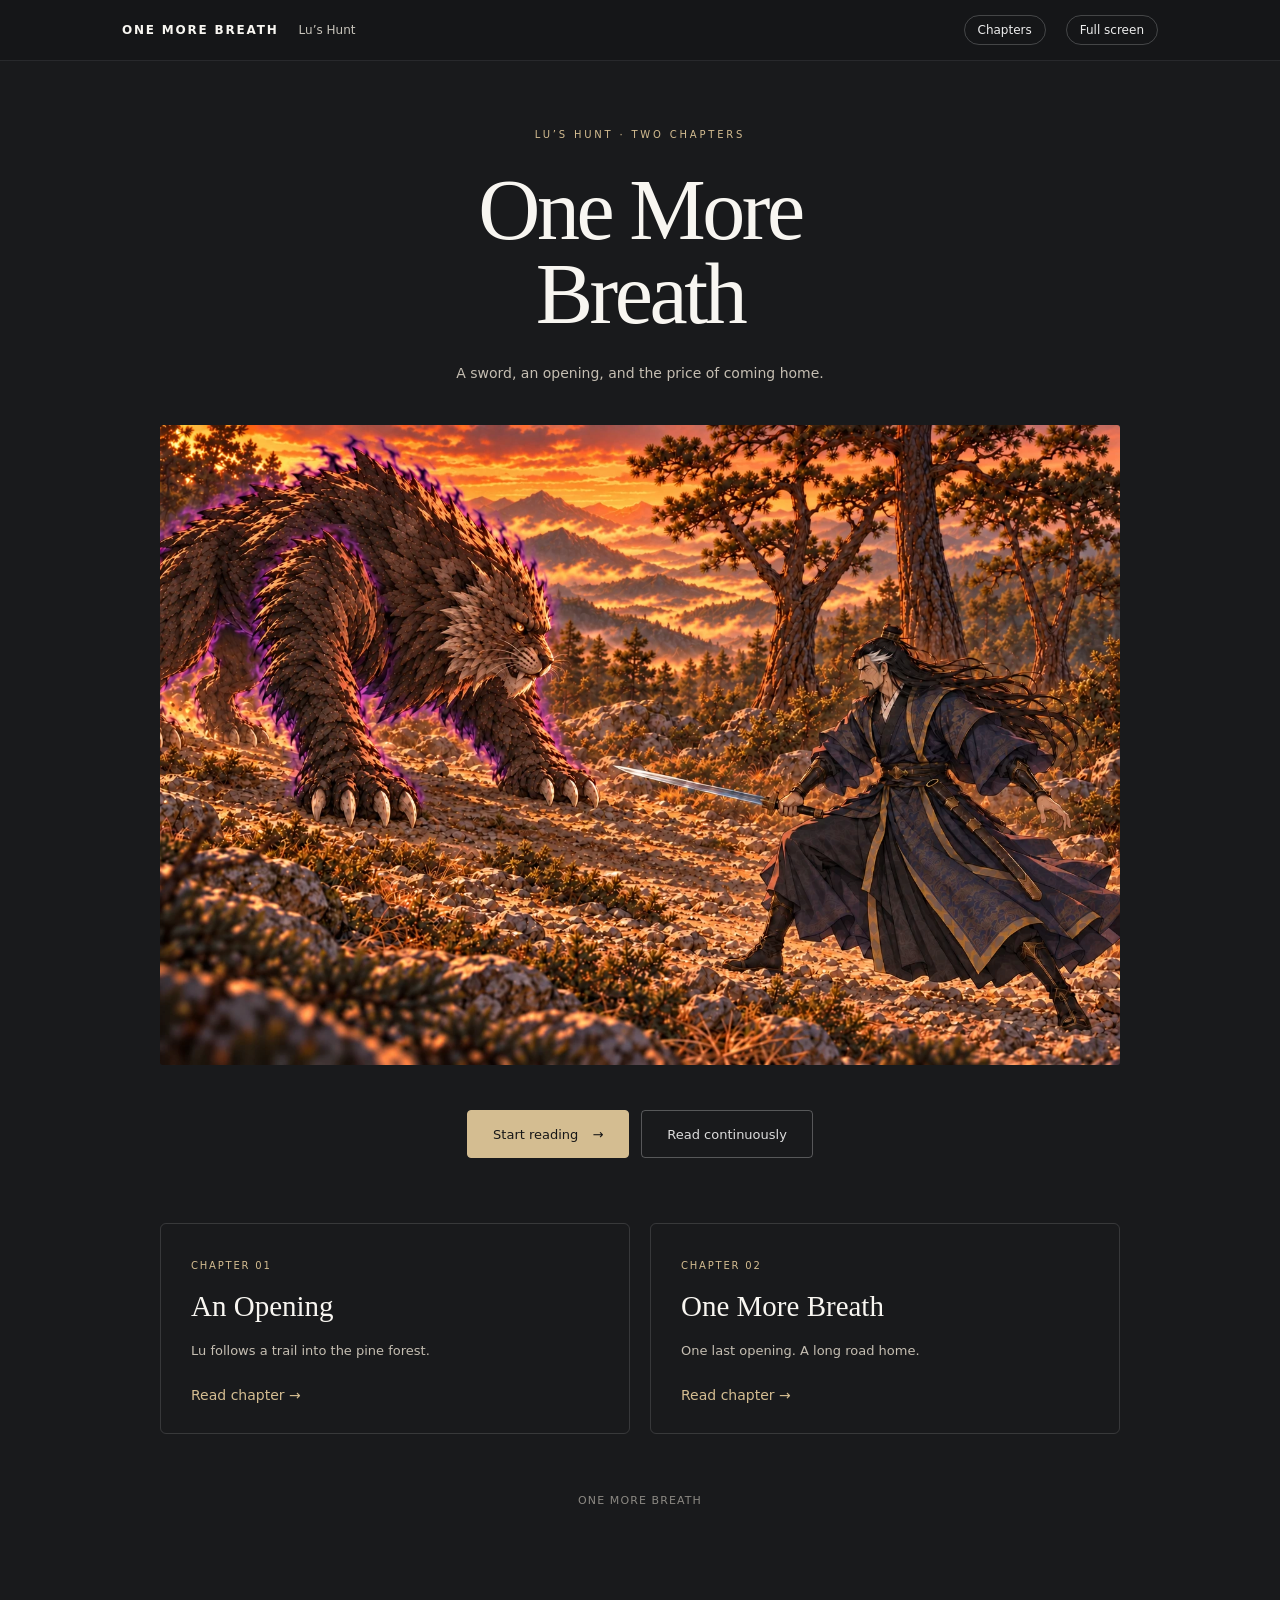
<file: index.html>
<!doctype html><html lang="en"><head><meta charset="utf-8"><meta name="viewport" content="width=device-width,initial-scale=1"><meta name="color-scheme" content="dark light"><meta name="description" content="Lu’s hunt in two illustrated scroll chapters. One More Breath."><title>One More Breath · Lu’s Hunt</title><link rel="stylesheet" href="style.css"><script src="reader.js" defer></script></head><body><a class="skip" href="#story">Skip to the story</a><header class="toolbar"><div class="toolbar-inner"><a class="brand" href="index.html">ONE MORE BREATH</a><span class="chapter-label" id="chapter-label">Lu’s Hunt</span><button class="tool" id="chapters-button" aria-haspopup="dialog">Chapters</button><button class="tool full-screen" id="fullscreen-button">Full screen</button></div><div class="progress" aria-hidden="true"><span id="progress"></span></div></header><dialog id="chapter-dialog" aria-labelledby="chapters-title"><div class="dialog-head"><h2 id="chapters-title">Chapters</h2><button class="tool" id="close-chapters" aria-label="Close chapter list">Close</button></div><nav class="chapter-nav" aria-label="Chapters"><a href="chapter-01.html"><span>CHAPTER 01</span>An Opening</a><a href="chapter-02.html"><span>CHAPTER 02</span>One More Breath</a></nav><a class="dialog-bottom" href="reader.html">Read both chapters continuously →</a></dialog><main class="home" id="story"><header class="home-head"><p class="kicker">Lu’s Hunt · Two chapters</p><h1>One More<br>Breath</h1><p>A sword, an opening, and the price of coming home.</p></header><figure class="cover"><img src="assets/p010.webp" width="1536" height="1024" alt="Lu faces the plated beast in the sunset forest."></figure><div class="home-start"><a class="read-link" href="chapter-01.html">Start reading <span>→</span></a><a class="read-link secondary" href="reader.html">Read continuously</a></div><nav class="chapter-cards" aria-label="Choose a chapter"><a class="chapter-card" href="chapter-01.html"><small>CHAPTER 01</small><h2>An Opening</h2><p>Lu follows a trail into the pine forest.</p><span class="arrow">Read chapter →</span></a><a class="chapter-card" href="chapter-02.html"><small>CHAPTER 02</small><h2>One More Breath</h2><p>One last opening. A long road home.</p><span class="arrow">Read chapter →</span></a></nav><footer class="home-footer">ONE MORE BREATH</footer></main></body></html>
</file>
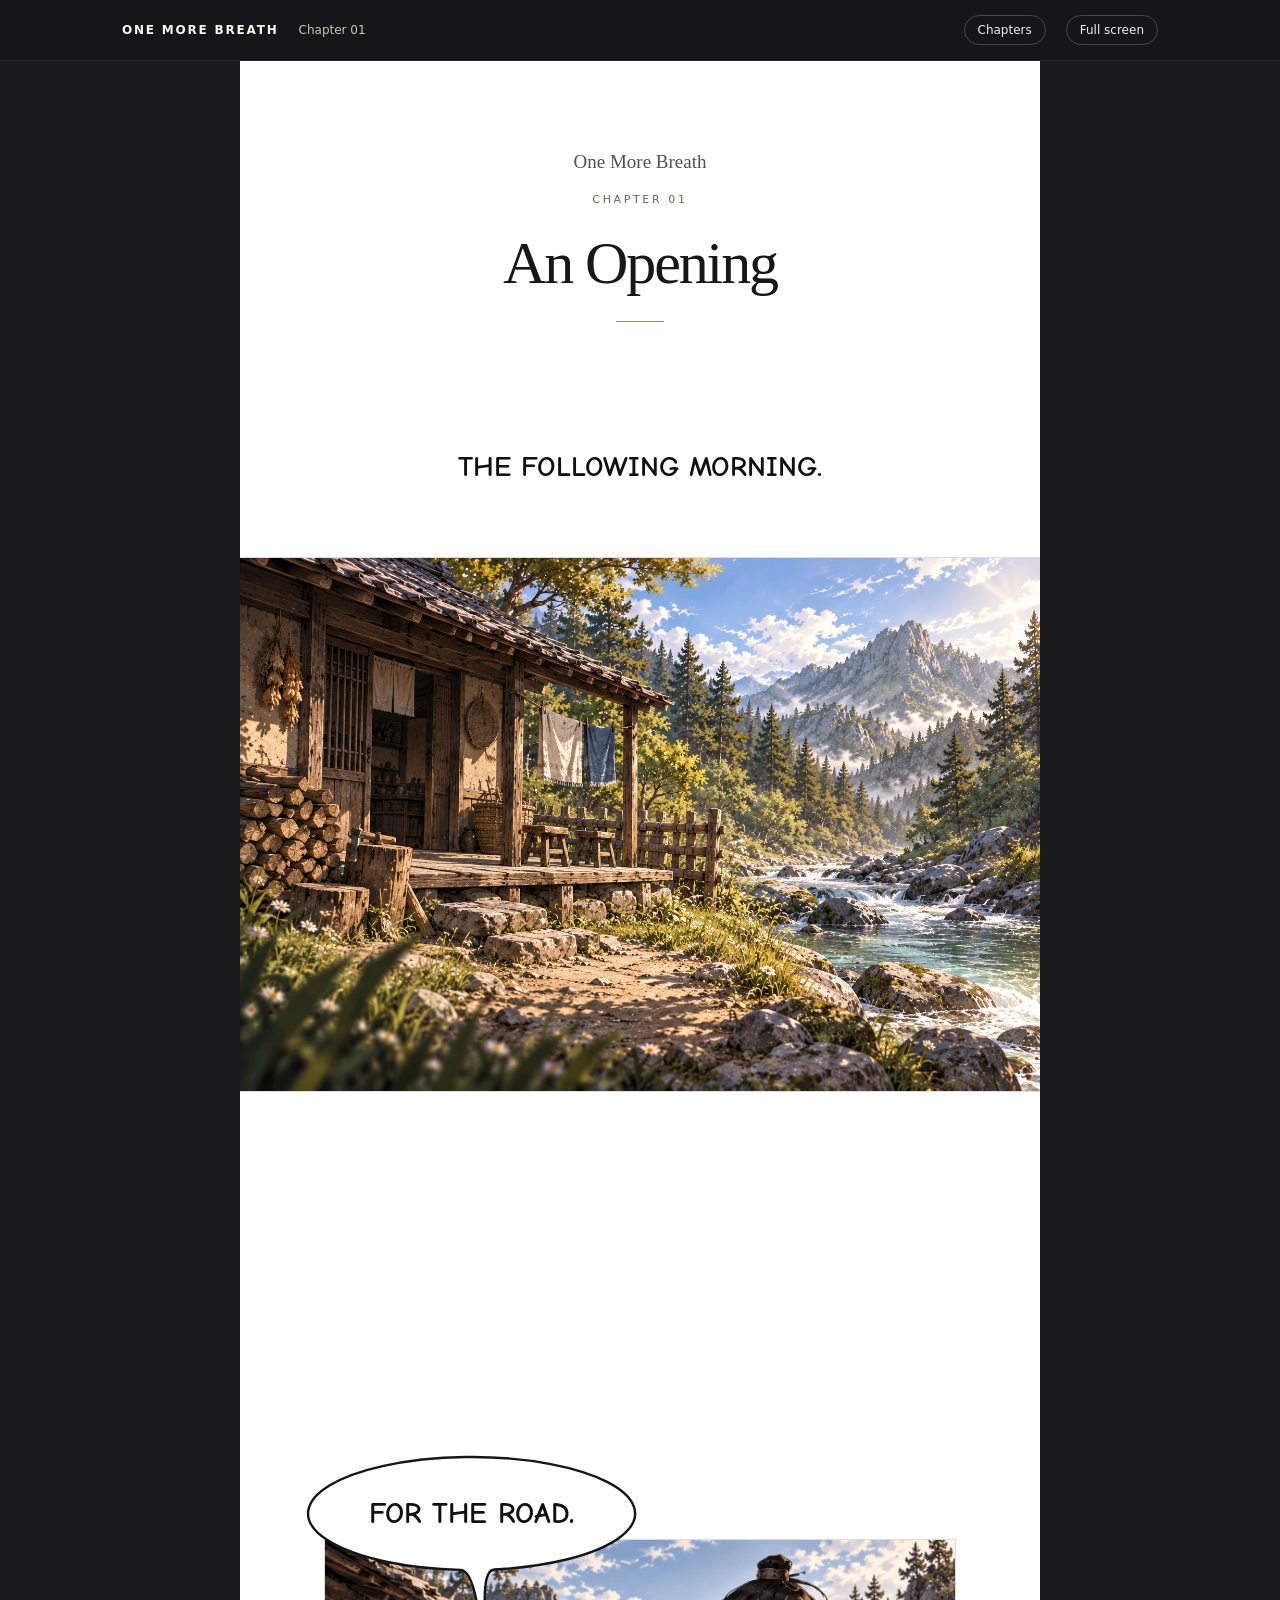
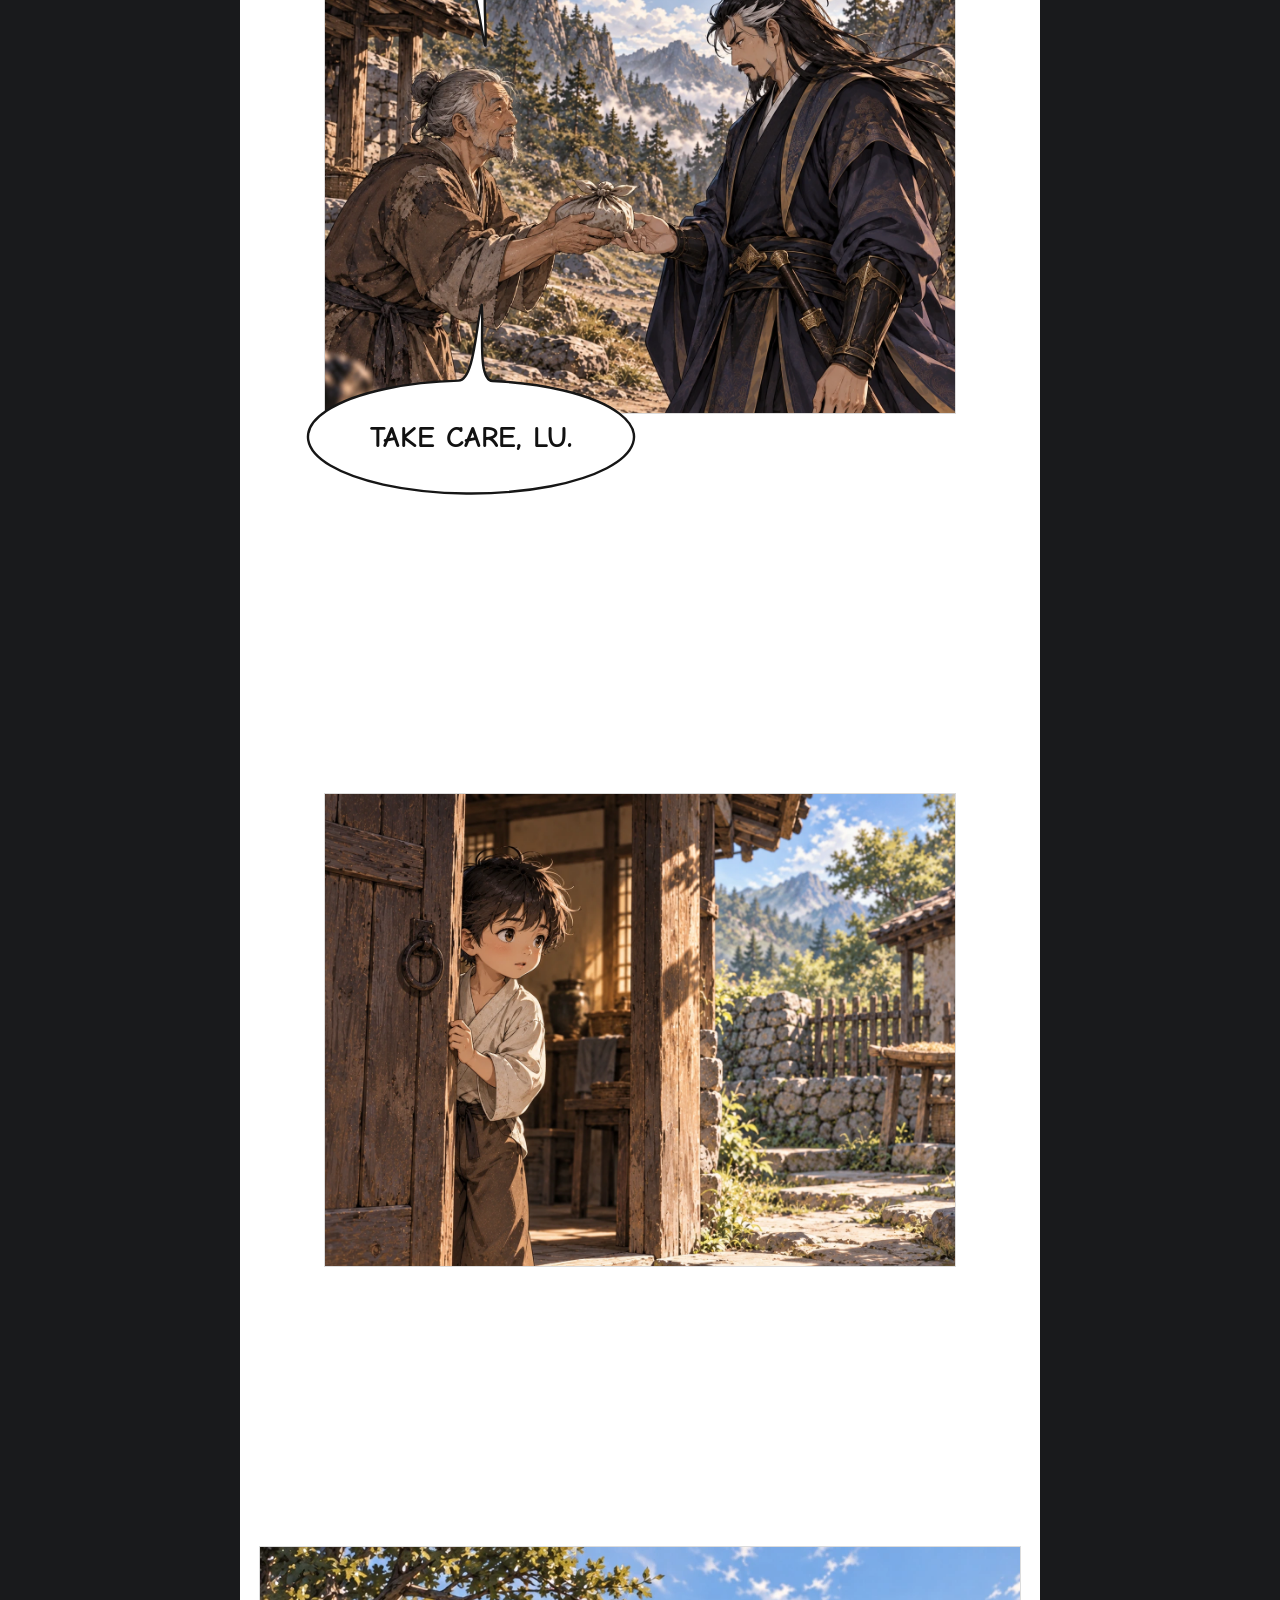
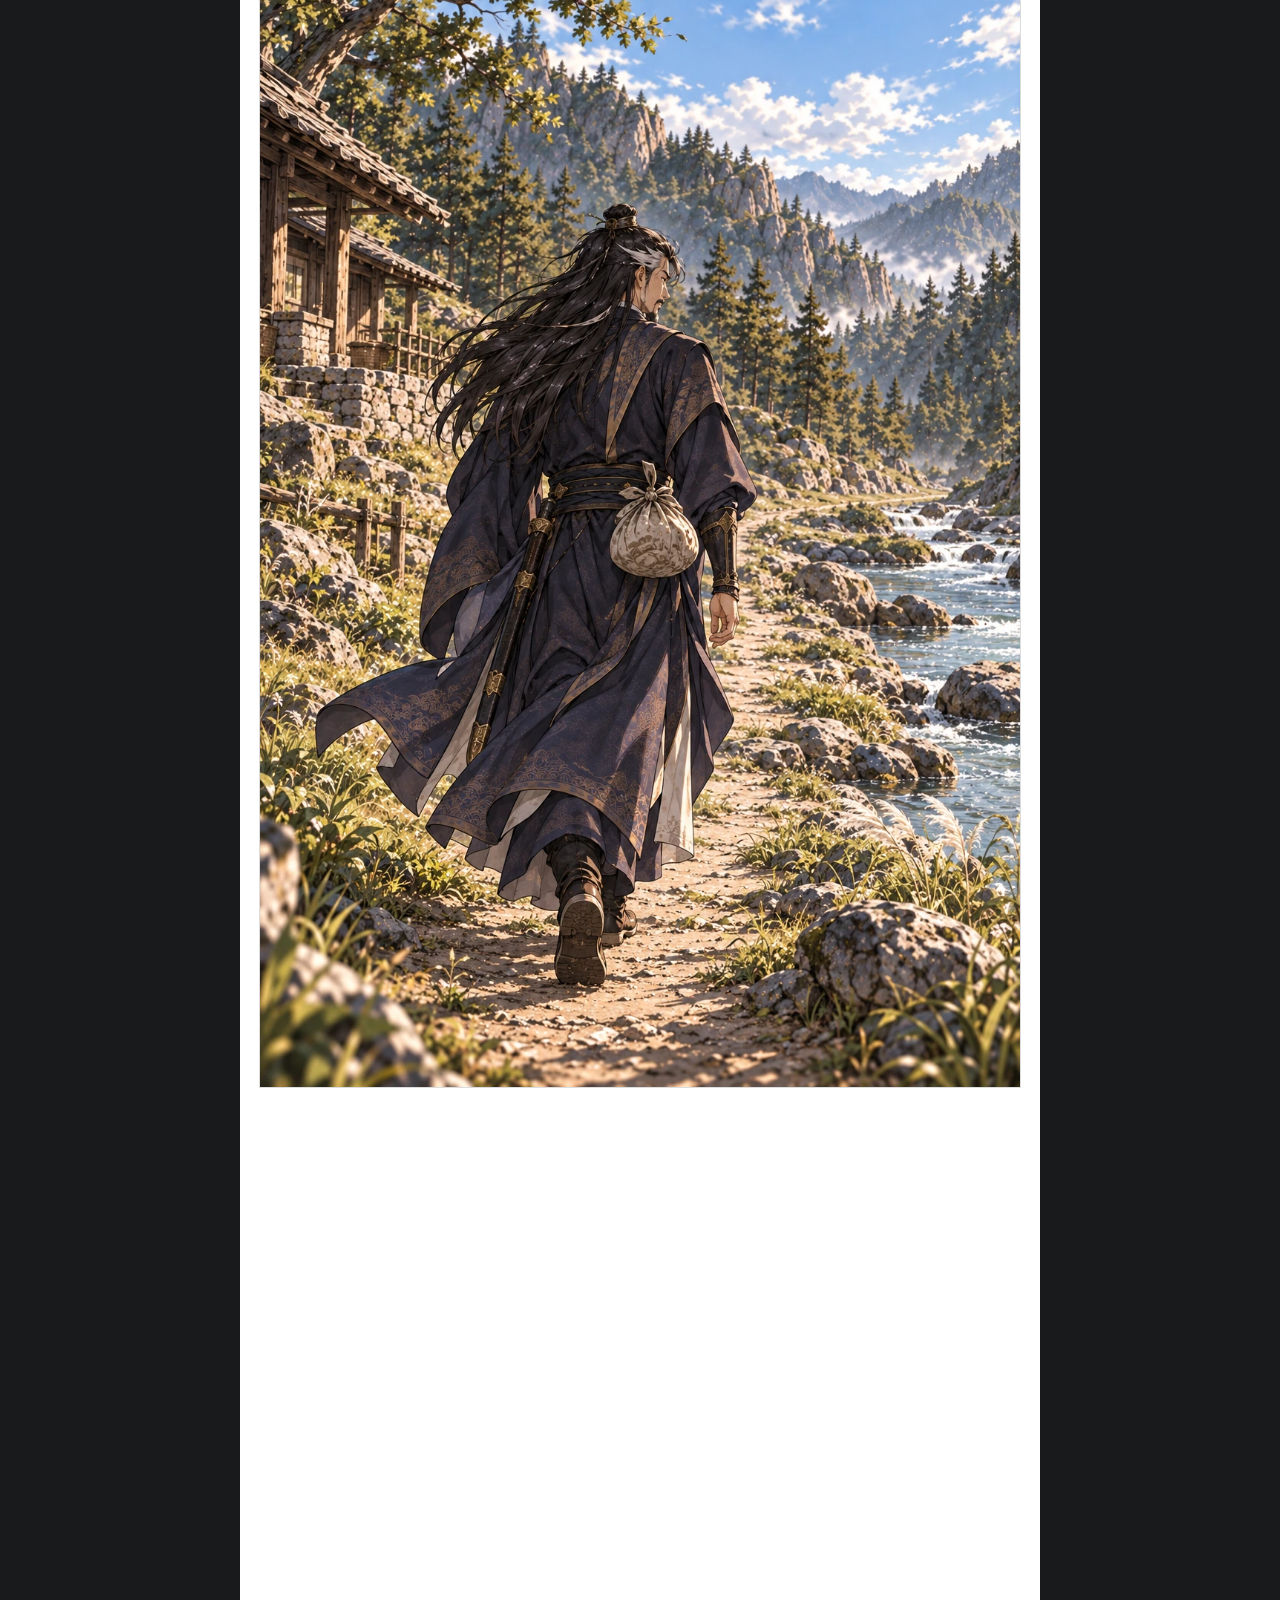
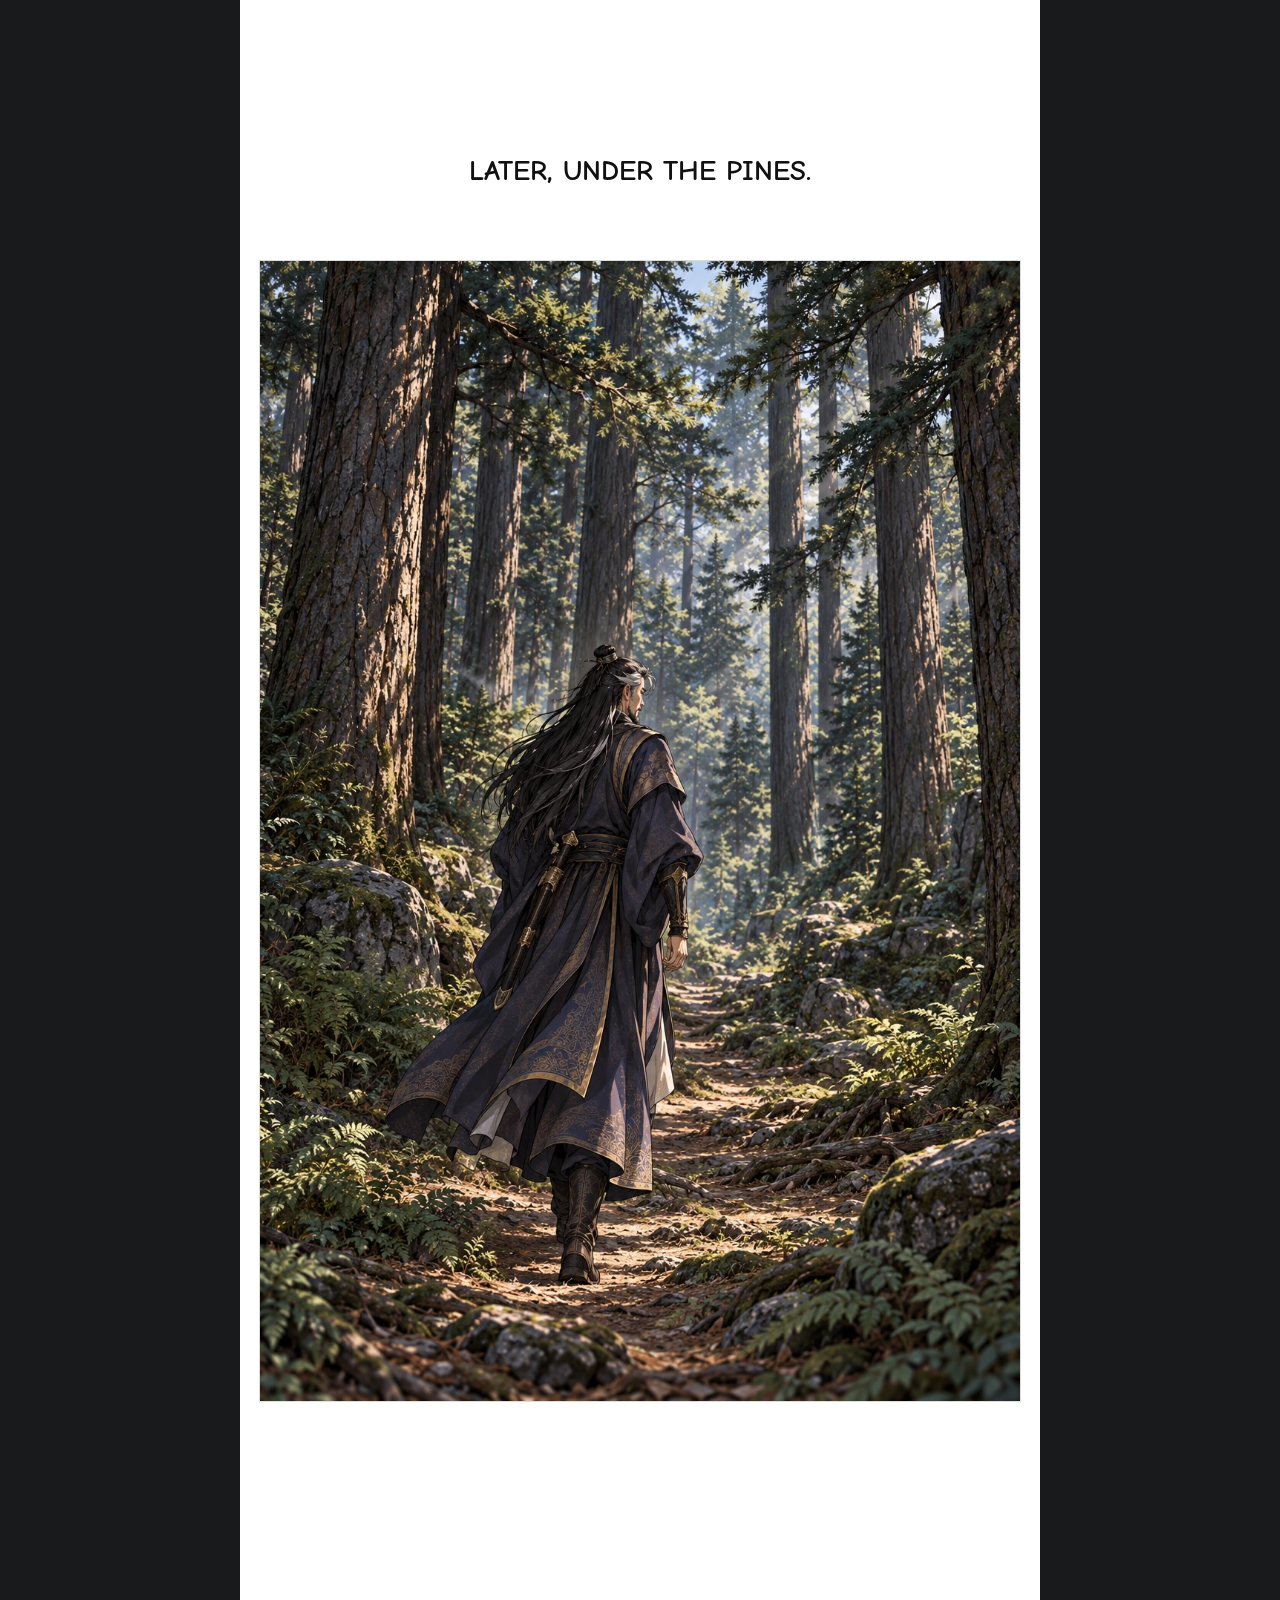
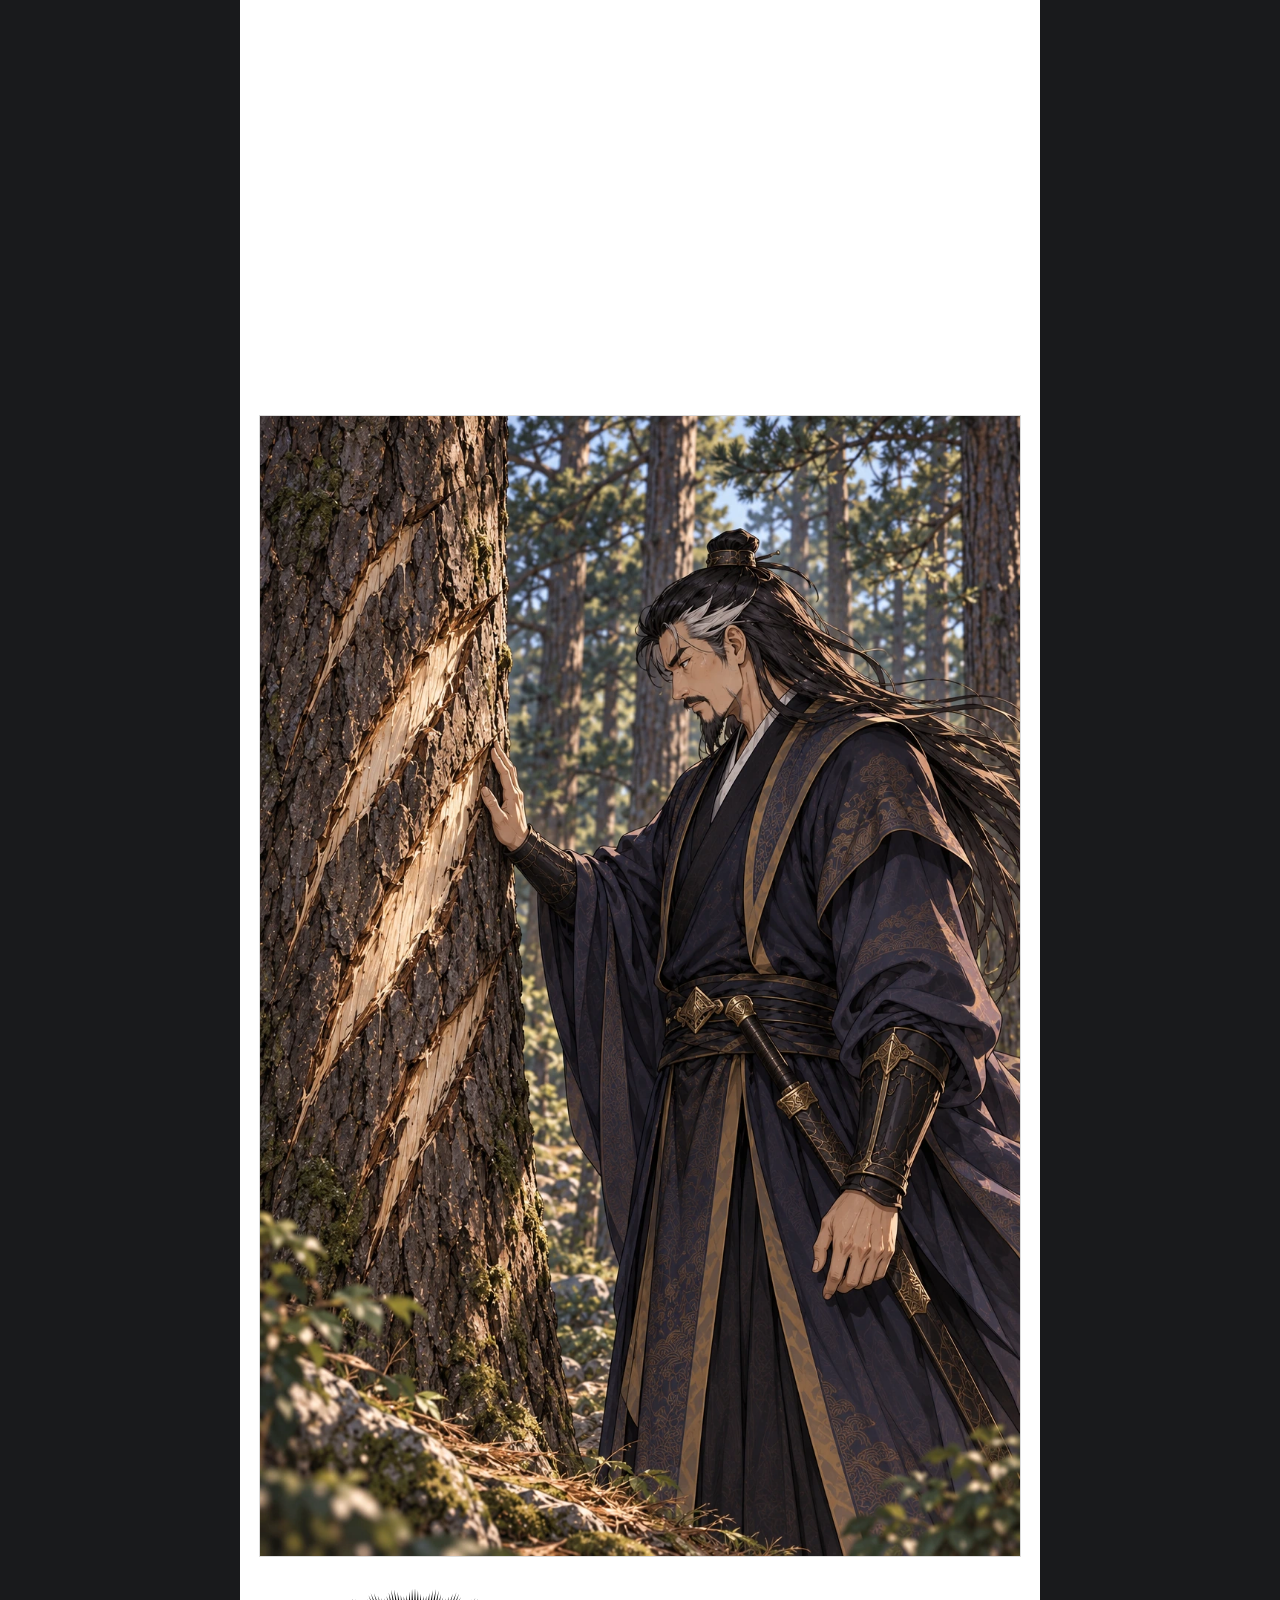
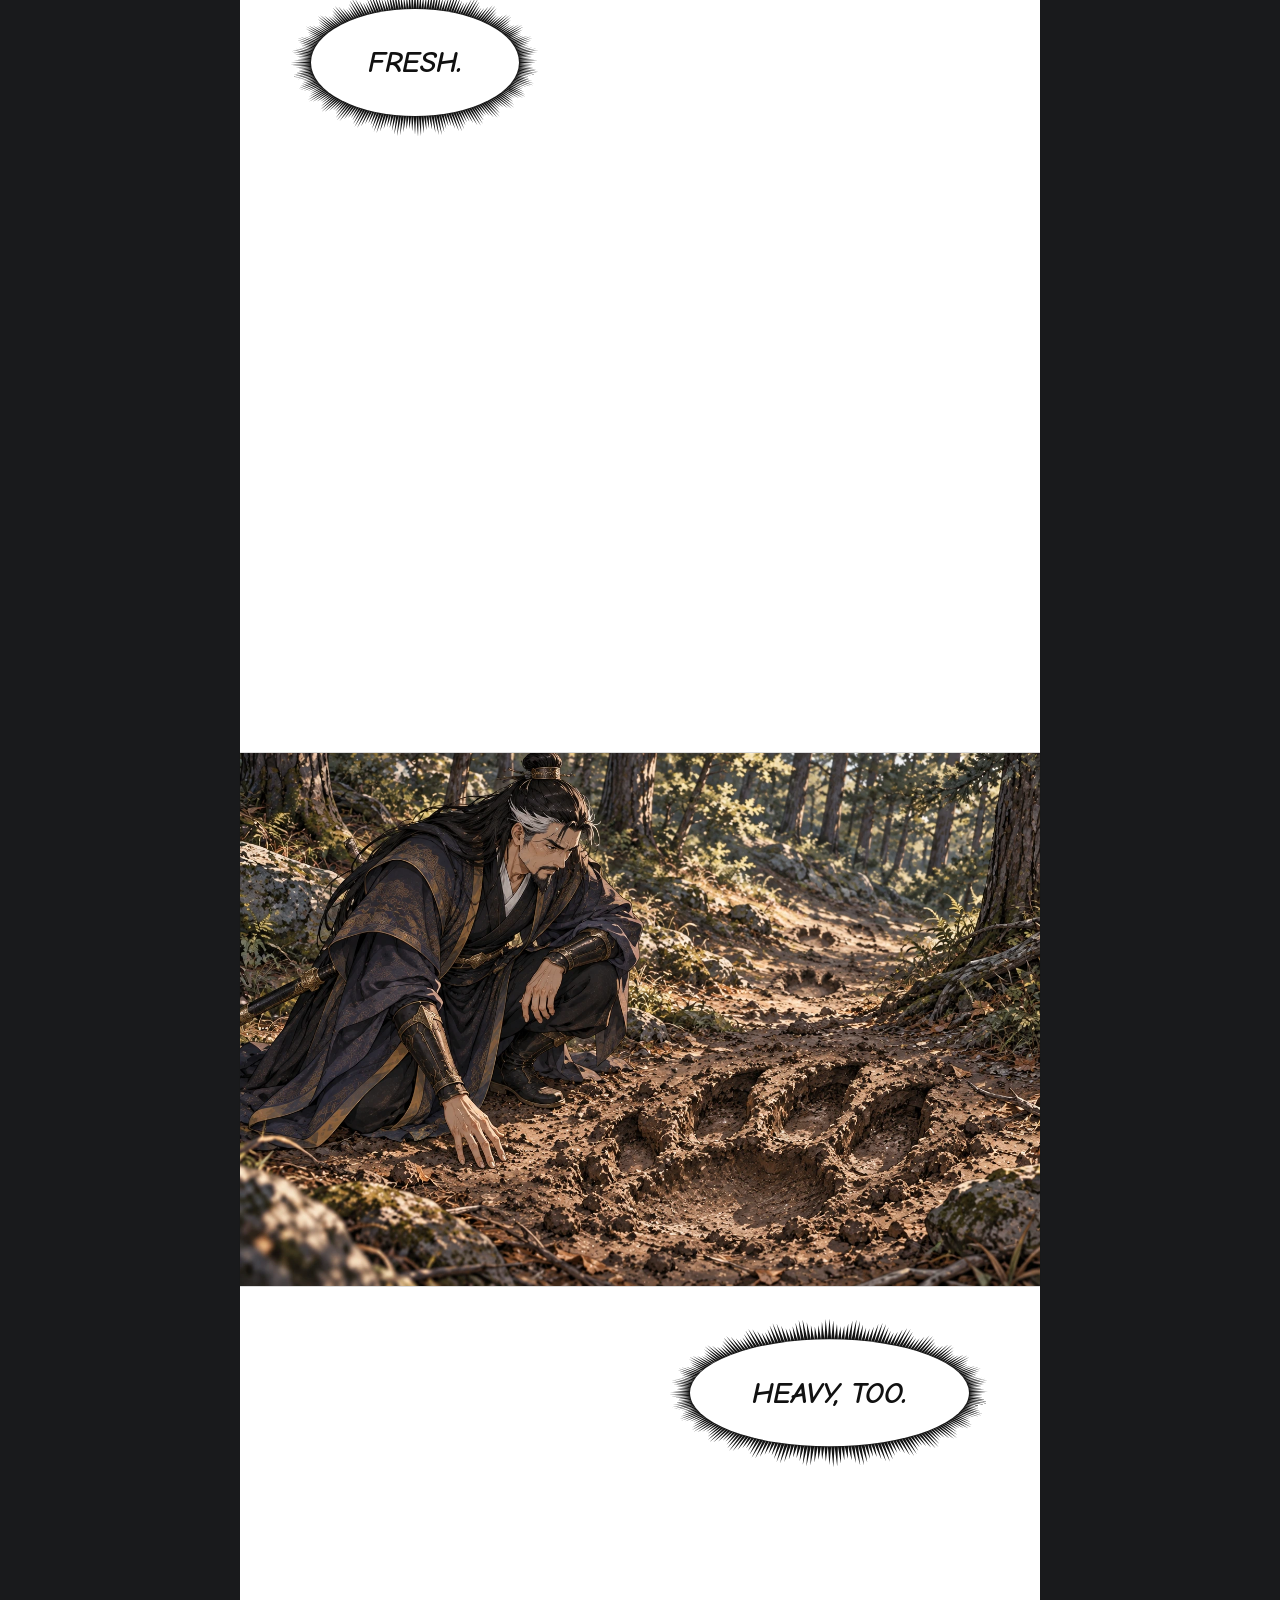
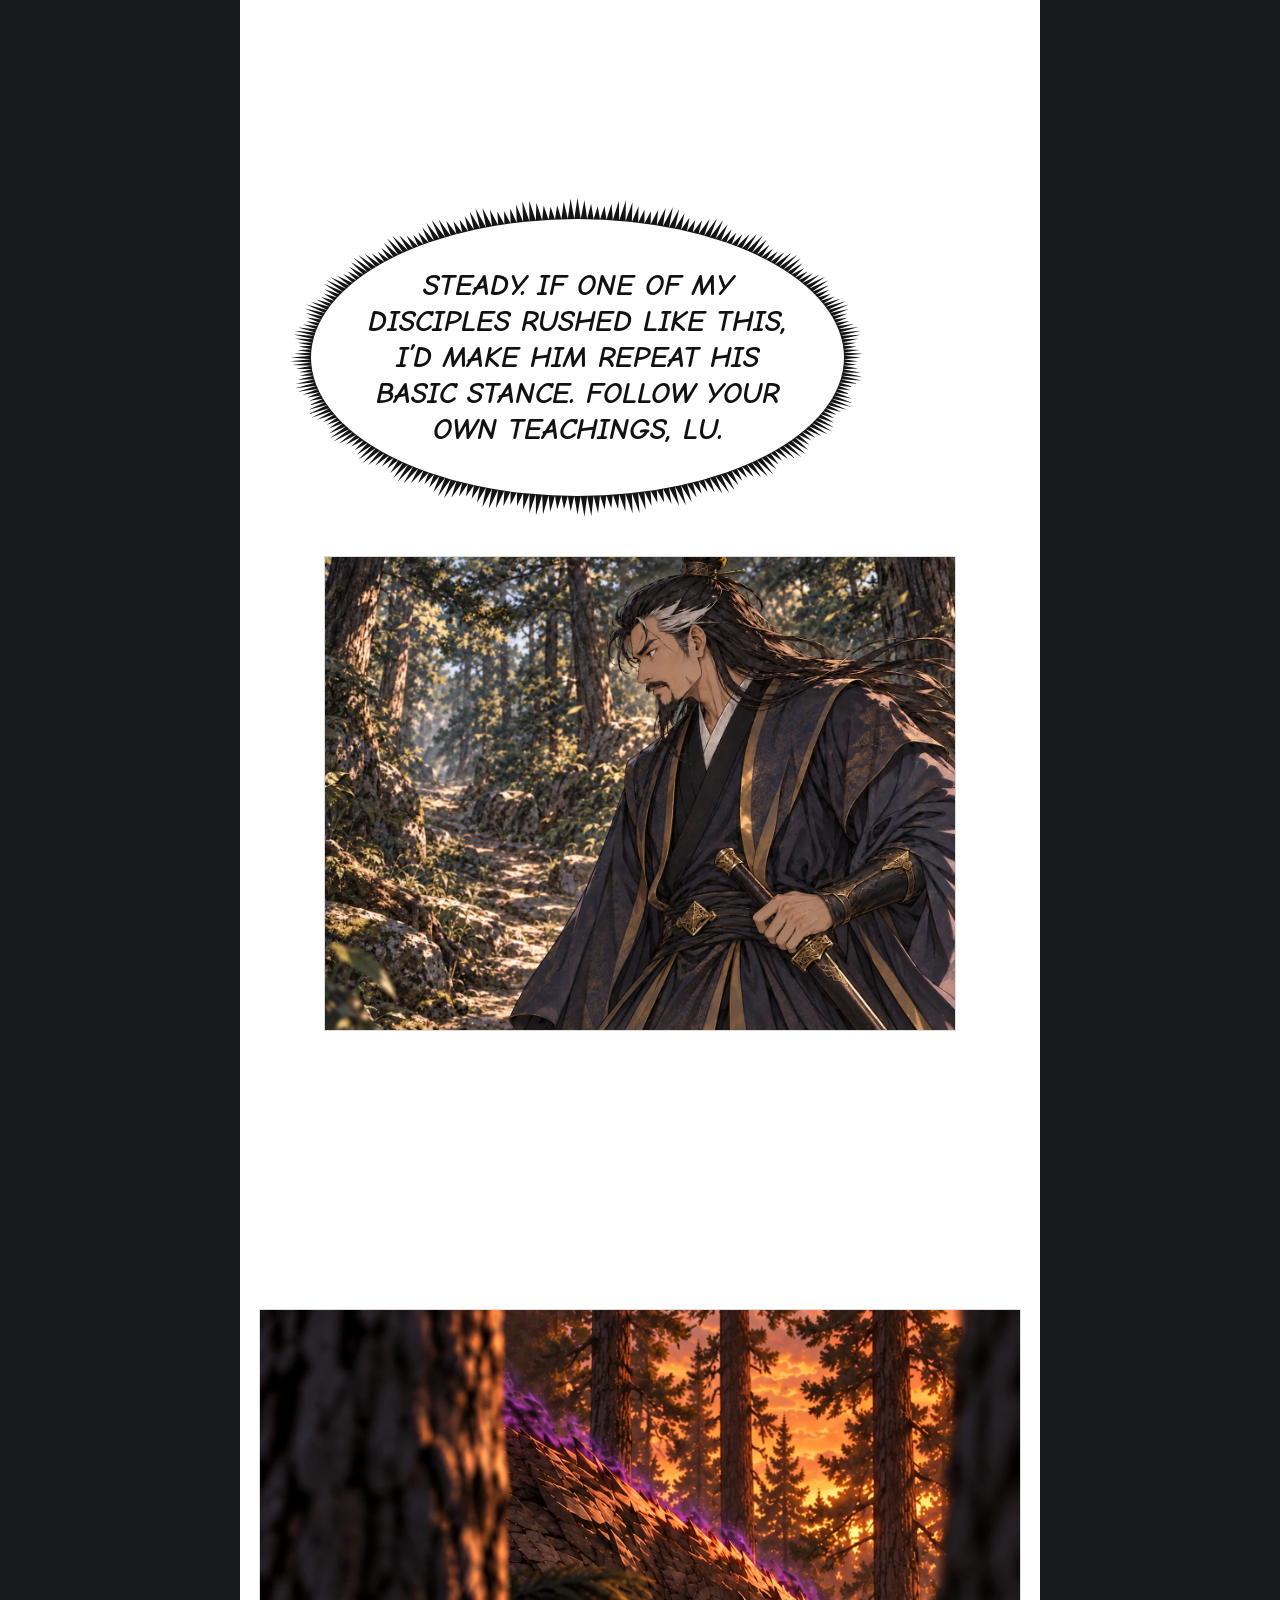
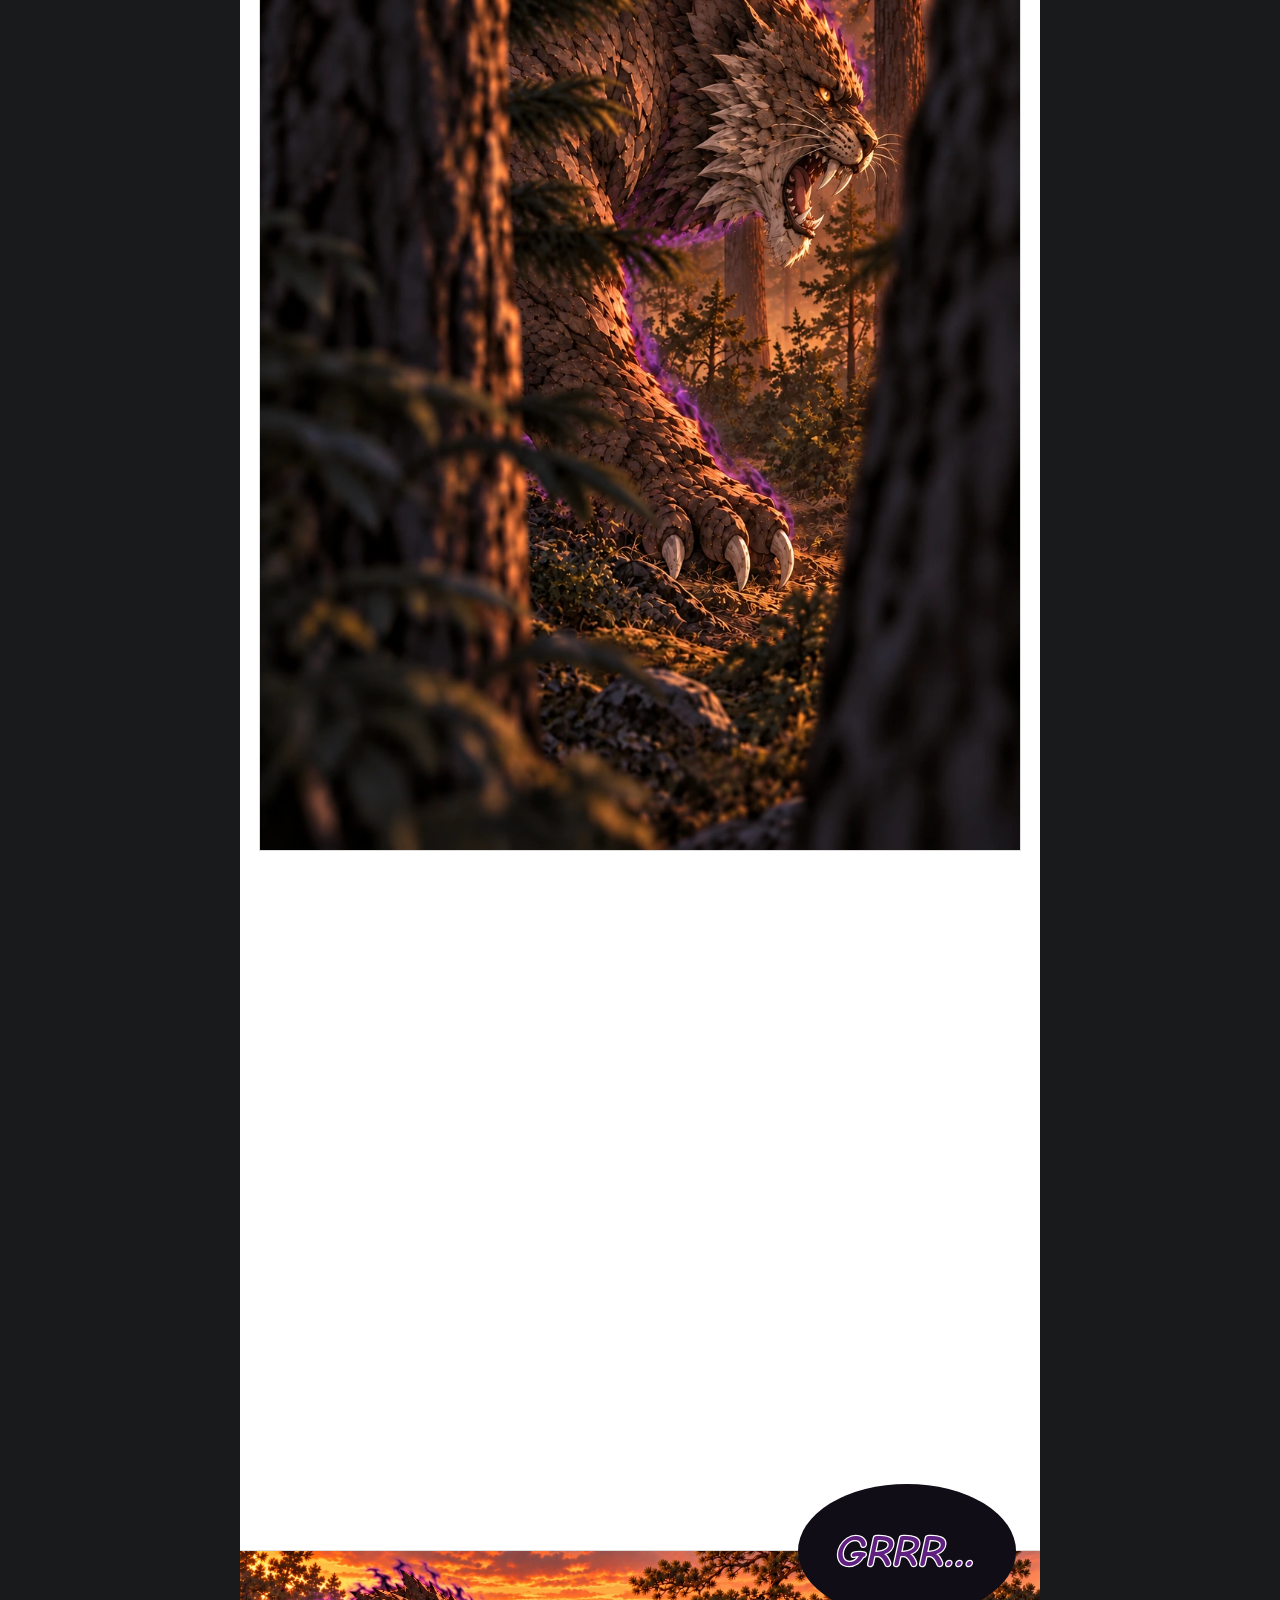
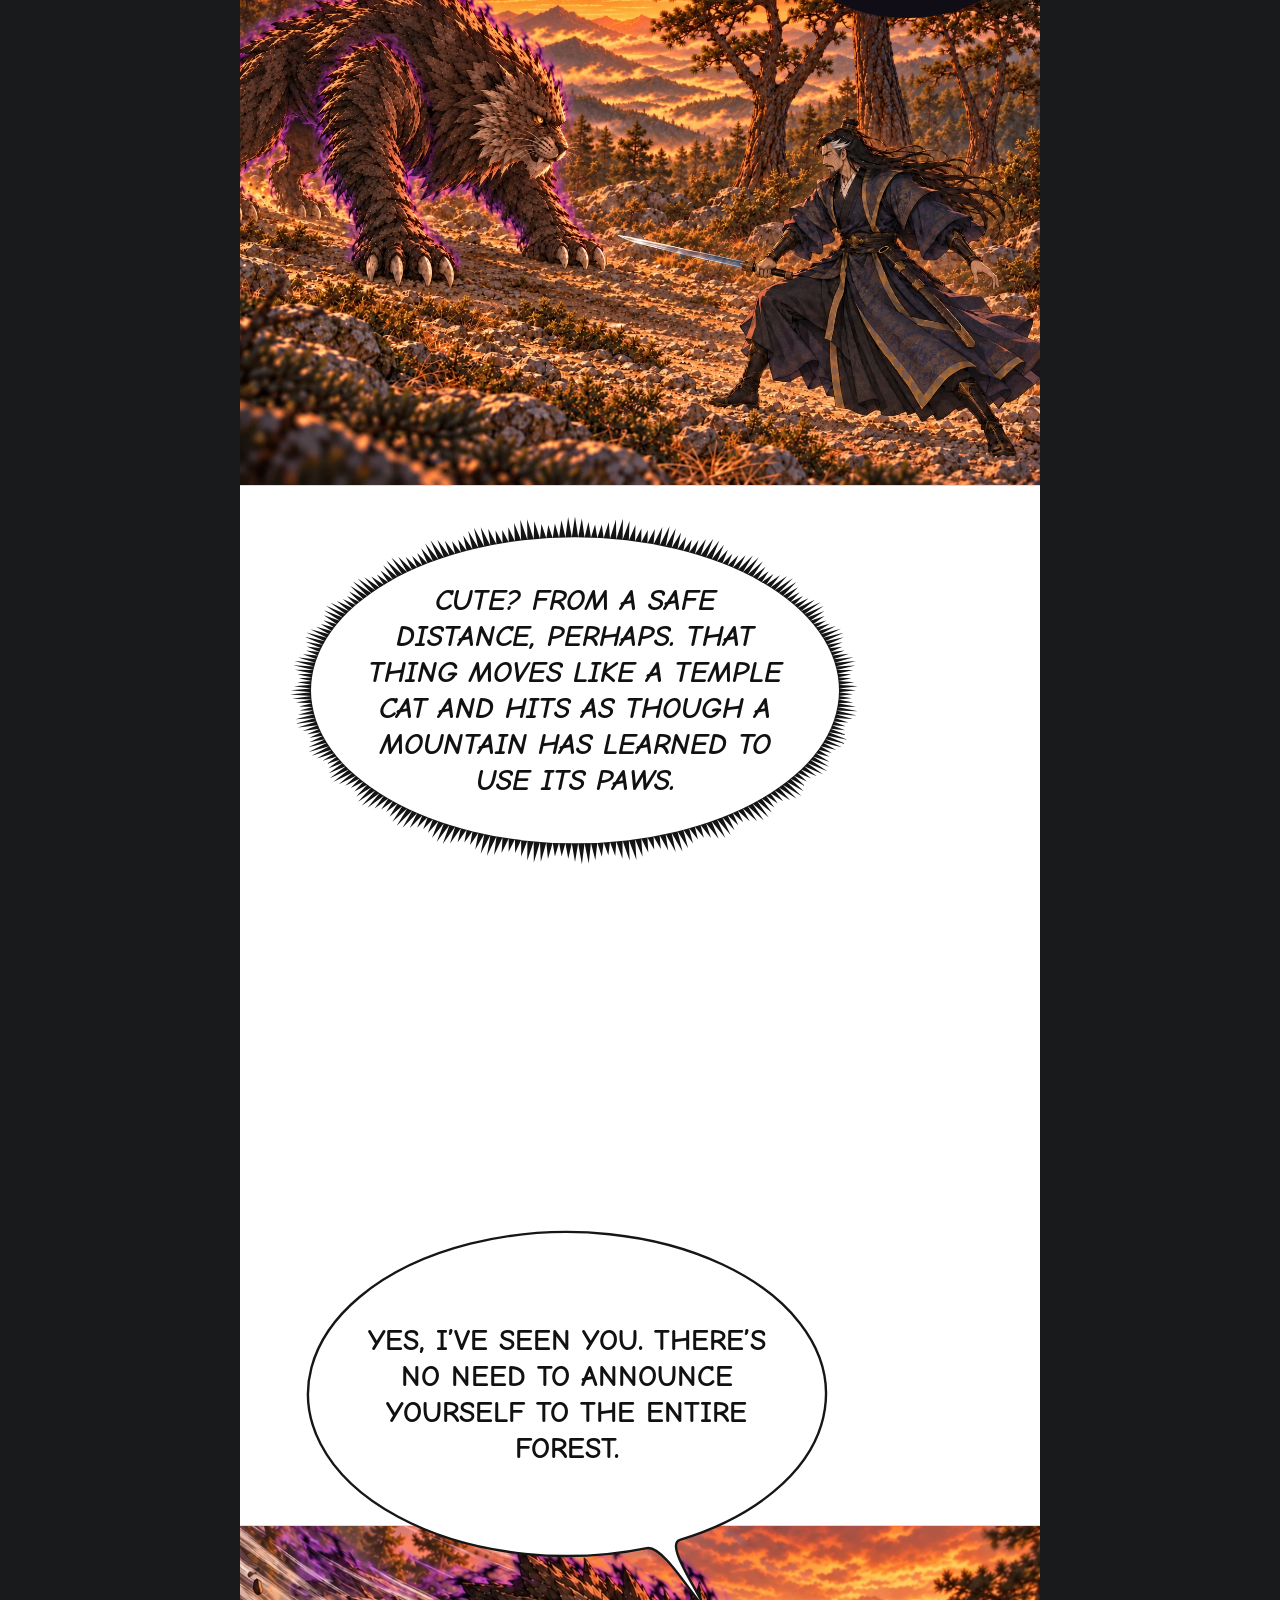
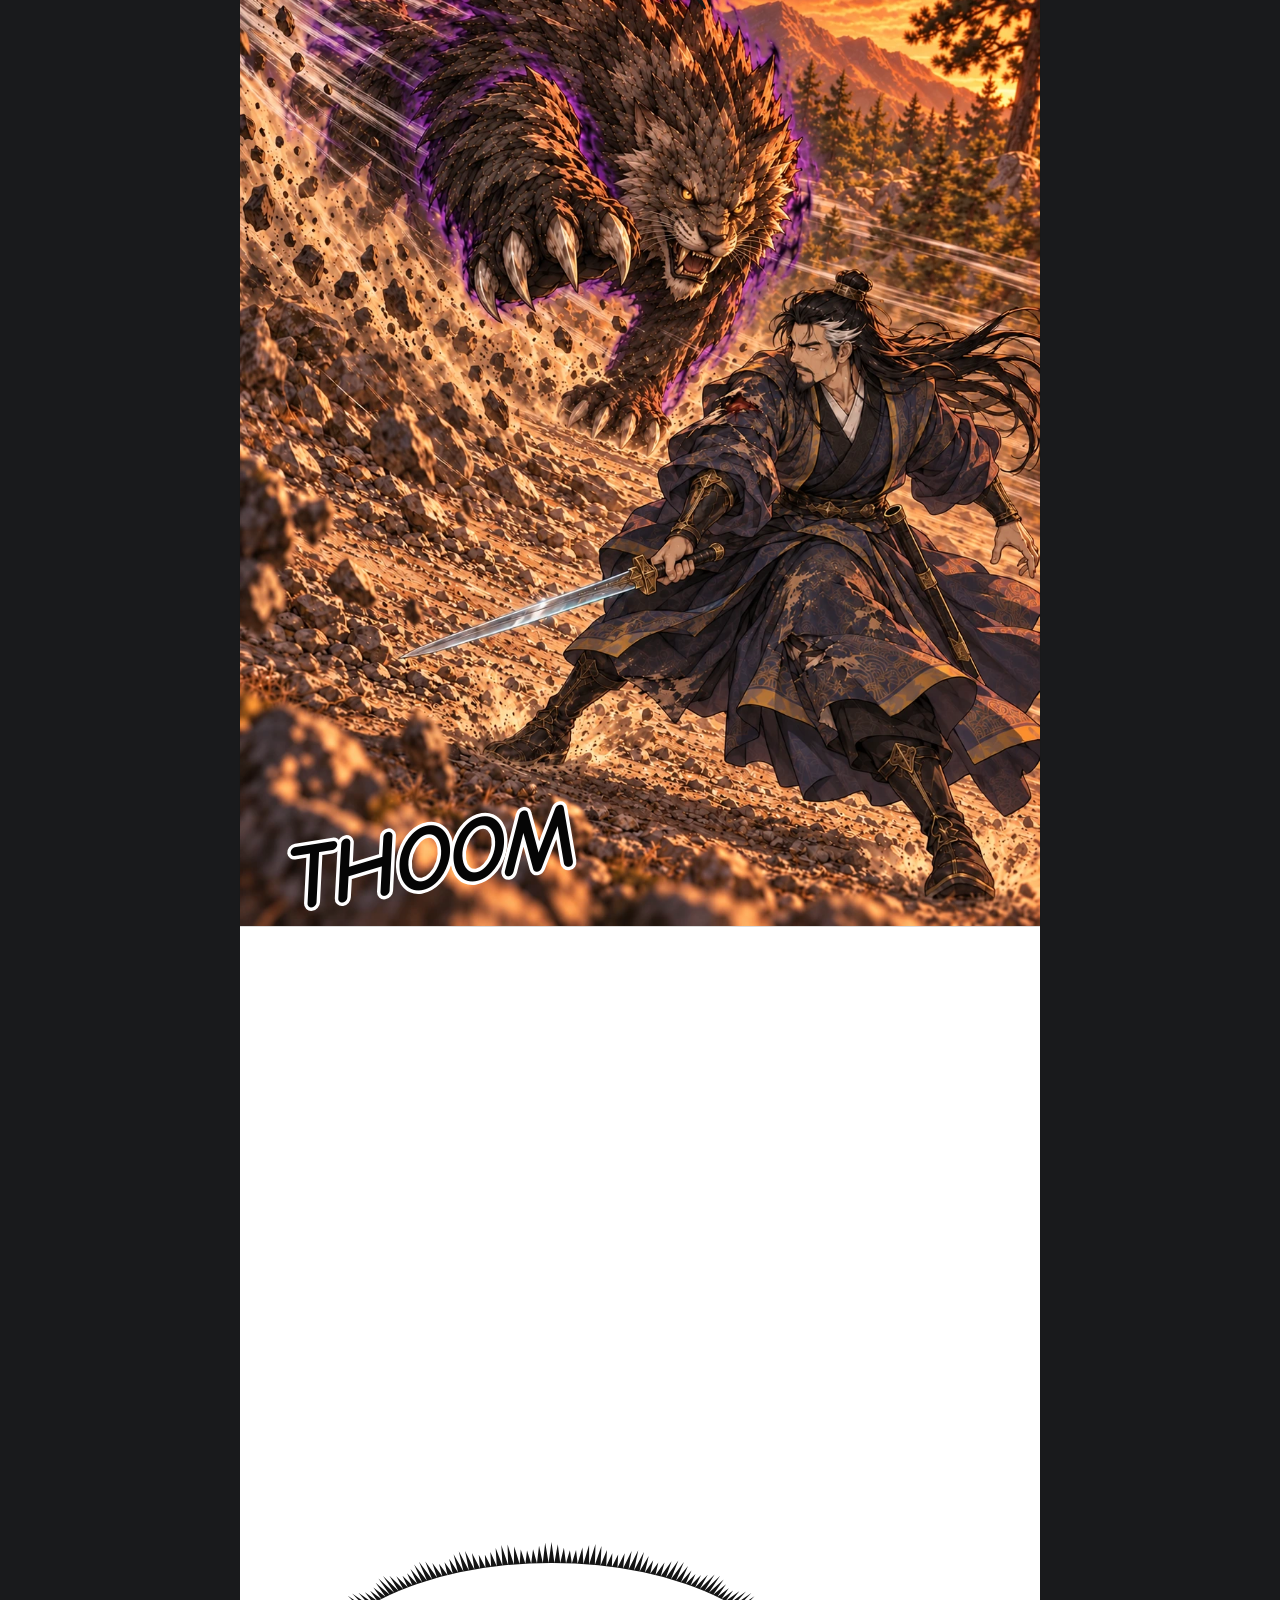
<file: chapter-01.html>
<!doctype html><html lang="en"><head><meta charset="utf-8"><meta name="viewport" content="width=device-width,initial-scale=1"><meta name="color-scheme" content="dark light"><meta name="description" content="Lu’s hunt in two illustrated scroll chapters. One More Breath."><title>Chapter 1 · An Opening · One More Breath</title><link rel="preload" href="assets/fonts/ComicNeue-Bold.ttf" as="font" type="font/ttf" crossorigin><link rel="preload" href="assets/fonts/ComicNeue-BoldItalic.ttf" as="font" type="font/ttf" crossorigin><link rel="stylesheet" href="style.css"><script src="reader.js" defer></script></head><body><a class="skip" href="#story">Skip to the story</a><header class="toolbar"><div class="toolbar-inner"><a class="brand" href="index.html">ONE MORE BREATH</a><span class="chapter-label" id="chapter-label">Chapter 01</span><button class="tool" id="chapters-button" aria-haspopup="dialog">Chapters</button><button class="tool full-screen" id="fullscreen-button">Full screen</button></div><div class="progress" aria-hidden="true"><span id="progress"></span></div></header><dialog id="chapter-dialog" aria-labelledby="chapters-title"><div class="dialog-head"><h2 id="chapters-title">Chapters</h2><button class="tool" id="close-chapters" aria-label="Close chapter list">Close</button></div><nav class="chapter-nav" aria-label="Chapters"><a href="chapter-01.html"><span>CHAPTER 01</span>An Opening</a><a href="chapter-02.html"><span>CHAPTER 02</span>One More Breath</a></nav><a class="dialog-bottom" href="reader.html">Read both chapters continuously →</a></dialog><main class="paper" id="story"><section data-chapter="1" id="chapter-1"><header class="chapter-intro"><p class="series-name">One More Breath</p><p class="chapter-kicker">Chapter 01</p><h1>An Opening</h1><hr class="ornament"></header><figure class="strip-panel" id="P001" data-panel="P001" style="aspect-ratio:800 / 1005.00"><img class="panel-art" src="assets/p001.webp" width="1536" height="1024" alt="The river house" loading="lazy" decoding="async" style="left:0.0000%;top:16.0199%;width:100.0000%;height:53.0680%;"><svg class="lettering" viewBox="0 0 800 1005.00" aria-hidden="true" xmlns="http://www.w3.org/2000/svg"><g data-letter="caption" data-region="before" data-draft="" data-part="1" data-speaker="Caption"><text text-anchor="middle" class="comic-text caption" font-size="29"><tspan x="400.00" y="78.57">THE FOLLOWING MORNING.</tspan></text></g></svg><figcaption class="sr-only">Caption: The following morning.</figcaption></figure><figure class="strip-panel" id="P002" data-panel="P002" style="aspect-ratio:800 / 991.75"><img class="panel-art" src="assets/p002.webp" width="1448" height="1086" alt="A small kindness" loading="lazy" decoding="async" style="left:10.6250%;top:13.9148%;width:78.7500%;height:47.6431%;"><svg class="lettering" viewBox="0 0 800 991.75" aria-hidden="true" xmlns="http://www.w3.org/2000/svg"><g data-letter="speech" data-region="before" data-draft="" data-part="1" data-speaker="Yansong"><path class="speech-outline" d="M220.42,167.87 A163.50,56.50 0 1 1 254.36,167.45 C238.38,168.22 247.51,225.28 245.35,243.55 C239.37,225.39 236.42,168.25 220.42,167.87 Z" fill="white" stroke="#161616" stroke-width="2.4" stroke-linejoin="round"/><text text-anchor="middle" class="comic-text speech" font-size="30"><tspan x="231.50" y="121.40">FOR THE ROAD.</tspan></text></g><g data-letter="speech" data-region="after" data-draft="" data-part="1" data-speaker="Yansong"><path class="speech-outline" d="M252.50,578.99 A163.00,56.50 0 1 1 218.57,578.66 C234.56,578.24 236.13,520.98 241.67,502.77 C244.27,521.06 236.52,578.26 252.50,578.99 Z" fill="white" stroke="#161616" stroke-width="2.4" stroke-linejoin="round"/><text text-anchor="middle" class="comic-text speech" font-size="30"><tspan x="231.00" y="644.90">TAKE CARE, LU.</tspan></text></g></svg><figcaption class="sr-only">Yansong: For the road. Yansong: Take care, Lu.</figcaption></figure><figure class="strip-panel" id="P003" data-panel="P003" style="aspect-ratio:800 / 752.75"><img class="panel-art" src="assets/p003.webp" width="1448" height="1086" alt="Watching quietly" loading="lazy" decoding="async" style="left:10.6250%;top:0.0000%;width:78.7500%;height:62.7698%;"><svg class="lettering" viewBox="0 0 800 752.75" aria-hidden="true" xmlns="http://www.w3.org/2000/svg"></svg><figcaption class="sr-only"></figcaption></figure><figure class="strip-panel" id="P004" data-panel="P004" style="aspect-ratio:800 / 1754.00"><img class="panel-art" src="assets/p004.webp" width="1024" height="1536" alt="Departure" loading="lazy" decoding="async" style="left:2.5000%;top:0.0000%;width:95.0000%;height:64.9943%;"><svg class="lettering" viewBox="0 0 800 1754.00" aria-hidden="true" xmlns="http://www.w3.org/2000/svg"></svg><figcaption class="sr-only"></figcaption></figure><figure class="strip-panel" id="P005" data-panel="P005" style="aspect-ratio:800 / 1915.00"><img class="panel-art" src="assets/p005.webp" width="1024" height="1536" alt="Under the trees" loading="lazy" decoding="async" style="left:2.5000%;top:8.4073%;width:95.0000%;height:59.5300%;"><svg class="lettering" viewBox="0 0 800 1915.00" aria-hidden="true" xmlns="http://www.w3.org/2000/svg"><g data-letter="caption" data-region="before" data-draft="" data-part="1" data-speaker="Caption"><text text-anchor="middle" class="comic-text caption" font-size="29"><tspan x="400.00" y="78.57">LATER, UNDER THE PINES.</tspan></text></g></svg><figcaption class="sr-only">Caption: Later, under the pines.</figcaption></figure><figure class="strip-panel" id="P006" data-panel="P006" style="aspect-ratio:800 / 1937.00"><img class="panel-art" src="assets/p006.webp" width="1024" height="1536" alt="Marks in the bark" loading="lazy" decoding="async" style="left:2.5000%;top:0.0000%;width:95.0000%;height:58.8539%;"><svg class="lettering" viewBox="0 0 800 1937.00" aria-hidden="true" xmlns="http://www.w3.org/2000/svg"><g data-letter="thought" data-region="after" data-draft="" data-part="1" data-speaker="Lu"><path d="M296.00,1246.50 L278.99,1247.15 L292.93,1248.13 L278.93,1248.44 L291.91,1249.72 L278.81,1249.73 L293.59,1251.45 L278.63,1251.02 L296.65,1253.42 L278.39,1252.31 L298.78,1255.44 L278.08,1253.59 L298.26,1257.20 L277.72,1254.87 L295.21,1258.53 L277.30,1256.14 L291.46,1259.60 L276.81,1257.41 L289.26,1260.85 L276.27,1258.67 L289.72,1262.69 L275.67,1259.93 L292.02,1265.09 L275.01,1261.18 L294.03,1267.58 L274.29,1262.42 L293.79,1269.49 L273.51,1263.65 L290.89,1270.51 L272.68,1264.87 L286.74,1270.97 L271.79,1266.07 L283.56,1271.66 L270.84,1267.27 L282.78,1273.28 L269.84,1268.46 L284.12,1275.92 L268.78,1269.63 L285.76,1278.88 L267.66,1270.79 L285.68,1281.12 L266.50,1271.93 L283.06,1282.05 L265.28,1273.06 L278.82,1281.96 L264.00,1274.18 L274.92,1281.92 L262.68,1275.28 L273.01,1283.04 L261.30,1276.36 L273.26,1285.64 L259.87,1277.42 L274.30,1288.97 L258.39,1278.47 L274.22,1291.65 L256.87,1279.49 L271.90,1292.70 L255.29,1280.50 L267.79,1292.22 L253.67,1281.49 L263.50,1291.42 L252.01,1282.46 L260.68,1291.79 L250.29,1283.41 L259.85,1294.05 L248.54,1284.33 L260.10,1297.55 L246.74,1285.23 L259.80,1300.70 L244.90,1286.11 L257.71,1302.07 L243.02,1286.97 L253.89,1301.41 L241.10,1287.80 L249.52,1299.91 L239.14,1288.61 L246.08,1299.39 L237.14,1289.40 L244.29,1301.01 L235.11,1290.16 L243.67,1304.42 L233.04,1290.89 L242.93,1307.95 L230.94,1291.60 L240.94,1309.76 L228.80,1292.28 L237.46,1309.16 L226.64,1292.94 L233.26,1307.15 L224.44,1293.57 L229.54,1305.70 L222.22,1294.17 L227.02,1306.45 L219.96,1294.74 L225.54,1309.46 L217.68,1295.29 L224.21,1313.18 L215.38,1295.80 L222.13,1315.48 L213.05,1296.29 L218.95,1315.16 L210.70,1296.75 L215.11,1312.85 L208.33,1297.18 L211.42,1310.56 L205.94,1297.58 L208.48,1310.30 L203.53,1297.95 L206.27,1312.63 L201.11,1298.29 L204.29,1316.29 L198.67,1298.60 L201.92,1319.00 L196.21,1298.88 L198.92,1319.12 L193.75,1299.12 L195.51,1316.78 L191.27,1299.34 L192.13,1313.83 L188.78,1299.53 L189.10,1312.52 L186.29,1299.68 L186.41,1313.95 L183.79,1299.81 L183.80,1317.25 L181.28,1299.90 L181.01,1320.22 L178.77,1299.96 L178.02,1320.84 L176.26,1300.00 L175.00,1318.71 L173.74,1300.00 L172.12,1315.34 L171.23,1299.96 L169.34,1313.08 L168.72,1299.90 L166.48,1313.47 L166.21,1299.81 L163.37,1316.15 L163.71,1299.68 L160.09,1319.14 L161.22,1299.53 L156.94,1320.22 L158.73,1299.34 L154.20,1318.48 L156.25,1299.12 L151.89,1314.98 L153.79,1298.88 L149.64,1311.96 L151.33,1298.60 L146.95,1311.29 L148.89,1298.29 L143.59,1313.12 L146.47,1297.95 L139.86,1315.87 L144.06,1297.58 L136.40,1317.27 L141.67,1297.18 L133.78,1316.01 L139.30,1296.75 L132.01,1312.64 L136.95,1296.29 L130.46,1309.13 L134.62,1295.80 L128.27,1307.48 L132.32,1295.29 L124.98,1308.35 L130.04,1294.74 L120.93,1310.59 L127.78,1294.17 L117.10,1312.10 L125.56,1293.57 L114.41,1311.33 L123.36,1292.94 L113.06,1308.29 L121.20,1292.28 L112.28,1304.58 L119.06,1291.60 L110.86,1302.16 L116.96,1290.89 L107.98,1302.04 L114.89,1290.16 L103.85,1303.57 L112.86,1289.40 L99.67,1304.95 L110.86,1288.61 L96.76,1304.54 L108.90,1287.80 L95.64,1301.96 L106.98,1286.97 L95.60,1298.32 L105.10,1286.11 L95.12,1295.41 L103.26,1285.23 L92.96,1294.41 L101.46,1284.33 L89.07,1295.11 L99.71,1283.41 L84.66,1296.12 L97.99,1282.46 L81.44,1295.90 L96.33,1281.49 L80.36,1293.78 L94.71,1280.50 L80.91,1290.45 L93.13,1279.49 L81.43,1287.34 L91.61,1278.47 L80.26,1285.65 L90.13,1277.42 L76.91,1285.52 L88.70,1276.36 L72.51,1285.97 L87.32,1275.28 L68.98,1285.70 L86.00,1274.18 L67.76,1283.97 L84.72,1273.06 L68.69,1281.07 L83.50,1271.93 L70.15,1278.06 L82.34,1270.79 L70.12,1275.97 L81.22,1269.63 L67.64,1275.11 L80.16,1268.46 L63.52,1274.89 L79.16,1267.27 L59.79,1274.37 L78.21,1266.07 L58.30,1272.85 L77.32,1264.87 L59.38,1270.42 L76.49,1263.65 L61.62,1267.74 L75.71,1262.42 L62.77,1265.55 L74.99,1261.18 L61.40,1264.16 L74.33,1259.93 L57.87,1263.29 L73.73,1258.67 L54.12,1262.32 L73.19,1257.41 L52.34,1260.81 L72.70,1256.14 L53.37,1258.77 L72.28,1254.87 L56.14,1256.56 L71.92,1253.59 L58.39,1254.57 L71.61,1252.31 L58.27,1252.95 L71.37,1251.02 L55.62,1251.51 L71.19,1249.73 L52.11,1250.00 L71.07,1248.44 L50.10,1248.30 L71.01,1247.15 L50.91,1246.50 L71.01,1245.85 L53.96,1244.79 L71.07,1244.56 L57.12,1243.24 L71.19,1243.27 L58.27,1241.68 L71.37,1241.98 L56.72,1239.90 L71.61,1240.69 L53.74,1237.86 L71.92,1239.41 L51.65,1235.78 L72.28,1238.13 L52.17,1234.02 L72.70,1236.86 L55.24,1232.76 L73.19,1235.59 L59.06,1231.78 L73.73,1234.33 L61.38,1230.58 L74.33,1233.07 L61.05,1228.74 L74.99,1231.82 L58.86,1226.28 L75.71,1230.58 L56.91,1223.74 L76.49,1229.35 L57.17,1221.80 L77.32,1228.13 L60.06,1220.82 L78.21,1226.93 L64.24,1220.45 L79.16,1225.73 L67.52,1219.85 L80.16,1224.54 L68.42,1218.26 L81.22,1223.37 L67.21,1215.59 L82.34,1222.21 L65.65,1212.58 L83.50,1221.07 L65.76,1210.30 L84.72,1219.94 L68.37,1209.39 L86.00,1218.82 L72.62,1209.55 L87.32,1217.72 L76.57,1209.69 L88.70,1216.64 L78.59,1208.64 L90.13,1215.58 L78.46,1206.04 L91.61,1214.53 L77.53,1202.68 L93.13,1213.51 L77.66,1199.94 L94.71,1212.50 L79.97,1198.89 L96.33,1211.51 L84.07,1199.43 L97.99,1210.54 L88.38,1200.33 L99.71,1209.59 L91.27,1200.05 L101.46,1208.67 L92.22,1197.83 L103.26,1207.77 L92.08,1194.32 L105.10,1206.89 L92.46,1191.13 L106.98,1206.03 L94.55,1189.74 L108.90,1205.20 L98.35,1190.43 L110.86,1204.39 L102.70,1192.01 L112.86,1203.60 L106.18,1192.63 L114.89,1202.84 L108.06,1191.09 L116.96,1202.11 L108.80,1187.70 L119.06,1201.40 L109.62,1184.14 L121.20,1200.72 L111.64,1182.30 L123.36,1200.06 L115.09,1182.90 L125.56,1199.43 L119.25,1184.99 L127.78,1198.83 L122.97,1186.54 L130.04,1198.26 L125.55,1185.88 L132.32,1197.71 L127.14,1182.92 L134.62,1197.20 L128.55,1179.20 L136.95,1196.71 L130.69,1176.88 L139.30,1196.25 L133.85,1177.18 L141.67,1195.82 L137.63,1179.53 L144.06,1195.42 L141.28,1181.91 L146.47,1195.05 L144.25,1182.28 L148.89,1194.71 L146.53,1180.02 L151.33,1194.40 L148.61,1176.39 L153.79,1194.12 L151.04,1173.66 L156.25,1193.88 L154.03,1173.52 L158.73,1193.66 L157.39,1175.87 L161.22,1193.47 L160.70,1178.89 L163.71,1193.32 L163.71,1180.30 L166.21,1193.19 L166.44,1178.97 L168.72,1193.10 L169.14,1175.72 L171.23,1193.04 L172.00,1172.76 L173.74,1193.00 L175.00,1172.12 L176.26,1193.00 L177.97,1174.24 L178.77,1193.04 L180.77,1177.64 L181.28,1193.10 L183.49,1179.99 L183.79,1193.19 L186.35,1179.71 L186.29,1193.32 L189.51,1177.11 L188.78,1193.47 L192.86,1174.15 L191.27,1193.66 L196.04,1173.06 L193.75,1193.88 L198.74,1174.78 L196.21,1194.12 L200.97,1178.29 L198.67,1194.40 L203.14,1181.37 L201.11,1194.71 L205.79,1182.14 L203.53,1195.05 L209.16,1180.41 L205.94,1195.42 L212.95,1177.72 L208.33,1195.82 L216.45,1176.33 L210.70,1196.25 L219.06,1177.55 L213.05,1196.71 L220.75,1180.91 L215.38,1197.20 L222.20,1184.45 L217.68,1197.71 L224.31,1186.18 L219.96,1198.26 L227.58,1185.42 L222.22,1198.83 L231.66,1183.26 L224.44,1199.43 L235.53,1181.78 L226.64,1200.06 L238.22,1182.54 L228.80,1200.72 L239.51,1185.54 L230.94,1201.40 L240.18,1189.25 L233.04,1202.11 L241.49,1191.73 L235.11,1202.84 L244.32,1191.94 L237.14,1203.60 L248.44,1190.51 L239.14,1204.39 L252.66,1189.18 L241.10,1205.20 L255.58,1189.59 L243.02,1206.03 L256.65,1192.13 L244.90,1206.89 L256.59,1195.74 L246.74,1207.77 L256.95,1198.68 L248.54,1208.67 L259.02,1199.76 L250.29,1209.59 L262.88,1199.16 L252.01,1210.54 L267.29,1198.23 L253.67,1211.51 L270.53,1198.47 L255.29,1212.50 L271.58,1200.55 L256.87,1213.51 L270.95,1203.84 L258.39,1214.53 L270.31,1206.94 L259.87,1215.58 L271.37,1208.67 L261.30,1216.64 L274.63,1208.90 L262.68,1217.72 L279.02,1208.54 L264.00,1218.82 L282.55,1208.85 L265.28,1219.94 L283.77,1210.56 L266.50,1221.07 L282.78,1213.40 L267.66,1222.21 L281.21,1216.37 L268.78,1223.37 L281.11,1218.48 L269.84,1224.54 L283.48,1219.41 L270.84,1225.73 L287.55,1219.72 L271.79,1226.93 L291.27,1220.31 L272.68,1228.13 L292.76,1221.83 L273.51,1229.35 L291.63,1224.21 L274.29,1230.58 L289.31,1226.83 L275.01,1231.82 L288.03,1228.99 L275.67,1233.07 L289.27,1230.42 L276.27,1234.33 L292.72,1231.38 L276.81,1235.59 L296.43,1232.43 L277.30,1236.86 L298.21,1233.96 L277.72,1238.13 L297.16,1235.96 L278.08,1239.41 L294.33,1238.10 L278.39,1240.69 L291.95,1240.03 L278.63,1241.98 L291.94,1241.66 L278.81,1243.27 L294.48,1243.16 L278.93,1244.56 L297.92,1244.75 L278.99,1245.85Z" fill="#141414"/><ellipse cx="175.00" cy="1246.50" rx="104.00" ry="53.50" fill="white"/><text text-anchor="middle" class="comic-text thought" font-size="30"><tspan x="175.00" y="1256.40">FRESH.</tspan></text></g></svg><figcaption class="sr-only">Lu: Fresh.</figcaption></figure><figure class="strip-panel" id="P007" data-panel="P007" style="aspect-ratio:800 / 1027.00"><img class="panel-art" src="assets/p007.webp" width="1536" height="1024" alt="Weight" loading="lazy" decoding="async" style="left:0.0000%;top:0.0000%;width:100.0000%;height:51.9312%;"><svg class="lettering" viewBox="0 0 800 1027.00" aria-hidden="true" xmlns="http://www.w3.org/2000/svg"><g data-letter="thought" data-region="after" data-draft="" data-part="1" data-speaker="Lu"><path d="M746.00,639.83 L728.99,640.48 L742.92,641.46 L728.91,641.77 L741.87,643.05 L728.75,643.06 L743.50,644.79 L728.50,644.35 L746.49,646.76 L728.18,645.64 L748.52,648.78 L727.77,646.92 L747.89,650.54 L727.28,648.20 L744.71,651.86 L726.71,649.48 L740.80,652.93 L726.07,650.75 L738.42,654.19 L725.34,652.01 L738.69,656.02 L724.53,653.26 L740.77,658.43 L723.65,654.51 L742.55,660.91 L722.68,655.75 L742.05,662.82 L721.64,656.98 L738.88,663.85 L720.52,658.20 L734.44,664.31 L719.33,659.41 L730.94,664.99 L718.06,660.61 L729.83,666.62 L716.71,661.79 L730.81,669.26 L715.29,662.96 L732.08,672.21 L713.80,664.12 L731.62,674.45 L712.23,665.27 L728.59,675.38 L710.59,666.40 L723.92,675.29 L708.88,667.51 L719.58,675.25 L707.10,668.61 L717.21,676.37 L705.26,669.69 L716.98,678.97 L703.34,670.75 L717.52,682.30 L701.36,671.80 L716.93,684.99 L699.31,672.83 L714.08,686.04 L697.20,673.84 L709.42,685.55 L695.03,674.82 L704.57,684.75 L692.79,675.79 L701.18,685.13 L690.50,676.74 L699.75,687.38 L688.14,677.66 L699.40,690.88 L685.73,678.57 L698.47,694.03 L683.26,679.45 L695.76,695.40 L680.74,680.30 L691.28,694.74 L678.16,681.14 L686.25,693.25 L675.53,681.95 L682.13,692.73 L672.85,682.73 L679.66,694.35 L670.13,683.49 L678.33,697.75 L667.35,684.23 L676.89,701.28 L664.53,684.94 L674.17,703.09 L661.67,685.62 L669.95,702.50 L658.76,686.27 L665.02,700.48 L655.82,686.90 L660.54,699.03 L652.83,687.50 L657.25,699.78 L649.81,688.08 L655.00,702.80 L646.75,688.62 L652.89,706.51 L643.66,689.14 L650.01,708.81 L640.54,689.62 L646.04,708.49 L637.39,690.08 L641.39,706.19 L634.21,690.51 L636.89,703.89 L631.00,690.91 L633.13,703.63 L627.77,691.28 L630.10,705.97 L624.52,691.62 L627.28,709.62 L621.25,691.93 L624.08,712.33 L617.95,692.21 L620.24,712.45 L614.65,692.46 L615.98,710.11 L611.32,692.67 L611.76,707.16 L607.99,692.86 L607.88,705.85 L604.64,693.02 L604.34,707.28 L601.29,693.14 L600.87,710.59 L597.92,693.24 L597.22,713.55 L594.56,693.30 L593.37,714.17 L591.19,693.33 L589.50,712.04 L587.81,693.33 L585.76,708.68 L584.44,693.30 L582.12,706.42 L581.08,693.24 L578.41,706.80 L577.71,693.14 L574.45,709.49 L574.36,693.02 L570.31,712.48 L571.01,692.86 L566.31,713.55 L567.68,692.67 L562.73,711.81 L564.35,692.46 L559.57,708.31 L561.05,692.21 L556.48,705.30 L557.75,691.93 L552.95,704.62 L554.48,691.62 L548.77,706.46 L551.23,691.28 L544.21,709.20 L548.00,690.91 L539.93,710.60 L544.79,690.51 L536.50,709.35 L541.61,690.08 L533.92,705.98 L538.46,689.62 L531.57,702.46 L535.34,689.14 L528.59,700.82 L532.25,688.62 L524.52,701.68 L529.19,688.08 L519.70,703.92 L526.17,687.50 L515.10,705.44 L523.18,686.90 L511.66,704.66 L520.24,686.27 L509.56,701.62 L517.33,685.62 L508.05,697.91 L514.47,684.94 L505.90,695.49 L511.65,684.23 L502.31,695.37 L508.87,683.49 L497.49,696.90 L506.15,682.73 L492.62,698.29 L503.47,681.95 L489.03,697.88 L500.84,681.14 L487.25,695.29 L498.26,680.30 L486.56,691.66 L495.74,679.45 L485.44,688.75 L493.27,678.57 L482.67,687.74 L490.86,677.66 L478.16,688.44 L488.50,676.74 L473.17,689.45 L486.21,675.79 L469.37,689.23 L483.97,674.82 L467.73,687.11 L481.80,673.84 L467.73,683.78 L479.69,672.83 L467.72,680.67 L477.64,671.80 L466.04,678.99 L475.66,670.75 L462.20,678.85 L473.74,669.69 L457.32,679.30 L471.90,668.61 L453.33,679.04 L470.12,667.51 L451.66,677.31 L468.41,666.40 L452.17,674.41 L466.77,665.27 L453.21,671.40 L465.20,664.12 L452.79,669.31 L463.71,662.96 L449.95,668.44 L462.29,661.79 L445.47,668.23 L460.94,660.61 L441.41,667.70 L459.67,659.41 L439.60,666.19 L458.48,658.20 L440.40,663.75 L457.36,656.98 L442.35,661.07 L456.32,655.75 L443.25,658.88 L455.35,654.51 L441.64,657.50 L454.47,653.26 L437.90,656.62 L453.66,652.01 L433.96,655.65 L452.93,650.75 L432.00,654.15 L452.29,649.48 L432.87,652.11 L451.72,648.20 L435.51,649.89 L451.23,646.92 L437.65,647.91 L450.82,645.64 L437.43,646.28 L450.50,644.35 L434.71,644.85 L450.25,643.06 L431.16,643.34 L450.09,641.77 L429.11,641.63 L450.01,640.48 L429.91,639.83 L450.01,639.19 L432.97,638.13 L450.09,637.89 L436.17,636.57 L450.25,636.60 L437.36,635.01 L450.50,635.31 L435.89,633.24 L450.82,634.03 L433.00,631.20 L451.23,632.74 L431.02,629.12 L451.72,631.46 L431.68,627.36 L452.29,630.19 L434.90,626.09 L452.93,628.92 L438.90,625.11 L453.66,627.66 L441.41,623.91 L454.47,626.40 L441.30,622.08 L455.35,625.16 L439.34,619.62 L456.32,623.92 L437.65,617.07 L457.36,622.69 L438.18,615.13 L458.48,621.47 L441.37,614.15 L459.67,620.26 L445.86,613.78 L460.94,619.06 L449.47,613.18 L462.29,617.88 L450.73,611.59 L463.71,616.70 L449.89,608.92 L465.20,615.54 L448.72,605.91 L466.77,614.40 L449.23,603.63 L468.41,613.27 L452.27,602.72 L470.12,612.16 L456.97,602.89 L471.90,611.06 L461.38,603.02 L473.74,609.98 L463.87,601.97 L475.66,608.91 L464.24,599.38 L477.64,607.87 L463.82,596.01 L479.69,606.84 L464.48,593.28 L481.80,605.83 L467.34,592.22 L483.97,604.84 L472.00,592.76 L486.21,603.88 L476.88,593.66 L488.50,602.93 L480.37,593.38 L490.86,602.00 L481.92,591.17 L493.27,601.10 L482.40,587.65 L495.74,600.22 L483.42,584.46 L498.26,599.36 L486.16,583.07 L500.84,598.53 L490.62,583.76 L503.47,597.72 L495.65,585.34 L506.15,596.93 L499.81,585.97 L508.87,596.17 L502.40,584.42 L511.65,595.44 L503.85,581.03 L514.47,594.73 L505.39,577.48 L517.33,594.05 L508.14,575.64 L520.24,593.39 L512.34,576.24 L523.18,592.77 L517.25,578.32 L526.17,592.16 L521.74,579.87 L529.19,591.59 L525.09,579.22 L532.25,591.05 L527.46,576.25 L535.34,590.53 L529.67,572.53 L538.46,590.04 L532.60,570.21 L541.61,589.58 L536.57,570.51 L544.79,589.16 L541.16,572.86 L548.00,588.76 L545.63,575.24 L551.23,588.39 L549.42,575.61 L554.48,588.05 L552.53,573.35 L557.75,587.74 L555.45,569.72 L561.05,587.46 L558.72,567.00 L564.35,587.21 L562.56,566.85 L567.68,586.99 L566.76,569.21 L571.01,586.81 L570.92,572.23 L574.36,586.65 L574.78,573.64 L577.71,586.52 L578.37,572.30 L581.08,586.43 L581.92,569.06 L584.44,586.37 L585.64,566.09 L587.81,586.34 L589.50,565.45 L591.19,586.34 L593.32,567.57 L594.56,586.37 L596.99,570.98 L597.92,586.43 L600.56,573.32 L601.29,586.52 L604.28,573.04 L604.64,586.65 L608.29,570.44 L607.99,586.81 L612.49,567.49 L611.32,586.99 L616.52,566.40 L614.65,587.21 L620.06,568.11 L617.95,587.46 L623.13,571.62 L621.25,587.74 L626.14,574.70 L624.52,588.05 L629.61,575.48 L627.77,588.39 L633.81,573.74 L631.00,588.76 L638.42,571.05 L634.21,589.16 L642.73,569.66 L637.39,589.58 L646.14,570.89 L640.54,590.04 L648.64,574.24 L643.66,590.53 L650.87,577.79 L646.75,591.05 L653.77,579.52 L649.81,591.59 L657.81,578.75 L652.83,592.16 L662.65,576.60 L655.82,592.77 L667.28,575.11 L658.76,593.39 L670.72,575.87 L661.67,594.05 L672.74,578.87 L664.53,594.73 L674.13,582.59 L667.35,595.44 L676.16,585.06 L670.13,596.17 L679.69,585.28 L672.85,596.93 L684.50,583.85 L675.53,597.72 L689.38,582.52 L678.16,598.53 L692.97,582.92 L680.74,599.36 L694.69,585.47 L683.26,600.22 L695.27,589.08 L685.73,601.10 L696.25,592.01 L688.14,602.00 L698.92,593.10 L690.50,602.93 L703.37,592.50 L692.79,603.88 L708.36,591.56 L695.03,604.84 L712.16,591.80 L697.20,605.83 L713.76,593.89 L699.31,606.84 L713.66,597.17 L701.36,607.87 L713.53,600.27 L703.34,608.91 L715.08,602.00 L705.26,609.98 L718.83,602.23 L707.10,611.06 L723.67,601.87 L708.88,612.16 L727.65,602.18 L710.59,613.27 L729.30,603.89 L712.23,614.40 L728.71,606.74 L713.80,615.54 L727.53,609.71 L715.29,616.70 L727.80,611.81 L716.71,617.88 L730.53,612.75 L718.06,619.06 L734.93,613.05 L719.33,620.26 L738.96,613.64 L720.52,621.47 L740.75,615.16 L721.64,622.69 L739.90,617.54 L722.68,623.92 L737.83,620.16 L723.65,625.16 L736.78,622.33 L724.53,626.40 L738.24,623.75 L725.34,627.66 L741.88,624.72 L726.07,628.92 L745.77,625.76 L726.71,630.19 L747.71,627.29 L727.28,631.46 L746.79,629.29 L727.77,632.74 L744.07,631.43 L728.18,634.03 L741.79,633.37 L728.50,635.31 L741.85,635.00 L728.75,636.60 L744.44,636.49 L728.91,637.89 L747.91,638.08 L728.99,639.19Z" fill="#141414"/><ellipse cx="589.50" cy="639.83" rx="139.50" ry="53.50" fill="white"/><text text-anchor="middle" class="comic-text thought" font-size="30"><tspan x="589.50" y="649.73">HEAVY, TOO.</tspan></text></g></svg><figcaption class="sr-only">Lu: Heavy, too.</figcaption></figure><figure class="strip-panel" id="P008" data-panel="P008" style="aspect-ratio:800 / 1130.75"><img class="panel-art" src="assets/p008.webp" width="1448" height="1086" alt="He stops" loading="lazy" decoding="async" style="left:10.6250%;top:33.4291%;width:78.7500%;height:41.7864%;"><svg class="lettering" viewBox="0 0 800 1130.75" aria-hidden="true" xmlns="http://www.w3.org/2000/svg"><g data-letter="thought" data-region="before" data-draft="EXTRA01" data-part="1" data-speaker="Lu"><path d="M621.00,177.50 L603.98,179.17 L617.88,181.18 L603.82,182.52 L616.72,184.82 L603.51,185.86 L618.16,188.61 L603.05,189.20 L620.90,192.63 L602.43,192.53 L622.60,196.69 L601.65,195.85 L621.56,200.48 L600.72,199.17 L617.89,203.84 L599.63,202.47 L613.43,206.93 L598.40,205.75 L610.43,210.19 L597.01,209.02 L610.00,214.03 L595.47,212.27 L611.31,218.42 L593.77,215.50 L612.24,222.88 L591.93,218.70 L610.83,226.76 L589.94,221.89 L606.68,229.73 L587.81,225.04 L601.18,232.11 L585.52,228.17 L596.56,234.71 L583.09,231.27 L594.26,238.23 L580.52,234.34 L593.98,242.74 L577.81,237.38 L593.93,247.55 L574.95,240.38 L592.07,251.62 L571.96,243.34 L587.58,254.36 L568.83,246.27 L581.39,256.05 L565.57,249.15 L575.46,257.77 L562.17,251.99 L571.44,260.62 L558.64,254.79 L569.50,264.93 L554.98,257.55 L568.27,269.93 L551.19,260.26 L565.84,274.26 L547.28,262.92 L561.10,276.93 L543.25,265.53 L554.49,278.03 L539.10,268.08 L547.63,278.78 L534.83,270.59 L542.17,280.68 L530.44,273.04 L538.63,284.42 L525.94,275.43 L536.11,289.37 L521.34,277.77 L532.96,293.94 L516.62,280.05 L527.97,296.69 L511.80,282.27 L521.18,297.37 L506.88,284.43 L513.77,297.18 L501.86,286.52 L507.24,297.93 L496.74,288.56 L502.31,300.78 L491.53,290.52 L498.48,305.37 L486.23,292.43 L494.48,310.05 L480.84,294.26 L489.18,312.96 L475.37,296.03 L482.34,313.43 L469.82,297.72 L474.74,312.43 L464.19,299.35 L467.56,311.96 L458.49,300.90 L461.54,313.65 L452.72,302.39 L456.52,317.55 L446.88,303.80 L451.61,322.11 L440.97,305.13 L445.90,325.20 L435.01,306.40 L439.07,325.64 L428.98,307.58 L431.54,324.03 L422.91,308.69 L424.14,322.40 L416.78,309.73 L417.44,322.75 L410.61,310.69 L411.46,325.65 L404.40,311.57 L405.68,329.82 L398.15,312.37 L399.48,333.00 L391.86,313.09 L392.64,333.53 L385.54,313.73 L385.36,331.57 L379.19,314.29 L378.11,328.93 L372.82,314.78 L371.19,327.90 L366.42,315.18 L364.60,329.55 L360.01,315.50 L358.07,333.03 L353.59,315.75 L351.36,336.12 L347.16,315.91 L344.44,336.81 L340.72,315.99 L337.50,334.71 L334.28,315.99 L330.69,331.32 L327.84,315.91 L323.99,328.99 L321.41,315.75 L317.21,329.25 L314.99,315.50 L310.19,331.76 L308.58,315.18 L303.01,334.52 L302.18,314.78 L295.96,335.33 L295.81,314.29 L289.35,333.27 L289.46,313.73 L283.17,329.40 L283.14,313.09 L277.07,325.96 L276.85,312.37 L270.56,324.82 L270.60,311.57 L263.40,326.14 L264.39,310.69 L255.89,328.32 L258.22,309.73 L248.69,329.11 L252.09,308.69 L242.35,327.19 L246.02,307.58 L236.88,323.12 L239.99,306.40 L231.68,318.85 L234.03,305.13 L225.87,316.41 L228.12,303.80 L219.00,316.43 L222.28,302.39 L211.42,317.78 L216.51,300.90 L204.08,318.37 L210.81,299.35 L197.94,316.61 L205.18,297.72 L193.18,312.56 L199.63,296.03 L189.04,307.78 L194.16,294.26 L184.31,304.26 L188.77,292.43 L178.17,302.99 L183.47,290.52 L170.84,303.33 L178.26,288.56 L163.51,303.49 L173.14,286.52 L157.51,301.82 L168.12,284.43 L153.36,297.93 L163.20,282.27 L150.34,292.95 L158.38,280.05 L146.96,288.65 L153.66,277.77 L141.95,286.23 L149.06,275.43 L135.28,285.48 L144.56,273.04 L128.17,285.01 L140.17,270.59 L122.31,283.26 L135.90,268.08 L118.66,279.59 L131.75,265.53 L116.71,274.67 L127.72,262.92 L114.81,269.95 L123.81,260.26 L111.29,266.61 L120.02,257.55 L105.68,264.80 L116.36,254.79 L99.08,263.55 L112.83,251.99 L93.45,261.55 L109.43,249.15 L90.19,258.06 L106.17,246.27 L89.17,253.38 L103.04,243.34 L88.76,248.56 L100.05,240.38 L86.95,244.64 L97.19,237.38 L82.77,241.93 L94.48,234.34 L77.04,239.84 L91.91,231.27 L71.78,237.42 L89.48,228.17 L68.86,233.99 L87.19,225.04 L68.60,229.63 L85.06,221.89 L69.57,225.00 L83.07,218.70 L69.55,220.86 L81.23,215.50 L67.11,217.49 L79.53,212.27 L62.59,214.63 L77.99,209.02 L57.95,211.66 L76.60,205.75 L55.36,208.14 L75.37,202.47 L55.68,204.08 L74.28,199.17 L57.84,199.84 L73.35,195.85 L59.58,195.82 L72.57,192.53 L59.03,192.15 L71.95,189.20 L56.04,188.67 L71.49,185.86 L52.30,185.11 L71.18,182.52 L50.15,181.35 L71.02,179.17 L50.91,177.50 L71.02,175.83 L54.00,173.74 L71.18,172.48 L57.31,170.13 L71.49,169.14 L58.70,166.52 L71.95,165.80 L57.48,162.70 L72.57,162.47 L54.93,158.62 L73.35,159.15 L53.36,154.50 L74.28,155.83 L54.49,150.71 L75.37,152.53 L58.27,147.43 L76.60,149.25 L62.89,144.43 L77.99,145.98 L66.10,141.24 L79.53,142.73 L66.76,137.41 L81.23,139.50 L65.64,132.98 L83.07,136.30 L64.86,128.47 L85.06,133.11 L66.38,124.59 L87.19,129.96 L70.62,121.68 L89.48,126.83 L76.24,119.40 L91.91,123.73 L81.04,116.90 L94.48,120.66 L83.55,113.44 L97.19,117.62 L84.04,108.92 L100.05,114.62 L84.27,104.08 L103.04,111.66 L86.24,99.99 L106.17,108.73 L90.80,97.30 L109.43,105.85 L97.08,95.71 L112.83,103.01 L103.15,94.11 L116.36,100.21 L107.35,91.35 L120.02,97.45 L109.50,87.08 L123.81,94.74 L110.91,82.07 L127.72,92.08 L113.46,77.72 L131.75,89.47 L118.27,75.08 L135.90,86.92 L124.94,74.07 L140.17,84.41 L131.88,73.44 L144.56,81.96 L137.49,71.67 L149.06,79.57 L141.21,68.01 L153.66,77.23 L143.92,63.08 L158.38,74.95 L147.20,58.50 L163.20,72.73 L152.26,55.77 L168.12,70.57 L159.09,55.16 L173.14,68.48 L166.54,55.47 L178.26,66.44 L173.16,54.87 L183.47,64.48 L178.25,52.13 L188.77,62.57 L182.25,47.60 L194.16,60.74 L186.38,42.94 L199.63,58.97 L191.76,40.03 L205.18,57.28 L198.62,39.62 L210.81,55.65 L206.23,40.73 L216.51,54.10 L213.45,41.34 L222.28,52.61 L219.57,39.80 L228.12,51.20 L224.74,35.99 L234.03,49.87 L229.78,31.47 L239.99,48.60 L235.56,28.40 L246.02,47.42 L242.41,28.00 L252.09,46.31 L249.92,29.69 L258.22,45.27 L257.32,31.45 L264.39,44.31 L264.06,31.26 L270.60,43.43 L270.14,28.49 L276.85,42.63 L276.04,24.39 L283.14,41.91 L282.32,21.25 L289.46,41.27 L289.18,20.73 L295.81,40.71 L296.41,22.76 L302.18,40.22 L303.62,25.51 L308.58,39.82 L310.52,26.70 L314.99,39.50 L317.17,25.19 L321.41,39.25 L323.79,21.82 L327.84,39.09 L330.57,18.78 L334.28,39.01 L337.50,18.12 L340.72,39.01 L344.39,20.26 L347.16,39.09 L351.12,23.74 L353.59,39.25 L357.76,26.21 L360.01,39.50 L364.53,26.11 L366.42,39.82 L371.60,23.73 L372.82,40.22 L378.84,21.04 L379.19,40.71 L385.90,20.28 L385.54,41.27 L392.46,22.36 L391.86,41.91 L398.54,26.29 L398.15,42.63 L404.53,29.84 L404.40,43.43 L410.98,31.13 L410.61,44.31 L418.13,29.96 L416.78,45.27 L425.67,27.88 L422.91,46.31 L432.89,27.15 L428.98,47.42 L439.18,29.08 L435.01,48.60 L444.53,33.18 L440.97,49.87 L449.59,37.53 L446.88,51.20 L455.29,40.10 L452.72,52.61 L462.10,40.22 L458.49,54.10 L469.67,39.00 L464.19,55.65 L477.00,38.49 L469.82,57.28 L483.10,40.27 L475.37,58.97 L487.75,44.34 L480.84,60.74 L491.73,49.15 L486.23,62.57 L496.31,52.77 L491.53,64.48 L502.34,54.18 L496.74,66.44 L509.61,53.97 L501.86,68.48 L516.91,53.91 L506.88,70.57 L522.86,55.62 L511.80,72.73 L526.91,59.51 L516.62,74.95 L529.76,64.50 L521.34,77.23 L532.96,68.85 L525.94,79.57 L537.80,71.39 L530.44,81.96 L544.37,72.28 L534.83,84.41 L551.42,72.86 L539.10,86.92 L557.23,74.66 L543.25,89.47 L560.78,78.33 L547.28,92.08 L562.57,83.23 L551.19,94.74 L564.27,87.97 L554.98,97.45 L567.60,91.39 L558.64,100.21 L573.06,93.32 L562.17,103.01 L579.56,94.69 L565.57,105.85 L585.12,96.75 L568.83,108.73 L588.29,100.25 L571.96,111.66 L589.16,104.90 L574.95,114.62 L589.38,109.70 L577.81,117.62 L590.97,113.66 L580.52,120.66 L594.96,116.47 L583.09,123.73 L600.55,118.67 L585.52,126.83 L605.71,121.17 L587.81,129.96 L608.55,124.61 L589.94,133.11 L608.68,128.94 L591.93,136.30 L607.52,133.52 L593.77,139.50 L607.32,137.66 L595.47,142.73 L609.55,141.08 L597.01,145.98 L613.89,144.04 L598.40,149.25 L618.40,147.10 L599.63,152.53 L620.89,150.65 L600.72,155.83 L620.46,154.68 L601.65,159.15 L618.14,158.85 L602.43,162.47 L616.20,162.83 L603.05,165.80 L616.52,166.51 L603.51,169.14 L619.29,170.05 L603.82,172.48 L622.88,173.70 L603.98,175.83Z" fill="#141414"/><ellipse cx="337.50" cy="177.50" rx="266.50" ry="138.50" fill="white"/><text text-anchor="middle" class="comic-text thought" font-size="30"><tspan x="337.50" y="115.40">STEADY. IF ONE OF MY</tspan><tspan x="337.50" y="151.40">DISCIPLES RUSHED LIKE THIS,</tspan><tspan x="337.50" y="187.40">I’D MAKE HIM REPEAT HIS</tspan><tspan x="337.50" y="223.40">BASIC STANCE. FOLLOW YOUR</tspan><tspan x="337.50" y="259.40">OWN TEACHINGS, LU.</tspan></text></g></svg><figcaption class="sr-only">Lu: Steady. If one of my disciples rushed like this, I’d make him repeat his basic stance. Follow your own teachings, Lu.</figcaption></figure><figure class="strip-panel" id="P009" data-panel="P009" style="aspect-ratio:800 / 1754.00"><img class="panel-art" src="assets/p009.webp" width="1024" height="1536" alt="Something beyond" loading="lazy" decoding="async" style="left:2.5000%;top:0.0000%;width:95.0000%;height:64.9943%;"><svg class="lettering" viewBox="0 0 800 1754.00" aria-hidden="true" xmlns="http://www.w3.org/2000/svg"></svg><figcaption class="sr-only"></figcaption></figure><figure class="strip-panel" id="P010" data-panel="P010" style="aspect-ratio:800 / 1313.00"><img class="panel-art" src="assets/p010.webp" width="1536" height="1024" alt="The space before the charge" loading="lazy" decoding="async" style="left:0.0000%;top:6.6260%;width:100.0000%;height:40.6194%;"><svg class="lettering" viewBox="0 0 800 1313.00" aria-hidden="true" xmlns="http://www.w3.org/2000/svg"><g data-letter="thought" data-region="after" data-draft="HUMOR01" data-part="1" data-speaker="Lu"><path d="M616.00,826.33 L598.98,828.18 L612.88,830.37 L598.83,831.88 L611.72,834.36 L598.52,835.57 L613.17,838.50 L598.06,839.26 L615.91,842.86 L597.44,842.94 L617.61,847.27 L596.67,846.61 L616.59,851.41 L595.75,850.27 L612.93,855.11 L594.68,853.91 L608.48,858.55 L593.45,857.54 L605.49,862.16 L592.07,861.15 L605.07,866.34 L590.55,864.74 L606.40,871.07 L588.87,868.31 L607.35,875.86 L587.05,871.85 L605.95,880.07 L585.07,875.37 L601.82,883.37 L582.96,878.86 L596.35,886.09 L580.70,882.31 L591.75,889.01 L578.29,885.74 L589.47,892.85 L575.74,889.13 L589.22,897.69 L573.05,892.48 L589.19,902.81 L570.23,895.79 L587.35,907.19 L567.26,899.07 L582.90,910.24 L564.16,902.30 L576.73,912.23 L560.93,905.49 L570.83,914.25 L557.56,908.63 L566.85,917.40 L554.06,911.72 L564.94,922.00 L550.44,914.76 L563.75,927.28 L546.69,917.75 L561.35,931.90 L542.82,920.69 L556.65,934.84 L538.82,923.57 L550.08,936.21 L534.71,926.40 L543.26,937.23 L530.48,929.17 L537.84,939.39 L526.13,931.87 L534.35,943.38 L521.68,934.52 L531.87,948.58 L517.11,937.10 L528.76,953.39 L512.44,939.62 L523.81,956.38 L507.66,942.07 L517.06,957.29 L502.79,944.46 L509.71,957.32 L497.81,946.77 L503.23,958.29 L492.74,949.02 L498.34,961.34 L487.58,951.19 L494.56,966.14 L482.33,953.29 L490.61,971.01 L477.00,955.32 L485.36,974.11 L471.58,957.27 L478.57,974.76 L466.08,959.14 L471.02,973.94 L460.50,960.94 L463.89,973.64 L454.85,962.66 L457.93,975.48 L449.13,964.30 L452.96,979.53 L443.35,965.85 L448.11,984.23 L437.50,967.33 L442.46,987.46 L431.59,968.72 L435.68,988.03 L425.63,970.04 L428.21,986.54 L419.61,971.26 L420.86,985.03 L413.54,972.41 L414.23,985.48 L407.43,973.46 L408.31,988.47 L401.27,974.43 L402.58,992.73 L395.08,975.32 L396.44,995.99 L388.85,976.12 L389.66,996.60 L382.59,976.83 L382.44,994.69 L376.30,977.45 L375.25,992.12 L369.99,977.98 L368.39,991.13 L363.65,978.43 L361.86,992.82 L357.30,978.79 L355.39,996.33 L350.94,979.05 L348.74,999.44 L344.57,979.23 L341.88,1000.14 L338.19,979.32 L335.00,998.04 L331.81,979.32 L328.25,994.65 L325.43,979.23 L321.61,992.30 L319.06,979.05 L314.89,992.54 L312.70,978.79 L307.93,995.02 L306.35,978.43 L300.81,997.75 L300.01,977.98 L293.82,998.51 L293.70,977.45 L287.27,996.39 L287.41,976.83 L281.15,992.46 L281.15,976.12 L275.11,988.95 L274.92,975.32 L268.66,987.73 L268.73,974.43 L261.56,988.96 L262.57,973.46 L254.11,991.05 L256.46,972.41 L246.96,991.73 L250.39,971.26 L240.67,989.71 L244.37,970.04 L235.27,985.51 L238.41,968.72 L230.12,981.12 L232.50,967.33 L224.37,978.54 L226.65,965.85 L217.56,978.42 L220.87,964.30 L210.02,979.62 L215.15,962.66 L202.74,980.04 L209.50,960.94 L196.65,978.12 L203.92,959.14 L191.94,973.89 L198.42,957.27 L187.86,968.93 L193.00,955.32 L183.18,965.22 L187.67,953.29 L177.09,963.76 L182.42,951.19 L169.81,963.90 L177.26,949.02 L162.53,963.85 L172.19,946.77 L156.57,961.95 L167.21,944.46 L152.47,957.84 L162.34,942.07 L149.50,952.63 L157.56,939.62 L146.16,948.11 L152.89,937.10 L141.20,945.44 L148.32,934.52 L134.57,944.44 L143.87,931.87 L127.50,943.72 L139.52,929.17 L121.68,941.71 L135.29,926.40 L118.07,937.78 L131.18,923.57 L116.16,932.58 L127.18,920.69 L114.30,927.58 L123.31,917.75 L110.81,923.97 L119.56,914.76 L105.24,921.87 L115.94,911.72 L98.68,920.33 L112.44,908.63 L93.07,918.04 L109.07,905.49 L89.84,914.25 L105.84,902.30 L88.86,909.26 L102.74,899.07 L88.48,904.14 L99.77,895.79 L86.69,899.90 L96.95,892.48 L82.54,896.87 L94.26,889.13 L76.83,894.46 L91.71,885.74 L71.60,891.72 L89.30,882.31 L68.69,887.97 L87.04,878.86 L68.45,883.28 L84.93,875.37 L69.45,878.32 L82.95,871.85 L69.45,873.83 L81.13,868.31 L67.02,870.14 L79.45,864.74 L62.52,866.93 L77.93,861.15 L57.89,863.62 L76.55,857.54 L55.32,859.76 L75.32,853.91 L55.65,855.36 L74.25,850.27 L57.82,850.77 L73.33,846.61 L59.56,846.40 L72.56,842.94 L59.01,842.38 L71.94,839.26 L56.04,838.55 L71.48,835.57 L52.30,834.64 L71.17,831.88 L50.14,830.54 L71.02,828.18 L50.91,826.33 L71.02,824.48 L54.00,822.22 L71.17,820.79 L57.31,818.26 L71.48,817.10 L58.69,814.31 L71.94,813.41 L57.47,810.13 L72.56,809.73 L54.91,805.70 L73.33,806.06 L53.33,801.24 L74.25,802.40 L54.45,797.11 L75.32,798.75 L58.22,793.47 L76.55,795.13 L62.83,790.14 L77.93,791.52 L66.03,786.60 L79.45,787.93 L66.67,782.44 L81.13,784.36 L65.54,777.67 L82.95,780.82 L64.74,772.82 L84.93,777.30 L66.24,768.61 L87.04,773.81 L70.46,765.37 L89.30,770.35 L76.05,762.76 L91.71,766.93 L80.83,759.94 L94.26,763.54 L83.32,756.16 L96.95,760.19 L83.78,751.33 L99.77,756.87 L83.98,746.17 L102.74,753.60 L85.92,741.77 L105.84,750.37 L90.45,738.78 L109.07,747.18 L96.71,736.89 L112.44,744.04 L102.74,735.00 L115.94,740.95 L106.91,731.95 L119.56,737.90 L109.02,727.39 L123.31,734.91 L110.39,722.10 L127.18,731.98 L112.91,717.47 L131.18,729.09 L117.68,714.56 L135.29,726.27 L124.31,713.28 L139.52,723.50 L131.21,712.40 L143.87,720.79 L136.78,710.38 L148.32,718.15 L140.46,706.46 L152.89,715.56 L143.12,701.29 L157.56,713.05 L146.36,696.48 L162.34,710.59 L151.37,693.52 L167.21,708.21 L158.16,692.69 L172.19,705.89 L165.56,692.78 L177.26,703.65 L172.13,691.97 L182.42,701.48 L177.17,689.03 L187.67,699.38 L181.12,684.30 L193.00,697.35 L185.20,679.46 L198.42,695.40 L190.53,676.37 L203.92,693.52 L197.34,675.78 L209.50,691.73 L204.89,676.72 L215.15,690.01 L212.06,677.17 L220.87,688.37 L218.13,675.48 L226.65,686.81 L223.24,671.53 L232.50,685.34 L228.22,666.88 L238.41,683.94 L233.95,663.67 L244.37,682.63 L240.74,663.15 L250.39,681.40 L248.19,664.73 L256.46,680.26 L255.53,666.39 L262.57,679.20 L262.21,666.10 L268.73,678.23 L268.24,663.24 L274.92,677.35 L274.08,659.07 L281.15,676.55 L280.30,655.85 L287.41,675.84 L287.10,655.28 L293.70,675.22 L294.27,657.25 L300.01,674.68 L301.42,659.95 L306.35,674.24 L308.26,661.10 L312.70,673.88 L314.85,659.57 L319.06,673.61 L321.41,656.17 L325.43,673.43 L328.13,653.12 L331.81,673.34 L335.00,652.45 L338.19,673.34 L341.83,654.60 L344.57,673.43 L348.50,658.09 L350.94,673.61 L355.08,660.58 L357.30,673.88 L361.79,660.51 L363.65,674.24 L368.80,658.17 L369.99,674.68 L375.98,655.53 L376.30,675.22 L382.98,654.82 L382.59,675.84 L389.48,656.96 L388.85,676.55 L395.50,660.96 L395.08,677.35 L401.43,664.59 L401.27,678.23 L407.82,665.97 L407.43,679.20 L414.91,664.89 L413.54,680.26 L422.40,662.92 L419.61,681.40 L429.56,662.30 L425.63,682.63 L435.79,664.35 L431.59,683.94 L441.08,668.59 L437.50,685.34 L446.09,673.07 L443.35,686.81 L451.73,675.78 L449.13,688.37 L458.49,676.06 L454.85,690.01 L466.01,675.00 L460.50,691.73 L473.29,674.65 L466.08,693.52 L479.33,676.60 L471.58,695.40 L483.93,680.85 L477.00,697.35 L487.86,685.86 L482.33,699.38 L492.39,689.67 L487.58,701.48 L498.37,691.28 L492.74,703.65 L505.59,691.29 L497.81,705.89 L512.85,691.44 L502.79,708.21 L518.75,693.37 L507.66,710.59 L522.75,697.49 L512.44,713.05 L525.56,702.72 L517.11,715.56 L528.72,707.31 L521.68,718.15 L533.51,710.09 L526.13,720.79 L540.04,711.24 L530.48,723.50 L547.05,712.08 L534.71,726.27 L552.82,714.14 L538.82,729.09 L556.33,718.08 L542.82,731.98 L558.08,723.26 L546.69,734.91 L559.75,728.29 L550.44,737.90 L563.04,731.98 L554.06,740.95 L568.47,734.21 L557.56,744.04 L574.93,735.87 L560.93,747.18 L580.47,738.24 L564.16,750.37 L583.61,742.04 L567.26,753.60 L584.45,747.00 L570.23,756.87 L584.63,752.11 L573.05,760.19 L586.21,756.38 L575.74,763.54 L590.17,759.51 L578.29,766.93 L595.74,762.03 L580.70,770.35 L600.87,764.86 L582.96,773.81 L603.69,768.64 L585.07,777.30 L603.80,773.29 L587.05,780.82 L602.63,778.21 L588.87,784.36 L602.41,782.69 L590.55,787.93 L604.62,786.44 L592.07,791.52 L608.95,789.75 L593.45,795.13 L613.45,793.15 L594.68,798.75 L615.93,797.04 L595.75,802.40 L615.49,801.41 L596.67,806.06 L613.16,805.94 L597.44,809.73 L611.21,810.26 L598.06,813.41 L611.52,814.29 L598.52,817.10 L614.30,818.19 L598.83,820.79 L617.88,822.18 L598.98,824.48Z" fill="#141414"/><ellipse cx="335.00" cy="826.33" rx="264.00" ry="153.00" fill="white"/><text text-anchor="middle" class="comic-text thought" font-size="30"><tspan x="335.00" y="746.23">CUTE? FROM A SAFE</tspan><tspan x="335.00" y="782.23">DISTANCE, PERHAPS. THAT</tspan><tspan x="335.00" y="818.23">THING MOVES LIKE A TEMPLE</tspan><tspan x="335.00" y="854.23">CAT AND HITS AS THOUGH A</tspan><tspan x="335.00" y="890.23">MOUNTAIN HAS LEARNED TO</tspan><tspan x="335.00" y="926.23">USE ITS PAWS.</tspan></text></g><g data-letter="monster" data-region="top-edge" data-draft="MONSTER_P010" data-part="1" data-speaker="Monster"><ellipse cx="667.00" cy="87.00" rx="109.00" ry="67.00" fill="#100d16" stroke="none" stroke-width="2.4"/><text text-anchor="middle" class="comic-text monster" font-size="44"><tspan x="667.00" y="101.52">GRRR…</tspan></text></g></svg><figcaption class="sr-only">Lu: Cute? From a safe distance, perhaps. That thing moves like a temple cat and hits as though a mountain has learned to use its paws. Monster: GRRR…</figcaption></figure><figure class="strip-panel" id="P011" data-panel="P011" style="aspect-ratio:800 / 1946.47"><img class="panel-art" src="assets/p011.webp" width="1122" height="1402" alt="It closes the gap" loading="lazy" decoding="async" style="left:0.0000%;top:17.9299%;width:100.0000%;height:51.3569%;"><svg class="lettering" viewBox="0 0 800 1946.47" aria-hidden="true" xmlns="http://www.w3.org/2000/svg"><g data-letter="speech" data-region="before" data-draft="SPOKEN01" data-part="1" data-speaker="Lu"><path class="speech-outline" d="M406.94,371.09 A259.00,162.00 0 1 1 439.89,362.80 C424.58,367.44 458.78,414.80 464.75,431.22 C450.88,416.79 422.62,367.91 406.94,371.09 Z" fill="white" stroke="#161616" stroke-width="2.4" stroke-linejoin="round"/><text text-anchor="middle" class="comic-text speech" font-size="30"><tspan x="327.00" y="172.90">YES, I’VE SEEN YOU. THERE’S</tspan><tspan x="327.00" y="208.90">NO NEED TO ANNOUNCE</tspan><tspan x="327.00" y="244.90">YOURSELF TO THE ENTIRE</tspan><tspan x="327.00" y="280.90">FOREST.</tspan></text></g><text class="sfx large" data-letter="sfx" x="52" y="1332.64" text-anchor="start" font-size="92" transform="rotate(-9 52 1332.64)">THOOM</text></svg><figcaption class="sr-only">Lu: Yes, I’ve seen you. There’s no need to announce yourself to the entire forest.</figcaption></figure><figure class="strip-panel" id="P012" data-panel="P012" style="aspect-ratio:800 / 1742.00"><img class="panel-art" src="assets/p012.webp" width="1536" height="1024" alt="Left, before the claw arrives" loading="lazy" decoding="async" style="left:0.0000%;top:51.5499%;width:100.0000%;height:30.6162%;"><svg class="lettering" viewBox="0 0 800 1742.00" aria-hidden="true" xmlns="http://www.w3.org/2000/svg"><g data-letter="thought" data-region="before" data-draft="MAIN02" data-part="1" data-speaker="Lu"><path d="M569.00,161.50 L551.98,162.98 L565.89,164.80 L551.84,165.94 L564.75,168.05 L551.56,168.90 L566.23,171.45 L551.14,171.85 L569.02,175.08 L550.58,174.80 L570.79,178.76 L549.88,177.73 L569.83,182.17 L549.04,180.66 L566.27,185.15 L548.06,183.58 L561.91,187.85 L546.94,186.49 L559.04,190.74 L545.69,189.38 L558.75,194.20 L544.30,192.25 L560.23,198.22 L542.77,195.11 L561.33,202.31 L541.11,197.94 L560.10,205.81 L539.31,200.76 L556.15,208.42 L537.39,203.55 L550.87,210.44 L535.32,206.32 L546.48,212.68 L533.13,209.06 L544.42,215.84 L530.81,211.78 L544.40,220.00 L528.36,214.46 L544.62,224.46 L525.79,217.11 L543.05,228.19 L523.09,219.74 L538.86,230.58 L520.26,222.32 L532.97,231.94 L517.32,224.87 L527.37,233.33 L514.25,227.39 L523.69,235.85 L511.06,229.86 L522.10,239.84 L507.76,232.30 L521.23,244.52 L504.35,234.70 L519.18,248.55 L500.82,237.05 L514.83,250.91 L497.18,239.36 L508.62,251.71 L493.43,241.62 L502.17,252.17 L489.58,243.83 L497.13,253.78 L485.62,246.00 L494.03,257.25 L481.56,248.12 L491.95,261.92 L477.40,250.19 L489.26,266.23 L473.14,252.20 L484.73,268.71 L468.79,254.17 L478.41,269.15 L464.35,256.08 L471.49,268.71 L459.82,257.93 L465.46,269.22 L455.20,259.73 L461.02,271.84 L450.50,261.47 L457.71,276.21 L445.72,263.15 L454.24,280.66 L440.86,264.77 L449.46,283.37 L435.92,266.33 L443.16,283.64 L430.91,267.83 L436.10,282.45 L425.83,269.27 L429.47,281.80 L420.68,270.65 L424.02,283.30 L415.47,271.96 L419.56,287.04 L410.20,273.21 L415.23,291.44 L404.88,274.39 L410.10,294.38 L399.49,275.51 L403.85,294.68 L394.06,276.56 L396.91,292.94 L388.58,277.54 L390.10,291.18 L383.05,278.45 L384.01,291.42 L377.48,279.30 L378.63,294.21 L371.87,280.08 L373.45,298.28 L366.23,280.79 L367.87,301.37 L360.55,281.42 L361.64,301.83 L354.85,281.99 L354.99,299.79 L349.12,282.49 L348.35,297.10 L343.37,282.92 L342.06,296.02 L337.60,283.28 L336.09,297.63 L331.82,283.56 L330.18,301.07 L326.02,283.78 L324.10,304.14 L320.22,283.92 L317.82,304.82 L314.41,283.99 L311.50,302.71 L308.59,283.99 L305.32,299.32 L302.78,283.92 L299.24,297.00 L296.98,283.78 L293.09,297.29 L291.18,283.56 L286.70,299.83 L285.40,283.28 L280.14,302.64 L279.63,282.92 L273.72,303.49 L273.88,282.49 L267.72,301.50 L268.15,281.99 L262.17,297.70 L262.45,281.42 L256.68,294.34 L256.77,280.79 L250.78,293.28 L251.13,280.08 L244.23,294.70 L245.52,279.30 L237.33,296.99 L239.95,278.45 L230.72,297.89 L234.42,277.54 L224.97,296.10 L228.94,276.56 L220.10,292.16 L223.51,275.51 L215.48,288.04 L218.12,274.39 L210.25,285.74 L212.80,273.21 L203.96,285.92 L207.53,271.96 L196.94,287.44 L202.32,270.65 L190.17,288.20 L197.17,269.27 L184.57,286.63 L192.09,267.83 L180.36,282.77 L187.08,266.33 L176.76,278.19 L182.14,264.77 L172.56,274.88 L177.28,263.15 L166.94,273.83 L172.50,261.47 L160.12,274.39 L167.80,259.73 L153.29,274.78 L163.18,257.93 L147.79,273.34 L158.65,256.08 L144.12,269.70 L154.21,254.17 L141.58,264.97 L149.86,252.20 L138.66,260.94 L145.60,250.19 L134.12,258.78 L141.44,248.12 L127.89,258.30 L137.38,246.00 L121.21,258.11 L133.42,243.83 L115.77,256.65 L129.57,241.62 L112.53,253.27 L125.82,239.36 L110.98,248.65 L122.18,237.05 L109.47,244.23 L118.65,234.70 L106.32,241.21 L115.24,232.30 L101.08,239.71 L111.94,229.86 L94.83,238.78 L108.75,227.39 L89.53,237.11 L105.68,224.87 L86.60,233.95 L102.74,222.32 L85.89,229.61 L99.91,219.74 L85.78,225.13 L97.21,217.11 L84.26,221.55 L94.64,214.46 L80.35,219.18 L92.19,211.78 L74.88,217.45 L89.87,209.06 L69.87,215.39 L87.68,206.32 L67.17,212.32 L85.61,203.55 L67.12,208.32 L83.69,200.76 L68.30,204.06 L81.89,197.94 L68.47,200.28 L80.23,195.11 L66.19,197.29 L78.70,192.25 L61.83,194.80 L77.31,189.38 L57.34,192.20 L76.06,186.49 L54.88,189.07 L74.94,183.58 L55.31,185.39 L73.96,180.66 L57.57,181.53 L73.12,177.73 L59.39,177.89 L72.42,174.80 L58.90,174.60 L71.86,171.85 L55.97,171.51 L71.44,168.90 L52.27,168.34 L71.16,165.94 L50.14,164.97 L71.02,162.98 L50.91,161.50 L71.02,160.02 L53.99,158.13 L71.16,157.06 L57.28,154.90 L71.44,154.10 L58.63,151.68 L71.86,151.15 L57.36,148.25 L72.42,148.20 L54.74,144.55 L73.12,145.27 L53.08,140.82 L73.96,142.34 L54.12,137.41 L74.94,139.42 L57.78,134.50 L76.06,136.51 L62.28,131.89 L77.31,133.62 L65.34,129.07 L78.70,130.75 L65.85,125.62 L80.23,127.89 L64.56,121.55 L81.89,125.06 L63.59,117.41 L83.69,122.24 L64.90,113.90 L85.61,119.45 L68.93,111.35 L87.68,116.68 L74.32,109.43 L89.87,113.94 L78.88,107.29 L92.19,111.22 L81.13,104.18 L94.64,108.54 L81.35,100.01 L97.21,105.89 L81.29,95.51 L99.91,103.26 L82.96,91.76 L102.74,100.68 L87.21,89.41 L105.68,98.13 L93.17,88.15 L108.75,95.61 L98.89,86.88 L111.94,93.14 L102.75,84.44 L115.24,90.70 L104.53,80.49 L118.65,88.30 L105.57,75.78 L122.18,85.95 L107.73,71.74 L125.82,83.64 L112.14,69.40 L129.57,81.38 L118.40,68.68 L133.42,79.17 L124.92,68.34 L137.38,77.00 L130.09,66.85 L141.44,74.88 L133.37,63.46 L145.60,72.81 L135.62,58.79 L149.86,70.80 L138.44,54.48 L154.21,68.83 L143.03,52.00 L158.65,66.92 L149.37,51.63 L163.18,65.07 L156.32,52.19 L167.80,63.27 L162.45,51.81 L172.50,61.53 L167.02,49.30 L177.28,59.85 L170.50,44.98 L182.14,58.23 L174.10,40.53 L187.08,56.67 L178.94,37.83 L192.09,55.17 L185.26,37.60 L197.17,53.73 L192.31,38.89 L202.32,52.35 L198.98,39.68 L207.53,51.04 L204.53,38.31 L212.80,49.79 L209.12,34.66 L218.12,48.61 L213.58,30.29 L223.51,47.49 L218.78,27.36 L228.94,46.44 L225.04,27.09 L234.42,45.46 L231.95,28.90 L239.95,44.55 L238.75,30.79 L245.52,43.70 L244.89,30.70 L251.13,42.92 L250.36,28.02 L256.77,42.21 L255.65,24.02 L262.45,41.58 L261.31,20.95 L268.15,41.01 L267.55,20.51 L273.88,40.51 L274.17,22.60 L279.63,40.08 L280.75,25.40 L285.40,39.72 L287.03,26.62 L291.18,39.44 L293.05,25.15 L296.98,39.22 L299.04,21.80 L302.78,39.08 L305.20,18.78 L308.59,39.01 L311.50,18.12 L314.41,39.01 L317.77,20.26 L320.22,39.08 L323.87,23.72 L326.02,39.22 L329.88,26.17 L331.82,39.44 L336.02,26.03 L337.60,39.72 L342.47,23.61 L343.37,40.08 L349.08,20.88 L349.12,40.51 L355.53,20.05 L354.85,41.01 L361.47,22.06 L360.55,41.58 L366.93,25.91 L366.23,42.21 L372.31,29.37 L371.87,42.92 L378.15,30.57 L377.48,43.70 L384.69,29.29 L383.05,44.55 L391.63,27.10 L388.58,45.46 L398.26,26.24 L394.06,46.44 L403.96,28.04 L399.49,47.49 L408.72,32.00 L404.88,48.61 L413.21,36.19 L410.20,49.79 L418.33,38.61 L415.47,51.04 L424.57,38.57 L420.68,52.35 L431.59,37.17 L425.83,53.73 L438.37,36.48 L430.91,55.17 L443.92,38.06 L435.92,56.67 L448.03,41.93 L440.86,58.23 L451.48,46.54 L445.72,59.85 L455.54,49.94 L450.50,61.53 L461.05,51.12 L455.20,63.27 L467.82,50.69 L459.82,65.07 L474.63,50.39 L464.35,66.92 L480.10,51.85 L468.79,68.83 L483.67,55.49 L473.14,70.80 L486.05,60.22 L477.40,72.81 L488.80,64.30 L481.56,74.88 L493.20,66.57 L485.62,77.00 L499.33,67.17 L489.58,79.17 L505.96,67.47 L493.43,81.38 L511.35,68.98 L497.18,83.64 L514.51,72.35 L500.82,85.95 L515.91,76.95 L504.35,88.30 L517.24,81.38 L507.76,90.70 L520.20,84.47 L511.06,93.14 L525.31,86.09 L514.25,95.61 L531.47,87.13 L517.32,98.13 L536.71,88.86 L520.26,100.68 L539.57,92.03 L523.09,103.26 L540.14,96.34 L525.79,105.89 L540.07,100.79 L528.36,108.54 L541.39,104.40 L530.81,111.22 L545.12,106.86 L533.13,113.94 L550.47,108.70 L535.32,116.68 L555.40,110.84 L537.39,119.45 L558.02,113.93 L539.31,122.24 L557.95,117.89 L541.11,125.06 L556.61,122.10 L542.77,127.89 L556.23,125.87 L544.30,130.75 L558.31,128.91 L545.69,133.62 L562.50,131.49 L546.94,136.51 L566.89,134.17 L548.06,139.42 L569.26,137.34 L549.04,142.34 L568.73,140.99 L549.88,145.27 L566.33,144.78 L550.58,148.20 L564.32,148.37 L551.14,151.15 L564.58,151.67 L551.56,154.10 L567.32,154.83 L551.84,157.06 L570.88,158.08 L551.98,160.02Z" fill="#141414"/><ellipse cx="311.50" cy="161.50" rx="240.50" ry="122.50" fill="white"/><text text-anchor="middle" class="comic-text thought" font-size="30"><tspan x="311.50" y="117.40">IT’LL CATCH ME ON A</tspan><tspan x="311.50" y="153.40">STRAIGHT PATH. THEN I’LL</tspan><tspan x="311.50" y="189.40">MAKE IT KEEP CHANGING</tspan><tspan x="311.50" y="225.40">DIRECTION.</tspan></text></g><g data-letter="thought" data-region="before" data-draft="MAIN02" data-part="2" data-speaker="Lu"><path d="M746.00,590.50 L728.98,593.47 L742.88,596.77 L728.82,599.40 L741.72,602.99 L728.51,605.32 L743.15,609.36 L728.03,611.24 L745.88,615.95 L727.40,617.14 L747.57,622.59 L726.61,623.03 L746.52,628.94 L725.67,628.90 L742.84,634.85 L724.57,634.75 L738.36,640.49 L723.31,640.57 L735.34,646.28 L721.90,646.37 L734.88,652.64 L720.34,652.13 L736.17,659.53 L718.62,657.85 L737.08,666.48 L716.75,663.54 L735.64,672.82 L714.73,669.18 L731.45,678.24 L712.56,674.78 L725.93,683.06 L710.24,680.32 L721.27,688.06 L707.78,685.82 L718.93,693.96 L705.17,691.26 L718.61,700.83 L702.41,696.64 L718.51,707.97 L699.52,701.95 L716.61,714.35 L696.48,707.21 L712.08,719.36 L693.30,712.39 L705.83,723.29 L689.99,717.51 L699.86,727.23 L686.54,722.55 L695.78,732.26 L682.96,727.51 L693.79,738.71 L679.24,732.39 L692.50,745.82 L675.40,737.19 L690.02,752.23 L671.43,741.90 L685.22,756.93 L667.34,746.53 L678.55,760.03 L663.12,751.06 L671.63,762.74 L658.79,755.51 L666.10,766.55 L654.34,759.85 L662.50,772.16 L649.77,764.09 L659.91,778.94 L645.09,768.24 L656.69,785.30 L640.31,772.28 L651.62,789.78 L635.42,776.21 L644.76,792.16 L630.42,780.04 L637.28,793.61 L625.32,783.75 L630.67,795.95 L620.13,787.36 L625.66,800.35 L614.84,790.84 L621.75,806.43 L609.46,794.21 L617.68,812.55 L603.99,797.46 L612.29,816.86 L598.44,800.59 L605.37,818.66 L592.81,803.60 L597.68,818.95 L587.09,806.49 L590.42,819.71 L581.30,809.24 L584.31,822.56 L575.44,811.87 L579.20,827.58 L569.52,814.37 L574.21,833.20 L563.52,816.74 L568.41,837.30 L557.47,818.98 L561.49,838.68 L551.36,821.08 L553.87,837.97 L545.19,823.05 L546.37,837.16 L538.97,824.88 L539.59,838.28 L532.71,826.58 L533.51,841.89 L526.40,828.14 L527.63,846.71 L520.06,829.56 L521.35,850.48 L513.67,830.84 L514.41,851.54 L507.26,831.98 L507.04,850.04 L500.82,832.98 L499.69,847.81 L494.35,833.83 L492.67,847.12 L487.86,834.55 L485.98,849.05 L481.35,835.12 L479.36,852.75 L474.83,835.55 L472.55,856.00 L468.30,835.84 L465.54,856.78 L461.77,835.98 L458.50,854.71 L455.23,835.98 L451.59,851.29 L448.70,835.84 L444.80,848.86 L442.17,835.55 L437.92,848.97 L435.65,835.12 L430.80,851.26 L429.14,834.55 L423.52,853.74 L422.65,833.83 L416.38,854.20 L416.18,832.98 L409.67,851.74 L409.74,831.98 L403.40,847.40 L403.33,830.84 L397.21,843.44 L396.94,829.56 L390.60,841.71 L390.60,828.14 L383.35,842.38 L384.29,826.58 L375.75,843.85 L378.03,824.88 L368.45,843.87 L371.81,823.05 L362.02,841.13 L365.64,821.08 L356.47,836.17 L359.53,818.98 L351.17,830.96 L353.48,816.74 L345.27,827.51 L347.48,814.37 L338.32,826.47 L341.56,811.87 L330.64,826.70 L335.70,809.24 L323.22,826.11 L329.91,806.49 L316.99,823.13 L324.19,803.60 L312.15,817.79 L318.56,800.59 L307.93,811.67 L313.01,797.46 L303.12,806.76 L307.54,794.21 L296.89,804.05 L302.16,790.84 L289.49,802.90 L296.87,787.36 L282.08,801.51 L291.68,783.75 L276.00,798.24 L286.58,780.04 L271.78,792.71 L281.58,776.21 L268.69,786.04 L276.69,772.28 L265.23,780.01 L271.91,768.24 L260.16,775.80 L267.23,764.09 L253.42,773.22 L262.66,759.85 L246.24,770.88 L258.21,755.51 L240.32,767.21 L253.88,751.06 L236.60,761.59 L249.66,746.53 L234.59,754.67 L245.57,741.90 L232.63,747.91 L241.60,737.19 L229.05,742.51 L237.76,732.39 L223.39,738.58 L234.04,727.51 L216.74,735.19 L230.46,722.55 L211.05,731.01 L227.01,717.51 L207.74,725.31 L223.70,712.39 L206.68,718.38 L220.52,707.21 L206.22,711.29 L217.48,701.95 L204.36,705.07 L214.59,696.64 L200.15,700.02 L211.83,691.26 L194.37,695.57 L209.22,685.82 L189.08,690.77 L206.76,680.32 L186.12,684.94 L204.44,674.78 L185.82,678.14 L202.27,669.18 L186.77,671.07 L200.25,663.54 L186.72,664.45 L198.38,657.85 L184.25,658.60 L196.66,652.13 L179.70,653.23 L195.10,646.37 L175.05,647.75 L193.69,640.57 L172.44,641.70 L192.43,634.75 L172.74,635.10 L191.33,628.90 L174.88,628.30 L190.39,623.03 L176.61,621.71 L189.60,617.14 L176.04,615.48 L188.97,611.24 L173.05,609.42 L188.49,605.32 L169.31,603.28 L188.18,599.40 L167.15,596.94 L188.02,593.47 L167.91,590.50 L188.02,587.53 L171.00,584.16 L188.18,581.60 L174.32,577.96 L188.49,575.68 L175.71,571.77 L188.97,569.76 L174.50,565.37 L189.60,563.86 L171.96,558.72 L190.39,557.97 L170.40,552.04 L191.33,552.10 L171.55,545.70 L192.43,546.25 L175.34,539.87 L193.69,540.43 L179.99,534.35 L195.10,534.63 L183.22,528.63 L196.66,528.87 L183.90,522.30 L198.38,523.15 L182.81,515.38 L200.25,517.46 L182.06,508.40 L202.27,511.82 L183.60,502.07 L204.44,506.22 L187.88,496.73 L206.76,500.68 L193.53,492.05 L209.22,495.18 L198.37,487.17 L211.83,489.74 L200.93,481.35 L214.59,484.36 L201.46,474.50 L217.48,479.05 L201.73,467.35 L220.52,473.79 L203.74,460.99 L223.70,468.61 L208.35,456.05 L227.01,463.49 L214.69,452.25 L230.46,458.45 L220.80,448.47 L234.04,453.49 L225.06,443.57 L237.76,448.61 L227.26,437.19 L241.60,443.81 L228.73,430.10 L245.57,439.10 L231.34,423.72 L249.66,434.47 L236.21,419.08 L253.88,429.94 L242.94,416.11 L258.21,425.49 L249.95,413.58 L262.66,421.15 L255.63,409.93 L267.23,416.91 L259.42,404.44 L271.91,412.76 L262.19,397.72 L276.69,408.72 L265.55,391.41 L281.58,404.79 L270.68,386.99 L286.58,400.96 L277.59,384.73 L291.68,397.25 L285.11,383.45 L296.87,393.64 L291.81,381.30 L302.16,390.16 L296.98,377.07 L307.54,386.79 L301.06,371.09 L313.01,383.54 L305.27,365.05 L318.56,380.41 L310.73,360.80 L324.19,377.40 L317.68,359.10 L329.91,374.51 L325.37,358.98 L335.70,371.76 L332.68,358.42 L341.56,369.13 L338.89,355.76 L347.48,366.63 L344.14,350.89 L353.48,364.26 L349.27,345.37 L359.53,362.02 L355.15,341.35 L365.64,359.92 L362.09,340.06 L371.81,357.95 L369.68,340.92 L378.03,356.12 L377.17,341.92 L384.29,354.42 L384.01,341.02 L390.60,352.86 L390.18,337.60 L396.94,351.44 L396.18,332.91 L403.33,350.16 L402.55,329.24 L409.74,349.02 L409.50,328.26 L416.18,348.02 L416.83,329.89 L422.65,347.17 L424.13,332.29 L429.14,346.45 L431.14,333.20 L435.65,345.88 L437.88,331.47 L442.17,345.45 L444.59,327.95 L448.70,345.16 L451.47,324.82 L455.23,345.02 L458.50,324.12 L461.77,345.02 L465.49,326.30 L468.30,345.16 L472.31,329.87 L474.83,345.45 L479.05,332.49 L481.35,345.88 L485.92,332.60 L487.86,346.45 L493.08,330.51 L494.35,347.17 L500.42,328.17 L500.82,348.02 L507.58,327.80 L507.26,349.02 L514.23,330.35 L513.67,350.16 L520.40,334.81 L520.06,351.44 L526.49,338.94 L526.40,352.86 L533.03,340.89 L532.71,354.42 L540.27,340.42 L538.97,356.12 L547.90,339.12 L545.19,357.95 L555.21,339.21 L551.36,359.92 L561.60,342.03 L557.47,362.02 L567.04,347.08 L563.52,364.26 L572.19,352.43 L569.52,366.63 L577.97,356.06 L575.44,369.13 L584.87,357.31 L581.30,371.76 L592.53,357.26 L587.09,374.51 L599.95,357.98 L592.81,377.40 L606.13,361.04 L598.44,380.41 L610.86,366.44 L603.99,383.54 L614.92,372.65 L609.46,386.79 L619.58,377.71 L614.84,390.16 L625.69,380.61 L620.13,393.64 L633.03,381.96 L625.32,397.25 L640.42,383.49 L630.42,400.96 L646.44,386.84 L635.42,404.79 L650.56,392.42 L640.31,408.72 L653.48,399.15 L645.09,412.76 L656.76,405.28 L649.77,416.91 L661.67,409.65 L654.34,421.15 L668.30,412.41 L658.79,425.49 L675.42,414.91 L663.12,429.94 L681.28,418.66 L667.34,434.47 L684.90,424.32 L671.43,439.10 L686.75,431.27 L675.40,443.81 L688.51,438.08 L679.24,448.61 L691.89,443.60 L682.96,453.49 L697.41,447.68 L686.54,458.45 L703.96,451.23 L689.99,463.49 L709.57,455.51 L693.30,468.61 L712.79,461.25 L696.48,473.79 L713.70,468.18 L699.52,479.05 L713.96,475.28 L702.41,484.36 L715.60,481.57 L705.17,489.74 L719.62,486.74 L707.78,495.18 L725.26,491.32 L710.24,500.68 L730.45,496.23 L712.56,506.22 L733.32,502.10 L714.73,511.82 L733.49,508.88 L716.75,517.46 L732.36,515.93 L718.62,523.15 L732.18,522.55 L720.34,528.87 L734.43,528.47 L721.90,534.63 L738.80,533.95 L723.31,540.43 L743.33,539.54 L724.57,546.25 L745.84,545.63 L725.67,552.10 L745.42,552.22 L726.61,557.97 L743.11,558.96 L727.40,563.86 L741.18,565.50 L728.03,569.76 L741.51,571.76 L728.51,575.68 L744.29,577.88 L728.82,581.60 L747.87,584.11 L728.98,587.53Z" fill="#141414"/><ellipse cx="458.50" cy="590.50" rx="270.50" ry="245.50" fill="white"/><text text-anchor="middle" class="comic-text thought" font-size="30"><tspan x="458.50" y="510.40">FEINT LEFT, PUSH OFF TO THE</tspan><tspan x="458.50" y="546.40">RIGHT—AND FIND COVER ON</tspan><tspan x="458.50" y="582.40">THE NEXT STEP. EVERY</tspan><tspan x="458.50" y="618.40">BREATH I GAIN GIVES ME</tspan><tspan x="458.50" y="654.40">ANOTHER CHANCE TO WORK</tspan><tspan x="458.50" y="690.40">OUT HOW TO KILL IT.</tspan></text></g><text class="sfx small" data-letter="sfx" x="748" y="968.00" text-anchor="end" font-size="38" transform="rotate(-12 748 968.00)">WUSH</text></svg><figcaption class="sr-only">Lu: It’ll catch me on a straight path. Then I’ll make it keep changing direction. Lu: Feint left, push off to the right—and find cover on the next step. Every breath I gain gives me another chance to work out how to kill it.</figcaption></figure><figure class="strip-panel" id="P013" data-panel="P013" style="aspect-ratio:800 / 2385.00"><img class="panel-art" src="assets/p013.webp" width="1024" height="1536" alt="Coil for the side entry" loading="lazy" decoding="async" style="left:2.5000%;top:0.0000%;width:95.0000%;height:47.7987%;"><svg class="lettering" viewBox="0 0 800 2385.00" aria-hidden="true" xmlns="http://www.w3.org/2000/svg"><g data-letter="thought" data-region="after" data-draft="HUMOR02" data-part="1" data-speaker="Lu"><path d="M626.00,1470.50 L608.98,1473.85 L622.88,1477.54 L608.82,1480.56 L621.72,1484.54 L608.51,1487.26 L623.16,1491.68 L608.04,1493.94 L625.88,1499.04 L607.41,1500.62 L627.58,1506.44 L606.63,1507.28 L626.53,1513.57 L605.69,1513.91 L622.86,1520.24 L604.59,1520.52 L618.38,1526.63 L603.34,1527.10 L615.37,1533.19 L601.94,1533.65 L614.92,1540.30 L600.39,1540.16 L616.23,1547.94 L598.68,1546.63 L617.14,1555.63 L596.82,1553.06 L615.71,1562.71 L594.81,1559.43 L611.54,1568.86 L592.65,1565.76 L606.02,1574.40 L590.35,1572.03 L601.38,1580.13 L587.90,1578.24 L599.05,1586.74 L585.30,1584.39 L598.75,1594.32 L582.56,1590.47 L598.67,1602.15 L579.68,1596.48 L596.78,1609.22 L576.66,1602.42 L592.27,1614.91 L573.50,1608.28 L586.04,1619.52 L570.21,1614.06 L580.08,1624.11 L566.78,1619.76 L576.03,1629.79 L563.21,1625.37 L574.06,1636.89 L559.52,1630.89 L572.79,1644.63 L555.70,1636.31 L570.32,1651.66 L551.75,1641.64 L565.55,1656.97 L547.68,1646.87 L558.90,1660.66 L543.49,1651.99 L552.01,1663.96 L539.18,1657.01 L546.50,1668.34 L534.75,1661.92 L542.92,1674.52 L530.21,1666.72 L540.36,1681.84 L525.56,1671.41 L537.17,1688.73 L520.80,1675.97 L532.13,1693.73 L515.93,1680.42 L525.29,1696.61 L510.97,1684.74 L517.84,1698.56 L505.90,1688.94 L511.26,1701.38 L500.73,1693.02 L506.27,1706.23 L495.47,1696.96 L502.40,1712.77 L490.12,1700.77 L498.35,1719.32 L484.69,1704.44 L493.00,1724.04 L479.16,1707.98 L486.11,1726.25 L473.56,1711.38 L478.45,1726.91 L467.88,1714.64 L471.22,1728.04 L462.12,1717.75 L465.15,1731.25 L456.30,1720.73 L460.07,1736.60 L450.40,1723.55 L455.11,1742.54 L444.44,1726.23 L449.35,1746.94 L438.42,1728.76 L442.46,1748.60 L432.34,1731.14 L434.87,1748.15 L426.21,1733.36 L427.41,1747.60 L420.03,1735.44 L420.66,1748.94 L413.80,1737.35 L414.62,1752.77 L407.53,1739.11 L408.77,1757.78 L401.22,1740.72 L402.52,1761.72 L394.87,1742.17 L395.62,1762.95 L388.49,1743.45 L388.28,1761.58 L382.08,1744.58 L380.97,1759.48 L375.65,1745.55 L373.99,1758.89 L369.20,1746.36 L367.34,1760.90 L362.73,1747.01 L360.75,1764.67 L356.24,1747.49 L353.98,1767.96 L349.75,1747.82 L347.00,1768.77 L343.25,1747.98 L340.00,1766.71 L336.75,1747.98 L333.13,1763.28 L330.25,1747.82 L326.37,1760.82 L323.76,1747.49 L319.53,1760.88 L317.27,1747.01 L312.45,1763.11 L310.80,1746.36 L305.20,1765.51 L304.35,1745.55 L298.10,1765.87 L297.92,1744.58 L291.43,1763.28 L291.51,1743.45 L285.19,1758.81 L285.13,1742.17 L279.03,1754.69 L278.78,1740.72 L272.46,1752.78 L272.47,1739.11 L265.25,1753.26 L266.20,1737.35 L257.68,1754.51 L259.97,1735.44 L250.41,1754.30 L253.79,1733.36 L244.02,1751.32 L247.66,1731.14 L238.50,1746.09 L241.58,1728.76 L233.24,1740.59 L235.56,1726.23 L227.37,1736.84 L229.60,1723.55 L220.45,1735.49 L223.70,1720.73 L212.81,1735.39 L217.88,1717.75 L205.42,1734.45 L212.12,1714.64 L199.22,1731.09 L206.44,1711.38 L194.41,1725.37 L200.84,1707.98 L190.22,1718.86 L195.31,1704.44 L185.44,1713.53 L189.88,1700.77 L179.25,1710.39 L184.53,1696.96 L171.87,1708.79 L179.27,1693.02 L164.49,1706.94 L174.10,1688.94 L158.44,1703.19 L169.03,1684.74 L154.24,1697.17 L164.07,1680.42 L151.18,1689.99 L159.20,1675.97 L147.75,1683.44 L154.44,1671.41 L142.71,1678.70 L149.79,1666.72 L135.99,1675.57 L145.25,1661.92 L128.84,1672.67 L140.82,1657.01 L122.94,1668.43 L136.51,1651.99 L119.25,1662.23 L132.32,1646.87 L117.26,1654.71 L128.25,1641.64 L115.32,1647.34 L124.30,1636.31 L111.77,1641.32 L120.48,1630.89 L106.12,1636.76 L116.79,1625.37 L99.49,1632.73 L113.22,1619.76 L93.82,1627.90 L109.79,1614.06 L90.53,1621.53 L106.50,1608.28 L89.49,1613.93 L103.34,1602.42 L89.05,1606.16 L100.32,1596.48 L87.21,1599.25 L97.44,1590.47 L83.01,1593.50 L94.70,1584.39 L77.25,1588.35 L92.10,1578.24 L71.97,1582.83 L89.65,1572.03 L69.02,1576.28 L87.35,1565.76 L68.74,1568.77 L85.19,1559.43 L69.69,1560.95 L83.18,1553.06 L69.66,1553.60 L81.32,1546.63 L67.19,1547.01 L79.61,1540.16 L62.66,1540.89 L78.06,1533.65 L58.01,1534.65 L76.66,1527.10 L55.41,1527.85 L75.41,1520.52 L55.72,1520.48 L74.31,1513.91 L57.87,1512.93 L73.37,1507.28 L59.59,1505.57 L72.59,1500.62 L59.04,1498.56 L71.96,1493.94 L56.05,1491.74 L71.49,1487.26 L52.31,1484.83 L71.18,1480.56 L50.15,1477.71 L71.02,1473.85 L50.91,1470.50 L71.02,1467.15 L54.00,1463.38 L71.18,1460.44 L57.32,1456.42 L71.49,1453.74 L58.70,1449.46 L71.96,1447.06 L57.49,1442.29 L72.59,1440.38 L54.95,1434.86 L73.37,1433.72 L53.38,1427.42 L74.31,1427.09 L54.53,1420.31 L75.41,1420.48 L58.32,1413.72 L76.66,1413.90 L62.95,1407.44 L78.06,1407.35 L66.17,1400.97 L79.61,1400.84 L66.85,1393.90 L81.32,1394.37 L65.75,1386.23 L83.18,1387.94 L64.99,1378.52 L85.19,1381.57 L66.52,1371.45 L87.35,1375.24 L70.79,1365.39 L89.65,1368.97 L76.42,1359.98 L92.10,1362.76 L81.25,1354.39 L94.70,1356.61 L83.79,1347.86 L97.44,1350.53 L84.30,1340.32 L100.32,1344.52 L84.55,1332.48 L103.34,1338.58 L86.55,1325.44 L106.50,1332.72 L91.14,1319.83 L109.79,1326.94 L97.46,1315.36 L113.22,1321.24 L103.56,1310.94 L116.79,1315.63 L107.79,1305.39 L120.48,1310.11 L109.97,1298.38 L124.30,1304.69 L111.42,1290.67 L128.25,1299.36 L114.01,1283.68 L132.32,1294.13 L118.86,1278.45 L136.51,1289.01 L125.57,1274.89 L140.82,1283.99 L132.55,1271.78 L145.25,1279.08 L138.20,1267.58 L149.79,1274.28 L141.97,1261.54 L154.44,1269.59 L144.71,1254.29 L159.20,1265.03 L148.04,1247.46 L164.07,1260.58 L153.15,1242.53 L169.03,1256.26 L160.03,1239.78 L174.10,1252.06 L167.52,1238.03 L179.27,1247.98 L174.19,1235.41 L184.53,1244.04 L179.33,1230.74 L189.88,1240.23 L183.38,1224.33 L195.31,1236.56 L187.56,1217.86 L200.84,1233.02 L192.99,1213.22 L206.44,1229.62 L199.91,1211.14 L212.12,1226.36 L207.57,1210.65 L217.88,1223.25 L214.85,1209.74 L223.70,1220.27 L221.02,1206.74 L229.60,1217.45 L226.24,1201.56 L235.56,1214.77 L231.33,1195.74 L241.58,1212.24 L237.18,1191.43 L247.66,1209.86 L244.08,1189.88 L253.79,1207.64 L251.65,1190.49 L259.97,1205.56 L259.10,1191.26 L266.20,1203.65 L265.90,1190.14 L272.47,1201.89 L272.04,1186.53 L278.78,1200.28 L278.01,1181.67 L285.13,1198.83 L284.34,1177.84 L291.51,1197.55 L291.25,1176.72 L297.92,1196.42 L298.55,1178.22 L304.35,1195.45 L305.82,1180.53 L310.80,1194.64 L312.78,1181.35 L317.27,1193.99 L319.49,1179.56 L323.76,1193.51 L326.16,1175.98 L330.25,1193.18 L333.01,1172.83 L336.75,1193.02 L340.00,1172.12 L343.25,1193.02 L346.95,1174.30 L349.75,1193.18 L353.74,1177.91 L356.24,1193.51 L360.44,1180.58 L362.73,1193.99 L367.28,1180.75 L369.20,1194.64 L374.40,1178.74 L375.65,1195.45 L381.70,1176.50 L382.08,1196.42 L388.82,1176.26 L388.49,1197.55 L395.44,1178.95 L394.87,1198.83 L401.58,1183.56 L401.22,1200.28 L407.63,1187.87 L407.53,1201.89 L414.14,1190.01 L413.80,1203.65 L421.34,1189.76 L420.03,1205.56 L428.94,1188.68 L426.21,1207.64 L436.22,1189.03 L432.34,1209.86 L442.57,1192.11 L438.42,1212.24 L447.97,1197.44 L444.44,1214.77 L453.09,1203.09 L450.40,1217.45 L458.84,1207.04 L456.30,1220.27 L465.71,1208.62 L462.12,1223.25 L473.34,1208.92 L467.88,1226.36 L480.72,1210.01 L473.56,1229.62 L486.87,1213.46 L479.16,1233.02 L491.57,1219.26 L484.69,1236.56 L495.60,1225.89 L490.12,1240.23 L500.23,1231.38 L495.47,1244.04 L506.30,1234.72 L500.73,1247.98 L513.62,1236.53 L505.90,1252.06 L520.98,1238.54 L510.97,1256.26 L526.98,1242.38 L515.93,1260.58 L531.07,1248.47 L520.80,1265.03 L533.96,1255.72 L525.56,1269.59 L537.21,1262.39 L530.21,1274.28 L542.09,1267.30 L534.75,1279.08 L548.70,1270.62 L539.18,1283.99 L555.79,1273.69 L543.49,1289.01 L561.64,1278.03 L547.68,1294.13 L565.23,1284.29 L551.75,1299.36 L567.06,1291.84 L555.70,1304.69 L568.80,1299.27 L559.52,1310.11 L572.16,1305.42 L563.21,1315.63 L577.65,1310.15 L566.78,1321.24 L584.18,1314.34 L570.21,1326.94 L589.78,1319.29 L573.50,1332.72 L592.98,1325.70 L576.66,1338.58 L593.88,1333.31 L579.68,1344.52 L594.12,1341.10 L582.56,1350.53 L595.74,1348.08 L585.30,1356.61 L599.75,1353.96 L587.90,1362.76 L605.37,1359.25 L590.35,1368.97 L610.55,1364.88 L592.65,1375.24 L613.41,1371.48 L594.81,1381.57 L613.56,1378.99 L596.82,1387.94 L612.42,1386.78 L598.68,1394.37 L612.23,1394.15 L600.39,1400.84 L614.48,1400.81 L601.94,1407.35 L618.83,1407.05 L603.34,1413.90 L623.36,1413.39 L604.59,1420.48 L625.86,1420.25 L605.69,1427.09 L625.43,1427.59 L606.63,1433.72 L623.12,1435.10 L607.41,1440.38 L621.18,1442.41 L608.04,1447.06 L621.51,1449.44 L608.51,1453.74 L624.29,1456.34 L608.82,1460.44 L627.88,1463.34 L608.98,1467.15Z" fill="#141414"/><ellipse cx="340.00" cy="1470.50" rx="269.00" ry="277.50" fill="white"/><text text-anchor="middle" class="comic-text thought" font-size="30"><tspan x="340.00" y="1354.40">ZIG… ZAG… WONDERFUL. MY</tspan><tspan x="340.00" y="1390.40">LEFT KNEE HAS JUST LET OUT</tspan><tspan x="340.00" y="1426.40">ITS OWN BATTLE CRY. AN</tspan><tspan x="340.00" y="1462.40">ELDER SHOULD BE</tspan><tspan x="340.00" y="1498.40">CORRECTING HIS</tspan><tspan x="340.00" y="1534.40">DISCIPLES—NOT NEGOTIATING</tspan><tspan x="340.00" y="1570.40">WITH HIS JOINTS IN THE</tspan><tspan x="340.00" y="1606.40">MIDDLE OF AN ESCAPE.</tspan></text></g></svg><figcaption class="sr-only">Lu: Zig… zag… wonderful. My left knee has just let out its own battle cry. An elder should be correcting his disciples—not negotiating with his joints in the middle of an escape.</figcaption></figure><figure class="strip-panel" id="P013A" data-panel="P013A" style="aspect-ratio:800 / 844.00"><img class="panel-art" src="assets/p013a.webp" width="1536" height="1024" alt="Turn back toward the monster" loading="lazy" decoding="async" style="left:0.0000%;top:0.0000%;width:100.0000%;height:63.1912%;"><svg class="lettering" viewBox="0 0 800 844.00" aria-hidden="true" xmlns="http://www.w3.org/2000/svg"></svg><figcaption class="sr-only"></figcaption></figure><figure class="strip-panel" id="P014" data-panel="P014" style="aspect-ratio:800 / 1754.00"><img class="panel-art" src="assets/p014.webp" width="1024" height="1536" alt="The rear foot sends him forward" loading="lazy" decoding="async" style="left:2.5000%;top:0.0000%;width:95.0000%;height:64.9943%;"><svg class="lettering" viewBox="0 0 800 1754.00" aria-hidden="true" xmlns="http://www.w3.org/2000/svg"></svg><figcaption class="sr-only"></figcaption></figure><figure class="strip-panel" id="P015" data-panel="P015" style="aspect-ratio:800 / 1754.00"><img class="panel-art" src="assets/p015.webp" width="1024" height="1536" alt="The point barely marks the plate" loading="lazy" decoding="async" style="left:2.5000%;top:0.0000%;width:95.0000%;height:64.9943%;"><svg class="lettering" viewBox="0 0 800 1754.00" aria-hidden="true" xmlns="http://www.w3.org/2000/svg"><text class="sfx large" data-letter="sfx" x="52" y="86.00" text-anchor="start" font-size="92" transform="rotate(-10 52 86.00)">KLANG!</text></svg><figcaption class="sr-only"></figcaption></figure><figure class="strip-panel" id="P016" data-panel="P016" style="aspect-ratio:800 / 1454.56"><img class="panel-art" src="assets/p016.webp" width="1600" height="900" alt="Barely a mark" loading="lazy" decoding="async" style="left:10.6250%;top:0.0000%;width:78.7500%;height:24.3630%;"><svg class="lettering" viewBox="0 0 800 1454.56" aria-hidden="true" xmlns="http://www.w3.org/2000/svg"><g data-letter="thought" data-region="after" data-draft="MAIN01" data-part="1" data-speaker="Lu"><path d="M632.00,575.38 L614.98,577.40 L628.88,579.77 L614.82,581.46 L627.72,584.12 L614.50,585.52 L629.15,588.62 L614.03,589.57 L631.87,593.35 L613.39,593.61 L633.56,598.12 L612.60,597.64 L632.50,602.62 L611.65,601.66 L628.82,606.68 L610.54,605.66 L624.33,610.47 L609.28,609.64 L621.30,614.44 L607.86,613.61 L620.84,618.97 L606.29,617.55 L622.12,624.05 L604.56,621.47 L623.01,629.19 L602.68,625.36 L621.56,633.75 L600.65,629.22 L617.37,637.39 L598.47,633.05 L611.83,640.45 L596.14,636.84 L607.16,643.71 L593.66,640.60 L604.80,647.88 L591.04,644.32 L604.47,653.05 L588.27,648.01 L604.36,658.50 L585.35,651.65 L602.44,663.21 L582.30,655.24 L597.89,666.57 L579.10,658.79 L591.63,668.88 L575.77,662.29 L585.63,671.21 L572.30,665.74 L581.54,674.66 L568.70,669.13 L579.53,679.56 L564.97,672.47 L578.22,685.14 L561.10,675.76 L575.71,690.05 L557.11,678.98 L570.89,693.28 L553.00,682.15 L564.19,694.93 L548.76,685.25 L557.25,696.22 L544.40,688.29 L551.70,698.64 L539.92,691.26 L548.07,702.90 L535.33,694.17 L545.45,708.36 L530.63,697.00 L542.21,713.42 L525.82,699.77 L537.12,716.64 L520.90,702.46 L530.22,717.80 L515.87,705.08 L522.72,718.06 L510.75,707.62 L516.08,719.25 L505.52,710.09 L511.04,722.52 L500.21,712.47 L507.10,727.53 L494.80,714.78 L503.00,732.60 L489.30,717.00 L497.58,735.90 L483.72,719.15 L490.63,736.74 L478.05,721.20 L482.91,736.09 L472.31,723.18 L475.61,735.96 L466.49,725.06 L469.48,737.96 L460.59,726.86 L464.33,742.18 L454.63,728.57 L459.31,747.03 L448.61,730.20 L453.48,750.40 L442.52,731.73 L446.52,751.10 L436.37,733.17 L438.87,749.74 L430.17,734.51 L431.34,748.33 L423.92,735.77 L424.52,748.89 L417.62,736.93 L418.41,751.99 L411.28,738.00 L412.49,756.34 L404.90,738.97 L406.17,759.68 L398.48,739.84 L399.20,760.36 L392.03,740.62 L391.79,758.52 L385.55,741.31 L384.40,756.00 L379.05,741.89 L377.35,755.06 L372.52,742.38 L370.63,756.79 L365.98,742.77 L363.97,760.33 L359.42,743.07 L357.12,763.46 L352.86,743.26 L350.08,764.18 L346.29,743.36 L343.00,762.08 L339.71,743.36 L336.06,758.68 L333.14,743.26 L329.22,756.33 L326.58,743.07 L322.31,756.55 L320.02,742.77 L315.16,758.99 L313.48,742.38 L307.84,761.68 L306.95,741.89 L300.66,762.39 L300.45,741.31 L293.92,760.22 L293.97,740.62 L287.61,756.22 L287.52,739.84 L281.38,752.64 L281.10,738.97 L274.74,751.33 L274.72,738.00 L267.46,752.48 L268.38,736.93 L259.82,754.46 L262.08,735.77 L252.49,755.04 L255.83,734.51 L246.02,752.90 L249.63,733.17 L240.43,748.58 L243.48,731.73 L235.10,744.05 L237.39,730.20 L229.17,741.33 L231.37,728.57 L222.18,741.06 L225.41,726.86 L214.48,742.10 L219.51,725.06 L207.03,742.36 L213.69,723.18 L200.77,740.27 L207.95,721.20 L195.89,735.86 L202.28,719.15 L191.64,730.72 L196.70,717.00 L186.79,726.81 L191.20,714.78 L180.54,725.15 L185.79,712.47 L173.11,725.08 L180.48,710.09 L165.67,724.81 L175.25,707.62 L159.56,722.69 L170.13,705.08 L155.31,718.35 L165.10,702.46 L152.19,712.90 L160.18,699.77 L148.71,708.13 L155.37,697.00 L143.61,705.22 L150.67,694.17 L136.85,703.96 L146.08,691.26 L129.64,702.97 L141.60,688.29 L123.69,700.70 L137.24,685.25 L119.96,696.49 L133.00,682.15 L117.92,691.02 L128.89,678.98 L115.94,685.73 L124.90,675.76 L112.34,681.83 L121.03,672.47 L106.65,679.43 L117.30,669.13 L99.98,677.59 L113.70,665.74 L94.27,674.99 L110.23,662.29 L90.95,670.89 L106.90,658.79 L89.86,665.59 L103.70,655.24 L89.39,660.15 L100.65,651.65 L87.52,655.59 L97.73,648.01 L83.29,652.23 L94.96,644.32 L77.50,649.50 L92.34,640.60 L72.19,646.42 L89.86,636.84 L69.21,642.33 L87.53,633.05 L68.91,637.30 L85.35,629.22 L69.84,631.99 L83.32,625.36 L69.78,627.17 L81.44,621.47 L67.30,623.12 L79.71,617.55 L62.75,619.56 L78.14,613.61 L58.08,615.90 L76.72,609.64 L55.47,611.69 L75.46,605.66 L55.76,606.92 L74.35,601.66 L57.90,601.98 L73.40,597.64 L59.62,597.25 L72.61,593.61 L59.05,592.87 L71.97,589.57 L56.06,588.68 L71.50,585.52 L52.31,584.41 L71.18,581.46 L50.15,579.94 L71.02,577.40 L50.91,575.38 L71.02,573.35 L54.00,570.90 L71.18,569.29 L57.32,566.58 L71.50,565.23 L58.71,562.26 L71.97,561.18 L57.50,557.73 L72.61,557.14 L54.97,552.94 L73.40,553.11 L53.41,548.12 L74.35,549.09 L54.57,543.62 L75.46,545.09 L58.37,539.63 L76.72,541.11 L63.02,535.94 L78.14,537.14 L66.26,532.05 L79.71,533.20 L66.95,527.54 L81.44,529.28 L65.87,522.42 L83.32,525.39 L65.13,517.23 L85.35,521.53 L66.69,512.67 L87.53,517.70 L70.98,509.09 L89.86,513.91 L76.65,506.15 L92.34,510.15 L81.50,503.00 L94.96,506.43 L84.07,498.88 L97.73,502.74 L84.61,493.72 L100.65,499.10 L84.90,488.24 L103.70,495.51 L86.93,483.53 L106.90,491.96 L91.56,480.22 L110.23,488.46 L97.91,478.02 L113.70,485.01 L104.05,475.82 L117.30,481.62 L108.32,472.47 L121.03,478.28 L110.55,467.62 L124.90,474.99 L112.04,462.03 L128.89,471.77 L114.67,457.12 L133.00,468.60 L119.57,453.93 L137.24,465.50 L126.32,452.38 L141.60,462.46 L133.36,451.23 L146.08,459.49 L139.05,448.94 L150.67,456.58 L142.87,444.77 L155.37,453.75 L145.67,439.35 L160.18,450.98 L149.05,434.30 L165.10,448.29 L154.21,431.10 L170.13,445.67 L161.15,430.03 L175.25,443.13 L168.70,429.91 L180.48,440.66 L175.43,428.87 L185.79,438.28 L180.63,425.73 L191.20,435.97 L184.73,420.80 L196.70,433.75 L188.98,415.76 L202.28,431.60 L194.47,412.48 L207.95,429.55 L201.45,411.71 L213.69,427.57 L209.17,412.48 L219.51,425.69 L216.52,412.77 L225.41,423.89 L222.76,410.92 L231.37,422.18 L228.04,406.82 L237.39,420.55 L233.20,402.03 L243.48,419.02 L239.11,398.69 L249.63,417.58 L246.09,398.04 L255.83,416.24 L253.72,399.51 L262.08,414.98 L261.25,401.06 L268.38,413.82 L268.11,400.67 L274.72,412.75 L274.32,397.72 L281.10,411.78 L280.36,393.46 L287.52,410.91 L286.76,390.17 L293.97,410.13 L293.75,389.53 L300.45,409.44 L301.12,391.45 L306.95,408.86 L308.45,394.10 L313.48,408.37 L315.49,395.21 L320.02,407.98 L322.27,393.65 L326.58,407.68 L329.02,390.23 L333.14,407.49 L335.94,387.17 L339.71,407.39 L343.00,386.50 L346.29,407.39 L350.03,388.65 L352.86,407.49 L356.89,392.15 L359.42,407.68 L363.66,394.67 L365.98,407.98 L370.56,394.62 L372.52,408.37 L377.76,392.32 L379.05,408.86 L385.14,389.73 L385.55,409.44 L392.33,389.07 L392.03,410.13 L399.02,391.28 L398.48,410.91 L405.22,395.36 L404.90,411.78 L411.34,399.07 L411.28,412.75 L417.92,400.54 L417.62,413.82 L425.20,399.56 L423.92,414.98 L432.87,397.70 L430.17,416.24 L440.21,397.19 L436.37,417.58 L446.63,399.37 L442.52,419.02 L452.10,403.74 L448.61,420.55 L457.29,408.36 L454.63,422.18 L463.10,411.22 L460.59,423.89 L470.03,411.66 L466.49,425.69 L477.73,410.76 L472.31,427.57 L485.18,410.58 L478.05,429.55 L491.39,412.72 L483.72,431.60 L496.15,417.15 L489.30,433.75 L500.24,422.35 L494.80,435.97 L504.93,426.37 L500.21,438.28 L511.07,428.19 L505.52,440.66 L518.45,428.41 L510.75,443.13 L525.85,428.79 L515.87,445.67 L531.91,430.95 L520.90,448.29 L536.06,435.30 L525.82,450.98 L539.01,440.77 L530.63,453.75 L542.30,445.62 L535.33,456.58 L547.24,448.66 L539.92,459.49 L553.90,450.06 L544.40,462.46 L561.04,451.17 L548.76,465.50 L566.93,453.51 L553.00,468.60 L570.57,457.73 L557.11,471.77 L572.44,463.20 L561.10,474.99 L574.22,468.51 L564.97,478.28 L577.63,472.50 L568.70,481.62 L583.16,475.03 L572.30,485.01 L589.73,477.00 L575.77,488.46 L595.36,479.67 L579.10,491.96 L598.60,483.79 L582.30,495.51 L599.53,489.07 L585.35,499.10 L599.81,494.50 L588.27,502.74 L601.46,499.10 L591.04,506.43 L605.50,502.56 L593.66,510.15 L611.15,505.42 L596.14,513.91 L616.35,508.58 L598.47,517.70 L619.24,512.70 L600.65,521.53 L619.41,517.70 L602.68,525.39 L618.29,522.96 L604.56,529.28 L618.13,527.79 L606.29,533.20 L620.39,531.89 L607.86,537.14 L624.76,535.55 L609.28,541.11 L629.30,539.31 L610.54,545.09 L631.81,543.56 L611.65,549.09 L631.40,548.29 L612.60,553.11 L629.10,553.17 L613.39,557.14 L627.17,557.86 L614.03,561.18 L627.50,562.25 L614.50,565.23 L630.29,566.50 L614.82,569.29 L633.87,570.86 L614.98,573.35Z" fill="#141414"/><ellipse cx="343.00" cy="575.38" rx="272.00" ry="168.00" fill="white"/><text text-anchor="middle" class="comic-text thought" font-size="30"><tspan x="343.00" y="513.27">DAMN IT. MY BLADE BARELY</tspan><tspan x="343.00" y="549.27">SCRATCHED ITS OUTER PLATES.</tspan><tspan x="343.00" y="585.27">IF I KEEP ATTACKING BLINDLY,</tspan><tspan x="343.00" y="621.27">I’LL EXHAUST MYSELF LONG</tspan><tspan x="343.00" y="657.27">BEFORE THIS BEAST DOES.</tspan></text></g><g data-letter="thought" data-region="after" data-draft="MAIN01" data-part="2" data-speaker="Lu"><path d="M746.00,1012.38 L728.98,1014.77 L742.88,1017.50 L728.83,1019.55 L741.73,1022.57 L728.53,1024.33 L743.19,1027.80 L728.09,1029.10 L745.95,1033.24 L727.49,1033.86 L747.68,1038.74 L726.75,1038.61 L746.68,1043.96 L725.85,1043.35 L743.05,1048.73 L724.81,1048.07 L738.64,1053.23 L723.63,1052.76 L735.69,1057.91 L722.30,1057.43 L735.31,1063.15 L720.82,1062.08 L736.70,1068.93 L719.20,1066.70 L737.70,1074.77 L717.43,1071.28 L736.37,1080.02 L715.52,1075.83 L732.30,1084.35 L713.47,1080.34 L726.90,1088.09 L711.28,1084.82 L722.37,1092.02 L708.96,1089.25 L720.17,1096.87 L706.49,1093.64 L720.01,1102.69 L703.89,1097.98 L720.07,1108.79 L701.15,1102.27 L718.33,1114.15 L698.28,1106.50 L713.97,1118.15 L695.28,1110.68 L707.90,1121.09 L692.15,1114.81 L702.11,1124.04 L688.89,1118.87 L698.24,1128.10 L685.51,1122.87 L696.45,1133.60 L682.00,1126.81 L695.37,1139.78 L678.37,1130.68 L693.10,1145.26 L674.63,1134.49 L688.52,1149.06 L670.76,1138.22 L682.08,1151.27 L666.78,1141.87 L675.40,1153.11 L662.68,1145.45 L670.12,1156.07 L658.48,1148.96 L666.76,1160.86 L654.17,1152.38 L664.43,1166.83 L649.75,1155.72 L661.47,1172.39 L645.23,1158.98 L656.68,1176.10 L640.60,1162.16 L650.08,1177.73 L635.89,1165.24 L642.89,1178.45 L631.07,1168.24 L636.56,1180.09 L626.17,1171.14 L631.84,1183.79 L621.17,1173.95 L628.23,1189.22 L616.09,1176.67 L624.46,1194.69 L610.92,1179.30 L619.38,1198.38 L605.68,1181.82 L612.76,1199.59 L600.36,1184.25 L605.39,1199.31 L594.96,1186.57 L598.44,1199.52 L589.49,1188.79 L592.66,1201.86 L583.96,1190.91 L587.88,1206.38 L578.36,1192.93 L583.22,1211.53 L572.70,1194.84 L577.76,1215.18 L566.98,1196.65 L571.17,1216.15 L561.21,1198.34 L563.89,1215.04 L555.38,1199.93 L556.74,1213.86 L549.51,1201.41 L550.30,1214.64 L543.60,1202.78 L544.57,1217.93 L537.64,1204.03 L539.04,1222.46 L531.64,1205.18 L533.11,1225.97 L525.61,1206.21 L526.53,1226.80 L519.56,1207.13 L519.51,1225.09 L513.47,1207.94 L512.52,1222.68 L507.36,1208.63 L505.86,1221.84 L501.23,1209.21 L499.54,1223.65 L495.08,1209.67 L493.27,1227.25 L488.93,1210.01 L486.83,1230.43 L482.76,1210.24 L480.18,1231.17 L476.59,1210.36 L473.50,1229.08 L470.41,1210.36 L466.95,1225.68 L464.24,1210.24 L460.52,1223.29 L458.07,1210.01 L454.00,1223.47 L451.92,1209.67 L447.25,1225.85 L445.77,1209.21 L440.33,1228.46 L439.64,1208.63 L433.55,1229.08 L433.53,1207.94 L427.20,1226.79 L427.44,1207.13 L421.28,1222.66 L421.39,1206.21 L415.44,1218.93 L415.36,1205.18 L409.19,1217.46 L409.36,1204.03 L402.29,1218.42 L403.40,1202.78 L395.04,1220.21 L397.49,1201.41 L388.09,1220.57 L391.62,1199.93 L382.00,1218.20 L385.79,1198.34 L376.78,1213.63 L380.02,1196.65 L371.83,1208.84 L374.30,1194.84 L366.26,1205.83 L368.64,1192.93 L359.64,1205.27 L363.04,1190.91 L352.29,1206.00 L357.51,1188.79 L345.19,1205.93 L352.04,1186.57 L339.28,1203.49 L346.64,1184.25 L334.75,1198.72 L341.32,1181.82 L330.84,1193.20 L336.08,1179.30 L326.34,1188.91 L330.91,1176.67 L320.41,1186.84 L325.83,1173.95 L313.30,1186.35 L320.83,1171.14 L306.19,1185.65 L315.93,1168.24 L300.39,1183.08 L311.11,1165.24 L296.45,1178.28 L306.40,1162.16 L293.64,1172.36 L301.77,1158.98 L290.45,1167.10 L297.25,1155.72 L285.64,1163.69 L292.83,1152.38 L279.15,1161.92 L288.52,1148.96 L272.23,1160.40 L284.32,1145.45 L266.55,1157.59 L280.22,1141.87 L263.07,1152.84 L276.24,1138.22 L261.29,1146.80 L272.37,1134.49 L259.55,1140.95 L268.63,1130.68 L256.19,1136.46 L265.00,1126.81 L250.73,1133.48 L261.49,1122.87 L244.29,1131.03 L258.11,1118.87 L238.79,1127.82 L254.85,1114.81 L235.67,1123.10 L251.72,1110.68 L234.78,1117.17 L248.72,1106.50 L234.50,1111.09 L245.85,1102.27 L232.81,1105.89 L243.11,1097.98 L228.75,1101.87 L240.51,1093.64 L223.12,1098.48 L238.04,1089.25 L217.97,1094.73 L235.72,1084.82 L215.14,1089.97 L233.53,1080.34 L214.97,1084.25 L231.48,1075.83 L216.03,1078.26 L229.57,1071.28 L216.10,1072.74 L227.80,1066.70 L213.72,1068.00 L226.18,1062.08 L209.27,1063.74 L224.70,1057.43 L204.69,1059.37 L223.37,1052.76 L202.16,1054.45 L222.19,1048.07 L202.53,1048.98 L221.15,1043.35 L204.73,1043.31 L220.25,1038.61 L206.50,1037.86 L219.51,1033.86 L205.97,1032.77 L218.91,1029.10 L203.01,1027.85 L218.47,1024.33 L199.29,1022.86 L218.17,1019.55 L197.14,1017.67 L218.02,1014.77 L197.91,1012.38 L218.02,1009.98 L201.00,1007.18 L218.17,1005.20 L204.30,1002.13 L218.47,1000.42 L205.67,997.09 L218.91,995.65 L204.43,991.83 L219.51,990.89 L201.85,986.32 L220.25,986.14 L200.24,980.78 L221.15,981.40 L201.33,975.57 L222.19,976.68 L205.06,970.87 L223.37,971.99 L209.63,966.47 L224.70,967.32 L212.78,961.87 L226.18,962.67 L213.37,956.66 L227.80,958.05 L212.19,950.84 L229.57,953.47 L211.33,944.96 L231.48,948.92 L212.75,939.72 L233.53,944.41 L216.91,935.45 L235.72,939.93 L222.43,931.83 L238.04,935.50 L227.12,928.01 L240.51,931.11 L229.53,923.24 L243.11,926.77 L229.90,917.42 L245.85,922.48 L230.01,911.30 L248.72,918.25 L231.85,905.95 L251.72,914.07 L236.28,902.01 L254.85,909.94 L242.43,899.19 L258.11,905.88 L248.35,896.38 L261.49,901.88 L252.40,892.43 L265.00,897.94 L254.40,886.98 L268.63,894.07 L255.65,880.82 L272.37,890.26 L258.04,875.34 L276.24,886.53 L262.68,871.59 L280.22,882.88 L269.17,869.48 L284.32,879.30 L275.94,867.80 L288.52,875.79 L281.36,864.99 L292.83,872.37 L284.90,860.30 L297.25,869.03 L287.41,854.38 L301.77,865.77 L290.49,848.84 L306.40,862.59 L295.35,845.17 L311.11,859.51 L301.98,843.64 L315.93,856.51 L309.22,843.07 L320.83,853.61 L315.63,841.60 L325.83,850.80 L320.50,838.04 L330.91,848.08 L324.28,832.70 L336.08,845.45 L328.18,827.27 L341.32,842.93 L333.34,823.62 L346.64,840.50 L339.97,822.49 L352.04,838.18 L347.34,822.92 L357.51,835.96 L354.33,822.88 L363.04,833.84 L360.21,820.71 L368.64,831.82 L365.13,816.32 L374.30,829.91 L369.92,811.24 L380.02,828.10 L375.46,807.64 L385.79,826.41 L382.06,806.75 L391.62,824.82 L389.32,807.97 L397.49,823.34 L396.46,809.31 L403.40,821.97 L402.95,808.73 L409.36,820.72 L408.77,805.59 L415.36,819.57 L414.42,801.17 L421.39,818.54 L420.43,797.73 L427.44,817.62 L427.03,796.96 L433.53,816.81 L434.00,798.76 L439.64,816.12 L440.94,801.32 L445.77,815.54 L447.59,802.35 L451.92,815.08 L453.96,800.73 L458.07,814.74 L460.32,797.27 L464.24,814.51 L466.84,794.18 L470.41,814.39 L473.50,793.50 L476.59,814.39 L480.13,795.66 L482.76,814.51 L486.59,799.19 L488.93,814.74 L492.96,801.74 L495.08,815.08 L499.47,801.76 L501.23,815.54 L506.27,799.54 L507.36,816.12 L513.25,797.04 L513.47,816.81 L520.05,796.50 L519.56,817.62 L526.35,798.84 L525.61,818.54 L532.16,803.06 L531.64,819.57 L537.90,806.94 L537.64,820.72 L544.09,808.59 L543.60,821.97 L550.98,807.81 L549.51,823.34 L558.27,806.17 L555.38,824.82 L565.24,805.89 L561.21,826.41 L571.28,808.32 L566.98,828.10 L576.38,812.95 L572.70,829.91 L581.20,817.85 L578.36,831.82 L586.65,821.01 L583.96,833.84 L593.22,821.76 L589.49,835.96 L600.56,821.19 L594.96,838.18 L607.66,821.37 L600.36,840.50 L613.52,823.86 L605.68,842.93 L617.95,828.67 L610.92,845.45 L621.70,834.26 L616.09,848.08 L626.06,838.68 L621.17,850.80 L631.87,840.92 L626.17,853.61 L638.93,841.57 L631.07,856.51 L646.02,842.40 L635.89,859.51 L651.77,845.02 L640.60,862.59 L655.61,849.85 L645.23,865.77 L658.27,855.81 L649.75,869.03 L661.28,861.15 L654.17,872.37 L665.93,864.70 L658.48,875.79 L672.32,866.63 L662.68,879.30 L679.19,868.28 L666.78,882.88 L684.82,871.17 L670.76,886.53 L688.20,875.94 L674.63,890.26 L689.83,881.98 L678.37,894.07 L691.38,887.88 L682.00,897.94 L694.55,892.46 L685.51,901.88 L699.86,895.59 L688.89,905.88 L706.21,898.17 L692.15,909.94 L711.64,901.46 L695.28,914.07 L714.68,906.21 L698.28,918.25 L715.42,912.13 L701.15,922.48 L715.51,918.21 L703.89,926.77 L717.00,923.46 L706.49,931.11 L720.87,927.58 L708.96,935.50 L726.36,931.10 L711.28,939.93 L731.43,934.95 L713.47,944.41 L734.17,939.74 L715.52,948.92 L734.22,945.43 L717.43,953.47 L732.98,951.39 L719.20,958.05 L732.70,956.91 L720.82,962.67 L734.87,961.71 L722.30,967.32 L739.15,966.08 L723.63,971.99 L743.61,970.54 L724.81,976.68 L746.05,975.51 L725.85,981.40 L745.57,980.95 L726.75,986.14 L743.22,986.56 L727.49,990.89 L741.25,991.96 L728.09,995.65 L741.55,997.07 L728.53,1000.42 L744.31,1002.05 L728.83,1005.20 L747.88,1007.13 L728.98,1009.98Z" fill="#141414"/><ellipse cx="473.50" cy="1012.38" rx="255.50" ry="198.00" fill="white"/><text text-anchor="middle" class="comic-text thought" font-size="30"><tspan x="473.50" y="950.27">DEEPER INTO THE FOREST. I</tspan><tspan x="473.50" y="986.27">NEED TO BREAK ITS LINE OF</tspan><tspan x="473.50" y="1022.27">SIGHT AND BUY TIME TO</tspan><tspan x="473.50" y="1058.28">THINK BEFORE I SQUANDER</tspan><tspan x="473.50" y="1094.28">THE QI I HAVE LEFT.</tspan></text></g></svg><figcaption class="sr-only">Lu: Damn it. My blade barely scratched its outer plates. If I keep attacking blindly, I’ll exhaust myself long before this beast does. Lu: Deeper into the forest. I need to break its line of sight and buy time to think before I squander the qi I have left.</figcaption></figure><figure class="strip-panel" id="P017" data-panel="P017" style="aspect-ratio:800 / 1483.50"><img class="panel-art" src="assets/p017.webp" width="1536" height="1024" alt="The beast gains through the turns" loading="lazy" decoding="async" style="left:0.0000%;top:5.8308%;width:100.0000%;height:35.9510%;"><svg class="lettering" viewBox="0 0 800 1483.50" aria-hidden="true" xmlns="http://www.w3.org/2000/svg"><g data-letter="thought" data-region="after" data-draft="MAIN03" data-part="1" data-speaker="Lu"><path d="M614.00,911.33 L596.98,914.22 L610.88,917.43 L596.83,919.98 L609.73,923.49 L596.52,925.73 L611.17,929.69 L596.06,931.48 L613.91,936.11 L595.45,937.22 L615.62,942.58 L594.68,942.94 L614.60,948.77 L593.76,948.64 L610.94,954.51 L592.69,954.32 L606.50,959.97 L591.47,959.98 L603.51,965.61 L590.10,965.61 L603.10,971.80 L588.58,971.20 L604.44,978.53 L586.91,976.76 L605.39,985.31 L585.09,982.29 L604.00,991.49 L583.13,987.77 L599.88,996.75 L581.02,993.21 L594.41,1001.41 L578.76,998.59 L589.82,1006.25 L576.37,1003.93 L587.55,1012.00 L573.83,1009.22 L587.31,1018.72 L571.15,1014.44 L587.29,1025.70 L568.33,1019.61 L585.47,1031.93 L565.38,1024.71 L581.02,1036.79 L562.29,1029.75 L574.87,1040.58 L559.07,1034.72 L568.99,1044.37 L555.72,1039.61 L565.01,1049.25 L552.23,1044.44 L563.12,1055.56 L548.62,1049.18 L561.94,1062.54 L544.89,1053.84 L559.56,1068.81 L541.03,1058.42 L554.87,1073.38 L537.05,1062.91 L548.31,1076.35 L532.95,1067.32 L541.51,1078.93 L528.74,1071.63 L536.11,1082.61 L524.41,1075.85 L532.63,1088.11 L519.97,1079.98 L530.17,1094.77 L515.42,1084.00 L527.08,1101.00 L510.77,1087.93 L522.15,1105.37 L506.01,1091.75 L515.42,1107.64 L501.15,1095.47 L508.08,1108.99 L496.20,1099.08 L501.62,1111.22 L491.15,1102.58 L496.75,1115.52 L486.01,1105.96 L492.99,1121.51 L480.77,1109.24 L489.07,1127.53 L475.46,1112.40 L483.83,1131.74 L470.06,1115.44 L477.06,1133.46 L464.58,1118.36 L469.54,1133.66 L459.03,1121.16 L462.43,1134.34 L453.40,1123.84 L456.49,1137.12 L447.70,1126.39 L451.54,1142.07 L441.94,1128.82 L446.71,1147.62 L436.11,1131.12 L441.08,1151.65 L430.23,1133.30 L434.33,1152.97 L424.28,1135.34 L426.88,1152.20 L418.29,1137.25 L419.55,1151.34 L412.24,1139.03 L412.94,1152.41 L406.15,1140.68 L407.04,1155.97 L400.02,1142.20 L401.34,1160.75 L393.85,1143.58 L395.23,1164.47 L387.64,1144.82 L388.47,1165.51 L381.41,1145.93 L381.27,1163.97 L375.14,1146.90 L374.10,1161.72 L368.85,1147.73 L367.27,1161.00 L362.54,1148.42 L360.76,1162.92 L356.22,1148.98 L354.31,1166.60 L349.88,1149.40 L347.69,1169.84 L343.53,1149.68 L340.86,1170.62 L337.18,1149.82 L334.00,1168.54 L330.82,1149.82 L327.27,1165.12 L324.47,1149.68 L320.66,1162.70 L318.12,1149.40 L313.96,1162.82 L311.78,1148.98 L307.03,1165.12 L305.46,1148.42 L299.93,1167.63 L299.15,1147.73 L292.97,1168.11 L292.86,1146.90 L286.44,1165.67 L286.59,1145.93 L280.34,1161.37 L280.36,1144.82 L274.33,1157.44 L274.15,1143.58 L267.90,1155.74 L267.98,1142.20 L260.82,1156.46 L261.85,1140.68 L253.40,1157.98 L255.76,1139.03 L246.27,1158.04 L249.71,1137.25 L240.01,1155.36 L243.72,1135.34 L234.63,1150.46 L237.77,1133.30 L229.50,1145.31 L231.89,1131.12 L223.77,1141.92 L226.06,1128.82 L216.98,1140.95 L220.30,1126.39 L209.47,1141.26 L214.60,1123.84 L202.21,1140.75 L208.97,1121.16 L196.14,1137.84 L203.42,1118.36 L191.45,1132.59 L197.94,1115.44 L187.39,1126.56 L192.54,1112.40 L182.73,1121.74 L187.23,1109.24 L176.65,1119.13 L181.99,1105.96 L169.40,1118.07 L176.85,1102.58 L162.13,1116.78 L171.80,1099.08 L156.20,1113.62 L166.85,1095.47 L152.11,1108.19 L161.99,1091.75 L149.16,1101.63 L157.23,1087.93 L145.84,1095.71 L152.58,1084.00 L140.90,1091.63 L148.03,1079.98 L134.29,1089.16 L143.59,1075.85 L127.23,1086.94 L139.26,1071.63 L121.43,1083.41 L135.05,1067.32 L117.84,1077.91 L130.95,1062.91 L115.94,1071.12 L126.97,1058.42 L114.09,1064.50 L123.11,1053.84 L110.62,1059.23 L119.38,1049.18 L105.06,1055.44 L115.77,1044.44 L98.51,1052.19 L112.28,1039.61 L92.92,1048.15 L108.93,1034.72 L89.70,1042.59 L105.71,1029.75 L88.73,1035.81 L102.62,1024.71 L88.36,1028.87 L99.67,1019.61 L86.59,1022.80 L96.85,1014.44 L82.45,1017.90 L94.17,1009.22 L76.75,1013.61 L91.63,1003.93 L71.53,1008.96 L89.24,998.59 L68.63,1003.29 L86.98,993.21 L68.40,996.65 L84.87,987.77 L69.40,989.74 L82.91,982.29 L69.41,983.28 L81.09,976.76 L66.98,977.60 L79.42,971.20 L62.49,972.39 L77.90,965.61 L57.87,967.07 L76.53,959.98 L55.30,961.19 L75.31,954.32 L55.63,954.75 L74.24,948.64 L57.81,948.12 L73.32,942.94 L59.55,941.70 L72.55,937.22 L59.01,935.63 L71.94,931.48 L56.03,929.75 L71.48,925.73 L52.30,923.78 L71.17,919.98 L50.14,917.60 L71.02,914.22 L50.91,911.33 L71.02,908.45 L54.00,905.16 L71.17,902.69 L57.31,899.13 L71.48,896.93 L58.69,893.11 L71.94,891.18 L57.46,886.88 L72.55,885.45 L54.90,880.40 L73.32,879.73 L53.32,873.89 L74.24,874.02 L54.44,867.71 L75.31,868.34 L58.20,862.05 L76.53,862.69 L62.81,856.69 L77.90,857.06 L66.00,851.14 L79.42,851.46 L66.64,844.97 L81.09,845.90 L65.50,838.22 L82.91,840.38 L64.69,831.40 L84.87,834.90 L66.18,825.23 L86.98,829.46 L70.40,820.05 L89.24,824.07 L75.98,815.52 L91.63,818.73 L80.75,810.80 L94.17,813.45 L83.23,805.13 L96.85,808.22 L83.68,798.43 L99.67,803.06 L83.87,791.44 L102.62,797.95 L85.80,785.22 L105.71,792.92 L90.32,780.43 L108.93,787.95 L96.56,776.77 L112.28,783.05 L102.57,773.14 L115.77,778.23 L106.73,768.38 L119.38,773.49 L108.83,762.14 L123.11,768.83 L110.19,755.19 L126.97,764.25 L112.69,748.93 L130.95,759.75 L117.45,744.43 L135.05,755.35 L124.06,741.59 L139.26,751.03 L130.95,739.18 L143.59,746.81 L136.49,735.66 L148.03,742.69 L140.16,730.28 L152.58,738.66 L142.80,723.68 L157.23,734.74 L146.02,717.49 L161.99,730.92 L151.02,713.17 L166.85,727.20 L157.78,711.02 L171.80,723.59 L165.16,709.85 L176.85,720.09 L171.72,707.80 L181.99,716.70 L176.74,703.67 L187.23,713.43 L180.67,697.78 L192.54,710.27 L184.73,691.83 L197.94,707.23 L190.03,687.67 L203.42,704.31 L196.82,686.05 L208.97,701.51 L204.36,686.01 L214.60,698.83 L211.51,685.53 L220.30,696.27 L217.55,682.94 L226.06,693.85 L222.64,678.15 L231.89,691.54 L227.60,672.69 L237.77,689.37 L233.31,668.73 L243.72,687.33 L240.07,667.50 L249.71,685.41 L247.50,668.41 L255.76,683.63 L254.82,669.46 L261.85,681.98 L261.48,668.61 L267.98,680.47 L267.48,665.23 L274.15,679.09 L273.30,660.58 L280.36,677.85 L279.49,656.94 L286.59,676.74 L286.26,656.00 L292.86,675.77 L293.42,657.65 L299.15,674.94 L300.54,660.08 L305.46,674.24 L307.36,661.00 L311.78,673.69 L313.92,659.29 L318.12,673.27 L320.45,655.77 L324.47,672.99 L327.16,652.65 L330.82,672.85 L334.00,651.95 L337.18,672.85 L340.81,654.13 L343.53,672.99 L347.45,657.69 L349.88,673.27 L354.01,660.31 L356.22,673.69 L360.70,660.41 L362.54,674.24 L367.68,658.29 L368.85,674.94 L374.83,655.93 L375.14,675.77 L381.81,655.54 L381.41,676.74 L388.29,658.06 L387.64,677.85 L394.28,662.48 L393.85,679.09 L400.19,666.57 L400.02,680.47 L406.56,668.48 L406.15,681.98 L413.63,667.96 L412.24,683.63 L421.09,666.61 L418.29,685.41 L428.23,666.65 L424.28,687.33 L434.44,669.41 L430.23,689.37 L439.71,674.40 L436.11,691.54 L444.70,679.68 L441.94,693.85 L450.31,683.24 L447.70,696.27 L457.05,684.42 L453.40,698.83 L464.55,684.29 L459.03,701.51 L471.80,684.93 L464.58,704.31 L477.83,687.91 L470.06,707.23 L482.41,693.22 L475.46,710.27 L486.31,699.34 L480.77,713.43 L490.82,704.31 L486.01,716.70 L496.78,707.11 L491.15,720.09 L503.98,708.35 L496.20,723.59 L511.22,709.78 L501.15,727.20 L517.11,713.03 L506.01,730.92 L521.09,718.49 L510.77,734.74 L523.88,725.11 L515.42,738.66 L527.02,731.13 L519.97,742.69 L531.80,735.37 L524.41,746.81 L538.31,738.01 L528.74,751.03 L545.30,740.38 L532.95,755.35 L551.05,744.01 L537.05,759.75 L554.55,749.54 L541.03,764.25 L556.29,756.35 L544.89,768.83 L557.94,763.03 L548.62,773.49 L561.22,768.41 L552.23,778.23 L566.63,772.35 L555.72,783.05 L573.08,775.76 L559.07,787.95 L578.61,779.89 L562.29,792.92 L581.73,785.48 L565.38,797.95 L582.56,792.26 L568.33,803.06 L582.74,799.22 L571.15,808.22 L584.30,805.35 L573.83,813.45 L588.25,810.36 L576.37,818.73 L593.81,814.79 L578.76,824.07 L598.94,819.54 L581.02,829.46 L601.75,825.26 L583.13,834.90 L601.85,831.87 L585.09,840.38 L600.67,838.76 L586.91,845.90 L600.44,845.23 L588.58,851.46 L602.65,850.98 L590.10,857.06 L606.97,856.30 L591.47,862.69 L611.47,861.72 L592.69,868.34 L613.94,867.65 L593.76,874.02 L613.50,874.06 L594.68,879.73 L611.17,880.63 L595.45,885.45 L609.21,887.01 L596.06,891.18 L609.53,893.10 L596.52,896.93 L612.30,899.06 L596.83,902.69 L615.88,905.11 L596.98,908.45Z" fill="#141414"/><ellipse cx="334.00" cy="911.33" rx="263.00" ry="238.50" fill="white"/><text text-anchor="middle" class="comic-text thought" font-size="30"><tspan x="334.00" y="813.23">THAT PINE. PUT THE TRUNK</tspan><tspan x="334.00" y="849.23">BETWEEN US, AND ITS CLAWS</tspan><tspan x="334.00" y="885.23">WILL HAVE TO GO THROUGH</tspan><tspan x="334.00" y="921.23">THE WOOD FIRST. IT WON’T</tspan><tspan x="334.00" y="957.23">SHELTER ME FOR LONG… BUT</tspan><tspan x="334.00" y="993.23">ONE STEADY BREATH MIGHT</tspan><tspan x="334.00" y="1029.23">BE ENOUGH.</tspan></text></g><g data-letter="monster" data-region="top-edge" data-draft="MONSTER_P017" data-part="1" data-speaker="Monster"><ellipse cx="669.00" cy="86.50" rx="107.00" ry="66.50" fill="#100d16" stroke="none" stroke-width="2.4"/><text text-anchor="middle" class="comic-text monster" font-size="44"><tspan x="669.00" y="101.02">HSSSS!</tspan></text></g></svg><figcaption class="sr-only">Lu: That pine. Put the trunk between us, and its claws will have to go through the wood first. It won’t shelter me for long… but one steady breath might be enough. Monster: HSSSS!</figcaption></figure><figure class="strip-panel" id="P018" data-panel="P018" style="aspect-ratio:800 / 1788.47"><img class="panel-art" src="assets/p018.webp" width="1122" height="1402" alt="The claw finds the forked tree" loading="lazy" decoding="async" style="left:0.0000%;top:0.0000%;width:100.0000%;height:55.8939%;"><svg class="lettering" viewBox="0 0 800 1788.47" aria-hidden="true" xmlns="http://www.w3.org/2000/svg"><g data-letter="speech" data-region="after" data-draft="SPOKEN02" data-part="1" data-speaker="Lu"><path class="speech-outline" d="M423.60,974.59 A268.50,128.50 0 1 1 389.91,970.21 C405.84,971.76 431.35,921.45 444.43,906.05 C439.43,922.50 407.82,972.00 423.60,974.59 Z" fill="white" stroke="#161616" stroke-width="2.4" stroke-linejoin="round"/><text text-anchor="middle" class="comic-text speech" font-size="30"><tspan x="336.50" y="1070.04">WAS ONE TREE NOT ENOUGH?</tspan><tspan x="336.50" y="1106.04">YOUR MANNERS ARE</tspan><tspan x="336.50" y="1142.04">APPALLING.</tspan></text></g><text class="sfx large" data-letter="sfx" x="748" y="86.00" text-anchor="end" font-size="92" transform="rotate(7 748 86.00)">KRAAACK!</text></svg><figcaption class="sr-only">Lu: Was one tree not enough? Your manners are appalling.</figcaption></figure><figure class="strip-panel" id="P019" data-panel="P019" style="aspect-ratio:800 / 2686.49"><img class="panel-art" src="assets/p019.webp" width="1122" height="1402" alt="One breath behind the other tree" loading="lazy" decoding="async" style="left:2.5000%;top:19.6539%;width:95.0000%;height:35.3495%;"><svg class="lettering" viewBox="0 0 800 2686.49" aria-hidden="true" xmlns="http://www.w3.org/2000/svg"><g data-letter="thought" data-region="before" data-draft="MAIN04" data-part="1" data-speaker="Lu"><path d="M622.00,252.50 L604.98,255.08 L618.88,258.00 L604.82,260.24 L617.72,263.45 L604.51,265.39 L619.16,269.04 L604.05,270.54 L621.89,274.86 L603.42,275.67 L623.59,280.73 L602.65,280.79 L622.55,286.32 L601.71,285.90 L618.89,291.47 L600.63,290.98 L614.42,296.34 L599.39,296.05 L611.42,301.38 L597.99,301.09 L610.98,306.98 L596.45,306.09 L612.30,313.13 L594.76,311.07 L613.22,319.33 L592.91,316.02 L611.81,324.93 L590.92,320.92 L607.65,329.62 L588.78,325.79 L602.15,333.71 L586.49,330.61 L597.52,337.99 L584.05,335.39 L595.22,343.18 L581.48,340.12 L594.94,349.35 L578.76,344.80 L594.87,355.79 L575.90,349.43 L593.01,361.48 L572.90,354.00 L588.52,365.80 L569.76,358.50 L582.32,369.07 L566.49,362.95 L576.38,372.34 L563.09,367.33 L572.36,376.72 L559.55,371.65 L570.41,382.53 L555.89,375.90 L569.17,389.01 L552.10,380.07 L566.73,394.80 L548.18,384.17 L561.99,398.89 L544.14,388.19 L555.37,401.39 L539.98,392.14 L548.51,403.52 L535.70,396.00 L543.04,406.75 L531.30,399.78 L539.49,411.81 L526.80,403.47 L536.96,418.04 L522.18,407.07 L533.80,423.86 L517.46,410.58 L528.80,427.83 L512.63,414.01 L522.00,429.70 L507.69,417.33 L514.59,430.66 L502.66,420.56 L508.05,432.53 L497.54,423.70 L503.10,436.46 L492.32,426.73 L499.26,442.10 L487.01,429.66 L495.26,447.78 L481.61,432.49 L489.94,451.67 L476.13,435.21 L483.09,453.08 L470.57,437.82 L475.48,452.98 L464.93,440.33 L468.29,453.37 L459.22,442.73 L462.26,455.88 L453.43,445.02 L457.23,460.56 L447.58,447.19 L452.31,465.87 L441.66,449.25 L446.59,469.66 L435.69,451.20 L439.75,470.76 L429.66,453.03 L432.21,469.78 L423.57,454.74 L424.79,468.73 L417.43,456.33 L418.09,469.62 L411.25,457.81 L412.09,473.01 L405.02,459.16 L406.30,477.64 L398.76,460.40 L400.09,481.23 L392.46,461.51 L393.24,482.14 L386.13,462.50 L385.95,480.50 L379.77,463.37 L378.68,478.15 L373.38,464.12 L371.75,477.35 L366.98,464.74 L365.15,479.20 L360.56,465.24 L358.60,482.83 L354.12,465.61 L351.88,486.03 L347.68,465.86 L344.96,486.79 L341.23,465.98 L338.00,484.71 L334.77,465.98 L331.18,481.30 L328.32,465.86 L324.46,478.90 L321.88,465.61 L317.67,479.05 L315.44,465.24 L310.64,481.41 L309.02,464.74 L303.45,483.98 L302.62,464.12 L296.39,484.54 L296.23,463.37 L289.76,482.20 L289.87,462.50 L283.57,478.00 L283.54,461.51 L277.46,474.19 L277.24,460.40 L270.94,472.64 L270.98,459.16 L263.77,473.50 L264.75,457.81 L256.25,475.19 L258.57,456.33 L249.03,475.43 L252.43,454.74 L242.68,472.94 L246.34,453.03 L237.21,468.25 L240.31,451.20 L231.99,463.32 L234.34,449.25 L226.17,460.17 L228.42,447.19 L219.29,459.45 L222.57,445.02 L211.69,460.02 L216.78,442.73 L204.35,459.78 L211.07,440.33 L198.20,457.16 L205.43,437.82 L193.42,452.21 L199.87,435.21 L189.27,446.49 L194.39,432.49 L184.53,442.00 L188.99,429.66 L178.38,439.72 L183.68,426.73 L171.05,439.01 L178.46,423.70 L163.70,438.09 L173.34,420.56 L157.69,435.29 L168.31,417.33 L153.53,430.25 L163.37,414.01 L150.51,424.09 L158.54,410.58 L147.11,418.57 L153.82,407.07 L142.11,414.90 L149.20,403.47 L135.42,412.87 L144.70,399.78 L128.30,411.08 L140.30,396.00 L122.44,407.99 L136.02,392.14 L118.78,402.96 L131.86,388.19 L116.82,396.63 L127.82,384.17 L114.91,390.48 L123.90,380.07 L111.39,385.70 L120.11,375.90 L105.77,382.41 L116.45,371.65 L99.17,379.65 L112.91,367.33 L93.52,376.13 L109.51,362.95 L90.26,371.09 L106.24,358.50 L89.23,364.83 L103.10,354.00 L88.82,358.42 L100.10,349.43 L87.00,352.88 L97.24,344.80 L82.82,348.53 L94.52,340.12 L77.08,344.79 L91.95,335.39 L71.82,340.70 L89.51,330.61 L68.89,335.59 L87.22,325.79 L68.62,329.52 L85.08,320.92 L69.59,323.18 L83.09,316.02 L69.58,317.30 L81.24,311.07 L67.12,312.20 L79.55,306.09 L62.60,307.58 L78.01,301.09 L57.96,302.84 L76.61,296.05 L55.37,297.55 L75.37,290.98 L55.69,291.71 L74.29,285.90 L57.85,285.68 L73.35,280.79 L59.58,279.86 L72.58,275.67 L59.03,274.39 L71.95,270.54 L56.04,269.10 L71.49,265.39 L52.31,263.73 L71.18,260.24 L50.15,258.16 L71.02,255.08 L50.91,252.50 L71.02,249.92 L54.00,246.93 L71.18,244.76 L57.32,241.51 L71.49,239.61 L58.70,236.09 L71.95,234.46 L57.48,230.46 L72.58,229.33 L54.93,224.58 L73.35,224.21 L53.36,218.67 L74.29,219.10 L54.50,213.09 L75.37,214.02 L58.28,208.02 L76.61,208.95 L62.90,203.25 L78.01,203.91 L66.11,198.29 L79.55,198.91 L66.78,192.71 L81.24,193.93 L65.67,186.53 L83.09,188.98 L64.89,180.29 L85.08,184.08 L66.41,174.70 L87.22,179.21 L70.66,170.08 L89.51,174.39 L76.28,166.11 L91.95,169.61 L81.08,161.95 L94.52,164.88 L83.60,156.83 L97.24,160.20 L84.09,150.68 L100.10,155.57 L84.32,144.22 L103.10,151.00 L86.30,138.54 L106.24,146.50 L90.87,134.27 L109.51,142.05 L97.16,131.13 L112.91,137.67 L103.23,128.01 L116.45,133.35 L107.44,123.75 L120.11,129.10 L109.59,118.00 L123.90,124.93 L111.01,111.53 L127.82,120.83 L113.57,105.75 L131.86,116.81 L118.39,101.72 L136.02,112.86 L125.06,99.33 L140.30,109.00 L132.02,97.37 L144.70,105.22 L137.63,94.29 L149.20,101.53 L141.36,89.34 L153.82,97.93 L144.08,83.16 L158.54,94.42 L147.37,77.37 L163.37,90.99 L152.44,73.45 L168.31,87.67 L159.28,71.68 L173.34,84.44 L166.73,70.88 L178.46,81.30 L173.37,69.19 L183.68,78.27 L178.47,65.41 L188.99,75.34 L182.47,59.86 L194.39,72.51 L186.62,54.23 L199.87,69.79 L192.01,50.39 L205.43,67.18 L198.88,49.07 L211.07,64.67 L206.50,49.32 L216.78,62.27 L213.73,49.11 L222.57,59.98 L219.86,46.78 L228.42,57.81 L225.04,42.23 L234.34,55.75 L230.09,37.01 L240.31,53.80 L235.89,33.27 L246.34,51.97 L242.75,32.25 L252.43,50.26 L250.26,33.36 L258.57,48.67 L257.68,34.59 L264.75,47.19 L264.43,33.90 L270.98,45.84 L270.52,30.67 L277.24,44.60 L276.44,26.16 L283.54,43.49 L282.72,22.64 L289.87,42.50 L289.59,21.81 L296.23,41.63 L296.84,23.55 L302.62,40.88 L304.06,26.06 L309.02,40.26 L310.98,27.05 L315.44,39.76 L317.63,25.39 L321.88,39.39 L324.26,21.91 L328.32,39.14 L331.06,18.81 L334.77,39.02 L338.00,18.12 L341.23,39.02 L344.91,20.29 L347.68,39.14 L351.65,23.83 L354.12,39.39 L358.30,26.41 L360.56,39.76 L365.08,26.46 L366.98,40.26 L372.16,24.28 L373.38,40.88 L379.41,21.83 L379.77,41.63 L386.49,21.35 L386.13,42.50 L393.06,23.76 L392.46,43.49 L399.14,28.05 L398.76,44.60 L405.15,32.01 L405.02,45.84 L411.61,33.76 L411.25,47.19 L418.77,33.09 L417.43,48.67 L426.32,31.55 L423.57,50.26 L433.55,31.40 L429.66,51.97 L439.86,33.95 L435.69,53.80 L445.22,38.72 L441.66,55.75 L450.29,43.77 L447.58,57.81 L456.00,47.08 L453.43,59.98 L462.82,47.99 L459.22,62.27 L470.41,47.59 L464.93,64.67 L477.75,47.94 L470.57,67.18 L483.85,50.62 L476.13,69.79 L488.52,55.63 L481.61,72.51 L492.50,61.42 L487.01,75.34 L497.09,66.05 L492.32,78.27 L503.13,68.50 L497.54,81.30 L510.41,69.38 L502.66,84.44 L517.72,70.44 L507.69,87.67 L523.69,73.30 L512.63,90.99 L527.74,78.37 L517.46,94.42 L530.60,84.58 L522.18,97.93 L533.81,90.18 L526.80,101.53 L538.66,94.00 L531.30,105.22 L545.24,96.20 L535.70,109.00 L552.30,98.13 L539.98,112.86 L558.11,101.30 L544.14,116.81 L561.67,106.36 L548.18,120.83 L563.47,112.70 L552.10,124.93 L565.18,118.89 L555.89,129.10 L568.51,123.78 L559.55,133.35 L573.98,127.22 L563.09,137.67 L580.48,130.11 L566.49,142.05 L586.05,133.73 L569.76,146.50 L589.23,138.80 L572.90,151.00 L590.11,145.05 L575.90,155.57 L590.32,151.46 L578.76,160.20 L591.93,157.05 L581.48,164.88 L595.92,161.51 L584.05,169.61 L601.52,165.38 L586.49,174.39 L606.68,169.57 L588.78,179.21 L609.52,174.72 L590.92,184.08 L609.66,180.77 L592.91,188.98 L608.50,187.08 L594.76,193.93 L608.30,192.96 L596.45,198.91 L610.54,198.13 L597.99,203.91 L614.88,202.86 L599.39,208.95 L619.39,207.69 L600.63,214.02 L621.89,213.02 L601.71,219.10 L621.45,218.84 L602.65,224.21 L619.14,224.81 L603.42,229.33 L617.19,230.59 L604.05,234.46 L617.52,236.08 L604.51,239.61 L620.29,241.43 L604.82,244.76 L623.88,246.88 L604.98,249.92Z" fill="#141414"/><ellipse cx="338.00" cy="252.50" rx="267.00" ry="213.50" fill="white"/><text text-anchor="middle" class="comic-text thought" font-size="30"><tspan x="338.00" y="172.40">WHY HAS IT GONE QUIET? A</tspan><tspan x="338.00" y="208.40">MOMENT AGO, EVERY</tspan><tspan x="338.00" y="244.40">FOOTFALL SHOOK THE</tspan><tspan x="338.00" y="280.40">GROUND. I DON’T TRUST THIS</tspan><tspan x="338.00" y="316.40">SILENCE. A TREE BETWEEN US</tspan><tspan x="338.00" y="352.40">DOESN’T MEAN I’M SAFE.</tspan></text></g><g data-letter="thought" data-region="after" data-draft="HUMOR03" data-part="1" data-speaker="Lu"><path d="M629.00,1837.66 L611.98,1841.37 L625.88,1845.42 L611.82,1848.79 L624.72,1853.12 L611.51,1856.20 L626.15,1860.98 L611.03,1863.60 L628.88,1869.05 L610.40,1870.98 L630.57,1877.16 L609.61,1878.35 L629.52,1884.99 L608.67,1885.69 L625.84,1892.37 L607.57,1893.00 L621.36,1899.46 L606.31,1900.28 L618.34,1906.72 L604.90,1907.52 L617.88,1914.52 L603.34,1914.73 L619.17,1922.85 L601.62,1921.89 L620.08,1931.23 L599.75,1928.99 L618.64,1938.99 L597.73,1936.05 L614.45,1945.81 L595.56,1943.05 L608.93,1952.03 L593.24,1949.99 L604.27,1958.41 L590.78,1956.86 L601.93,1965.68 L588.17,1963.66 L601.61,1973.91 L585.41,1970.39 L601.51,1982.39 L582.52,1977.04 L599.61,1990.09 L579.48,1983.61 L595.08,1996.41 L576.30,1990.09 L588.83,2001.63 L572.99,1996.48 L582.86,2006.84 L569.54,2002.79 L578.78,2013.12 L565.96,2008.99 L576.79,2020.81 L562.24,2015.10 L575.50,2029.13 L558.40,2021.10 L573.02,2036.73 L554.43,2026.99 L568.22,2042.60 L550.34,2032.78 L561.55,2046.85 L546.12,2038.45 L554.63,2050.68 L541.79,2044.00 L549.10,2055.59 L537.34,2049.43 L545.50,2062.28 L532.77,2054.74 L542.91,2070.11 L528.09,2059.93 L539.69,2077.49 L523.31,2064.98 L534.62,2082.97 L518.42,2069.90 L527.76,2086.32 L513.42,2074.68 L520.28,2088.72 L508.32,2079.33 L513.67,2091.98 L503.13,2083.83 L508.66,2097.26 L497.84,2088.19 L504.75,2104.21 L492.46,2092.41 L500.68,2111.15 L486.99,2096.47 L495.29,2116.26 L481.44,2100.39 L488.37,2118.84 L475.81,2104.15 L480.68,2119.86 L470.09,2107.75 L473.42,2121.32 L464.30,2111.20 L467.31,2124.85 L458.44,2114.49 L462.20,2130.52 L452.52,2117.61 L457.21,2136.75 L446.52,2120.58 L451.41,2141.42 L440.47,2123.37 L444.49,2143.35 L434.36,2126.01 L436.87,2143.14 L428.19,2128.47 L429.37,2142.82 L421.97,2130.76 L422.59,2144.37 L415.71,2132.88 L416.51,2148.39 L409.40,2134.83 L410.63,2153.58 L403.06,2136.61 L404.35,2157.69 L396.67,2138.21 L397.41,2159.06 L390.26,2139.63 L390.04,2157.82 L383.82,2140.88 L382.69,2155.83 L377.35,2141.95 L375.67,2155.33 L370.86,2142.85 L368.98,2157.43 L364.35,2143.56 L362.36,2161.25 L357.83,2144.10 L355.55,2164.59 L351.30,2144.46 L348.54,2165.42 L344.77,2144.64 L341.50,2163.37 L338.23,2144.64 L334.59,2159.93 L331.70,2144.46 L327.80,2157.45 L325.17,2144.10 L320.92,2157.47 L318.65,2143.56 L313.80,2159.63 L312.14,2142.85 L306.52,2161.96 L305.65,2141.95 L299.38,2162.22 L299.18,2140.88 L292.67,2159.52 L292.74,2139.63 L286.40,2154.92 L286.33,2138.21 L280.21,2150.65 L279.94,2136.61 L273.60,2148.58 L273.60,2134.83 L266.35,2148.88 L267.29,2132.88 L258.75,2149.94 L261.03,2130.76 L251.45,2149.52 L254.81,2128.47 L245.02,2146.30 L248.64,2126.01 L239.47,2140.83 L242.53,2123.37 L234.17,2135.08 L236.48,2120.58 L228.27,2131.05 L230.48,2117.61 L221.32,2129.40 L224.56,2114.49 L213.64,2128.99 L218.70,2111.20 L206.22,2127.73 L212.91,2107.75 L199.99,2124.04 L207.19,2104.15 L195.15,2117.96 L201.56,2100.39 L190.93,2111.08 L196.01,2096.47 L186.12,2105.37 L190.54,2092.41 L179.89,2101.83 L185.16,2088.19 L172.49,2099.82 L179.87,2083.83 L165.08,2097.54 L174.68,2079.33 L159.00,2093.35 L169.58,2074.68 L154.78,2086.88 L164.58,2069.90 L151.69,2079.23 L159.69,2064.98 L148.23,2072.20 L154.91,2059.93 L143.16,2066.97 L150.23,2054.74 L136.42,2063.34 L145.66,2049.43 L129.24,2059.92 L141.21,2044.00 L123.32,2055.16 L136.88,2038.45 L119.60,2048.41 L132.66,2032.78 L117.59,2040.34 L128.57,2026.99 L115.63,2032.42 L124.60,2021.10 L112.05,2025.82 L120.76,2015.10 L106.39,2020.68 L117.04,2008.99 L99.74,2016.05 L113.46,2002.79 L94.05,2010.62 L110.01,1996.48 L90.74,2003.65 L106.70,1990.09 L89.68,1995.43 L103.52,1983.61 L89.22,1987.03 L100.48,1977.04 L87.36,1979.48 L97.59,1970.39 L83.15,1973.09 L94.83,1963.66 L77.37,1967.30 L92.22,1956.86 L72.08,1961.12 L89.76,1949.99 L69.12,1953.91 L87.44,1943.05 L68.82,1945.72 L85.27,1936.05 L69.77,1937.23 L83.25,1928.99 L69.72,1929.20 L81.38,1921.89 L67.25,1921.92 L79.66,1914.73 L62.70,1915.11 L78.10,1907.52 L58.05,1908.18 L76.69,1900.28 L55.44,1900.68 L75.43,1893.00 L55.74,1892.61 L74.33,1885.69 L57.88,1884.35 L73.39,1878.35 L59.61,1876.29 L72.60,1870.98 L59.04,1868.57 L71.97,1863.60 L56.05,1861.04 L71.49,1856.20 L52.31,1853.41 L71.18,1848.79 L50.15,1845.59 L71.02,1841.37 L50.91,1837.66 L71.02,1833.95 L54.00,1829.83 L71.18,1826.54 L57.32,1822.15 L71.49,1819.13 L58.71,1814.48 L71.97,1811.73 L57.50,1806.60 L72.60,1804.34 L54.96,1798.47 L73.39,1796.98 L53.40,1790.32 L74.33,1789.64 L54.55,1782.51 L75.43,1782.32 L58.34,1775.21 L76.69,1775.04 L62.99,1768.24 L78.10,1767.80 L66.22,1761.07 L79.66,1760.60 L66.90,1753.31 L81.38,1753.44 L65.81,1744.96 L83.25,1746.33 L65.06,1736.56 L85.27,1739.27 L66.60,1728.82 L87.44,1732.27 L70.88,1722.09 L89.76,1725.34 L76.53,1716.02 L92.22,1718.47 L81.37,1709.77 L94.83,1711.66 L83.93,1702.59 L97.59,1704.94 L84.46,1694.40 L100.48,1698.29 L84.73,1685.93 L103.52,1691.72 L86.74,1678.26 L106.70,1685.23 L91.35,1672.03 L110.01,1678.84 L97.69,1666.96 L113.46,1672.54 L103.80,1661.93 L117.04,1666.33 L108.06,1655.79 L120.76,1660.23 L110.26,1648.20 L124.60,1654.22 L111.73,1639.92 L128.57,1648.33 L114.34,1632.37 L132.66,1642.54 L119.21,1626.59 L136.88,1636.87 L125.94,1622.49 L141.21,1631.32 L132.95,1618.85 L145.66,1625.89 L138.63,1614.14 L150.23,1620.58 L142.42,1607.59 L154.91,1615.40 L145.19,1599.85 L159.69,1610.35 L148.55,1592.54 L164.58,1605.43 L153.68,1587.15 L169.58,1600.64 L160.59,1583.94 L174.68,1596.00 L168.11,1581.75 L179.87,1591.49 L174.81,1578.71 L185.16,1587.13 L179.98,1573.62 L190.54,1582.92 L184.06,1566.81 L196.01,1578.85 L188.27,1559.97 L201.56,1574.94 L193.73,1554.95 L207.19,1571.18 L200.68,1552.52 L212.91,1567.57 L208.37,1551.69 L218.70,1564.12 L215.68,1550.45 L224.56,1560.83 L221.89,1547.15 L230.48,1557.71 L227.14,1541.67 L236.48,1554.75 L232.27,1535.57 L242.53,1551.95 L238.15,1531.01 L248.64,1549.32 L245.09,1529.21 L254.81,1546.85 L252.68,1529.60 L261.03,1544.56 L260.17,1530.15 L267.29,1542.44 L267.01,1528.84 L273.60,1540.49 L273.18,1525.05 L279.94,1538.72 L279.18,1520.02 L286.33,1537.12 L285.55,1516.05 L292.74,1535.69 L292.50,1514.80 L299.18,1534.44 L299.83,1516.19 L305.65,1533.37 L307.13,1518.40 L312.14,1532.47 L314.14,1519.15 L318.65,1531.76 L320.88,1517.30 L325.17,1531.22 L327.59,1513.68 L331.70,1530.86 L334.47,1510.49 L338.23,1530.68 L341.50,1509.78 L344.77,1530.68 L348.49,1511.97 L351.30,1530.86 L355.31,1515.60 L357.83,1531.22 L362.05,1518.32 L364.35,1531.76 L368.92,1518.55 L370.86,1532.47 L376.08,1516.62 L377.35,1533.37 L383.42,1514.47 L383.82,1534.44 L390.58,1514.34 L390.26,1535.69 L397.23,1517.16 L396.67,1537.12 L403.40,1521.92 L403.06,1538.72 L409.49,1526.39 L409.40,1540.49 L416.03,1528.71 L415.71,1542.44 L423.27,1528.65 L421.97,1544.56 L430.90,1527.79 L428.19,1546.85 L438.21,1528.36 L434.36,1549.32 L444.60,1531.69 L440.47,1551.95 L450.04,1537.28 L446.52,1554.75 L455.19,1543.21 L452.52,1557.71 L460.97,1547.45 L458.44,1560.83 L467.87,1549.34 L464.30,1564.12 L475.53,1549.96 L470.09,1567.57 L482.95,1551.39 L475.81,1571.18 L489.13,1555.19 L481.44,1574.94 L493.86,1561.36 L486.99,1578.85 L497.92,1568.37 L492.46,1582.92 L502.58,1574.26 L497.84,1587.13 L508.69,1578.02 L503.13,1591.49 L516.03,1580.25 L508.32,1596.00 L523.42,1582.70 L513.42,1600.64 L529.44,1587.00 L518.42,1605.43 L533.56,1593.55 L523.31,1610.35 L536.48,1601.28 L528.09,1615.40 L539.76,1608.44 L532.77,1620.58 L544.67,1613.85 L537.34,1625.89 L551.30,1617.69 L541.79,1631.32 L558.42,1621.29 L546.12,1636.87 L564.28,1626.16 L550.34,1642.54 L567.90,1632.98 L554.43,1648.33 L569.75,1641.09 L558.40,1654.22 L571.51,1649.09 L562.24,1660.23 L574.89,1655.83 L565.96,1666.33 L580.41,1661.14 L569.54,1672.54 L586.96,1665.94 L572.99,1678.84 L592.57,1671.49 L576.30,1685.23 L595.79,1678.52 L579.48,1691.72 L596.70,1686.76 L582.52,1698.29 L596.96,1695.19 L585.41,1704.94 L598.60,1702.81 L588.17,1711.66 L602.62,1709.34 L590.78,1718.47 L608.26,1715.29 L593.24,1725.34 L613.45,1721.58 L595.56,1732.27 L616.32,1728.85 L597.73,1739.27 L616.49,1737.03 L599.75,1746.33 L615.36,1745.50 L601.62,1753.44 L615.18,1753.56 L603.34,1760.60 L617.43,1760.91 L604.90,1767.80 L621.80,1767.84 L606.31,1775.04 L626.33,1774.89 L607.57,1782.32 L628.84,1782.44 L608.67,1789.64 L628.42,1790.49 L609.61,1796.98 L626.11,1798.70 L610.40,1804.34 L624.18,1806.73 L611.03,1811.73 L624.51,1814.46 L611.51,1819.13 L627.29,1822.07 L611.82,1826.54 L630.87,1829.78 L611.98,1833.95Z" fill="#141414"/><ellipse cx="341.50" cy="1837.66" rx="270.50" ry="307.00" fill="white"/><text text-anchor="middle" class="comic-text thought" font-size="30"><tspan x="341.50" y="1721.56">FIVE BREATHS. JUST FIVE. IF I</tspan><tspan x="341.50" y="1757.56">SURVIVE THIS, I’M ASKING FOR</tspan><tspan x="341.50" y="1793.56">HAZARD PAY. A SHOULDER</tspan><tspan x="341.50" y="1829.56">MASSAGE FROM THE SECT</tspan><tspan x="341.50" y="1865.56">LEADER HERSELF WOULD BE</tspan><tspan x="341.50" y="1901.56">FAIR COMPENSATION…</tspan><tspan x="341.50" y="1937.56">STRICTLY FOR RECOVERY,</tspan><tspan x="341.50" y="1973.56">NATURALLY.</tspan></text></g><text class="sfx small" data-letter="sfx" x="52" y="1447.66" text-anchor="start" font-size="38" transform="rotate(0 52 1447.66)">Hah...</text></svg><figcaption class="sr-only">Lu: Why has it gone quiet? A moment ago, every footfall shook the ground. I don’t trust this silence. A tree between us doesn’t mean I’m safe. Lu: Five breaths. Just five. If I survive this, I’m asking for hazard pay. A shoulder massage from the sect leader herself would be fair compensation… strictly for recovery, naturally.</figcaption></figure><figure class="strip-panel" id="P020" data-panel="P020" style="aspect-ratio:800 / 1729.49"><img class="panel-art" src="assets/p020.webp" width="1122" height="1402" alt="Its mouth aims at the cover" loading="lazy" decoding="async" style="left:2.5000%;top:0.0000%;width:95.0000%;height:54.9098%;"><svg class="lettering" viewBox="0 0 800 1729.49" aria-hidden="true" xmlns="http://www.w3.org/2000/svg"><g data-letter="thought" data-region="after" data-draft="" data-part="1" data-speaker="Lu"><path d="M568.00,1095.16 L550.98,1096.28 L564.89,1097.73 L550.84,1098.51 L563.75,1100.26 L550.56,1100.75 L565.23,1102.94 L550.14,1102.98 L568.02,1105.85 L549.58,1105.20 L569.79,1108.80 L548.88,1107.42 L568.84,1111.50 L548.05,1109.63 L565.27,1113.76 L547.07,1111.83 L560.92,1115.75 L545.95,1114.03 L558.05,1117.93 L544.70,1116.21 L557.77,1120.68 L543.32,1118.38 L559.24,1124.00 L541.79,1120.54 L560.35,1127.39 L540.13,1122.68 L559.13,1130.20 L538.34,1124.81 L555.18,1132.12 L536.42,1126.91 L549.91,1133.46 L534.36,1129.00 L545.52,1135.02 L532.17,1131.08 L543.46,1137.52 L529.86,1133.12 L543.45,1141.02 L527.41,1135.15 L543.67,1144.82 L524.84,1137.16 L542.10,1147.91 L522.15,1139.13 L537.92,1149.66 L519.33,1141.09 L532.04,1150.39 L516.39,1143.02 L526.45,1151.16 L513.33,1144.91 L522.77,1153.07 L510.15,1146.78 L521.19,1156.46 L506.85,1148.62 L520.33,1160.55 L503.45,1150.43 L518.28,1164.00 L499.92,1152.21 L513.94,1165.79 L496.29,1153.95 L507.74,1166.03 L492.55,1155.66 L501.30,1165.94 L488.71,1157.33 L496.27,1167.01 L484.76,1158.97 L493.17,1169.95 L480.71,1160.57 L491.10,1174.12 L476.56,1162.13 L488.42,1177.92 L472.31,1163.65 L483.90,1179.92 L467.97,1165.13 L477.59,1179.88 L463.53,1166.58 L470.68,1178.98 L459.01,1167.98 L464.65,1179.04 L454.40,1169.33 L460.23,1181.23 L449.71,1170.65 L456.92,1185.18 L444.94,1171.92 L453.46,1189.23 L440.09,1173.14 L448.70,1191.55 L435.16,1174.32 L442.40,1191.44 L430.16,1175.45 L435.36,1189.89 L425.09,1176.54 L428.74,1188.89 L419.96,1177.58 L423.29,1190.07 L414.76,1178.57 L418.85,1193.49 L409.50,1179.51 L414.53,1197.60 L404.18,1180.40 L409.41,1200.26 L398.81,1181.25 L403.17,1200.29 L393.39,1182.04 L396.25,1198.30 L387.92,1182.78 L389.45,1196.31 L382.40,1183.47 L383.37,1196.33 L376.84,1184.11 L378.00,1198.92 L371.25,1184.70 L372.83,1202.82 L365.62,1185.23 L367.27,1205.74 L359.95,1185.72 L361.05,1206.05 L354.26,1186.15 L354.40,1203.88 L348.54,1186.52 L347.78,1201.08 L342.81,1186.85 L341.50,1199.90 L337.05,1187.11 L335.54,1201.43 L331.28,1187.33 L329.65,1204.81 L325.49,1187.49 L323.58,1207.84 L319.70,1187.60 L317.30,1208.49 L313.90,1187.65 L311.00,1206.37 L308.10,1187.65 L304.83,1202.99 L302.30,1187.60 L298.77,1200.70 L296.51,1187.49 L292.63,1201.03 L290.72,1187.33 L286.25,1203.63 L284.95,1187.11 L279.70,1206.52 L279.19,1186.85 L273.29,1207.47 L273.46,1186.52 L267.31,1205.59 L267.74,1186.15 L261.76,1201.92 L262.05,1185.72 L256.29,1198.71 L256.38,1185.23 L250.40,1197.81 L250.75,1184.70 L243.87,1199.41 L245.16,1184.11 L236.97,1201.90 L239.60,1183.47 L230.38,1203.02 L234.08,1182.78 L224.64,1201.46 L228.61,1182.04 L219.78,1197.77 L223.19,1181.25 L215.17,1193.91 L217.82,1180.40 L209.95,1191.90 L212.50,1179.51 L203.67,1192.38 L207.24,1178.57 L196.66,1194.21 L202.04,1177.58 L189.90,1195.30 L196.91,1176.54 L184.32,1194.07 L191.84,1175.45 L180.11,1190.57 L186.84,1174.32 L176.52,1186.37 L181.91,1173.14 L172.33,1183.44 L177.06,1171.92 L166.72,1182.80 L172.29,1170.65 L159.92,1183.78 L167.60,1169.33 L153.10,1184.60 L162.99,1167.98 L147.60,1183.61 L158.47,1166.58 L143.95,1180.43 L154.03,1165.13 L141.41,1176.18 L149.69,1163.65 L138.50,1172.63 L145.44,1162.13 L133.97,1170.98 L141.29,1160.57 L127.75,1171.01 L137.24,1158.97 L121.08,1171.34 L133.29,1157.33 L115.65,1170.42 L129.45,1155.66 L112.41,1167.59 L125.71,1153.95 L110.87,1163.53 L122.08,1152.21 L109.37,1159.68 L118.55,1150.43 L106.23,1157.24 L115.15,1148.62 L100.99,1156.33 L111.85,1146.78 L94.75,1156.01 L108.67,1144.91 L89.46,1154.94 L105.61,1143.02 L86.53,1152.41 L102.67,1141.09 L85.83,1148.69 L99.85,1139.13 L85.73,1144.85 L97.16,1137.16 L84.20,1141.92 L94.59,1135.15 L80.31,1140.20 L92.14,1133.12 L74.83,1139.13 L89.83,1131.08 L69.83,1137.73 L87.64,1129.00 L67.13,1135.34 L85.58,1126.91 L67.09,1132.02 L83.66,1124.81 L68.27,1128.45 L81.87,1122.68 L68.45,1125.36 L80.21,1120.54 L66.17,1123.07 L78.68,1118.38 L61.82,1121.28 L77.30,1116.21 L57.33,1119.39 L76.05,1114.03 L54.87,1116.97 L74.93,1111.83 L55.31,1114.00 L73.95,1109.63 L57.56,1110.86 L73.12,1107.42 L59.38,1107.93 L72.42,1105.20 L58.90,1105.37 L71.86,1102.98 L55.97,1103.00 L71.44,1100.75 L52.27,1100.55 L71.16,1098.51 L50.14,1097.90 L71.02,1096.28 L50.91,1095.16 L71.02,1094.04 L53.99,1092.51 L71.16,1091.81 L57.28,1090.02 L71.44,1089.58 L58.63,1087.52 L71.86,1087.35 L57.36,1084.80 L72.42,1085.12 L54.73,1081.82 L73.12,1082.90 L53.08,1078.81 L73.95,1080.69 L54.11,1076.12 L74.93,1078.49 L57.78,1073.93 L76.05,1076.29 L62.27,1072.02 L77.30,1074.11 L65.33,1069.91 L78.68,1071.94 L65.83,1067.16 L80.21,1069.78 L64.54,1063.79 L81.87,1067.64 L63.57,1060.35 L83.66,1065.52 L64.88,1057.52 L85.58,1063.41 L68.90,1055.65 L87.64,1061.32 L74.28,1054.40 L89.83,1059.25 L78.83,1052.93 L92.14,1057.20 L81.09,1050.48 L94.59,1055.17 L81.30,1046.97 L97.16,1053.17 L81.23,1043.12 L99.85,1051.19 L82.90,1040.00 L102.67,1049.23 L87.14,1038.28 L105.61,1047.31 L93.10,1037.64 L108.67,1045.41 L98.81,1036.98 L111.85,1043.54 L102.66,1035.14 L115.15,1041.70 L104.44,1031.78 L118.55,1039.89 L105.46,1027.66 L122.08,1038.11 L107.62,1024.18 L125.71,1036.37 L112.03,1022.40 L129.45,1034.66 L118.27,1022.23 L133.29,1032.99 L124.79,1022.43 L137.24,1031.35 L129.95,1021.47 L141.29,1029.75 L133.22,1018.59 L145.44,1028.19 L135.46,1014.42 L149.69,1026.67 L138.27,1010.60 L154.03,1025.19 L142.85,1008.59 L158.47,1023.75 L149.18,1008.68 L162.99,1022.35 L156.13,1009.68 L167.60,1020.99 L162.24,1009.74 L172.29,1019.68 L166.81,1007.65 L177.06,1018.41 L170.27,1003.74 L181.91,1017.18 L173.86,999.68 L186.84,1016.00 L178.69,997.35 L191.84,1014.87 L185.00,997.48 L196.91,1013.78 L192.05,999.12 L202.04,1012.74 L198.70,1000.24 L207.24,1011.75 L204.24,999.18 L212.50,1010.81 L208.82,995.82 L217.82,1009.92 L213.27,991.74 L223.19,1009.07 L218.46,989.07 L228.61,1008.28 L224.71,989.05 L234.08,1007.54 L231.61,991.10 L239.60,1006.85 L238.40,993.20 L245.16,1006.21 L244.52,993.31 L250.75,1005.62 L249.98,990.81 L256.38,1005.09 L255.26,986.97 L262.05,1004.61 L260.91,984.05 L267.74,1004.18 L267.14,983.74 L273.46,1003.80 L273.74,985.94 L279.19,1003.48 L280.31,988.84 L284.95,1003.21 L286.58,990.15 L290.72,1002.99 L292.59,988.73 L296.51,1002.83 L298.57,985.43 L302.30,1002.72 L304.71,982.43 L308.10,1002.67 L311.00,981.78 L313.90,1002.67 L317.25,983.91 L319.70,1002.72 L323.34,987.35 L325.49,1002.83 L329.34,989.75 L331.28,1002.99 L335.48,989.55 L337.05,1003.21 L341.91,987.06 L342.81,1003.48 L348.51,984.22 L348.54,1003.80 L354.94,983.28 L354.26,1004.18 L360.87,985.16 L359.95,1004.61 L366.32,988.87 L365.62,1005.09 L371.69,992.16 L371.25,1005.62 L377.52,993.18 L376.84,1006.21 L384.05,991.70 L382.40,1006.85 L390.98,989.29 L387.92,1007.54 L397.59,988.20 L393.39,1008.28 L403.28,989.75 L398.81,1009.07 L408.03,993.45 L404.18,1009.92 L412.51,997.36 L409.50,1010.81 L417.62,999.48 L414.76,1011.75 L423.85,999.12 L419.96,1012.74 L430.86,997.39 L425.09,1013.78 L437.62,996.36 L430.16,1014.87 L443.17,997.58 L435.16,1016.00 L447.27,1001.07 L440.09,1017.18 L450.71,1005.29 L444.94,1018.41 L454.75,1008.29 L449.71,1019.68 L460.26,1009.05 L454.40,1020.99 L467.02,1008.19 L459.01,1022.35 L473.82,1007.44 L463.53,1023.75 L479.28,1008.44 L467.97,1025.19 L482.84,1011.60 L472.31,1026.67 L485.21,1015.85 L476.56,1028.19 L487.95,1019.43 L480.71,1029.75 L492.34,1021.18 L484.76,1031.35 L498.47,1021.27 L488.71,1032.99 L505.09,1021.02 L492.55,1034.66 L510.47,1021.98 L496.29,1036.37 L513.62,1024.79 L499.92,1038.11 L515.02,1028.82 L503.45,1039.89 L516.34,1032.67 L506.85,1041.70 L519.29,1035.18 L510.15,1043.54 L524.39,1036.19 L513.33,1045.41 L530.55,1036.62 L516.39,1047.31 L535.78,1037.73 L519.33,1049.23 L538.63,1040.27 L522.15,1051.19 L539.20,1043.94 L524.84,1053.17 L539.12,1047.75 L527.41,1055.17 L540.44,1050.70 L529.86,1057.20 L544.16,1052.50 L532.17,1059.25 L549.51,1053.67 L534.36,1061.32 L554.43,1055.14 L536.42,1063.41 L557.05,1057.54 L538.34,1065.52 L556.98,1060.82 L540.13,1067.64 L555.63,1064.34 L541.79,1069.78 L555.25,1067.41 L543.32,1071.94 L557.32,1069.75 L544.70,1074.11 L561.52,1071.63 L545.95,1076.29 L565.90,1073.60 L547.07,1078.49 L568.27,1076.05 L548.05,1080.69 L567.74,1078.98 L548.88,1082.90 L565.33,1082.06 L549.58,1085.12 L563.32,1084.93 L550.14,1087.35 L563.59,1087.50 L550.56,1089.58 L566.33,1089.94 L550.84,1091.81 L569.88,1092.47 L550.98,1094.04Z" fill="#141414"/><ellipse cx="311.00" cy="1095.16" rx="240.00" ry="92.50" fill="white"/><text text-anchor="middle" class="comic-text thought" font-size="30"><tspan x="311.00" y="1087.06">IT&#x27;S AIMING AT MY COVER.</tspan><tspan x="311.00" y="1123.06">MOVE!</tspan></text></g></svg><figcaption class="sr-only">Lu: It&#x27;s aiming at my cover.
Move!</figcaption></figure><figure class="strip-panel" id="P021" data-panel="P021" style="aspect-ratio:800 / 1543.47"><img class="panel-art" src="assets/p021.webp" width="1122" height="1402" alt="Leave before the breath reaches him" loading="lazy" decoding="async" style="left:0.0000%;top:0.0000%;width:100.0000%;height:64.7662%;"><svg class="lettering" viewBox="0 0 800 1543.47" aria-hidden="true" xmlns="http://www.w3.org/2000/svg"><text class="sfx medium" data-letter="sfx" x="52" y="86.00" text-anchor="start" font-size="65" transform="rotate(-13 52 86.00)">WUSH</text></svg><figcaption class="sr-only"></figcaption></figure><figure class="strip-panel" id="P022" data-panel="P022" style="aspect-ratio:800 / 1684.50"><img class="panel-art" src="assets/p022.webp" width="1536" height="1024" alt="Across the committed line" loading="lazy" decoding="async" style="left:0.0000%;top:6.7379%;width:100.0000%;height:31.6612%;"><svg class="lettering" viewBox="0 0 800 1684.50" aria-hidden="true" xmlns="http://www.w3.org/2000/svg"><g data-letter="thought" data-region="after" data-draft="MAIN05" data-part="1" data-speaker="Lu"><path d="M607.00,1110.33 L589.98,1113.24 L603.88,1116.48 L589.83,1119.05 L602.73,1122.58 L589.53,1124.85 L604.18,1128.83 L589.07,1130.65 L606.93,1135.30 L588.47,1136.44 L608.65,1141.82 L587.71,1142.21 L607.63,1148.06 L586.81,1147.96 L603.99,1153.85 L585.75,1153.68 L599.56,1159.36 L584.54,1159.39 L596.59,1165.04 L583.19,1165.06 L596.20,1171.28 L581.69,1170.71 L597.56,1178.05 L580.04,1176.31 L598.54,1184.88 L578.25,1181.88 L597.17,1191.11 L576.31,1187.41 L593.07,1196.41 L574.23,1192.89 L587.64,1201.12 L572.01,1198.33 L583.08,1206.01 L569.64,1203.71 L580.84,1211.80 L567.14,1209.04 L580.63,1218.56 L564.50,1214.31 L580.65,1225.59 L561.72,1219.52 L578.87,1231.86 L558.80,1224.66 L574.46,1236.76 L555.75,1229.74 L568.35,1240.59 L552.58,1234.75 L562.51,1244.42 L549.27,1239.69 L558.58,1249.35 L545.83,1244.55 L556.74,1255.70 L542.27,1249.33 L555.61,1262.71 L538.58,1254.04 L553.28,1269.03 L534.77,1258.65 L548.64,1273.63 L530.85,1263.19 L542.14,1276.64 L526.80,1267.63 L535.39,1279.25 L522.65,1271.98 L530.05,1282.98 L518.37,1276.23 L526.63,1288.50 L513.99,1280.39 L524.22,1295.20 L509.51,1284.45 L521.20,1301.47 L504.91,1288.41 L516.33,1305.87 L500.22,1292.26 L509.66,1308.17 L495.43,1296.01 L502.39,1309.54 L490.54,1299.65 L495.99,1311.81 L485.56,1303.18 L491.19,1316.13 L480.48,1306.60 L487.50,1322.15 L475.32,1309.90 L483.65,1328.20 L470.08,1313.08 L478.49,1332.44 L464.75,1316.15 L471.79,1334.19 L459.34,1319.10 L464.34,1334.41 L453.86,1321.92 L457.30,1335.11 L448.31,1324.62 L451.44,1337.91 L442.69,1327.20 L446.57,1342.88 L437.00,1329.65 L441.82,1348.45 L431.25,1331.97 L436.27,1352.50 L425.44,1334.16 L429.59,1353.84 L419.58,1336.22 L422.22,1353.08 L413.67,1338.15 L414.97,1352.24 L407.70,1339.94 L408.44,1353.32 L401.69,1341.61 L402.62,1356.90 L395.64,1343.13 L397.00,1361.69 L389.55,1344.52 L390.97,1365.43 L383.43,1345.78 L384.29,1366.47 L377.28,1346.89 L377.18,1364.94 L371.09,1347.87 L370.10,1362.70 L364.89,1348.71 L363.35,1361.99 L358.66,1349.41 L356.92,1363.91 L352.42,1349.97 L350.56,1367.60 L346.17,1350.39 L344.02,1370.84 L339.90,1350.68 L337.27,1371.62 L333.64,1350.82 L330.50,1369.54 L327.36,1350.82 L323.86,1366.12 L321.10,1350.68 L317.33,1363.70 L314.83,1350.39 L310.71,1363.81 L308.58,1349.97 L303.86,1366.11 L302.34,1349.41 L296.85,1368.61 L296.11,1348.71 L289.97,1369.09 L289.91,1347.87 L283.52,1366.64 L283.72,1346.89 L277.52,1362.33 L277.57,1345.78 L271.58,1358.39 L271.45,1344.52 L265.23,1356.68 L265.36,1343.13 L258.24,1357.39 L259.31,1341.61 L250.90,1358.89 L253.30,1339.94 L243.85,1358.95 L247.33,1338.15 L237.67,1356.25 L241.42,1336.22 L232.37,1351.33 L235.56,1334.16 L227.32,1346.16 L229.75,1331.97 L221.67,1342.76 L224.00,1329.65 L214.95,1341.77 L218.31,1327.20 L207.52,1342.05 L212.69,1324.62 L200.34,1341.52 L207.14,1321.92 L194.34,1338.59 L201.66,1319.10 L189.72,1333.31 L196.25,1316.15 L185.73,1327.26 L190.92,1313.08 L181.14,1322.41 L185.68,1309.90 L175.14,1319.77 L180.52,1306.60 L167.95,1318.69 L175.44,1303.18 L160.76,1317.37 L170.46,1299.65 L154.89,1314.18 L165.57,1296.01 L150.87,1308.72 L160.78,1292.26 L147.98,1302.13 L156.09,1288.41 L144.72,1296.18 L151.49,1284.45 L139.84,1292.06 L147.01,1280.39 L133.29,1289.56 L142.63,1276.23 L126.30,1287.30 L138.35,1271.98 L120.55,1283.73 L134.20,1267.63 L117.01,1278.20 L130.15,1263.19 L115.17,1271.38 L126.23,1258.65 L113.37,1264.71 L122.42,1254.04 L109.95,1259.40 L118.73,1249.33 L104.44,1255.58 L115.17,1244.55 L97.94,1252.28 L111.73,1239.69 L92.39,1248.21 L108.42,1234.75 L89.22,1242.61 L105.25,1229.74 L88.29,1235.78 L102.20,1224.66 L87.96,1228.80 L99.28,1219.52 L86.22,1222.68 L96.50,1214.31 L82.12,1217.74 L93.86,1209.04 L76.46,1213.41 L91.36,1203.71 L71.27,1208.72 L88.99,1198.33 L68.40,1203.00 L86.77,1192.89 L68.20,1196.32 L84.69,1187.41 L69.23,1189.35 L82.75,1181.88 L69.26,1182.85 L80.96,1176.31 L66.86,1177.12 L79.31,1170.71 L62.38,1171.87 L77.81,1165.06 L57.79,1166.50 L76.46,1159.39 L55.23,1160.57 L75.25,1153.68 L55.58,1154.09 L74.19,1147.96 L57.77,1147.41 L73.29,1142.21 L59.53,1140.95 L72.53,1136.44 L58.99,1134.83 L71.93,1130.65 L56.02,1128.89 L71.47,1124.85 L52.30,1122.87 L71.17,1119.05 L50.14,1116.65 L71.02,1113.24 L50.91,1110.33 L71.02,1107.43 L54.00,1104.11 L71.17,1101.62 L57.31,1098.04 L71.47,1095.81 L58.68,1091.97 L71.93,1090.02 L57.45,1085.69 L72.53,1084.23 L54.88,1079.16 L73.29,1078.46 L53.28,1072.60 L74.19,1072.71 L54.39,1066.37 L75.25,1066.98 L58.14,1060.66 L76.46,1061.28 L62.73,1055.26 L77.81,1055.60 L65.90,1049.66 L79.31,1049.96 L66.52,1043.45 L80.96,1044.35 L65.35,1036.64 L82.75,1038.78 L64.52,1029.78 L84.69,1033.26 L65.98,1023.57 L86.77,1027.77 L70.17,1018.34 L88.99,1022.34 L75.72,1013.76 L91.36,1016.96 L80.46,1009.00 L93.86,1011.63 L82.90,1003.29 L96.50,1006.36 L83.32,996.55 L99.28,1001.15 L83.47,989.51 L102.20,996.00 L85.35,983.25 L105.25,990.92 L89.83,978.42 L108.42,985.91 L96.03,974.72 L111.73,980.98 L102.00,971.05 L115.17,976.12 L106.11,966.24 L118.73,971.33 L108.16,959.96 L122.42,966.63 L109.47,952.97 L126.23,962.01 L111.92,946.68 L130.15,957.48 L116.62,942.14 L134.20,953.04 L123.18,939.26 L138.35,948.69 L130.01,936.81 L142.63,944.43 L135.50,933.26 L147.01,940.27 L139.10,927.85 L151.49,936.21 L141.68,921.22 L156.09,932.26 L144.84,914.99 L160.78,928.40 L149.77,910.65 L165.57,924.65 L156.47,908.46 L170.46,921.02 L163.79,907.26 L175.44,917.49 L170.28,905.18 L180.52,914.07 L175.23,901.02 L185.68,910.77 L179.08,895.11 L190.92,907.58 L183.07,889.13 L196.25,904.52 L188.31,884.95 L201.66,901.57 L195.02,883.31 L207.14,898.75 L202.48,883.24 L212.69,896.05 L209.56,882.74 L218.31,893.47 L215.52,880.13 L224.00,891.02 L220.53,875.31 L229.75,888.70 L225.42,869.84 L235.56,886.51 L231.05,865.86 L241.42,884.45 L237.74,864.61 L247.33,882.52 L245.08,865.51 L253.30,880.72 L252.32,866.55 L259.31,879.06 L258.90,865.68 L265.36,877.53 L264.81,862.29 L271.45,876.14 L270.55,857.63 L277.57,874.89 L276.66,853.98 L283.72,873.77 L283.35,853.02 L289.91,872.79 L290.42,854.67 L296.11,871.95 L297.46,857.09 L302.34,871.25 L304.20,858.01 L308.58,870.69 L310.67,856.30 L314.83,870.27 L317.12,852.77 L321.10,869.99 L323.74,849.65 L327.36,869.85 L330.50,848.95 L333.64,869.85 L337.22,851.13 L339.90,869.99 L343.78,854.70 L346.17,870.27 L350.25,857.31 L352.42,870.69 L356.86,857.41 L358.66,871.25 L363.76,855.31 L364.89,871.95 L370.83,852.95 L371.09,872.79 L377.72,852.57 L377.28,873.77 L384.12,855.09 L383.43,874.89 L390.03,859.52 L389.55,876.14 L395.85,863.63 L395.64,877.53 L402.14,865.55 L401.69,879.06 L409.13,865.05 L407.70,880.72 L416.50,863.71 L413.67,882.52 L423.56,863.76 L419.58,884.45 L429.70,866.54 L425.44,886.51 L434.89,871.55 L431.25,888.70 L439.80,876.85 L437.00,891.02 L445.34,880.43 L442.69,893.47 L451.99,881.62 L448.31,896.05 L459.42,881.52 L453.86,898.75 L466.60,882.18 L459.34,901.57 L472.55,885.18 L464.75,904.52 L477.06,890.52 L470.08,907.58 L480.89,896.67 L475.32,910.77 L485.33,901.66 L480.48,914.07 L491.22,904.49 L485.56,917.49 L498.36,905.76 L490.54,921.02 L505.53,907.22 L495.43,924.65 L511.35,910.50 L500.22,928.40 L515.27,916.00 L504.91,932.26 L517.99,922.64 L509.51,936.21 L521.07,928.70 L513.99,940.27 L525.79,932.97 L518.37,944.43 L532.25,935.65 L522.65,948.69 L539.18,938.05 L526.80,953.04 L544.88,941.72 L530.85,957.48 L548.32,947.29 L534.77,962.01 L550.01,954.14 L538.58,966.63 L551.61,960.85 L542.27,971.33 L554.84,966.28 L545.83,976.12 L560.20,970.26 L549.27,980.98 L566.61,973.70 L552.58,985.91 L572.09,977.88 L555.75,990.92 L575.17,983.51 L558.80,996.00 L575.96,990.33 L561.72,1001.15 L576.10,997.33 L564.50,1006.36 L577.62,1003.51 L567.14,1011.63 L581.54,1008.57 L569.64,1016.96 L587.07,1013.04 L572.01,1022.34 L592.17,1017.83 L574.23,1027.77 L594.95,1023.59 L576.31,1033.26 L595.02,1030.26 L578.25,1038.78 L593.82,1037.19 L580.04,1044.35 L593.56,1043.70 L581.69,1049.96 L595.75,1049.50 L583.19,1055.60 L600.06,1054.86 L584.54,1061.28 L604.53,1060.34 L585.75,1066.98 L606.99,1066.31 L586.81,1072.71 L606.53,1072.77 L587.71,1078.46 L604.19,1079.39 L588.47,1084.23 L602.23,1085.82 L589.07,1090.02 L602.53,1091.95 L589.53,1095.81 L605.30,1097.96 L589.83,1101.62 L608.88,1104.06 L589.98,1107.43Z" fill="#141414"/><ellipse cx="330.50" cy="1110.33" rx="259.50" ry="240.50" fill="white"/><text text-anchor="middle" class="comic-text thought" font-size="30"><tspan x="330.50" y="1030.23">NOT EVEN A SINGLE BREATH!</tspan><tspan x="330.50" y="1066.23">ALL RIGHT, LU. THEN THINK</tspan><tspan x="330.50" y="1102.23">WHILE YOU MOVE. WAIT FOR</tspan><tspan x="330.50" y="1138.23">THE PERFECT OPENING, AND</tspan><tspan x="330.50" y="1174.23">YOU’LL END UP BURIED</tspan><tspan x="330.50" y="1210.23">BENEATH THESE TREES.</tspan></text></g><g data-letter="monster" data-region="top-edge" data-draft="MONSTER_P022" data-part="1" data-speaker="Monster"><ellipse cx="212.00" cy="113.50" rx="188.00" ry="93.50" fill="#100d16" stroke="none" stroke-width="2.4"/><text text-anchor="middle" class="comic-text monster" font-size="54"><tspan x="212.00" y="131.32">RROOOAARR!</tspan></text></g><text class="sfx large" data-letter="sfx" x="52" y="724.83" text-anchor="start" font-size="92" transform="rotate(6 52 724.83)">FWOOSH!</text></svg><figcaption class="sr-only">Lu: Not even a single breath! All right, Lu. Then think while you move. Wait for the perfect opening, and you’ll end up buried beneath these trees. Monster: RROOOAARR!</figcaption></figure><figure class="strip-panel" id="P025" data-panel="P025" style="aspect-ratio:800 / 1744.49"><img class="panel-art" src="assets/p025.webp" width="1122" height="1402" alt="The first cutting face leaves the steel" loading="lazy" decoding="async" style="left:2.5000%;top:15.8212%;width:95.0000%;height:54.4377%;"><svg class="lettering" viewBox="0 0 800 1744.49" aria-hidden="true" xmlns="http://www.w3.org/2000/svg"><g data-letter="thought" data-region="before" data-draft="" data-part="1" data-speaker="Lu"><path d="M516.00,126.50 L498.98,127.56 L512.89,128.95 L498.86,129.67 L511.78,131.36 L498.61,131.78 L513.30,133.92 L498.23,133.89 L516.14,136.70 L497.74,136.00 L517.98,139.54 L497.11,138.10 L517.11,142.12 L496.37,140.19 L513.64,144.25 L495.49,142.27 L509.41,146.13 L494.50,144.35 L506.67,148.19 L493.39,146.41 L506.52,150.83 L492.15,148.47 L508.16,154.03 L490.79,150.51 L509.44,157.30 L489.31,152.53 L508.40,160.00 L487.71,154.54 L504.65,161.80 L486.00,156.54 L499.60,163.03 L484.16,158.51 L495.44,164.48 L482.21,160.47 L493.63,166.86 L480.15,162.41 L493.87,170.25 L477.97,164.33 L494.36,173.95 L475.68,166.22 L493.08,176.92 L473.27,168.10 L489.20,178.57 L470.76,169.94 L483.63,179.19 L468.14,171.77 L478.36,179.86 L465.41,173.56 L475.02,181.67 L462.57,175.33 L473.79,184.95 L459.64,177.07 L473.30,188.95 L456.60,178.78 L471.62,192.30 L453.46,180.46 L467.67,193.99 L450.22,182.11 L461.86,194.14 L446.88,183.73 L455.84,193.96 L443.45,185.31 L451.23,194.95 L439.93,186.86 L448.57,197.80 L436.32,188.37 L446.94,201.88 L432.62,189.85 L444.71,205.60 L428.83,191.29 L440.66,207.51 L424.96,192.69 L434.82,207.39 L421.01,194.05 L428.40,206.42 L416.98,195.38 L422.87,206.41 L412.87,196.66 L418.95,208.52 L408.68,197.91 L416.15,212.40 L404.43,199.11 L413.21,216.39 L400.10,200.27 L408.98,218.64 L395.71,201.38 L403.22,218.47 L391.25,202.45 L396.72,216.86 L386.73,203.48 L390.66,215.81 L382.15,204.46 L385.77,216.93 L377.52,205.40 L381.89,220.30 L372.83,206.29 L378.14,224.35 L368.09,207.14 L373.61,226.97 L363.30,207.93 L367.95,226.95 L358.46,208.68 L361.62,224.92 L353.58,209.38 L355.41,222.90 L348.67,210.04 L349.93,222.88 L343.71,210.64 L345.17,225.44 L338.72,211.20 L340.61,229.30 L333.70,211.70 L335.66,232.20 L328.65,212.16 L330.05,232.49 L323.57,212.57 L324.02,230.29 L318.48,212.92 L318.02,227.47 L313.36,213.23 L312.36,226.27 L308.23,213.48 L307.03,227.79 L303.08,213.69 L301.76,231.17 L297.92,213.84 L296.32,234.18 L292.76,213.94 L290.68,234.83 L287.59,213.99 L285.00,232.71 L282.41,213.99 L279.46,229.33 L277.24,213.94 L274.03,227.04 L272.08,213.84 L268.51,227.38 L266.92,213.69 L262.76,229.99 L261.77,213.48 L256.83,232.89 L256.64,213.23 L251.05,233.86 L251.52,212.92 L245.68,232.00 L246.43,212.57 L240.76,228.35 L241.35,212.16 L235.90,225.16 L236.30,211.70 L230.62,224.30 L231.28,211.20 L224.70,225.93 L226.29,210.64 L218.41,228.45 L221.33,210.04 L212.41,229.60 L216.42,209.38 L207.27,228.09 L211.54,208.68 L203.00,224.43 L206.70,207.93 L198.98,220.62 L201.91,207.14 L194.34,218.65 L197.17,206.29 L188.63,219.18 L192.48,205.40 L182.18,221.07 L187.85,204.46 L175.98,222.21 L183.27,203.48 L170.95,221.04 L178.75,202.45 L167.29,217.60 L174.29,201.38 L164.24,213.46 L169.90,200.27 L160.58,210.60 L165.57,199.11 L155.49,210.02 L161.32,197.91 L149.20,211.07 L157.13,196.66 L142.88,211.97 L153.02,195.38 L137.88,211.05 L148.99,194.05 L134.71,207.95 L145.04,192.69 L132.66,203.77 L141.17,191.29 L130.21,200.31 L137.38,189.85 L126.13,198.74 L133.68,188.37 L120.35,198.86 L130.07,186.86 L114.11,199.28 L126.55,185.31 L109.11,198.44 L123.12,183.73 L106.29,195.71 L119.78,182.11 L105.15,191.74 L116.54,180.46 L104.03,187.98 L113.40,178.78 L101.26,185.64 L110.36,177.07 L96.39,184.83 L107.43,175.33 L90.50,184.60 L104.59,173.56 L85.54,183.64 L101.86,171.77 L82.94,181.21 L99.24,169.94 L82.55,177.60 L96.73,168.10 L82.75,173.86 L94.32,166.22 L81.51,171.04 L92.03,164.33 L77.88,169.43 L89.85,162.41 L72.67,168.47 L87.79,160.47 L67.91,167.19 L85.84,158.51 L65.45,164.91 L84.00,156.54 L65.62,161.70 L82.29,154.54 L67.00,158.24 L80.69,152.53 L67.36,155.27 L79.21,150.51 L65.26,153.10 L77.85,148.47 L61.06,151.42 L76.61,146.41 L56.72,149.65 L75.50,144.35 L54.39,147.34 L74.51,142.27 L54.94,144.50 L73.63,140.19 L57.29,141.47 L72.89,138.10 L59.19,138.67 L72.26,136.00 L58.78,136.23 L71.77,133.89 L55.90,133.98 L71.39,131.78 L52.24,131.65 L71.14,129.67 L50.13,129.12 L71.02,127.56 L50.91,126.50 L71.02,125.44 L53.99,123.97 L71.14,123.33 L57.25,121.60 L71.39,121.22 L58.56,119.22 L71.77,119.11 L57.23,116.62 L72.26,117.00 L54.54,113.77 L72.89,114.90 L52.80,110.87 L73.63,112.81 L53.74,108.30 L74.51,110.73 L57.29,106.22 L75.50,108.65 L61.65,104.44 L76.61,106.59 L64.57,102.44 L77.85,104.53 L64.92,99.81 L79.21,102.49 L63.45,96.56 L80.69,100.47 L62.29,93.23 L82.29,98.46 L63.40,90.52 L84.00,96.46 L67.21,88.76 L85.84,94.49 L72.36,87.63 L87.79,92.53 L76.67,86.27 L89.85,90.59 L78.67,83.93 L92.03,88.67 L78.60,80.52 L94.32,86.78 L78.25,76.78 L96.73,84.90 L79.62,73.77 L99.24,83.06 L83.55,72.15 L101.86,81.23 L89.18,71.62 L104.59,79.44 L94.56,71.06 L107.43,77.67 L98.06,69.32 L110.36,75.93 L99.47,66.06 L113.40,74.22 L100.12,62.04 L116.54,72.54 L101.89,58.65 L119.78,70.89 L105.90,56.97 L123.12,69.27 L111.73,56.89 L126.55,67.69 L117.83,57.18 L130.07,66.14 L122.56,56.30 L133.68,64.63 L125.38,53.50 L137.38,63.15 L127.17,49.42 L141.17,61.71 L129.51,45.68 L145.04,60.31 L133.62,43.75 L148.99,58.95 L139.47,43.92 L153.02,57.62 L145.91,45.00 L157.13,56.34 L151.52,45.13 L161.32,55.09 L155.58,43.10 L165.57,53.89 L158.52,39.26 L169.90,52.73 L161.58,35.26 L174.29,51.62 L165.88,33.00 L178.75,50.55 L171.64,33.19 L183.27,49.52 L178.13,34.88 L187.85,48.54 L184.22,36.06 L192.48,47.60 L189.20,35.05 L197.17,46.71 L193.21,31.75 L201.91,45.86 L197.07,27.71 L206.70,45.07 L201.68,25.09 L211.54,44.32 L207.34,25.11 L216.42,43.62 L213.64,27.19 L221.33,42.96 L219.83,29.33 L226.29,42.36 L225.35,29.47 L231.28,41.80 L230.20,27.01 L236.30,41.30 L234.87,23.19 L241.35,40.84 L239.90,20.30 L246.43,40.43 L245.51,20.01 L251.52,40.08 L251.50,22.23 L256.64,39.77 L257.44,25.14 L261.77,39.52 L263.09,26.46 L266.92,39.31 L268.47,25.06 L272.08,39.16 L273.82,21.76 L277.24,39.06 L279.34,18.77 L282.41,39.01 L285.00,18.12 L287.59,39.01 L290.62,20.25 L292.76,39.06 L296.08,23.68 L297.92,39.16 L301.46,26.08 L303.08,39.31 L306.97,25.87 L308.23,39.52 L312.77,23.36 L313.36,39.77 L318.75,20.51 L318.48,40.08 L324.56,19.55 L323.57,40.43 L329.88,21.41 L328.65,40.84 L334.71,25.09 L333.70,41.30 L339.46,28.35 L338.72,41.80 L344.69,29.34 L343.71,42.36 L350.62,27.83 L348.67,42.96 L356.94,25.39 L353.58,43.62 L362.96,24.26 L358.46,44.32 L368.06,25.76 L363.30,45.07 L372.23,29.42 L368.09,45.86 L376.13,33.28 L372.83,46.71 L380.66,35.35 L377.52,47.60 L386.33,34.94 L382.15,48.54 L392.78,33.16 L386.73,49.52 L398.99,32.06 L391.25,50.55 L403.99,33.23 L395.71,51.62 L407.55,36.66 L400.10,52.73 L410.46,40.81 L404.43,53.89 L413.98,43.75 L408.68,55.09 L418.98,44.44 L412.87,56.34 L425.23,43.50 L416.98,57.62 L431.54,42.67 L421.01,58.95 L436.51,43.60 L424.96,60.31 L439.59,46.69 L428.83,61.71 L441.51,50.85 L432.62,63.15 L443.79,54.35 L436.32,64.63 L447.73,56.01 L439.93,66.14 L453.43,56.01 L443.45,67.69 L459.63,55.68 L446.88,69.27 L464.60,56.55 L450.22,70.89 L467.35,59.26 L453.46,72.54 L468.36,63.20 L456.60,74.22 L469.30,66.95 L459.64,75.93 L471.89,69.36 L462.57,77.67 L476.64,70.27 L465.41,79.44 L482.46,70.60 L468.14,81.23 L487.37,71.61 L470.76,83.06 L489.91,74.03 L473.27,84.90 L490.18,77.60 L475.68,86.78 L489.81,81.30 L477.97,88.67 L490.86,84.15 L480.15,90.59 L494.33,85.83 L482.21,92.53 L499.43,86.90 L484.16,94.49 L504.12,88.26 L486.00,96.46 L506.52,90.54 L487.71,98.46 L506.25,93.70 L489.31,100.47 L504.72,97.11 L490.79,102.49 L504.16,100.06 L492.15,104.53 L506.08,102.28 L493.39,106.59 L510.13,104.05 L494.50,108.65 L514.38,105.90 L495.49,110.73 L516.64,108.23 L496.37,112.81 L516.01,111.05 L497.11,114.90 L513.52,114.00 L497.74,117.00 L511.44,116.75 L498.23,119.11 L511.65,119.20 L498.61,121.22 L514.36,121.52 L498.86,123.33 L517.89,123.93 L498.98,125.44Z" fill="#141414"/><ellipse cx="285.00" cy="126.50" rx="214.00" ry="87.50" fill="white"/><text text-anchor="middle" class="comic-text thought" font-size="30"><tspan x="285.00" y="118.40">THERE.</tspan><tspan x="285.00" y="154.40">BETWEEN THE PLATES.</tspan></text></g><text class="sfx large" data-letter="sfx" x="52" y="362.00" text-anchor="start" font-size="92" transform="rotate(-9 52 362.00)">SHRAK!</text></svg><figcaption class="sr-only">Lu: There.
Between the plates.</figcaption></figure><figure class="strip-panel" id="P026" data-panel="P026" style="aspect-ratio:800 / 1755.27"><img class="panel-art" src="assets/p026.webp" width="1402" height="1122" alt="The right side pays for the turn" loading="lazy" decoding="async" style="left:10.6250%;top:5.2983%;width:78.7500%;height:28.7238%;"><svg class="lettering" viewBox="0 0 800 1755.27" aria-hidden="true" xmlns="http://www.w3.org/2000/svg"><g data-letter="thought" data-region="after" data-draft="MAIN06" data-part="1" data-speaker="Lu"><path d="M631.00,830.68 L613.98,832.86 L627.88,835.38 L613.82,837.22 L626.72,840.03 L613.50,841.58 L628.15,844.83 L613.03,845.93 L630.87,849.86 L612.40,850.27 L632.56,854.93 L611.61,854.60 L631.51,859.73 L610.66,858.92 L627.82,864.09 L609.55,863.22 L623.34,868.18 L608.29,867.50 L620.31,872.44 L606.88,871.76 L619.85,877.26 L605.31,875.99 L621.14,882.64 L603.58,880.20 L622.03,888.07 L601.71,884.38 L620.59,892.92 L599.68,888.53 L616.39,896.85 L597.50,892.64 L610.86,900.19 L595.18,896.72 L606.19,903.73 L592.70,900.76 L603.84,908.18 L590.08,904.76 L603.52,913.62 L587.32,908.71 L603.41,919.34 L584.41,912.63 L601.50,924.32 L581.36,916.49 L596.95,927.95 L578.17,920.30 L590.70,930.52 L574.84,924.06 L584.71,933.11 L571.38,927.76 L580.62,936.82 L567.79,931.41 L578.61,941.96 L564.06,935.00 L577.31,947.79 L560.20,938.53 L574.81,952.94 L556.22,942.00 L570.00,956.41 L552.11,945.40 L563.31,958.29 L547.88,948.73 L556.38,959.81 L543.53,952.00 L550.83,962.46 L539.06,955.19 L547.21,966.94 L534.48,958.31 L544.61,972.61 L529.78,961.36 L541.37,977.88 L524.98,964.33 L536.29,981.31 L520.07,967.22 L529.40,982.66 L515.05,970.04 L521.91,983.11 L509.94,972.77 L515.28,984.49 L504.73,975.41 L510.24,987.94 L499.42,977.98 L506.32,993.12 L494.02,980.46 L502.22,998.36 L488.53,982.85 L496.82,1001.82 L482.96,985.15 L489.87,1002.81 L477.30,987.36 L482.17,1002.32 L471.57,989.48 L474.88,1002.33 L465.76,991.51 L468.75,1004.47 L459.88,993.44 L463.62,1008.82 L453.93,995.28 L458.61,1013.79 L447.91,997.02 L452.79,1017.28 L441.84,998.66 L445.84,1018.09 L435.70,1000.21 L438.20,1016.83 L429.51,1001.66 L430.68,1015.53 L423.27,1003.01 L423.87,1016.17 L416.99,1004.25 L417.78,1019.35 L410.65,1005.40 L411.87,1023.78 L404.28,1006.44 L405.56,1027.19 L397.88,1007.39 L398.60,1027.93 L391.44,1008.22 L391.21,1026.15 L384.97,1008.96 L383.83,1023.67 L378.48,1009.59 L376.79,1022.77 L371.97,1010.11 L370.08,1024.54 L365.44,1010.53 L363.43,1028.10 L358.89,1010.85 L356.60,1031.25 L352.34,1011.06 L349.56,1031.98 L345.78,1011.17 L342.50,1029.89 L339.22,1011.17 L335.57,1026.49 L332.66,1011.06 L328.75,1024.12 L326.11,1010.85 L321.85,1024.32 L319.56,1010.53 L314.71,1026.74 L313.03,1010.11 L307.40,1029.40 L306.52,1009.59 L300.24,1030.06 L300.03,1008.96 L293.50,1027.85 L293.56,1008.22 L287.21,1023.79 L287.12,1007.39 L280.99,1020.15 L280.72,1006.44 L274.36,1018.77 L274.35,1005.40 L267.09,1019.84 L268.01,1004.25 L259.46,1021.74 L261.73,1003.01 L252.14,1022.23 L255.49,1001.66 L245.69,1019.99 L249.30,1000.21 L240.11,1015.57 L243.16,998.66 L234.79,1010.93 L237.09,997.02 L228.87,1008.10 L231.07,995.28 L221.89,1007.70 L225.12,993.44 L214.20,1008.61 L219.24,991.51 L206.76,1008.74 L213.43,989.48 L200.51,1006.50 L207.70,987.36 L195.64,1001.94 L202.04,985.15 L191.40,996.64 L196.47,982.85 L186.57,992.57 L190.98,980.46 L180.33,990.74 L185.58,977.98 L172.90,990.49 L180.27,975.41 L165.47,990.04 L175.06,972.77 L159.38,987.74 L169.95,970.04 L155.13,983.21 L164.93,967.22 L152.03,977.57 L160.02,964.33 L148.55,972.59 L155.22,961.36 L143.46,969.47 L150.52,958.31 L136.70,968.00 L145.94,955.19 L129.51,966.79 L141.47,952.00 L123.57,964.29 L137.12,948.73 L119.84,959.86 L132.89,945.40 L117.81,954.15 L128.78,942.00 L115.84,948.63 L124.80,938.53 L112.25,944.48 L120.94,935.00 L106.57,941.84 L117.21,931.41 L99.90,939.75 L113.62,927.76 L94.20,936.89 L110.16,924.06 L90.88,932.54 L106.83,920.30 L89.80,926.97 L103.64,916.49 L89.33,921.26 L100.59,912.63 L87.47,916.44 L97.68,908.71 L83.24,912.80 L94.92,904.76 L77.46,909.79 L92.30,900.76 L72.15,906.44 L89.82,896.72 L69.18,902.07 L87.50,892.64 L68.88,896.75 L85.32,888.53 L69.81,891.16 L83.29,884.38 L69.76,886.04 L81.42,880.20 L67.28,881.71 L79.69,875.99 L62.73,877.86 L78.12,871.76 L58.07,873.90 L76.71,867.50 L55.46,869.39 L75.45,863.22 L55.76,864.33 L74.34,858.92 L57.89,859.09 L73.39,854.60 L59.61,854.06 L72.60,850.27 L59.05,849.38 L71.97,845.93 L56.06,844.89 L71.50,841.58 L52.31,840.32 L71.18,837.22 L50.15,835.55 L71.02,832.86 L50.91,830.68 L71.02,828.50 L54.00,825.91 L71.18,824.14 L57.32,821.28 L71.50,819.78 L58.71,816.66 L71.97,815.43 L57.50,811.83 L72.60,811.09 L54.96,806.74 L73.39,806.76 L53.41,801.61 L74.34,802.44 L54.56,796.82 L75.45,798.14 L58.36,792.54 L76.71,793.86 L63.01,788.55 L78.12,789.60 L66.25,784.37 L79.69,785.37 L66.94,779.56 L81.42,781.16 L65.85,774.15 L83.29,776.98 L65.11,768.67 L85.32,772.83 L66.66,763.83 L87.50,768.72 L70.95,759.96 L89.82,764.64 L76.61,756.74 L92.30,760.60 L81.45,753.31 L94.92,756.60 L84.02,748.92 L97.68,752.64 L84.56,743.49 L100.59,748.73 L84.84,737.74 L103.64,744.87 L86.87,732.76 L106.83,741.06 L91.49,729.18 L110.16,737.30 L97.84,726.72 L113.62,733.59 L103.96,724.27 L117.21,729.95 L108.24,720.67 L120.94,726.36 L110.45,715.58 L124.80,722.83 L111.93,709.75 L128.78,719.36 L114.56,704.60 L132.89,715.96 L119.45,701.18 L137.12,712.63 L126.19,699.39 L141.47,709.36 L133.22,698.02 L145.94,706.17 L138.91,695.52 L150.52,703.05 L142.72,691.13 L155.22,700.00 L145.51,685.50 L160.02,697.03 L148.88,680.25 L164.93,694.14 L154.04,676.85 L169.95,691.32 L160.96,675.59 L175.06,688.59 L168.50,675.28 L180.27,685.94 L175.23,674.07 L185.58,683.38 L180.41,670.75 L190.98,680.90 L184.51,665.64 L196.47,678.51 L188.74,660.44 L202.04,676.21 L194.23,657.01 L207.70,674.00 L201.19,656.09 L213.43,671.88 L208.91,656.72 L219.24,669.85 L216.24,656.87 L225.12,667.92 L222.47,654.89 L231.07,666.08 L227.74,650.67 L237.09,664.34 L232.89,645.75 L243.16,662.70 L238.79,642.31 L249.30,661.15 L245.75,641.56 L255.49,659.70 L253.37,642.92 L261.73,658.35 L260.89,644.39 L268.01,657.11 L267.74,643.92 L274.35,655.96 L273.94,640.89 L280.72,654.92 L279.97,636.56 L287.12,653.97 L286.36,633.21 L293.56,653.14 L293.33,632.51 L300.03,652.40 L300.69,634.39 L306.52,651.77 L308.01,637.00 L313.03,651.25 L315.04,638.07 L319.56,650.83 L321.80,636.48 L326.11,650.51 L328.54,633.05 L332.66,650.30 L335.45,629.98 L339.22,650.19 L342.50,629.30 L345.78,650.19 L349.51,631.46 L352.34,650.30 L356.36,634.97 L358.89,650.51 L363.12,637.50 L365.44,650.83 L370.02,637.48 L371.97,651.25 L377.20,635.22 L378.48,651.77 L384.56,632.66 L384.97,652.40 L391.74,632.06 L391.44,653.14 L398.43,634.32 L397.88,653.97 L404.62,638.46 L404.28,654.92 L410.72,642.24 L410.65,655.96 L417.29,643.78 L416.99,657.11 L424.56,642.89 L423.27,658.35 L432.21,641.12 L429.51,659.70 L439.55,640.71 L435.70,661.15 L445.95,642.99 L441.84,662.70 L451.41,647.46 L447.91,664.34 L456.59,652.20 L453.93,666.08 L462.39,655.19 L459.88,667.92 L469.31,655.75 L465.76,669.85 L477.00,654.99 L471.57,671.88 L484.43,654.96 L477.30,674.00 L490.64,657.25 L482.96,676.21 L495.39,661.84 L488.53,678.51 L499.47,667.20 L494.02,680.90 L504.15,671.39 L499.42,683.38 L510.27,673.38 L504.73,685.94 L517.64,673.78 L509.94,688.59 L525.04,674.34 L515.05,691.32 L531.09,676.70 L520.07,694.14 L535.22,681.25 L524.98,697.03 L538.17,686.93 L529.78,700.00 L541.45,691.98 L534.48,703.05 L546.38,695.23 L539.06,706.17 L553.03,696.86 L543.53,709.36 L560.17,698.19 L547.88,712.63 L566.05,700.76 L552.11,715.96 L569.68,705.21 L556.22,719.36 L571.54,710.91 L560.20,722.83 L573.32,716.47 L564.06,726.36 L576.72,720.71 L567.79,729.95 L582.24,723.48 L571.38,733.59 L588.80,725.70 L574.84,737.30 L594.43,728.64 L578.17,741.06 L597.66,733.02 L581.36,744.87 L598.59,738.56 L584.41,748.73 L598.86,744.27 L587.32,752.64 L600.51,749.14 L590.08,756.60 L604.54,752.87 L592.70,760.60 L610.18,756.01 L595.18,764.64 L615.39,759.46 L597.50,768.72 L618.27,763.85 L599.68,772.83 L618.44,769.14 L601.71,776.98 L617.32,774.69 L603.58,781.16 L617.14,779.81 L605.31,785.37 L619.41,784.21 L606.88,789.60 L623.77,788.16 L608.29,793.86 L628.31,792.21 L609.55,798.14 L630.82,796.76 L610.66,802.44 L630.41,801.79 L611.61,806.76 L628.10,806.97 L612.40,811.09 L626.17,811.96 L613.03,815.43 L626.50,816.65 L613.50,819.78 L629.29,821.20 L613.82,824.14 L632.87,825.86 L613.98,828.50Z" fill="#141414"/><ellipse cx="342.50" cy="830.68" rx="271.50" ry="180.50" fill="white"/><text text-anchor="middle" class="comic-text thought" font-size="30"><tspan x="342.50" y="768.58">MY QI REACHED THE SOFTER</tspan><tspan x="342.50" y="804.58">FLESH AT ITS NECK—BUT THE</tspan><tspan x="342.50" y="840.58">BEAST IS STILL STANDING.</tspan><tspan x="342.50" y="876.58">THAT WOUND WON’T WIN ME A</tspan><tspan x="342.50" y="912.58">DIRECT EXCHANGE.</tspan></text></g><g data-letter="thought" data-region="after" data-draft="MAIN06" data-part="2" data-speaker="Lu"><path d="M746.00,1259.18 L728.98,1261.32 L742.88,1263.79 L728.82,1265.59 L741.72,1268.36 L728.51,1269.87 L743.16,1273.08 L728.04,1274.13 L745.88,1278.02 L727.41,1278.39 L747.58,1283.01 L726.63,1282.64 L746.53,1287.73 L725.69,1286.87 L742.86,1292.00 L724.59,1291.08 L738.38,1296.00 L723.34,1295.28 L735.37,1300.18 L721.94,1299.46 L734.92,1304.93 L720.39,1303.61 L736.23,1310.22 L718.68,1307.74 L737.14,1315.57 L716.82,1311.84 L735.71,1320.33 L714.81,1315.91 L731.54,1324.19 L712.65,1319.94 L726.02,1327.45 L710.35,1323.94 L721.38,1330.91 L707.90,1327.90 L719.05,1335.28 L705.30,1331.82 L718.75,1340.65 L702.56,1335.70 L718.67,1346.29 L699.68,1339.54 L716.78,1351.19 L696.66,1343.32 L712.27,1354.75 L693.50,1347.06 L706.04,1357.25 L690.21,1350.75 L700.08,1359.76 L686.78,1354.38 L696.03,1363.40 L683.21,1357.96 L694.06,1368.48 L679.52,1361.48 L692.79,1374.24 L675.70,1364.94 L690.32,1379.32 L671.75,1368.34 L685.55,1382.72 L667.68,1371.67 L678.90,1384.54 L663.49,1374.94 L672.01,1385.99 L659.18,1378.14 L666.50,1388.58 L654.75,1381.28 L662.92,1392.99 L650.21,1384.34 L660.36,1398.60 L645.56,1387.33 L657.17,1403.81 L640.80,1390.24 L652.13,1407.19 L635.93,1393.07 L645.29,1408.48 L630.97,1395.83 L637.84,1408.88 L625.90,1398.51 L631.26,1410.20 L620.73,1401.11 L626.27,1413.61 L615.47,1403.62 L622.40,1418.74 L610.12,1406.05 L618.35,1423.93 L604.69,1408.40 L613.00,1427.35 L599.16,1410.65 L606.11,1428.30 L593.56,1412.82 L598.45,1427.76 L587.88,1414.90 L591.22,1427.73 L582.12,1416.89 L585.15,1429.84 L576.30,1418.78 L580.07,1434.14 L570.40,1420.59 L575.11,1439.08 L564.44,1422.29 L569.35,1442.54 L558.42,1423.91 L562.46,1443.32 L552.34,1425.42 L554.87,1442.03 L546.21,1426.84 L547.41,1440.70 L540.03,1428.17 L540.66,1441.32 L533.80,1429.39 L534.62,1444.48 L527.53,1430.51 L528.77,1448.88 L521.22,1431.54 L522.52,1452.27 L514.87,1432.46 L515.62,1453.00 L508.49,1433.28 L508.28,1451.20 L502.08,1434.00 L500.97,1448.71 L495.65,1434.62 L493.99,1447.80 L489.20,1435.13 L487.34,1449.55 L482.73,1435.55 L480.75,1453.11 L476.24,1435.86 L473.98,1456.26 L469.75,1436.06 L467.00,1456.98 L463.25,1436.17 L460.00,1454.89 L456.75,1436.17 L453.13,1451.49 L450.25,1436.06 L446.37,1449.12 L443.76,1435.86 L439.53,1449.33 L437.27,1435.55 L432.45,1451.76 L430.80,1435.13 L425.20,1454.42 L424.35,1434.62 L418.10,1455.10 L417.92,1434.00 L411.43,1452.90 L411.51,1433.28 L405.19,1448.86 L405.13,1432.46 L399.03,1445.23 L398.78,1431.54 L392.46,1443.88 L392.47,1430.51 L385.25,1444.97 L386.20,1429.39 L377.68,1446.89 L379.97,1428.17 L370.41,1447.40 L373.79,1426.84 L364.02,1445.19 L367.66,1425.42 L358.50,1440.80 L361.58,1423.91 L353.24,1436.19 L355.56,1422.29 L347.37,1433.39 L349.60,1420.59 L340.45,1433.03 L343.70,1418.78 L332.81,1433.98 L337.88,1416.89 L325.42,1434.14 L332.12,1414.90 L319.22,1431.94 L326.44,1412.82 L314.41,1427.42 L320.84,1410.65 L310.22,1422.17 L315.31,1408.40 L305.44,1418.14 L309.88,1406.05 L299.25,1416.36 L304.53,1403.62 L291.87,1416.16 L299.27,1401.11 L284.49,1415.76 L294.10,1398.51 L278.44,1413.51 L289.03,1395.83 L274.24,1409.03 L284.07,1393.07 L271.18,1403.45 L279.20,1390.24 L267.75,1398.53 L274.44,1387.33 L262.71,1395.46 L269.79,1384.34 L255.99,1394.05 L265.25,1381.28 L248.84,1392.91 L260.82,1378.14 L242.94,1390.47 L256.51,1374.94 L239.25,1386.10 L252.32,1371.67 L237.26,1380.46 L248.25,1368.34 L235.32,1375.00 L244.30,1364.94 L231.77,1370.92 L240.48,1361.48 L226.12,1368.35 L236.79,1357.96 L219.49,1366.33 L233.22,1354.38 L213.82,1363.55 L229.79,1350.75 L210.53,1359.26 L226.50,1347.06 L209.49,1353.77 L223.34,1343.32 L209.05,1348.13 L220.32,1339.54 L207.21,1343.39 L217.44,1335.70 L203.01,1339.83 L214.70,1331.82 L197.25,1336.90 L212.10,1327.90 L191.97,1333.62 L209.65,1323.94 L189.02,1329.33 L207.35,1319.94 L188.74,1324.09 L205.19,1315.91 L189.69,1318.58 L203.18,1311.84 L189.66,1313.54 L201.32,1307.74 L187.19,1309.29 L199.61,1303.61 L182.66,1305.52 L198.06,1299.46 L178.01,1301.64 L196.66,1295.28 L175.41,1297.22 L195.41,1291.08 L175.72,1292.24 L194.31,1286.87 L177.87,1287.08 L193.37,1282.64 L179.59,1282.14 L192.59,1278.39 L179.04,1277.54 L191.96,1274.13 L176.05,1273.14 L191.49,1269.87 L172.31,1268.65 L191.18,1265.59 L170.15,1263.96 L191.02,1261.32 L170.91,1259.18 L191.02,1257.04 L174.00,1254.49 L191.18,1252.77 L177.32,1249.95 L191.49,1248.49 L178.70,1245.41 L191.96,1244.23 L177.49,1240.67 L192.59,1239.97 L174.95,1235.66 L193.37,1235.72 L173.38,1230.62 L194.31,1231.49 L174.53,1225.91 L195.41,1227.27 L178.32,1221.71 L196.66,1223.08 L182.95,1217.81 L198.06,1218.90 L186.17,1213.70 L199.61,1214.75 L186.85,1208.98 L201.32,1210.62 L185.75,1203.65 L203.18,1206.52 L184.99,1198.25 L205.19,1202.45 L186.52,1193.49 L207.35,1198.42 L190.79,1189.70 L209.65,1194.42 L196.42,1186.56 L212.10,1190.46 L201.25,1183.21 L214.70,1186.54 L203.79,1178.89 L217.44,1182.66 L204.30,1173.54 L220.32,1178.82 L204.55,1167.87 L223.34,1175.04 L206.55,1162.96 L226.50,1171.30 L211.14,1159.46 L229.79,1167.61 L217.46,1157.07 L233.22,1163.98 L223.56,1154.69 L236.79,1160.40 L227.79,1151.16 L240.48,1156.88 L229.97,1146.13 L244.30,1153.42 L231.42,1140.37 L248.25,1150.02 L234.01,1135.29 L252.32,1146.69 L238.86,1131.93 L256.51,1143.42 L245.57,1130.22 L260.82,1140.21 L252.55,1128.91 L265.25,1137.08 L258.20,1126.46 L269.79,1134.02 L261.97,1122.14 L274.44,1131.03 L264.71,1116.56 L279.20,1128.12 L268.04,1111.37 L284.07,1125.28 L273.15,1108.03 L289.03,1122.53 L280.03,1106.82 L294.10,1119.85 L287.52,1106.56 L299.27,1117.25 L294.19,1105.40 L304.53,1114.74 L299.33,1102.13 L309.88,1112.31 L303.38,1097.07 L315.31,1109.96 L307.56,1091.91 L320.84,1107.71 L312.99,1088.53 L326.44,1105.54 L319.91,1087.65 L332.12,1103.46 L327.57,1088.32 L337.88,1101.47 L334.85,1088.51 L343.70,1099.58 L341.02,1086.56 L349.60,1097.77 L346.24,1082.37 L355.56,1096.07 L351.33,1077.50 L361.58,1094.45 L357.18,1074.08 L367.66,1092.94 L364.08,1073.36 L373.79,1091.52 L371.65,1074.75 L379.97,1090.19 L379.10,1076.24 L386.20,1088.97 L385.90,1075.79 L392.47,1087.85 L392.04,1072.79 L398.78,1086.82 L398.01,1068.48 L405.13,1085.90 L404.34,1065.14 L411.51,1085.08 L411.25,1064.46 L417.92,1084.36 L418.55,1066.35 L424.35,1083.74 L425.82,1068.97 L430.80,1083.23 L432.78,1070.06 L437.27,1082.81 L439.49,1068.47 L443.76,1082.50 L446.16,1065.05 L450.25,1082.30 L453.01,1061.98 L456.75,1082.19 L460.00,1061.30 L463.25,1082.19 L466.95,1063.46 L469.75,1082.30 L473.74,1066.97 L476.24,1082.50 L480.44,1069.49 L482.73,1082.81 L487.28,1069.46 L489.20,1083.23 L494.40,1067.19 L495.65,1083.74 L501.70,1064.63 L502.08,1084.36 L508.82,1064.01 L508.49,1085.08 L515.44,1066.26 L514.87,1085.90 L521.58,1070.37 L521.22,1086.82 L527.63,1074.13 L527.53,1087.85 L534.14,1075.66 L533.80,1088.97 L541.34,1074.74 L540.03,1090.19 L548.94,1072.95 L546.21,1091.52 L556.22,1072.51 L552.34,1092.94 L562.57,1074.76 L558.42,1094.45 L567.97,1079.20 L564.44,1096.07 L573.09,1083.91 L570.40,1097.77 L578.84,1086.86 L576.30,1099.58 L585.71,1087.39 L582.12,1101.47 L593.34,1086.59 L587.88,1103.46 L600.72,1086.52 L593.56,1105.54 L606.87,1088.76 L599.16,1107.71 L611.57,1093.31 L604.69,1109.96 L615.60,1098.63 L610.12,1112.31 L620.23,1102.77 L615.47,1114.74 L626.30,1104.71 L620.73,1117.25 L633.62,1105.06 L625.90,1119.85 L640.98,1105.57 L630.97,1122.53 L646.98,1107.88 L635.93,1125.28 L651.07,1112.37 L640.80,1128.12 L653.96,1117.99 L645.56,1131.03 L657.21,1122.98 L650.21,1134.02 L662.09,1126.18 L654.75,1137.08 L668.70,1127.74 L659.18,1140.21 L675.79,1129.01 L663.49,1143.42 L681.64,1131.51 L667.68,1146.69 L685.23,1135.90 L671.75,1150.02 L687.06,1141.54 L675.70,1153.42 L688.80,1147.02 L679.52,1156.88 L692.16,1151.19 L683.21,1160.40 L697.65,1153.90 L686.78,1163.98 L704.18,1156.05 L690.21,1167.61 L709.78,1158.92 L693.50,1171.30 L712.98,1163.22 L696.66,1175.04 L713.88,1168.69 L699.68,1178.82 L714.12,1174.32 L702.56,1182.66 L715.74,1179.11 L705.30,1186.54 L719.75,1182.77 L707.90,1190.46 L725.37,1185.83 L710.35,1194.42 L730.55,1189.20 L712.65,1198.42 L733.41,1193.52 L714.81,1202.45 L733.56,1198.72 L716.82,1206.52 L732.42,1204.20 L718.68,1210.62 L732.23,1209.23 L720.39,1214.75 L734.48,1213.54 L721.94,1218.90 L738.83,1217.41 L723.34,1223.08 L743.36,1221.38 L724.59,1227.27 L745.86,1225.85 L725.69,1231.49 L745.43,1230.79 L726.63,1235.72 L743.12,1235.89 L727.41,1239.97 L741.18,1240.79 L728.04,1244.23 L741.51,1245.40 L728.51,1248.49 L744.29,1249.87 L728.82,1252.77 L747.88,1254.44 L728.98,1257.04Z" fill="#141414"/><ellipse cx="460.00" cy="1259.18" rx="269.00" ry="177.00" fill="white"/><text text-anchor="middle" class="comic-text thought" font-size="30"><tspan x="460.00" y="1215.08">ITS RIGHT EYE, THOUGH… IT’S</tspan><tspan x="460.00" y="1251.08">STAYING SHUT. I MAY FINALLY</tspan><tspan x="460.00" y="1287.08">HAVE AN ADVANTAGE ON THAT</tspan><tspan x="460.00" y="1323.08">SIDE.</tspan></text></g><g data-letter="monster" data-region="top-edge" data-draft="MONSTER_P026" data-part="1" data-speaker="Monster"><ellipse cx="224.50" cy="93.00" rx="119.50" ry="73.00" fill="#100d16" stroke="none" stroke-width="2.4"/><text text-anchor="middle" class="comic-text monster" font-size="48"><tspan x="224.50" y="108.84">GRAAH!</tspan></text></g><text class="sfx medium" data-letter="sfx" x="748" y="179.00" text-anchor="end" font-size="65" transform="rotate(6 748 179.00)">SHK!</text></svg><figcaption class="sr-only">Lu: My qi reached the softer flesh at its neck—but the beast is still standing. That wound won’t win me a direct exchange. Lu: Its right eye, though… it’s staying shut. I may finally have an advantage on that side. Monster: GRAAH!</figcaption></figure></section><footer class="chapter-footer"><p>End of chapter 01</p><div class="footer-links"><a class="read-link" href="chapter-02.html">Continue to chapter 02 <span>→</span></a></div><a class="subtle" href="#story">Back to the beginning ↑</a></footer></main></body></html>
</file>
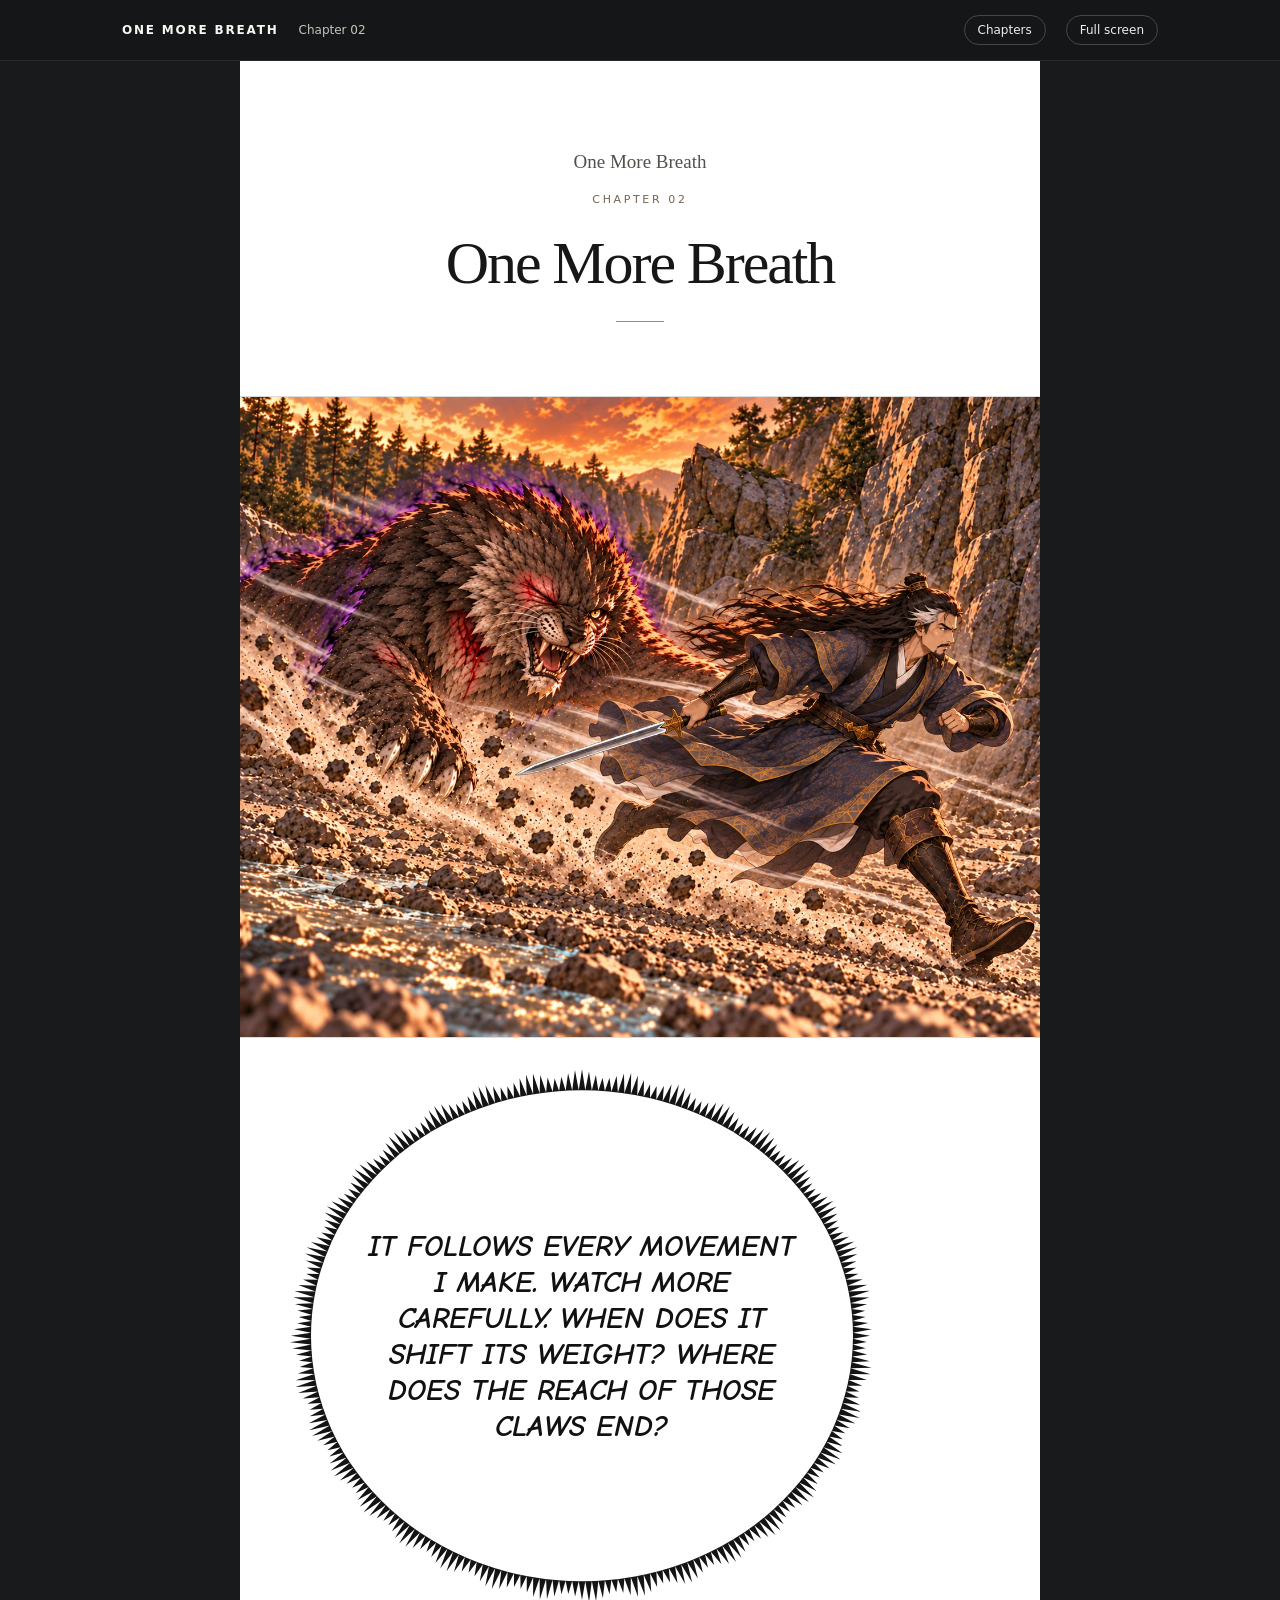
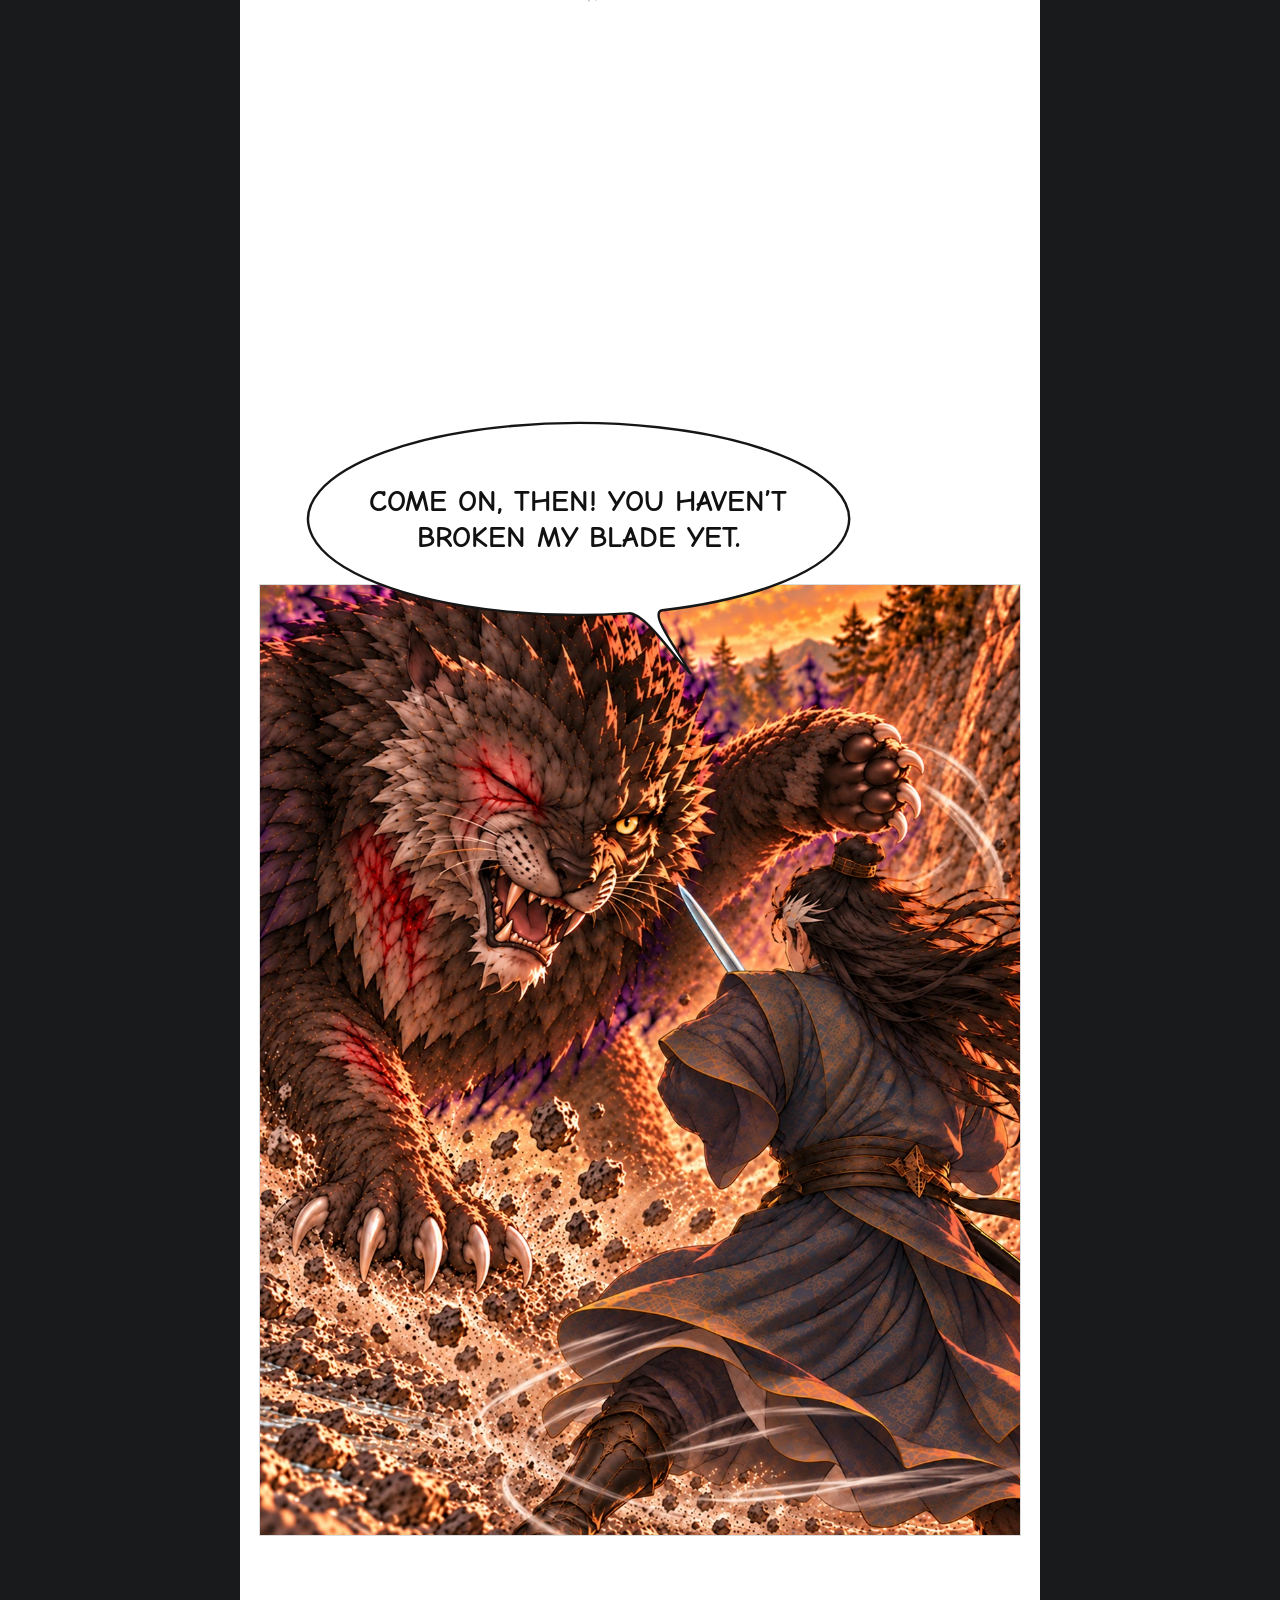
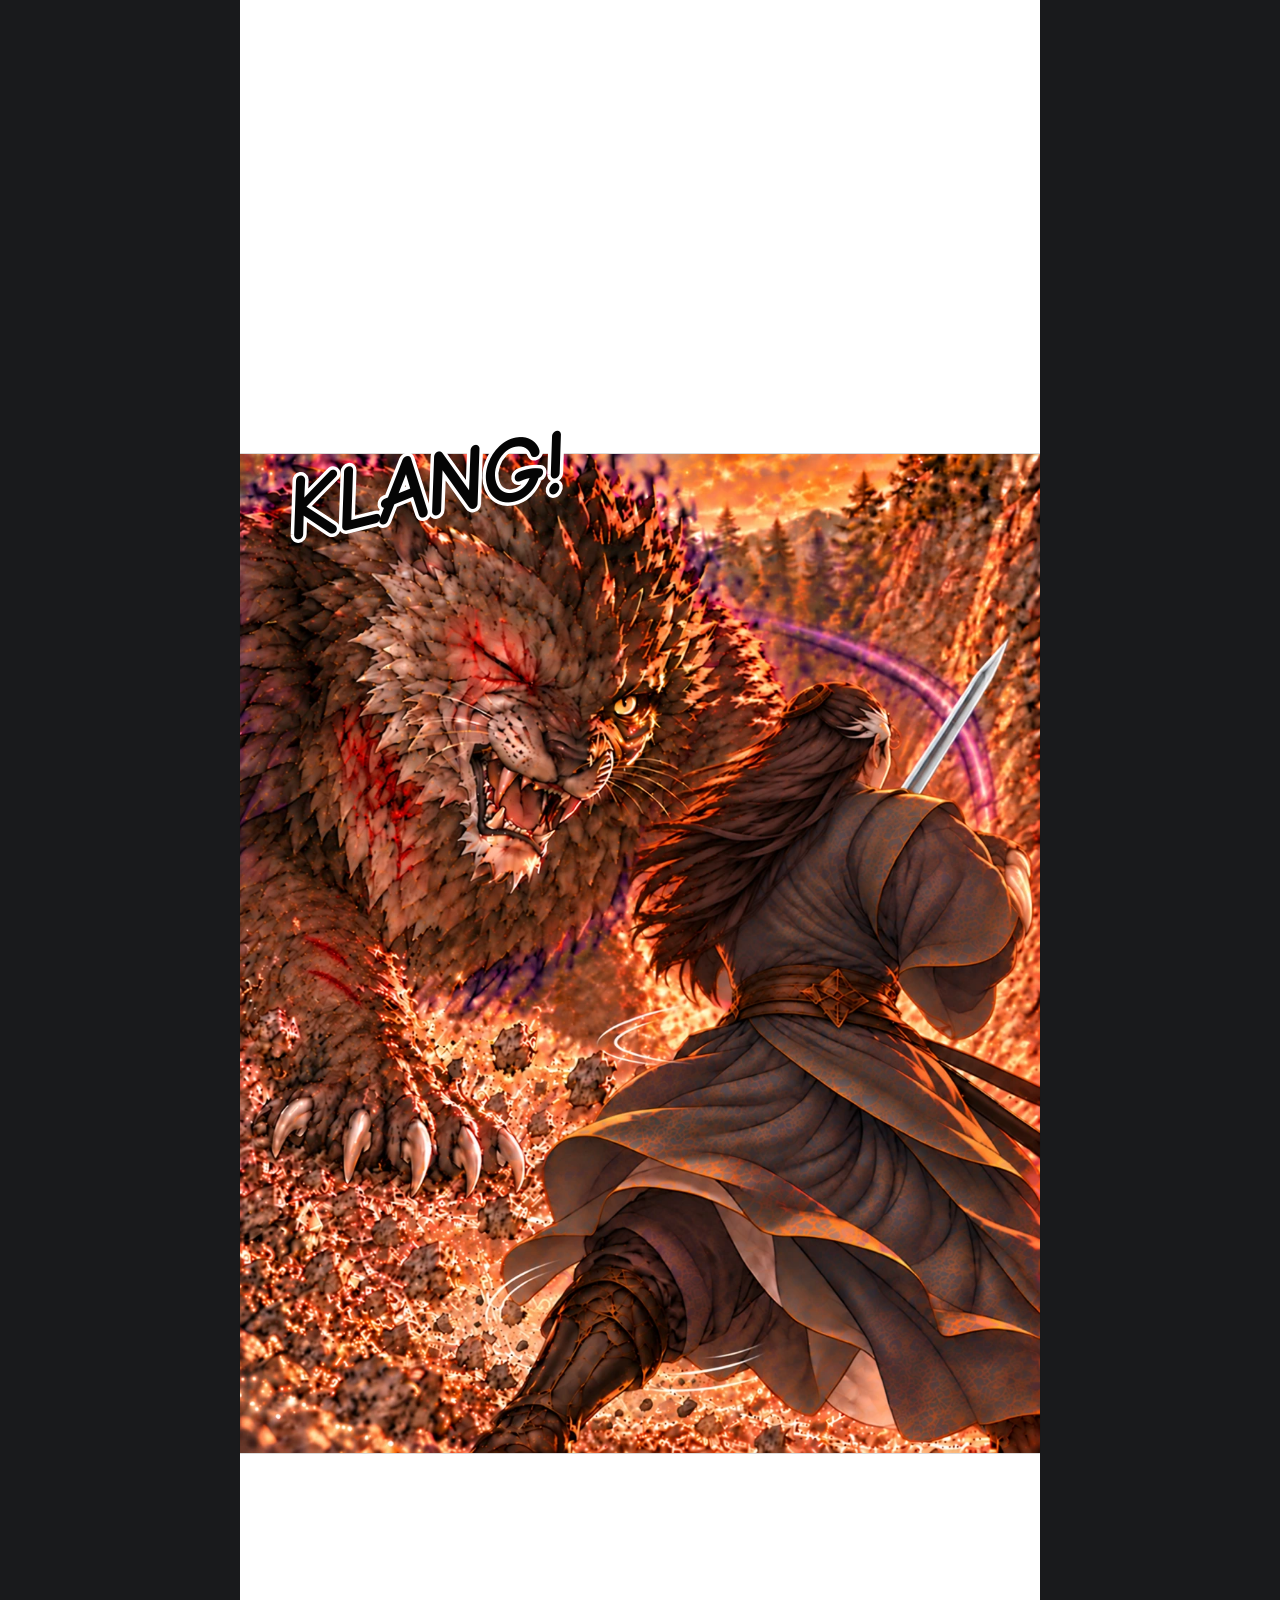
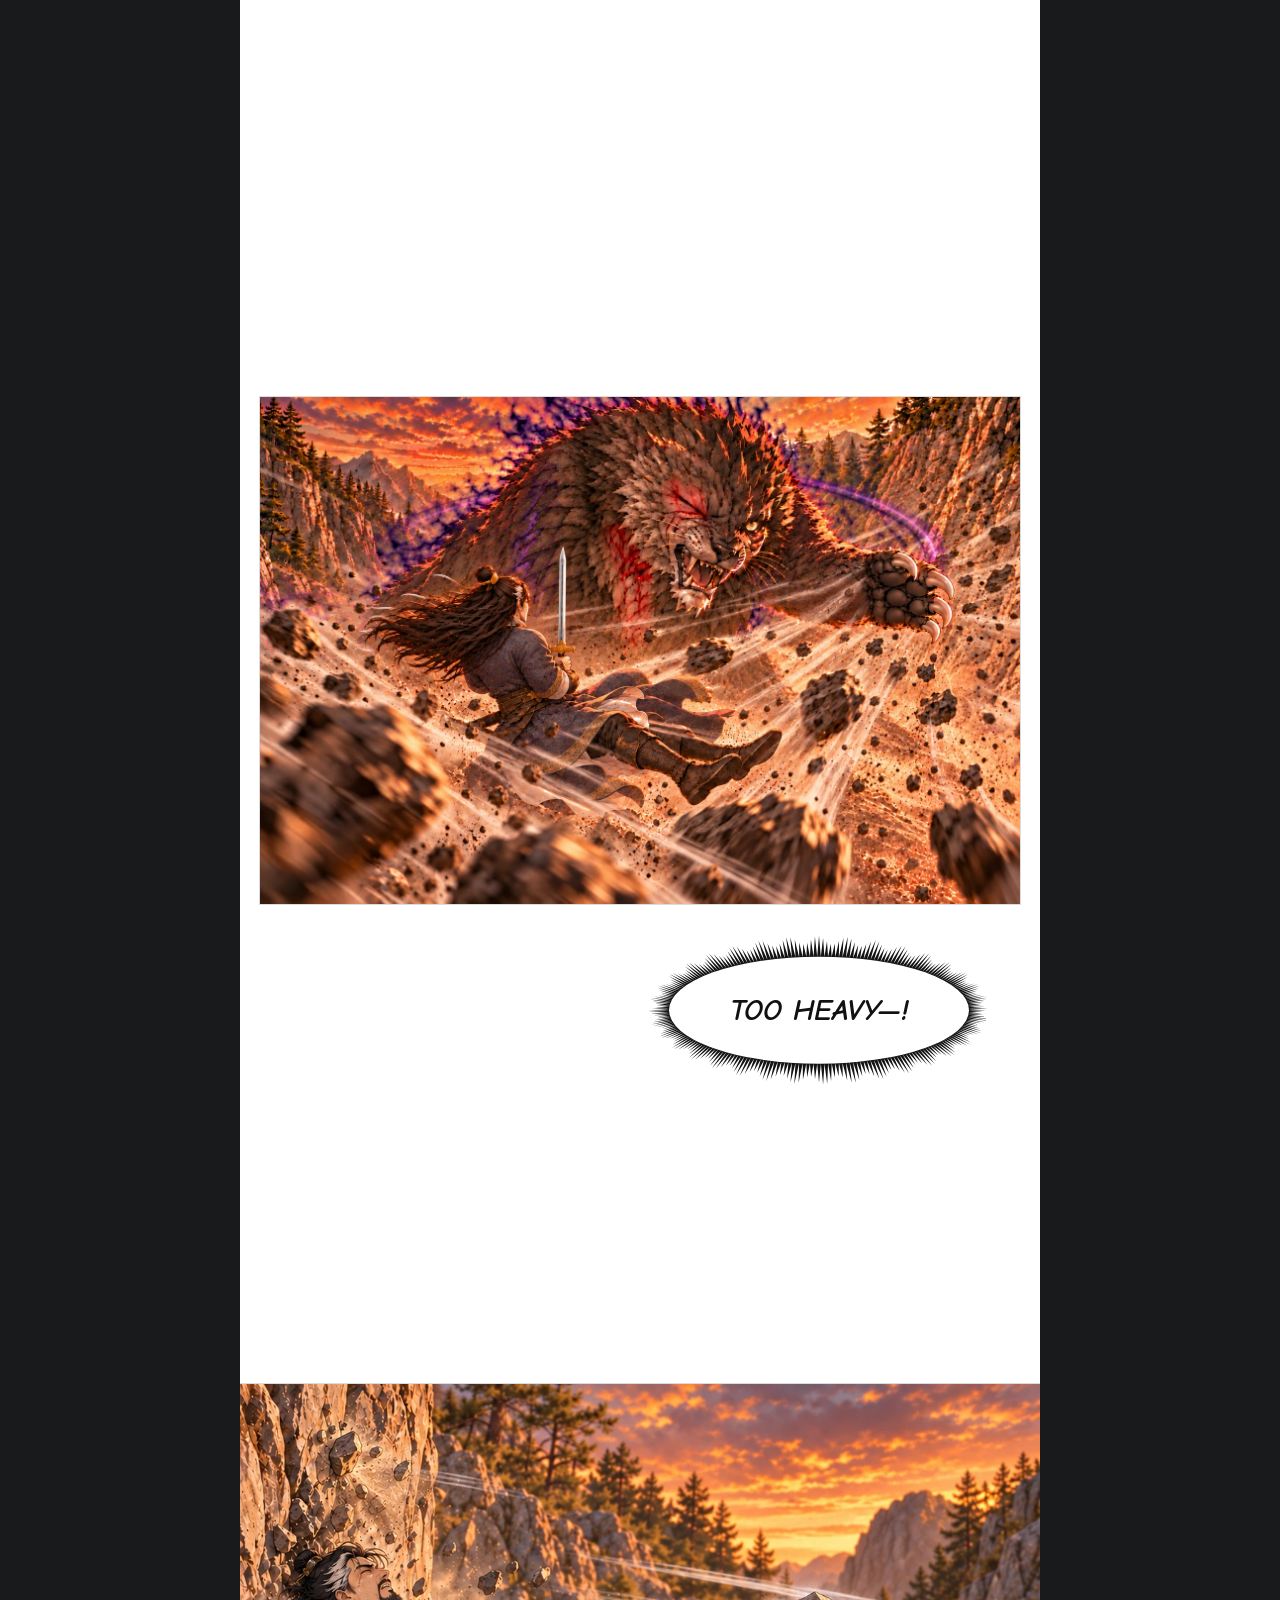
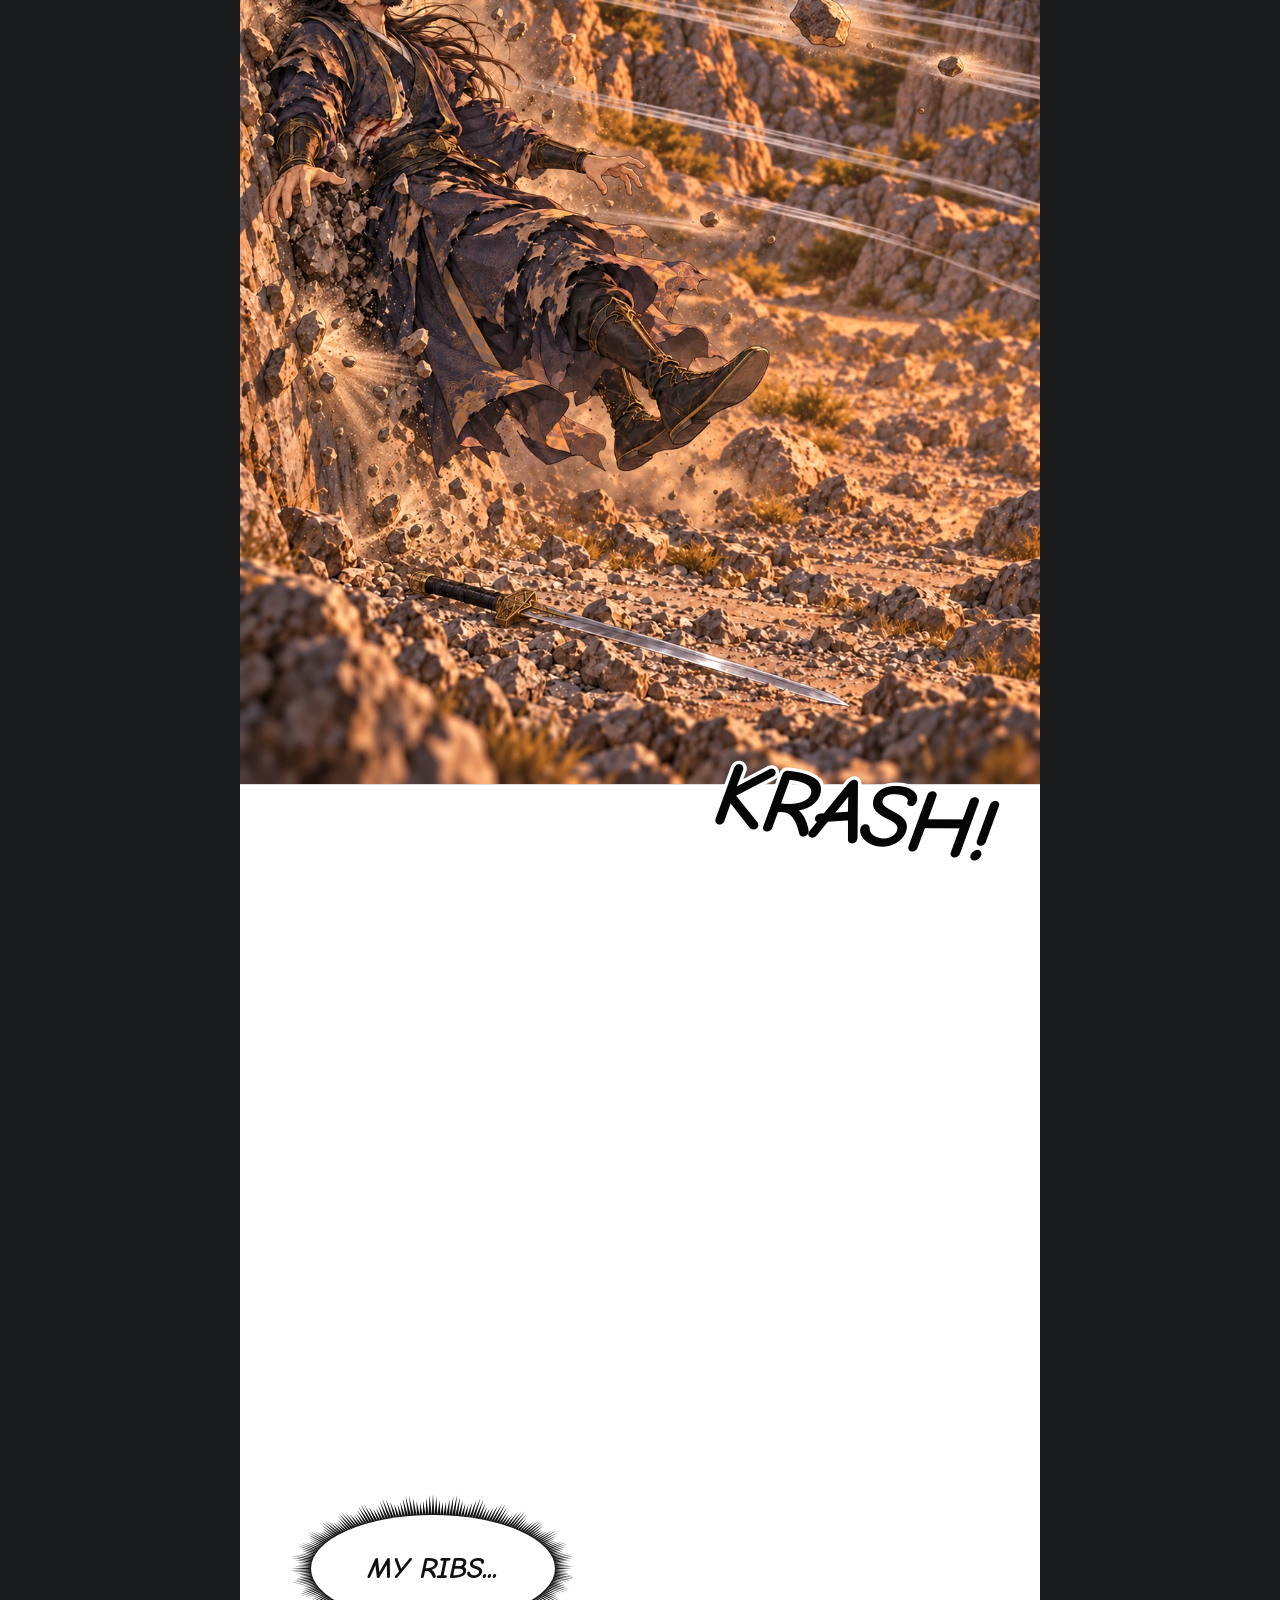
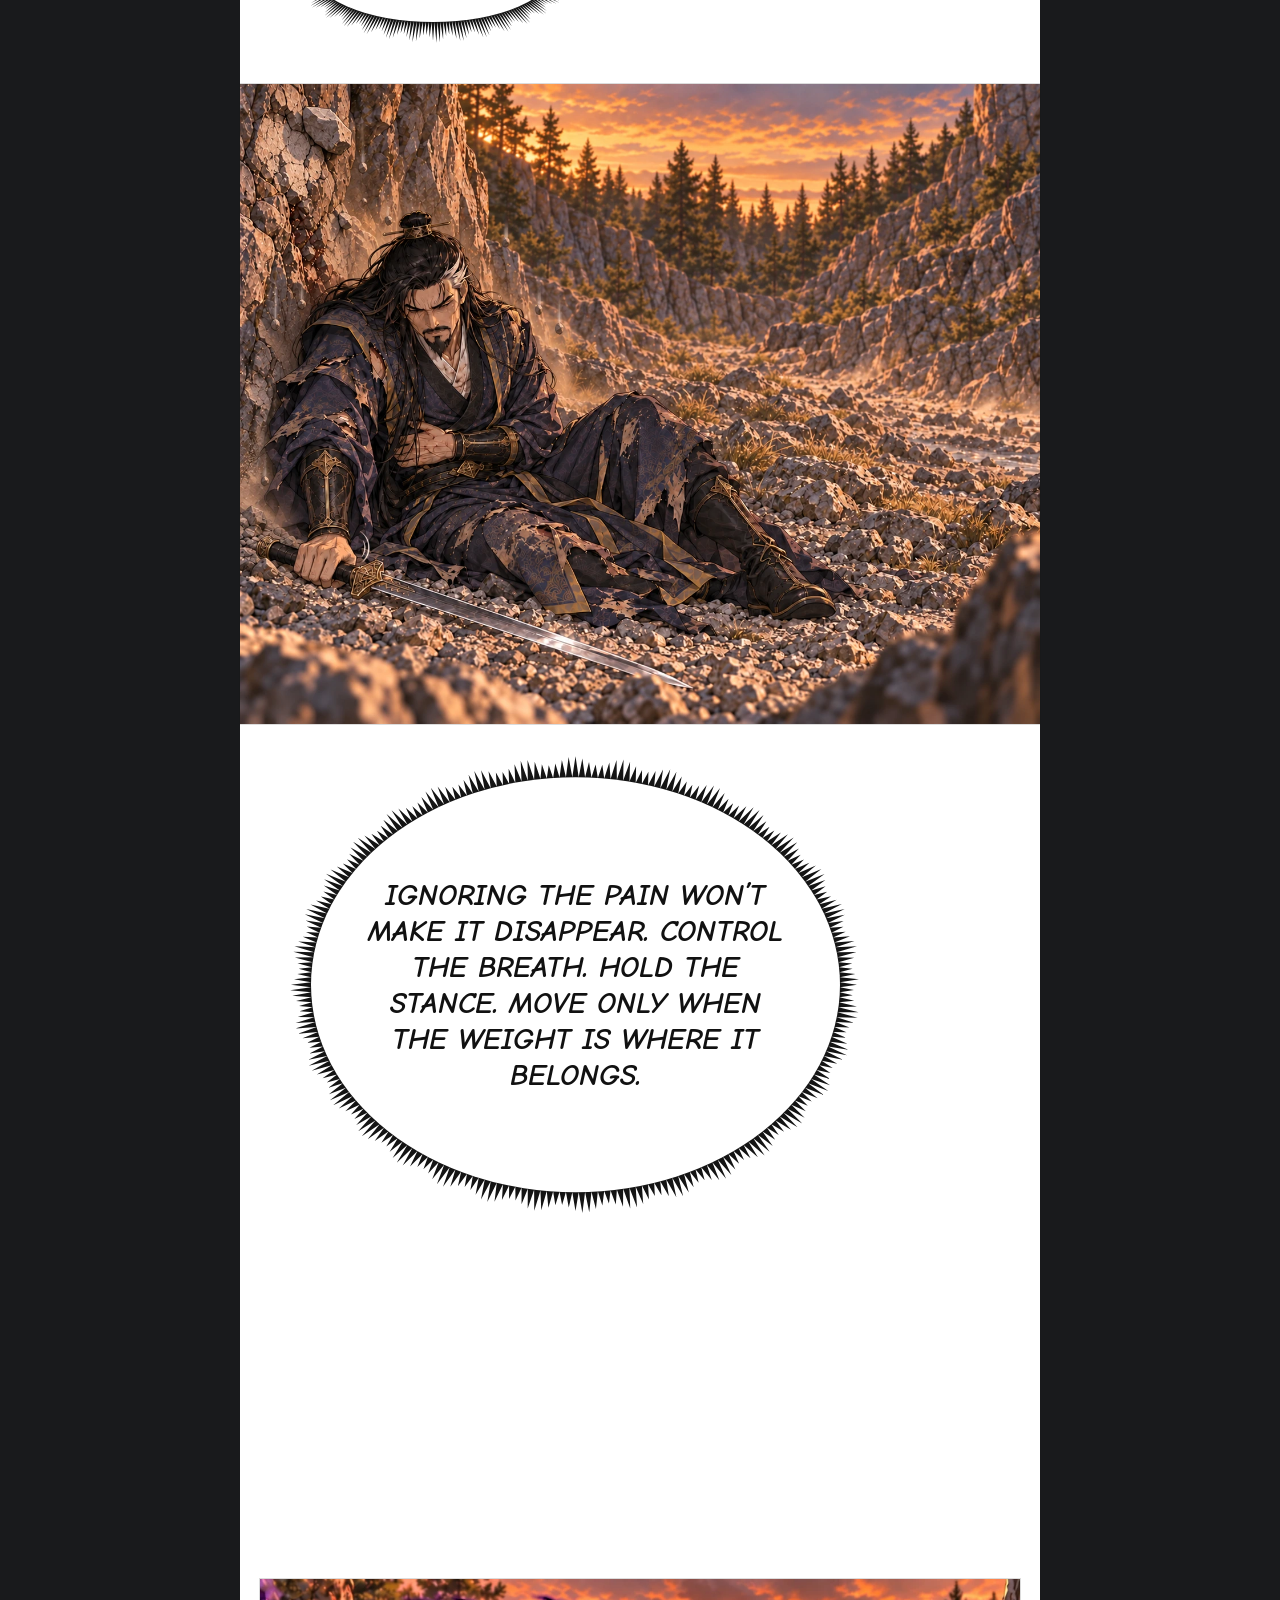
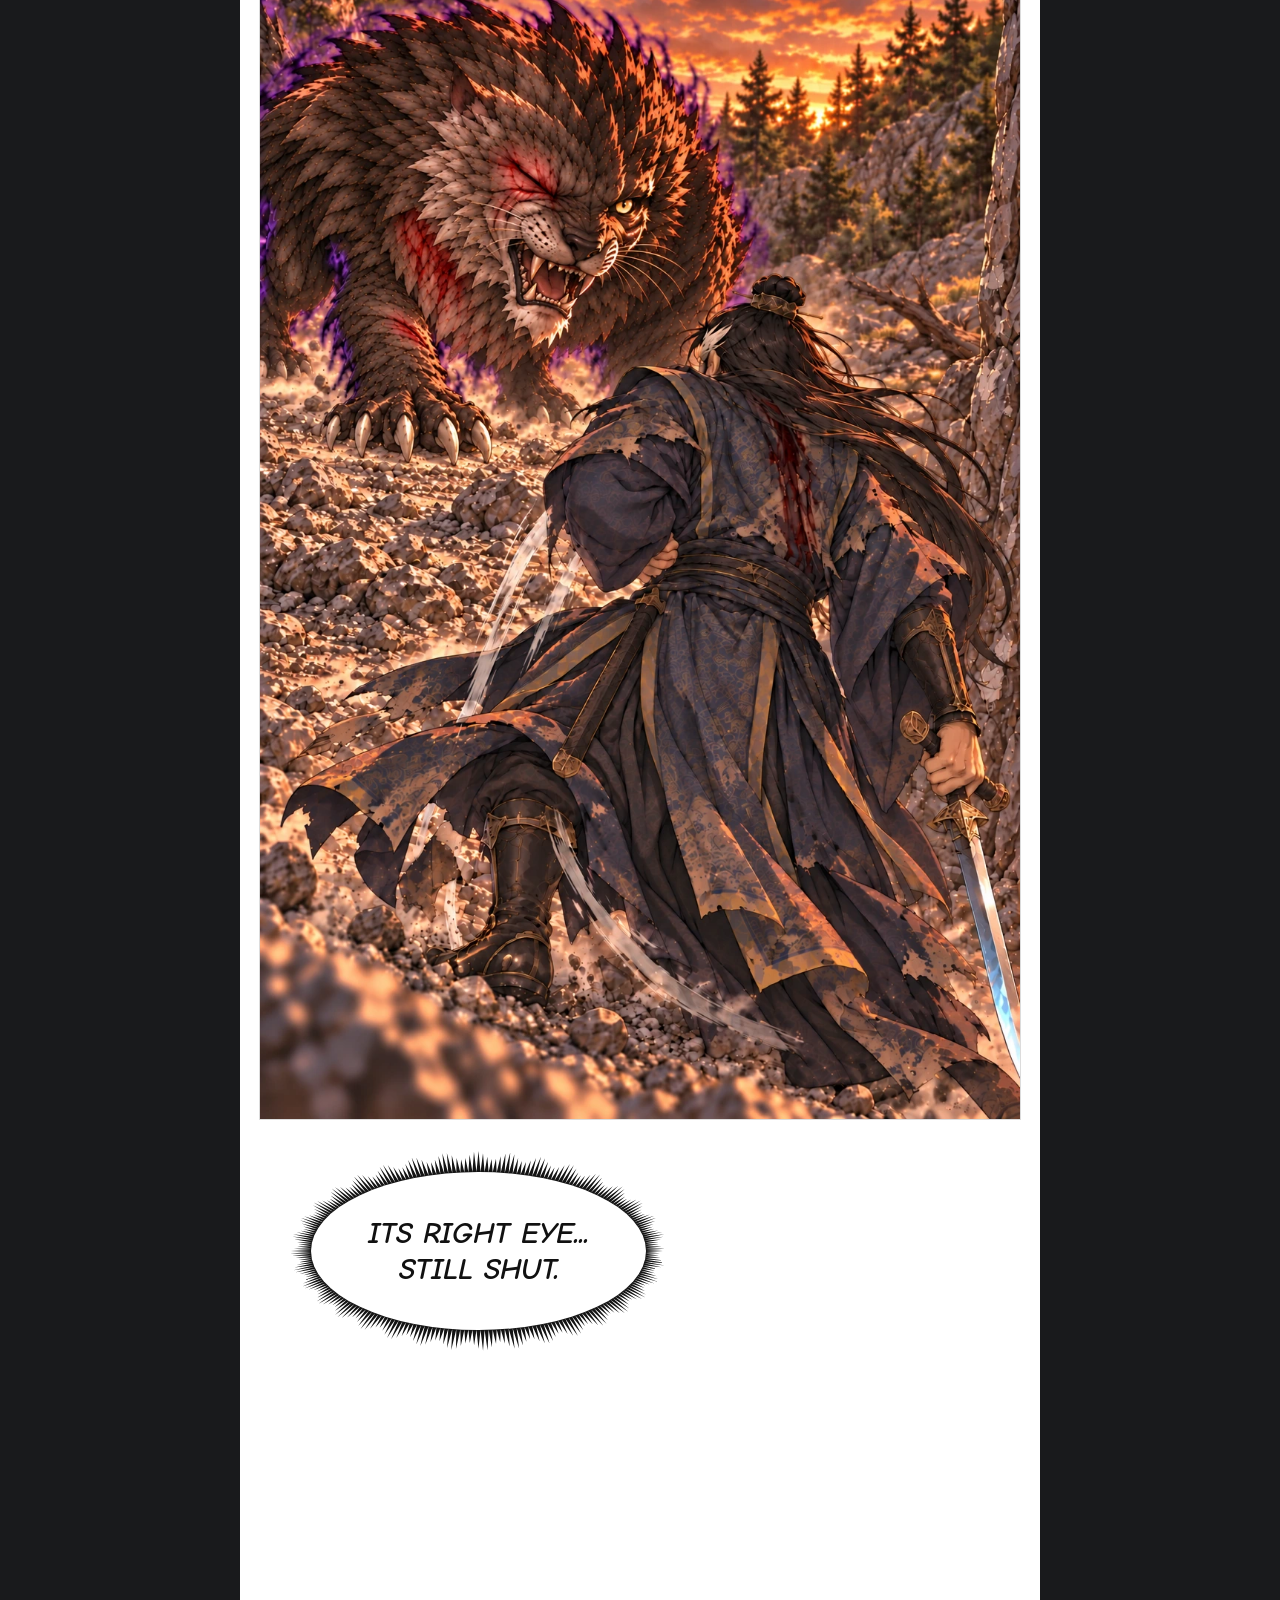
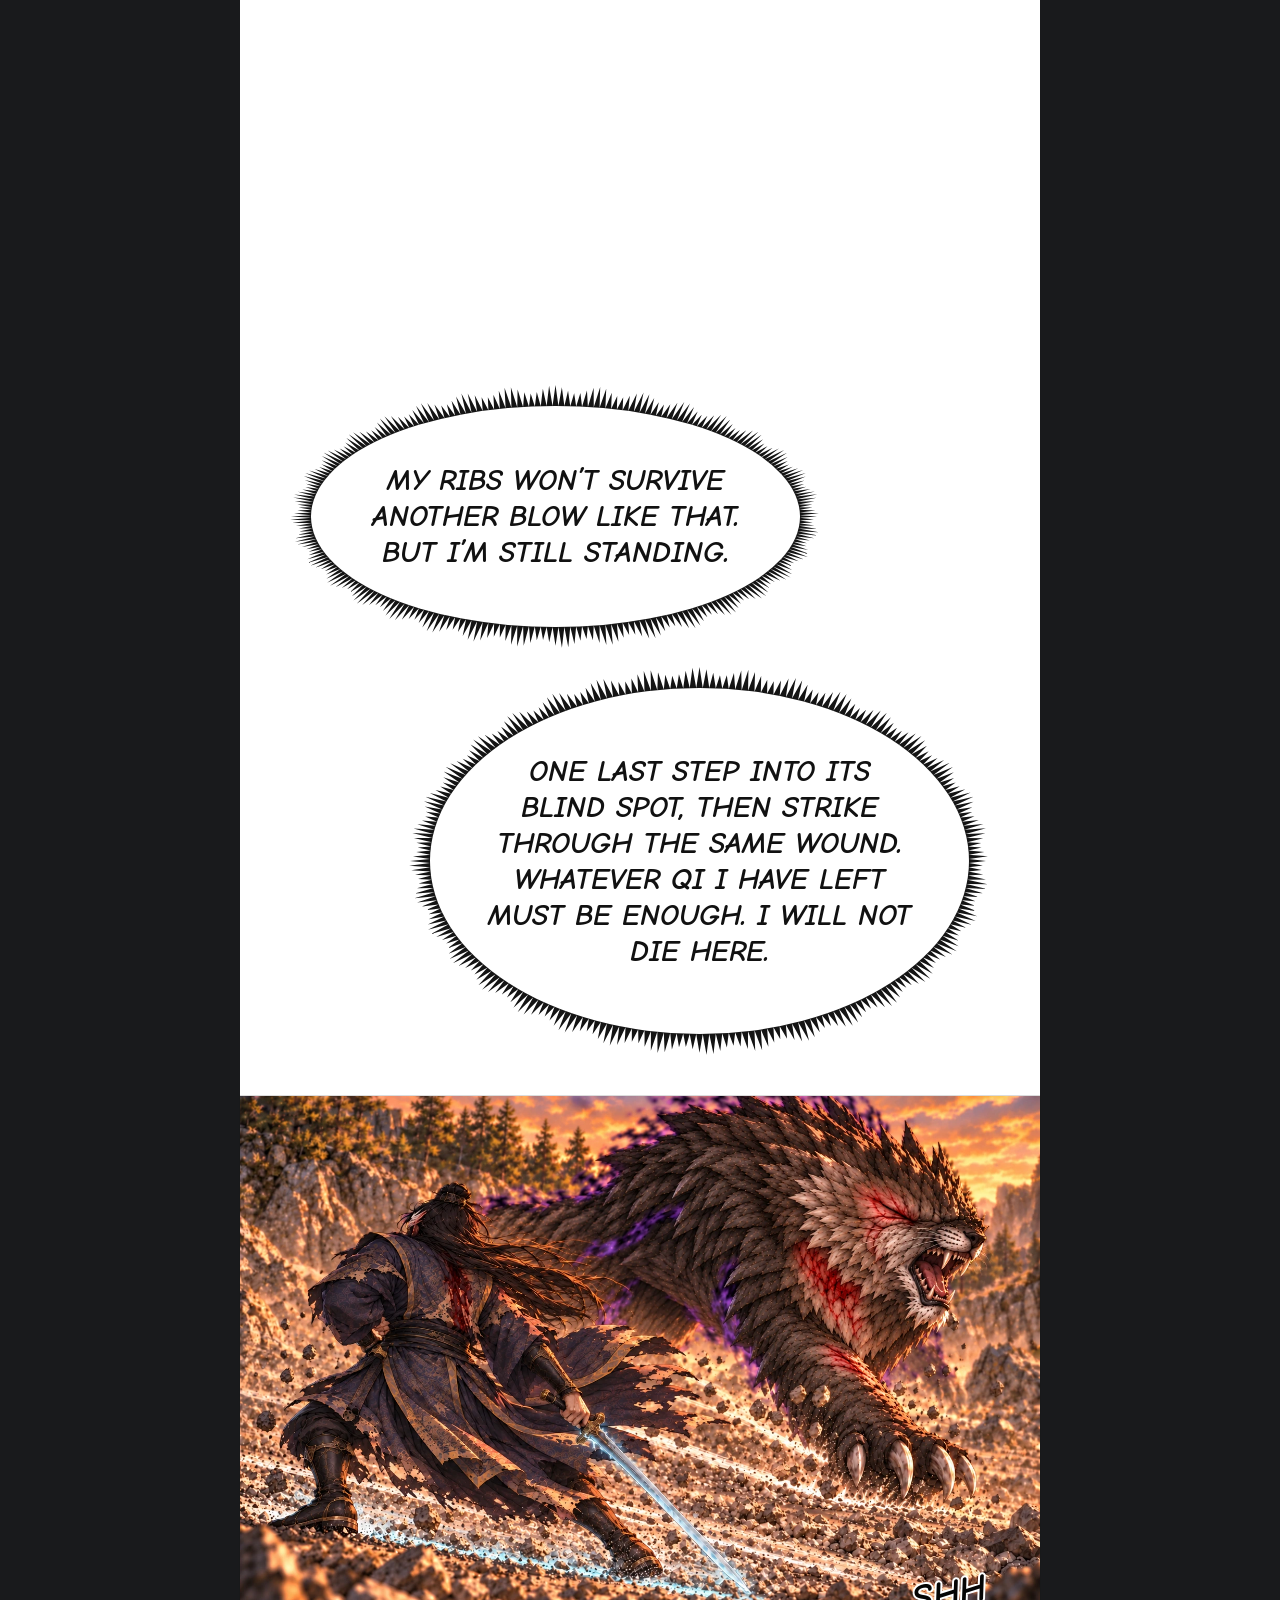
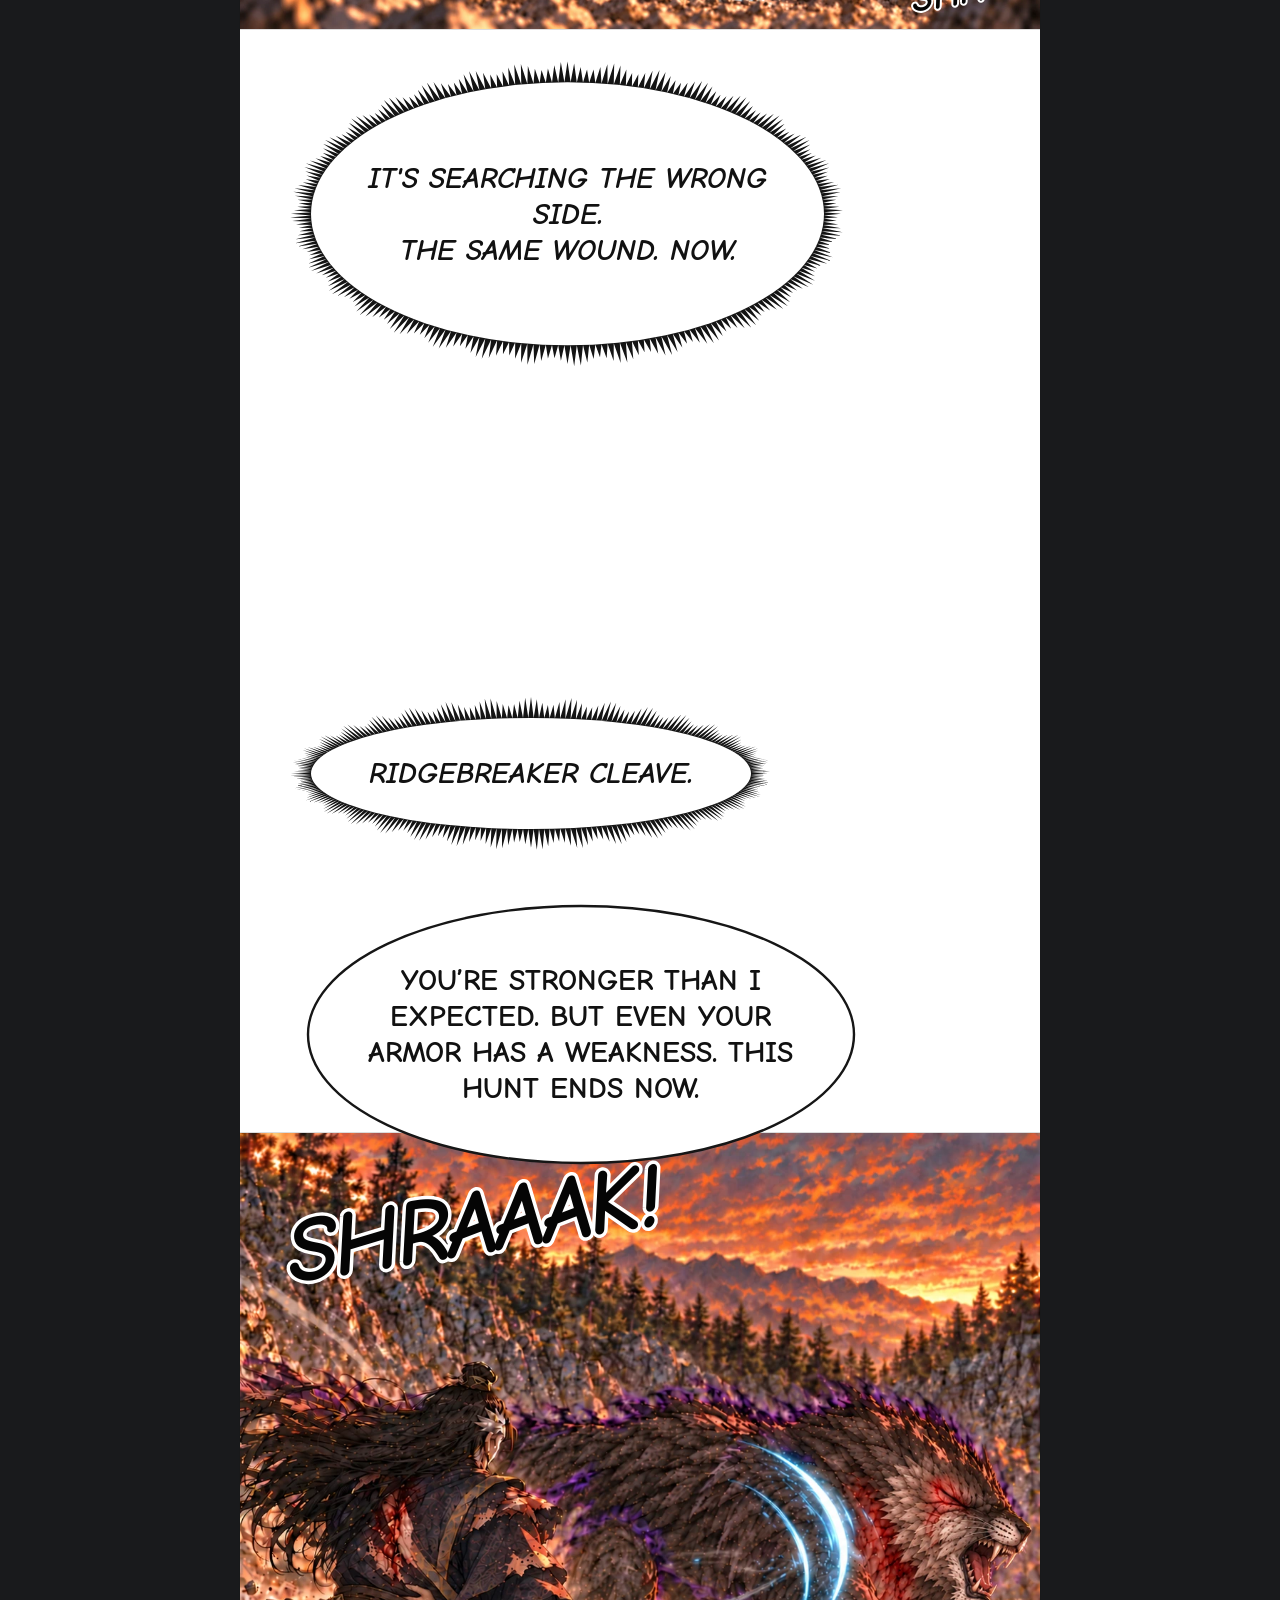
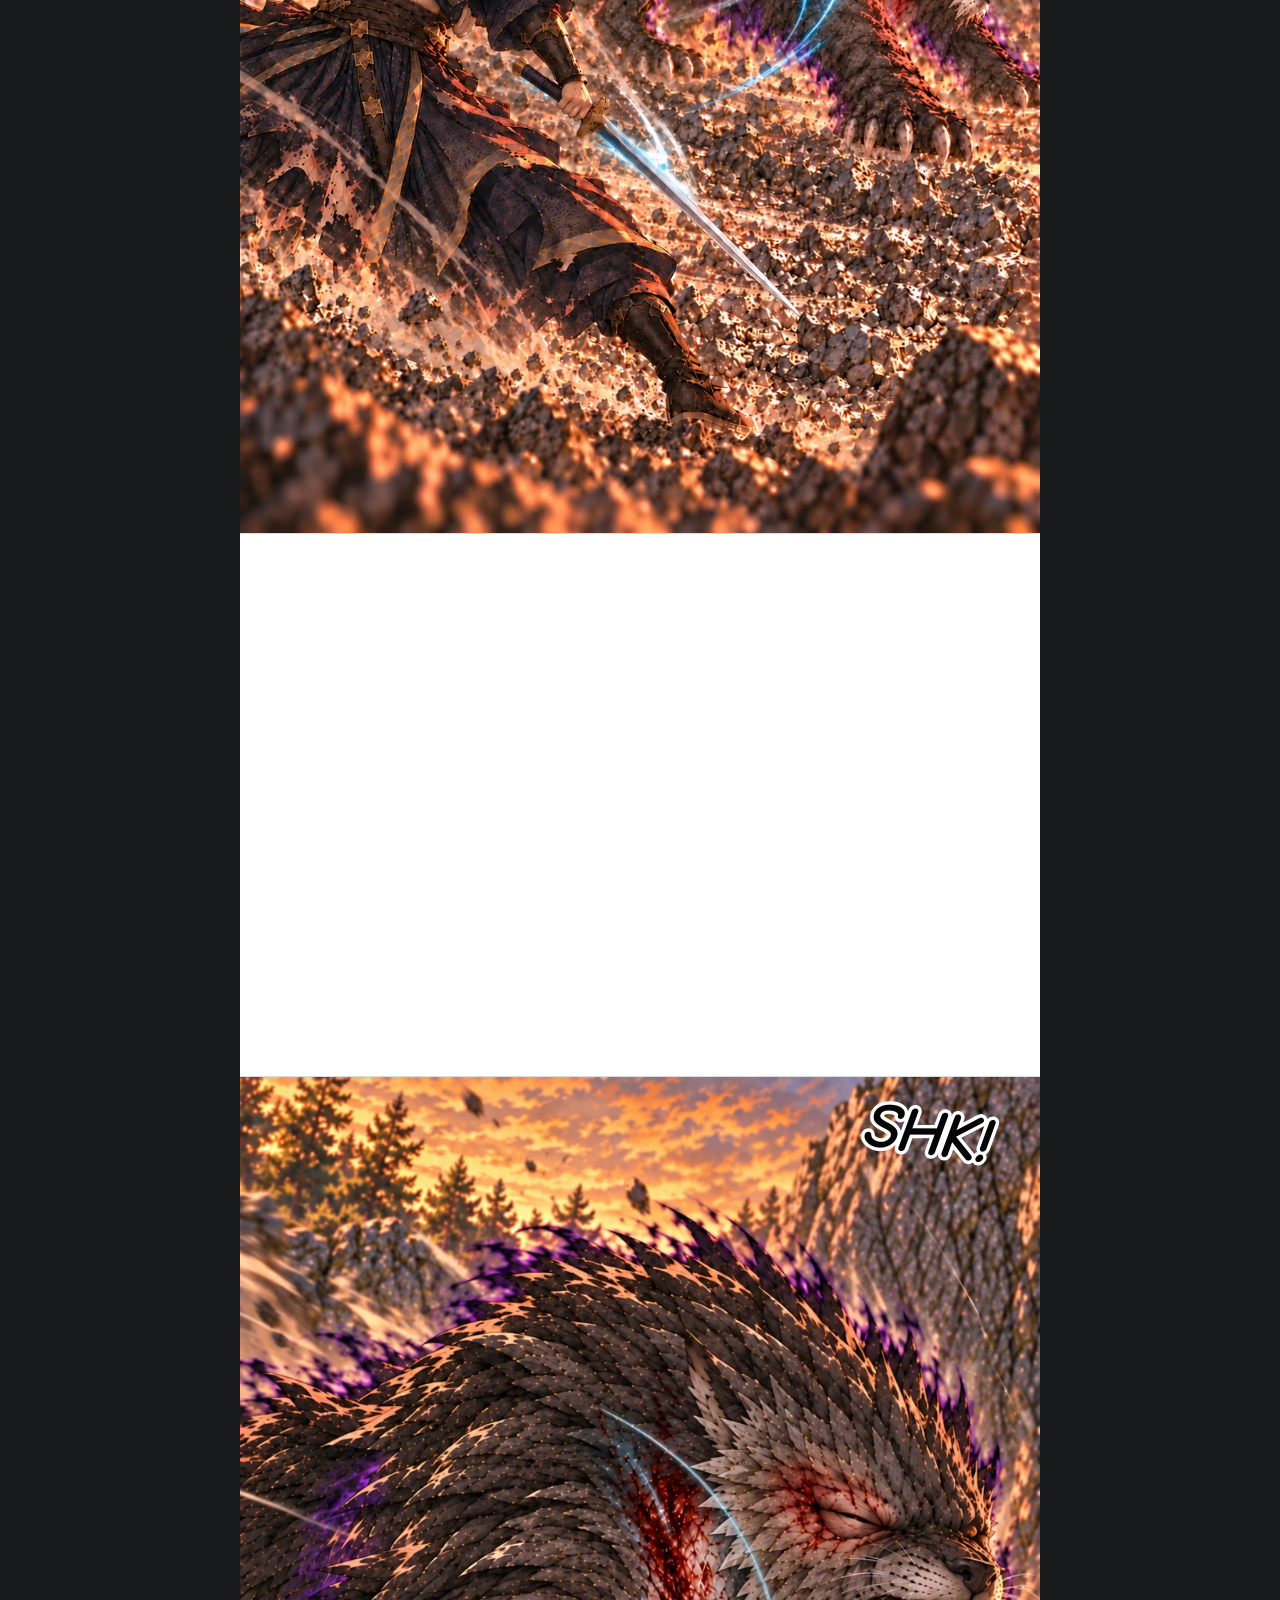
<file: chapter-02.html>
<!doctype html><html lang="en"><head><meta charset="utf-8"><meta name="viewport" content="width=device-width,initial-scale=1"><meta name="color-scheme" content="dark light"><meta name="description" content="Lu’s hunt in two illustrated scroll chapters. One More Breath."><title>Chapter 2 · One More Breath · One More Breath</title><link rel="preload" href="assets/fonts/ComicNeue-Bold.ttf" as="font" type="font/ttf" crossorigin><link rel="preload" href="assets/fonts/ComicNeue-BoldItalic.ttf" as="font" type="font/ttf" crossorigin><link rel="stylesheet" href="style.css"><script src="reader.js" defer></script></head><body><a class="skip" href="#story">Skip to the story</a><header class="toolbar"><div class="toolbar-inner"><a class="brand" href="index.html">ONE MORE BREATH</a><span class="chapter-label" id="chapter-label">Chapter 02</span><button class="tool" id="chapters-button" aria-haspopup="dialog">Chapters</button><button class="tool full-screen" id="fullscreen-button">Full screen</button></div><div class="progress" aria-hidden="true"><span id="progress"></span></div></header><dialog id="chapter-dialog" aria-labelledby="chapters-title"><div class="dialog-head"><h2 id="chapters-title">Chapters</h2><button class="tool" id="close-chapters" aria-label="Close chapter list">Close</button></div><nav class="chapter-nav" aria-label="Chapters"><a href="chapter-01.html"><span>CHAPTER 01</span>An Opening</a><a href="chapter-02.html"><span>CHAPTER 02</span>One More Breath</a></nav><a class="dialog-bottom" href="reader.html">Read both chapters continuously →</a></dialog><main class="paper" id="story"><section data-chapter="2" id="chapter-2"><header class="chapter-intro"><p class="series-name">One More Breath</p><p class="chapter-kicker">Chapter 02</p><h1>One More Breath</h1><hr class="ornament"></header><figure class="strip-panel" id="P027" data-panel="P027" style="aspect-ratio:800 / 1571.34"><img class="panel-art" src="assets/p027.webp" width="1402" height="1122" alt="Run toward the dry bed" loading="lazy" decoding="async" style="left:0.0000%;top:0.0000%;width:100.0000%;height:40.7440%;"><svg class="lettering" viewBox="0 0 800 1571.34" aria-hidden="true" xmlns="http://www.w3.org/2000/svg"><g data-letter="thought" data-region="after" data-draft="EXTRA02" data-part="1" data-speaker="Lu"><path d="M630.00,938.73 L612.98,941.69 L626.88,945.00 L612.82,947.63 L625.72,951.22 L612.51,953.55 L627.15,957.59 L612.03,959.47 L629.87,964.18 L611.40,965.37 L631.56,970.81 L610.61,971.26 L630.51,977.17 L609.66,977.13 L626.83,983.08 L608.56,982.98 L622.35,988.71 L607.30,988.80 L619.32,994.51 L605.89,994.60 L618.86,1000.87 L604.32,1000.36 L620.16,1007.76 L602.60,1006.08 L621.06,1014.71 L600.73,1011.77 L619.61,1021.05 L598.71,1017.41 L615.42,1026.47 L596.53,1023.00 L609.89,1031.28 L594.21,1028.55 L605.23,1036.29 L591.74,1034.05 L602.89,1042.19 L589.12,1039.48 L602.56,1049.06 L586.37,1044.86 L602.46,1056.20 L583.46,1050.18 L600.55,1062.58 L580.42,1055.44 L596.01,1067.58 L577.24,1060.62 L589.76,1071.52 L573.92,1065.73 L583.78,1075.45 L570.46,1070.77 L579.70,1080.48 L566.87,1075.74 L577.70,1086.94 L563.15,1080.62 L576.41,1094.05 L559.30,1085.42 L573.91,1100.46 L555.33,1090.13 L569.11,1105.16 L551.23,1094.76 L562.43,1108.26 L547.00,1099.29 L555.50,1110.97 L542.66,1103.73 L549.97,1114.77 L538.20,1108.08 L546.35,1120.39 L533.63,1112.32 L543.76,1127.17 L528.94,1116.47 L540.53,1133.52 L524.14,1120.51 L535.46,1138.01 L519.24,1124.44 L528.58,1140.38 L514.24,1128.27 L521.09,1141.84 L509.13,1131.98 L514.48,1144.18 L503.93,1135.58 L509.45,1148.57 L498.63,1139.07 L505.53,1154.66 L493.24,1142.44 L501.45,1160.78 L487.76,1145.69 L496.05,1165.08 L482.20,1148.82 L489.12,1166.89 L476.55,1151.83 L481.42,1167.18 L470.83,1154.71 L474.15,1167.94 L465.03,1157.47 L468.03,1170.79 L459.16,1160.10 L462.91,1175.81 L453.22,1162.60 L457.91,1181.43 L447.22,1164.97 L452.10,1185.53 L441.15,1167.21 L445.17,1186.91 L435.03,1169.31 L437.54,1186.20 L428.85,1171.28 L430.03,1185.39 L422.62,1173.11 L423.23,1186.51 L416.35,1174.81 L417.15,1190.12 L410.03,1176.37 L411.25,1194.94 L403.67,1177.79 L404.95,1198.70 L397.28,1179.07 L398.00,1199.77 L390.85,1180.21 L390.62,1198.27 L384.39,1181.21 L383.26,1196.04 L377.91,1182.06 L376.23,1195.35 L371.41,1182.78 L369.53,1197.28 L364.89,1183.35 L362.89,1200.98 L358.36,1183.78 L356.07,1204.23 L351.82,1184.07 L349.05,1205.01 L345.27,1184.21 L342.00,1202.94 L338.73,1184.21 L335.08,1199.52 L332.18,1184.07 L328.27,1197.09 L325.64,1183.78 L321.38,1197.20 L319.11,1183.35 L314.25,1199.48 L312.59,1182.78 L306.96,1201.97 L306.09,1182.06 L299.81,1202.43 L299.61,1181.21 L293.09,1199.97 L293.15,1180.21 L286.81,1195.63 L286.72,1179.07 L280.60,1191.67 L280.33,1177.79 L273.98,1189.93 L273.97,1176.37 L266.72,1190.61 L267.65,1174.81 L259.11,1192.08 L261.38,1173.11 L251.80,1192.10 L255.15,1171.28 L245.35,1189.36 L248.97,1169.31 L239.79,1184.40 L242.85,1167.21 L234.48,1179.18 L236.78,1164.97 L228.57,1175.74 L230.78,1162.60 L221.61,1174.70 L224.84,1160.10 L213.92,1174.93 L218.97,1157.47 L206.49,1174.34 L213.17,1154.71 L200.25,1171.36 L207.45,1151.83 L195.39,1166.02 L201.80,1148.82 L191.16,1159.90 L196.24,1145.69 L186.34,1154.99 L190.76,1142.44 L180.11,1152.28 L185.37,1139.07 L172.69,1151.13 L180.07,1135.58 L165.28,1149.74 L174.87,1131.98 L159.19,1146.47 L169.76,1128.27 L154.95,1140.94 L164.76,1124.44 L151.86,1134.27 L159.86,1120.51 L148.39,1128.24 L155.06,1116.47 L143.31,1124.03 L150.37,1112.32 L136.56,1121.45 L145.80,1108.08 L129.38,1119.10 L141.34,1103.73 L123.44,1115.44 L137.00,1099.29 L119.72,1109.82 L132.77,1094.76 L117.70,1102.90 L128.67,1090.13 L115.73,1096.14 L124.70,1085.42 L112.15,1090.74 L120.85,1080.62 L106.48,1086.81 L117.13,1075.74 L99.82,1083.42 L113.54,1070.77 L94.12,1079.24 L110.08,1065.73 L90.81,1073.54 L106.76,1060.62 L89.74,1066.61 L103.58,1055.44 L89.28,1059.52 L100.54,1050.18 L87.41,1053.29 L97.63,1044.86 L83.19,1048.24 L94.88,1039.48 L77.41,1043.80 L92.26,1034.05 L72.12,1039.00 L89.79,1028.55 L69.15,1033.16 L87.47,1023.00 L68.85,1026.37 L85.29,1017.41 L69.79,1019.29 L83.27,1011.77 L69.74,1012.68 L81.40,1006.08 L67.26,1006.83 L79.68,1000.36 L62.72,1001.46 L78.11,994.60 L58.06,995.97 L76.70,988.80 L55.45,989.93 L75.44,982.98 L55.75,983.33 L74.34,977.13 L57.89,976.53 L73.39,971.26 L59.61,969.94 L72.60,965.37 L59.05,963.70 L71.97,959.47 L56.05,957.65 L71.49,953.55 L52.31,951.51 L71.18,947.63 L50.15,945.17 L71.02,941.69 L50.91,938.73 L71.02,935.76 L54.00,932.38 L71.18,929.83 L57.32,926.19 L71.49,923.91 L58.71,920.00 L71.97,917.99 L57.50,913.60 L72.60,912.08 L54.96,906.95 L73.39,906.19 L53.40,900.27 L74.34,900.32 L54.55,893.93 L75.44,894.48 L58.35,888.10 L76.70,888.65 L63.00,882.57 L78.11,882.86 L66.23,876.86 L79.68,877.10 L66.92,870.53 L81.40,871.38 L65.83,863.61 L83.27,865.69 L65.08,856.63 L85.29,860.05 L66.63,850.30 L87.47,854.45 L70.92,844.96 L89.79,848.91 L76.57,840.27 L92.26,843.41 L81.41,835.40 L94.88,837.97 L83.97,829.58 L97.63,832.59 L84.51,822.73 L100.54,827.27 L84.78,815.58 L103.58,822.02 L86.80,809.21 L106.76,816.84 L91.42,804.28 L110.08,811.72 L97.76,800.48 L113.54,806.68 L103.88,796.70 L117.13,801.72 L108.15,791.80 L120.85,796.84 L110.36,785.42 L124.70,792.04 L111.83,778.33 L128.67,787.32 L114.45,771.94 L132.77,782.70 L119.33,767.31 L137.00,778.16 L126.07,764.34 L141.34,773.72 L133.09,761.80 L145.80,769.38 L138.77,758.16 L150.37,765.13 L142.57,752.67 L155.06,760.99 L145.35,745.95 L159.86,756.95 L148.71,739.64 L164.76,753.02 L153.86,735.22 L169.76,749.19 L160.77,732.96 L174.87,745.47 L168.31,731.68 L180.07,741.87 L175.02,729.53 L185.37,738.39 L180.20,725.30 L190.76,735.02 L184.28,719.32 L196.24,731.76 L188.51,713.27 L201.80,728.63 L193.98,709.03 L207.45,725.63 L200.94,707.33 L213.17,722.74 L208.64,707.21 L218.97,719.99 L215.96,706.65 L224.84,717.36 L222.18,703.99 L230.78,714.86 L227.44,699.12 L236.78,712.49 L232.58,693.60 L242.85,710.25 L238.47,689.58 L248.97,708.15 L245.42,688.29 L255.15,706.18 L253.03,689.15 L261.38,704.34 L260.53,690.15 L267.65,702.65 L267.37,689.25 L273.97,701.09 L273.56,685.83 L280.33,699.67 L279.57,681.14 L286.72,698.39 L285.95,677.47 L293.15,697.25 L292.92,676.49 L299.61,696.25 L300.26,678.12 L306.09,695.39 L307.57,680.52 L312.59,694.68 L314.59,681.43 L319.11,694.11 L321.34,679.70 L325.64,693.68 L328.07,676.17 L332.18,693.39 L334.96,673.04 L338.73,693.25 L342.00,672.35 L345.27,693.25 L349.00,674.52 L351.82,693.39 L355.84,678.10 L358.36,693.68 L362.58,680.72 L364.89,694.11 L369.47,680.83 L371.41,694.68 L376.64,678.74 L377.91,695.39 L383.99,676.39 L384.39,696.25 L391.16,676.03 L390.85,697.25 L397.83,678.58 L397.28,698.39 L404.01,683.04 L403.67,699.67 L410.11,687.17 L410.03,701.09 L416.66,689.12 L416.35,702.65 L423.92,688.65 L422.62,704.34 L431.56,687.35 L428.85,706.18 L438.88,687.44 L435.03,708.15 L445.27,690.26 L441.15,710.25 L450.72,695.31 L447.22,712.49 L455.89,700.66 L453.22,714.86 L461.68,704.29 L459.16,717.36 L468.59,705.54 L465.03,719.99 L476.27,705.49 L470.83,722.74 L483.69,706.21 L476.55,725.63 L489.88,709.27 L482.20,728.63 L494.63,714.67 L487.76,731.76 L498.70,720.88 L493.24,735.02 L503.36,725.94 L498.63,738.39 L509.48,728.84 L503.93,741.87 L516.84,730.18 L509.13,745.47 L524.23,731.71 L514.24,749.19 L530.27,735.07 L519.24,753.02 L534.39,740.65 L524.14,756.95 L537.32,747.38 L528.94,760.99 L540.60,753.51 L533.63,765.13 L545.52,757.88 L538.20,769.38 L552.17,760.64 L542.66,773.72 L559.29,763.13 L547.00,778.16 L565.17,766.89 L551.23,782.70 L568.79,772.55 L555.33,787.32 L570.65,779.49 L559.30,792.04 L572.42,786.31 L563.15,796.84 L575.80,791.83 L566.87,801.72 L581.32,795.91 L570.46,806.68 L587.88,799.46 L573.92,811.72 L593.50,803.74 L577.24,816.84 L596.72,809.48 L580.42,822.02 L597.65,816.40 L583.46,827.27 L597.91,823.51 L586.37,832.59 L599.55,829.80 L589.12,837.97 L603.58,834.96 L591.74,843.41 L609.22,839.54 L594.21,848.91 L614.42,844.46 L596.53,854.45 L617.29,850.33 L598.71,860.05 L617.46,857.11 L600.73,865.69 L616.34,864.16 L602.60,871.38 L616.16,870.78 L604.32,877.10 L618.42,876.70 L605.89,882.86 L622.78,882.18 L607.30,888.65 L627.32,887.77 L608.56,894.48 L629.83,893.86 L609.66,900.32 L629.41,900.44 L610.61,906.19 L627.11,907.18 L611.40,912.08 L625.17,913.73 L612.03,917.99 L625.50,919.99 L612.51,923.91 L628.29,926.11 L612.82,929.83 L631.87,932.34 L612.98,935.76Z" fill="#141414"/><ellipse cx="342.00" cy="938.73" rx="271.00" ry="245.50" fill="white"/><text text-anchor="middle" class="comic-text thought" font-size="30"><tspan x="342.00" y="858.63">IT FOLLOWS EVERY MOVEMENT</tspan><tspan x="342.00" y="894.63">I MAKE. WATCH MORE</tspan><tspan x="342.00" y="930.63">CAREFULLY. WHEN DOES IT</tspan><tspan x="342.00" y="966.63">SHIFT ITS WEIGHT? WHERE</tspan><tspan x="342.00" y="1002.63">DOES THE REACH OF THOSE</tspan><tspan x="342.00" y="1038.63">CLAWS END?</tspan></text></g></svg><figcaption class="sr-only">Lu: It follows every movement I make. Watch more carefully. When does it shift its weight? Where does the reach of those claws end?</figcaption></figure><figure class="strip-panel" id="P028" data-panel="P028" style="aspect-ratio:800 / 1685.49"><img class="panel-art" src="assets/p028.webp" width="1122" height="1402" alt="Turn through one hundred and eighty degrees" loading="lazy" decoding="async" style="left:2.5000%;top:12.8746%;width:95.0000%;height:56.3433%;"><svg class="lettering" viewBox="0 0 800 1685.49" aria-hidden="true" xmlns="http://www.w3.org/2000/svg"><g data-letter="speech" data-region="before" data-draft="SPOKEN03" data-part="1" data-speaker="Lu"><path class="speech-outline" d="M388.67,245.33 A270.50,96.00 0 1 1 422.51,242.25 C406.61,244.10 443.60,290.38 450.26,305.58 C435.48,291.12 404.64,244.26 388.67,245.33 Z" fill="white" stroke="#161616" stroke-width="2.4" stroke-linejoin="round"/><text text-anchor="middle" class="comic-text speech" font-size="30"><tspan x="338.50" y="142.90">COME ON, THEN! YOU HAVEN’T</tspan><tspan x="338.50" y="178.90">BROKEN MY BLADE YET.</tspan></text></g></svg><figcaption class="sr-only">Lu: Come on, then! You haven’t broken my blade yet.</figcaption></figure><figure class="strip-panel" id="P029" data-panel="P029" style="aspect-ratio:800 / 1543.47"><img class="panel-art" src="assets/p029.webp" width="1122" height="1402" alt="The claw crosses the held steel" loading="lazy" decoding="async" style="left:0.0000%;top:0.0000%;width:100.0000%;height:64.7662%;"><svg class="lettering" viewBox="0 0 800 1543.47" aria-hidden="true" xmlns="http://www.w3.org/2000/svg"><text class="sfx large" data-letter="sfx" x="52" y="86.00" text-anchor="start" font-size="92" transform="rotate(-10 52 86.00)">KLANG!</text></svg><figcaption class="sr-only"></figcaption></figure><figure class="strip-panel" id="P030" data-panel="P030" style="aspect-ratio:800 / 987.00"><img class="panel-art" src="assets/p030.webp" width="1536" height="1024" alt="The block lifts his heels" loading="lazy" decoding="async" style="left:2.5000%;top:0.0000%;width:95.0000%;height:51.3340%;"><svg class="lettering" viewBox="0 0 800 987.00" aria-hidden="true" xmlns="http://www.w3.org/2000/svg"><g data-letter="thought" data-region="after" data-draft="" data-part="1" data-speaker="Lu"><path d="M746.00,613.17 L728.99,613.81 L742.91,614.80 L728.90,615.11 L741.86,616.38 L728.73,616.40 L743.47,618.12 L728.46,617.69 L746.44,620.09 L728.11,618.97 L748.45,622.11 L727.68,620.26 L747.78,623.87 L727.15,621.54 L744.56,625.20 L726.54,622.81 L740.60,626.26 L725.85,624.08 L738.17,627.52 L725.06,625.34 L738.38,629.36 L724.20,626.60 L740.41,631.76 L723.24,627.84 L742.11,634.25 L722.21,629.08 L741.53,636.16 L721.09,630.31 L738.28,637.18 L719.88,631.53 L733.76,637.64 L718.60,632.74 L730.16,638.32 L717.23,633.94 L728.95,639.95 L715.78,635.12 L729.83,642.59 L714.26,636.30 L730.99,645.54 L712.65,637.46 L730.41,647.79 L710.97,638.60 L727.26,648.71 L709.20,639.73 L722.47,648.62 L707.37,640.84 L718.00,648.59 L705.45,641.94 L715.49,649.70 L703.47,643.02 L715.12,652.31 L701.41,644.09 L715.52,655.63 L699.28,645.13 L714.77,658.32 L697.08,646.16 L711.77,659.37 L694.81,647.17 L706.95,658.89 L692.47,648.16 L701.93,658.08 L690.07,649.12 L698.36,658.46 L687.60,650.07 L696.77,660.72 L685.07,651.00 L696.24,664.22 L682.47,651.90 L695.12,667.37 L679.82,652.78 L692.22,668.73 L677.10,653.64 L687.55,668.07 L674.33,654.47 L682.32,666.58 L671.51,655.28 L678.01,666.06 L668.63,656.07 L675.33,667.68 L665.70,656.83 L673.80,671.09 L662.71,657.56 L672.14,674.61 L659.68,658.27 L669.21,676.43 L656.60,658.95 L664.78,675.83 L653.48,659.61 L659.62,673.81 L650.31,660.23 L654.92,672.37 L647.10,660.84 L651.41,673.12 L643.85,661.41 L648.92,676.13 L640.56,661.95 L646.59,679.85 L637.24,662.47 L643.47,682.14 L633.88,662.96 L639.26,681.83 L630.49,663.42 L634.38,679.52 L627.07,663.84 L629.64,677.23 L623.63,664.24 L625.63,676.96 L620.15,664.61 L622.36,679.30 L616.65,664.95 L619.30,682.95 L613.13,665.26 L615.84,685.67 L609.60,665.54 L611.76,685.79 L606.04,665.79 L607.25,683.45 L602.47,666.01 L602.77,680.49 L598.88,666.19 L598.65,679.19 L595.28,666.35 L594.85,680.62 L591.67,666.48 L591.13,683.92 L588.06,666.57 L587.23,686.89 L584.44,666.63 L583.13,687.50 L580.81,666.66 L579.00,685.38 L577.19,666.66 L575.00,682.01 L573.56,666.63 L571.12,679.75 L569.94,666.57 L567.15,680.14 L566.33,666.48 L562.93,682.82 L562.72,666.35 L558.55,685.81 L559.12,666.19 L554.29,686.88 L555.53,666.01 L550.46,685.15 L551.96,665.79 L547.05,681.65 L548.40,665.54 L543.71,678.63 L544.87,665.26 L539.94,677.95 L541.35,664.95 L535.51,679.79 L537.85,664.61 L530.71,682.53 L534.37,664.24 L526.19,683.93 L530.93,663.84 L522.51,682.68 L527.51,663.42 L519.70,679.31 L524.12,662.96 L517.11,675.80 L520.76,662.47 L513.90,674.15 L517.44,661.95 L509.59,675.02 L514.15,661.41 L504.55,677.26 L510.90,660.84 L499.72,678.77 L507.69,660.23 L496.06,677.99 L504.52,659.61 L493.74,674.96 L501.40,658.95 L492.01,671.24 L498.32,658.27 L489.65,668.83 L495.29,657.56 L485.84,668.71 L492.30,656.83 L480.82,670.23 L489.37,656.07 L475.74,671.62 L486.49,655.28 L471.96,671.21 L483.67,654.47 L469.98,668.63 L480.90,653.64 L469.10,664.99 L478.18,652.78 L467.79,662.08 L475.53,651.90 L464.83,661.07 L472.93,651.00 L460.15,661.77 L470.40,650.07 L454.98,662.79 L467.93,649.12 L451.01,662.56 L465.53,648.16 L449.20,660.45 L463.19,647.17 L449.04,657.11 L460.92,646.16 L448.88,654.01 L458.72,645.13 L447.04,652.32 L456.59,644.09 L443.06,652.18 L454.53,643.02 L438.03,652.64 L452.55,641.94 L433.91,652.37 L450.63,640.84 L432.11,650.64 L448.80,639.73 L432.49,647.74 L447.03,638.60 L433.42,644.73 L445.35,637.46 L432.88,642.64 L443.74,636.30 L429.92,641.77 L442.22,635.12 L425.35,641.56 L440.77,633.94 L421.18,641.03 L439.40,632.74 L419.29,639.52 L438.12,631.53 L419.99,637.08 L436.91,630.31 L421.87,634.40 L435.79,629.08 L422.69,632.22 L434.76,627.84 L421.01,630.83 L433.80,626.60 L417.20,629.95 L432.94,625.34 L413.21,628.98 L432.15,624.08 L411.19,627.48 L431.46,622.81 L412.02,625.44 L430.85,621.54 L414.62,623.23 L430.32,620.26 L416.73,621.24 L429.89,618.97 L416.48,619.61 L429.54,617.69 L413.74,618.18 L429.27,616.40 L410.17,616.67 L429.10,615.11 L408.11,614.97 L429.01,613.81 L408.91,613.17 L429.01,612.52 L411.97,611.46 L429.10,611.23 L415.18,609.90 L429.27,609.94 L416.39,608.35 L429.54,608.65 L414.94,606.57 L429.89,607.36 L412.08,604.53 L430.32,606.08 L410.13,602.45 L430.85,604.80 L410.83,600.69 L431.46,603.52 L414.10,599.42 L432.15,602.25 L418.15,598.44 L432.94,600.99 L420.71,597.25 L433.80,599.74 L420.67,595.41 L434.76,598.49 L418.78,592.95 L435.79,597.25 L417.16,590.40 L436.91,596.02 L417.77,588.47 L438.12,594.80 L421.05,587.48 L439.40,593.59 L425.64,587.11 L440.77,592.39 L429.35,586.51 L442.22,591.21 L430.71,584.92 L443.74,590.04 L429.98,582.26 L445.35,588.88 L428.92,579.25 L447.03,587.73 L429.55,576.96 L448.80,586.60 L432.72,576.05 L450.63,585.49 L437.55,576.22 L452.55,584.39 L442.10,576.36 L454.53,583.31 L444.73,575.30 L456.59,582.25 L445.25,572.71 L458.72,581.20 L444.98,569.35 L460.92,580.17 L445.79,566.61 L463.19,579.16 L448.81,565.56 L465.53,578.18 L453.64,566.10 L467.93,577.21 L458.69,567.00 L470.40,576.26 L462.36,566.71 L472.93,575.34 L464.09,564.50 L475.53,574.43 L464.75,560.99 L478.18,573.55 L465.95,557.79 L480.90,572.70 L468.89,556.41 L483.67,571.86 L473.54,557.10 L486.49,571.05 L478.77,558.68 L489.37,570.27 L483.14,559.30 L492.30,569.51 L485.93,557.75 L495.29,568.77 L487.59,554.36 L498.32,568.06 L489.35,550.81 L501.40,567.38 L492.32,548.97 L504.52,566.73 L496.74,549.57 L507.69,566.10 L501.87,551.66 L510.90,565.50 L506.59,553.20 L514.15,564.92 L510.17,552.55 L517.44,564.38 L512.76,549.59 L520.76,563.86 L515.21,545.87 L524.12,563.38 L518.38,543.54 L527.51,562.92 L522.58,543.85 L530.93,562.49 L527.42,546.19 L534.37,562.09 L532.13,548.57 L537.85,561.72 L536.16,548.94 L541.35,561.38 L539.52,546.69 L544.87,561.07 L542.68,543.06 L548.40,560.79 L546.20,540.33 L551.96,560.54 L550.29,540.19 L555.53,560.33 L554.74,542.54 L559.12,560.14 L559.16,545.56 L562.72,559.98 L563.27,546.97 L566.33,559.86 L567.11,545.64 L569.94,559.76 L570.91,542.39 L573.56,559.70 L574.89,539.43 L577.19,559.67 L579.00,538.79 L580.81,559.67 L583.08,540.91 L584.44,559.70 L586.99,544.31 L588.06,559.76 L590.82,546.66 L591.67,559.86 L594.79,546.38 L595.28,559.98 L599.06,543.78 L598.88,560.14 L603.51,540.82 L602.47,560.33 L607.79,539.73 L606.04,560.54 L611.58,541.44 L609.60,560.79 L614.90,544.95 L613.13,561.07 L618.15,548.03 L616.65,561.38 L621.87,548.81 L620.15,561.72 L626.32,547.07 L623.63,562.09 L631.17,544.39 L627.07,562.49 L635.72,542.99 L630.49,562.92 L639.37,544.22 L633.88,563.38 L642.10,547.57 L637.24,563.86 L644.57,551.12 L640.56,564.38 L647.69,552.85 L643.85,564.92 L651.97,552.09 L647.10,565.50 L657.03,549.93 L650.31,566.10 L661.89,548.45 L653.48,566.73 L665.54,549.20 L656.60,567.38 L667.78,552.21 L659.68,568.06 L669.39,555.92 L662.71,568.77 L671.63,558.39 L665.70,569.51 L675.36,558.61 L668.63,570.27 L680.37,557.18 L671.51,571.05 L685.46,555.85 L674.33,571.86 L689.24,556.26 L677.10,572.70 L691.16,558.80 L679.82,573.55 L691.92,562.41 L682.47,574.43 L693.09,565.35 L685.07,575.34 L695.94,566.43 L687.60,576.26 L700.56,565.83 L690.07,577.21 L705.72,564.89 L692.47,578.18 L709.68,565.14 L694.81,579.16 L711.45,567.22 L697.08,580.17 L711.50,570.51 L699.28,581.20 L711.52,573.60 L701.41,582.25 L713.22,575.34 L703.47,583.31 L717.11,575.57 L705.45,584.39 L722.09,575.20 L707.37,585.49 L726.20,575.51 L709.20,586.60 L727.97,577.22 L710.97,587.73 L727.51,580.07 L712.65,588.88 L726.44,583.04 L714.26,590.04 L726.82,585.14 L715.78,591.21 L729.65,586.08 L717.23,592.39 L734.15,586.39 L718.60,593.59 L738.28,586.98 L719.88,594.80 L740.15,588.49 L721.09,596.02 L739.38,590.88 L722.21,597.25 L737.39,593.50 L723.24,598.49 L736.41,595.66 L724.20,599.74 L737.94,597.09 L725.06,600.99 L741.64,598.05 L725.85,602.25 L745.57,599.10 L726.54,603.52 L747.56,600.62 L727.15,604.80 L746.68,602.62 L727.68,606.08 L743.99,604.76 L728.11,607.36 L741.74,606.70 L728.46,608.65 L741.82,608.33 L728.73,609.94 L744.43,609.83 L728.90,611.23 L747.91,611.42 L728.99,612.52Z" fill="#141414"/><ellipse cx="579.00" cy="613.17" rx="150.00" ry="53.50" fill="white"/><text text-anchor="middle" class="comic-text thought" font-size="30"><tspan x="579.00" y="623.07">TOO HEAVY—!</tspan></text></g></svg><figcaption class="sr-only">Lu: Too heavy—!</figcaption></figure><figure class="strip-panel" id="P032" data-panel="P032" style="aspect-ratio:800 / 1691.47"><img class="panel-art" src="assets/p032.webp" width="1122" height="1402" alt="Back and shoulders first" loading="lazy" decoding="async" style="left:0.0000%;top:0.0000%;width:100.0000%;height:59.0993%;"><svg class="lettering" viewBox="0 0 800 1691.47" aria-hidden="true" xmlns="http://www.w3.org/2000/svg"><text class="sfx large" data-letter="sfx" x="748" y="1077.64" text-anchor="end" font-size="92" transform="rotate(8 748 1077.64)">KRASH!</text></svg><figcaption class="sr-only"></figcaption></figure><figure class="strip-panel" id="P033" data-panel="P033" style="aspect-ratio:800 / 1703.34"><img class="panel-art" src="assets/p033.webp" width="1402" height="1122" alt="The grip comes back. The pain does not." loading="lazy" decoding="async" style="left:0.0000%;top:12.2113%;width:100.0000%;height:37.5866%;"><svg class="lettering" viewBox="0 0 800 1703.34" aria-hidden="true" xmlns="http://www.w3.org/2000/svg"><g data-letter="thought" data-region="before" data-draft="" data-part="1" data-speaker="Lu"><path d="M332.00,92.50 L314.99,93.15 L328.92,94.13 L314.92,94.44 L327.89,95.72 L314.78,95.73 L329.54,97.45 L314.56,97.02 L332.57,99.42 L314.28,98.31 L334.65,101.44 L313.92,99.59 L334.08,103.20 L313.50,100.87 L330.96,104.53 L313.00,102.14 L327.12,105.60 L312.44,103.41 L324.83,106.85 L311.80,104.67 L325.19,108.69 L311.09,105.93 L327.39,111.09 L310.32,107.18 L329.28,113.58 L309.48,108.42 L328.90,115.49 L308.56,109.65 L325.87,116.51 L307.59,110.87 L321.58,116.97 L306.54,112.07 L318.23,117.66 L305.43,113.27 L317.28,119.28 L304.25,114.46 L318.44,121.92 L303.01,115.63 L319.89,124.88 L301.70,116.79 L319.62,127.12 L300.33,117.93 L316.79,128.05 L298.90,119.06 L312.33,127.96 L297.41,120.18 L308.21,127.92 L295.85,121.28 L306.07,129.04 L294.23,122.36 L306.08,131.64 L292.56,123.42 L306.87,134.97 L290.83,124.47 L306.52,137.65 L289.04,125.49 L303.94,138.70 L287.19,126.50 L299.55,138.22 L285.29,127.49 L294.97,137.42 L283.33,128.46 L291.86,137.79 L281.33,129.41 L290.73,140.05 L279.27,130.33 L290.68,143.55 L277.16,131.23 L290.06,146.70 L275.00,132.11 L287.65,148.07 L272.79,132.97 L283.50,147.41 L270.54,133.80 L278.79,145.91 L268.24,134.61 L275.01,145.39 L265.90,135.40 L272.87,147.01 L263.51,136.16 L271.89,150.42 L261.09,136.89 L270.80,153.95 L258.62,137.60 L268.44,155.76 L256.12,138.28 L264.58,155.16 L253.57,138.94 L260.01,153.15 L251.00,139.57 L255.90,151.70 L248.39,140.17 L253.00,152.45 L245.74,140.74 L251.12,155.46 L243.07,141.29 L249.40,159.18 L240.37,141.80 L246.91,161.48 L237.64,142.29 L243.33,161.16 L234.88,142.75 L239.08,158.85 L232.10,143.18 L234.98,156.56 L229.30,143.58 L231.62,156.30 L226.47,143.95 L229.00,158.63 L223.63,144.29 L226.59,162.29 L220.76,144.60 L223.80,165.00 L217.88,144.88 L220.38,165.12 L214.99,145.12 L216.54,162.78 L212.09,145.34 L212.73,159.83 L209.17,145.53 L209.27,158.52 L206.24,145.68 L206.15,159.95 L203.31,145.81 L203.10,163.25 L200.37,145.90 L199.88,166.22 L197.42,145.96 L196.45,166.84 L194.47,146.00 L193.00,164.71 L191.53,146.00 L189.68,161.34 L188.58,145.96 L186.47,159.08 L185.63,145.90 L183.17,159.47 L182.69,145.81 L179.63,162.15 L179.76,145.68 L175.92,165.14 L176.83,145.53 L172.34,166.22 L173.91,145.34 L169.17,164.48 L171.01,145.12 L166.43,160.98 L168.12,144.88 L163.75,157.96 L165.24,144.60 L160.64,157.29 L162.37,144.29 L156.87,159.12 L159.53,143.95 L152.71,161.87 L156.70,143.58 L148.84,163.27 L153.90,143.18 L145.81,162.01 L151.12,142.75 L143.62,158.64 L148.36,142.29 L141.67,155.13 L145.63,141.80 L139.08,153.48 L142.93,141.29 L135.39,154.35 L140.26,140.74 L130.96,156.59 L137.61,140.17 L126.74,158.10 L135.00,139.57 L123.66,157.33 L132.43,138.94 L121.93,154.29 L129.88,138.28 L120.78,150.58 L127.38,137.60 L119.00,148.16 L124.91,136.89 L115.75,148.04 L122.49,136.16 L111.27,149.57 L120.10,135.40 L106.74,150.95 L117.76,134.61 L103.49,150.54 L115.46,133.80 L102.04,147.96 L113.21,132.97 L101.66,144.32 L111.00,132.11 L100.86,141.41 L108.84,131.23 L98.39,140.41 L106.73,130.33 L94.19,141.11 L104.67,129.41 L89.48,142.12 L102.67,128.46 L85.97,141.90 L100.71,127.49 L84.60,139.78 L98.81,126.50 L84.88,136.45 L96.96,125.49 L85.13,133.34 L95.17,124.47 L83.69,131.65 L93.44,123.42 L80.10,131.52 L91.77,122.36 L75.45,131.97 L90.15,121.28 L71.69,131.70 L88.59,120.18 L70.24,129.97 L87.10,119.06 L70.96,127.07 L85.67,117.93 L72.21,124.06 L84.30,116.79 L71.98,121.97 L82.99,115.63 L69.32,121.11 L81.75,114.46 L65.02,120.89 L80.57,113.27 L61.12,120.37 L79.46,112.07 L59.47,118.85 L78.41,110.87 L60.41,116.42 L77.44,109.65 L62.50,113.74 L76.52,108.42 L63.52,111.55 L75.68,107.18 L62.03,110.16 L74.91,105.93 L58.39,109.29 L74.20,104.67 L54.55,108.32 L73.56,103.41 L52.67,106.81 L73.00,102.14 L53.62,104.77 L72.50,100.87 L56.33,102.56 L72.08,99.59 L58.52,100.57 L71.72,98.31 L58.35,98.95 L71.44,97.02 L55.66,97.51 L71.22,95.73 L52.14,96.00 L71.08,94.44 L50.10,94.30 L71.01,93.15 L50.91,92.50 L71.01,91.85 L53.96,90.79 L71.08,90.56 L57.15,89.24 L71.22,89.27 L58.32,87.68 L71.44,87.98 L56.80,85.90 L71.72,86.69 L53.87,83.86 L72.08,85.41 L51.84,81.78 L72.50,84.13 L52.43,80.02 L73.00,82.86 L55.58,78.76 L73.56,81.59 L59.49,77.78 L74.20,80.33 L61.90,76.58 L74.91,79.07 L61.69,74.74 L75.68,77.82 L59.61,72.28 L76.52,76.58 L57.79,69.74 L77.44,75.35 L58.19,67.80 L78.41,74.13 L61.23,66.82 L79.46,72.93 L65.57,66.45 L80.57,71.73 L69.02,65.85 L81.75,70.54 L70.10,64.26 L82.99,69.37 L69.08,61.59 L84.30,68.21 L67.72,58.58 L85.67,67.07 L68.02,56.30 L87.10,65.94 L70.85,55.39 L88.59,64.82 L75.33,55.55 L90.15,63.72 L79.52,55.69 L91.77,62.64 L81.77,54.64 L93.44,61.58 L81.90,52.04 L95.17,60.53 L81.22,48.68 L96.96,59.51 L81.62,45.94 L98.81,58.50 L84.21,44.89 L100.71,57.51 L88.60,45.43 L102.67,56.54 L93.20,46.33 L104.67,55.59 L96.39,46.05 L106.73,54.67 L97.65,43.83 L108.84,53.77 L97.82,40.32 L111.00,52.89 L98.52,37.13 L113.21,52.03 L100.94,35.74 L115.46,51.20 L105.07,36.43 L117.76,50.39 L109.77,38.01 L120.10,49.60 L113.60,38.63 L122.49,48.84 L115.84,37.09 L124.91,48.11 L116.94,33.70 L127.38,47.40 L118.12,30.14 L129.88,46.72 L120.52,28.30 L132.43,46.06 L124.35,28.90 L135.00,45.43 L128.88,30.99 L137.61,44.83 L133.00,32.54 L140.26,44.26 L135.97,31.88 L142.93,43.71 L137.95,28.92 L145.63,43.20 L139.77,25.20 L148.36,42.71 L142.30,22.88 L151.12,42.25 L145.87,23.18 L153.90,41.82 L150.07,25.53 L156.70,41.42 L154.14,27.91 L159.53,41.05 L157.52,28.28 L162.37,40.71 L160.22,26.02 L165.24,40.40 L162.73,22.39 L168.12,40.12 L165.58,19.66 L171.01,39.88 L169.00,19.52 L173.91,39.66 L172.79,21.87 L176.83,39.47 L176.53,24.89 L179.76,39.32 L179.97,26.30 L182.69,39.19 L183.13,24.97 L185.63,39.10 L186.27,21.72 L188.58,39.04 L189.56,18.76 L191.53,39.00 L193.00,18.12 L194.47,39.00 L196.40,20.24 L197.42,39.04 L199.64,23.64 L200.37,39.10 L202.79,25.99 L203.31,39.19 L206.09,25.71 L206.24,39.32 L209.68,23.11 L209.17,39.47 L213.46,20.15 L212.09,39.66 L217.08,19.06 L214.99,39.88 L220.20,20.78 L217.88,40.12 L222.86,24.29 L220.76,40.40 L225.45,27.37 L223.63,40.71 L228.52,28.14 L226.47,41.05 L232.31,26.41 L229.30,41.42 L236.52,23.72 L232.10,41.82 L240.43,22.33 L234.88,42.25 L243.44,23.55 L237.64,42.71 L245.54,26.91 L240.37,43.20 L247.38,30.45 L243.07,43.71 L249.89,32.18 L245.74,44.26 L253.56,31.42 L248.39,44.83 L258.02,29.26 L251.00,45.43 L262.28,27.78 L253.57,46.06 L265.35,28.54 L256.12,46.72 L267.01,31.54 L258.62,47.40 L268.04,35.25 L261.09,48.11 L269.72,37.73 L263.51,48.84 L272.90,37.94 L265.90,49.60 L277.37,36.51 L268.24,50.39 L281.93,35.18 L270.54,51.20 L285.19,35.59 L272.79,52.03 L286.59,38.13 L275.00,52.89 L286.85,41.74 L277.16,53.77 L287.53,44.68 L279.27,54.67 L289.90,45.76 L281.33,55.59 L294.06,45.16 L283.33,56.54 L298.76,44.23 L285.29,57.51 L302.28,44.47 L287.19,58.50 L303.62,46.55 L289.04,59.51 L303.25,49.84 L290.83,60.53 L302.87,52.94 L292.56,61.58 L304.18,54.67 L294.23,62.64 L307.69,54.90 L295.85,63.72 L312.31,54.54 L297.41,64.82 L316.07,54.85 L298.90,65.94 L317.50,56.56 L300.33,67.07 L316.71,59.40 L301.70,68.21 L315.34,62.37 L303.01,69.37 L315.43,64.48 L304.25,70.54 L317.98,65.41 L305.43,71.73 L322.22,65.72 L306.54,72.93 L326.10,66.31 L307.59,74.13 L327.74,67.83 L308.56,75.35 L326.75,70.21 L309.48,76.58 L324.56,72.83 L310.32,77.82 L323.39,74.99 L311.09,79.07 L324.75,76.42 L311.80,80.33 L328.30,77.38 L312.44,81.59 L332.09,78.43 L313.00,82.86 L333.95,79.96 L313.50,84.13 L332.98,81.96 L313.92,85.41 L330.19,84.10 L314.28,86.69 L327.87,86.03 L314.56,87.98 L327.90,87.66 L314.78,89.27 L330.46,89.16 L314.92,90.56 L333.92,90.75 L314.99,91.85Z" fill="#141414"/><ellipse cx="193.00" cy="92.50" rx="122.00" ry="53.50" fill="white"/><text text-anchor="middle" class="comic-text thought" font-size="30"><tspan x="193.00" y="102.40">MY RIBS...</tspan></text></g><g data-letter="thought" data-region="after" data-draft="EXTRA03" data-part="1" data-speaker="Lu"><path d="M617.00,1108.73 L599.98,1111.24 L613.88,1114.08 L599.83,1116.25 L612.72,1119.38 L599.52,1121.26 L614.17,1124.84 L599.05,1126.26 L616.90,1130.51 L598.44,1131.25 L618.61,1136.23 L597.67,1136.23 L617.58,1141.68 L596.74,1141.19 L613.92,1146.69 L595.67,1146.13 L609.47,1151.41 L594.44,1151.05 L606.48,1156.31 L593.06,1155.95 L606.05,1161.77 L591.53,1160.82 L607.38,1167.78 L589.85,1165.66 L608.33,1173.84 L588.02,1170.46 L606.93,1179.31 L586.05,1175.23 L602.79,1183.86 L583.93,1179.96 L597.31,1187.81 L581.66,1184.65 L592.71,1191.96 L579.25,1189.29 L590.43,1197.01 L576.70,1193.89 L590.17,1203.05 L574.00,1198.44 L590.13,1209.36 L571.17,1202.93 L588.30,1214.92 L568.20,1207.37 L583.83,1219.12 L565.09,1211.75 L577.66,1222.26 L561.85,1216.08 L571.76,1225.40 L558.48,1220.34 L567.77,1229.66 L554.98,1224.53 L565.85,1235.35 L551.35,1228.66 L564.65,1241.71 L547.59,1232.71 L562.25,1247.39 L543.71,1236.70 L557.54,1251.36 L539.71,1240.61 L550.96,1253.75 L535.59,1244.44 L544.14,1255.77 L531.35,1248.19 L538.71,1258.90 L526.99,1251.86 L535.20,1263.85 L522.53,1255.45 L532.72,1269.98 L517.96,1258.96 L529.60,1275.70 L513.28,1262.37 L524.65,1279.56 L508.49,1265.70 L517.89,1281.34 L503.61,1268.93 L510.52,1282.21 L498.62,1272.07 L504.03,1283.99 L493.54,1275.11 L499.13,1287.83 L488.37,1278.06 L495.34,1293.39 L483.11,1280.91 L491.39,1298.99 L477.77,1283.66 L486.12,1302.80 L472.34,1286.30 L479.32,1304.14 L466.83,1288.84 L471.77,1303.96 L461.24,1291.28 L464.63,1304.29 L455.58,1293.61 L458.65,1306.73 L449.85,1295.83 L453.67,1311.35 L444.05,1297.95 L448.81,1316.60 L438.19,1299.95 L443.15,1320.33 L432.27,1301.84 L436.36,1321.38 L426.30,1303.62 L428.88,1320.35 L420.27,1305.28 L421.52,1319.25 L414.19,1306.83 L414.87,1320.09 L408.06,1308.27 L408.94,1323.45 L401.90,1309.58 L403.20,1328.04 L395.69,1310.78 L397.05,1331.60 L389.45,1311.87 L390.26,1332.48 L383.18,1312.83 L383.03,1330.81 L376.88,1313.67 L375.82,1328.44 L370.55,1314.40 L368.95,1327.62 L364.21,1315.00 L362.40,1329.46 L357.85,1315.49 L355.92,1333.08 L351.47,1315.85 L349.26,1336.27 L345.09,1316.09 L342.40,1337.02 L338.70,1316.21 L335.50,1334.94 L332.30,1316.21 L328.74,1331.53 L325.91,1316.09 L322.09,1329.13 L319.53,1315.85 L315.35,1329.30 L313.15,1315.49 L308.38,1331.66 L306.79,1315.00 L301.25,1334.25 L300.45,1314.40 L294.25,1334.83 L294.12,1313.67 L287.68,1332.51 L287.82,1312.83 L281.55,1328.34 L281.55,1311.87 L275.50,1324.56 L275.31,1310.78 L269.04,1323.04 L269.10,1309.58 L261.93,1323.94 L262.94,1308.27 L254.47,1325.66 L256.81,1306.83 L247.30,1325.96 L250.73,1305.28 L241.01,1323.51 L244.70,1303.62 L235.59,1318.86 L238.73,1301.84 L230.43,1313.99 L232.81,1299.95 L224.67,1310.90 L226.95,1297.95 L217.84,1310.24 L221.15,1295.83 L210.30,1310.87 L215.42,1293.61 L203.01,1310.69 L209.76,1291.28 L196.91,1308.15 L204.17,1288.84 L192.19,1303.26 L198.66,1286.30 L188.09,1297.62 L193.23,1283.66 L183.40,1293.21 L187.89,1280.91 L177.30,1291.01 L182.63,1278.06 L170.01,1290.39 L177.46,1275.11 L162.72,1289.55 L172.38,1272.07 L156.76,1286.84 L167.39,1268.93 L152.65,1281.89 L162.51,1265.70 L149.67,1275.82 L157.72,1262.37 L146.32,1270.41 L153.04,1258.96 L141.35,1266.84 L148.47,1255.45 L134.71,1264.90 L144.01,1251.86 L127.64,1263.23 L139.65,1248.19 L121.81,1260.24 L135.41,1244.44 L118.19,1255.31 L131.29,1240.61 L116.27,1249.11 L127.29,1236.70 L114.40,1243.07 L123.41,1232.71 L110.91,1238.40 L119.65,1228.66 L105.33,1235.23 L116.02,1224.53 L98.76,1232.59 L112.52,1220.34 L93.15,1229.19 L109.15,1216.08 L89.91,1224.27 L105.91,1211.75 L88.92,1218.14 L102.80,1207.37 L88.53,1211.86 L99.83,1202.93 L86.74,1206.45 L97.00,1198.44 L82.59,1202.23 L94.30,1193.89 L76.87,1198.63 L91.75,1189.29 L71.64,1194.67 L89.34,1184.65 L68.73,1189.69 L87.07,1179.96 L68.48,1183.76 L84.95,1175.23 L69.47,1177.55 L82.98,1170.46 L69.47,1171.81 L81.15,1165.66 L67.03,1166.85 L79.47,1160.82 L62.53,1162.37 L77.94,1155.95 L57.90,1157.77 L76.56,1151.05 L55.33,1152.63 L75.33,1146.13 L55.66,1146.93 L74.26,1141.19 L57.82,1141.04 L73.33,1136.23 L59.56,1135.36 L72.56,1131.25 L59.02,1130.04 L71.95,1126.26 L56.04,1124.90 L71.48,1121.26 L52.30,1119.67 L71.17,1116.25 L50.14,1114.25 L71.02,1111.24 L50.91,1108.73 L71.02,1106.22 L54.00,1103.30 L71.17,1101.21 L57.31,1098.03 L71.48,1096.20 L58.69,1092.75 L71.95,1091.20 L57.47,1087.27 L72.56,1086.21 L54.91,1081.53 L73.33,1081.23 L53.33,1075.76 L74.26,1076.27 L54.46,1070.32 L75.33,1071.33 L58.23,1065.40 L76.56,1066.40 L62.84,1060.77 L77.94,1061.51 L66.04,1055.95 L79.47,1056.64 L66.69,1050.51 L81.15,1051.80 L65.56,1044.48 L82.98,1047.00 L64.77,1038.38 L84.95,1042.23 L66.26,1032.92 L87.07,1037.50 L70.49,1028.44 L89.34,1032.81 L76.09,1024.60 L91.75,1028.16 L80.87,1020.57 L94.30,1023.57 L83.37,1015.59 L97.00,1019.02 L83.84,1009.57 L99.83,1014.53 L84.04,1003.24 L102.80,1010.09 L85.98,997.68 L105.91,1005.70 L90.52,993.54 L109.15,1001.38 L96.78,990.53 L112.52,997.12 L102.82,987.52 L116.02,992.93 L107.00,983.38 L119.65,988.80 L109.12,977.75 L123.41,984.74 L110.50,971.40 L127.29,980.76 L113.02,965.74 L131.29,976.85 L117.80,961.81 L135.41,973.02 L124.43,959.54 L139.65,969.26 L131.35,957.68 L144.01,965.59 L136.92,954.70 L148.47,962.00 L140.61,949.86 L153.04,958.50 L143.28,943.78 L157.72,955.09 L146.53,938.08 L162.51,951.76 L151.55,934.26 L167.39,948.53 L158.34,932.59 L172.38,945.39 L165.75,931.87 L177.46,942.34 L172.34,930.27 L182.63,939.40 L177.39,926.57 L187.89,936.55 L181.34,921.11 L193.23,933.80 L185.44,915.55 L198.66,931.15 L190.77,911.79 L204.17,928.61 L197.59,910.54 L209.76,926.17 L205.16,910.86 L215.42,923.84 L212.34,910.71 L221.15,921.62 L218.42,908.45 L226.95,919.51 L223.54,903.96 L232.81,917.51 L228.53,898.80 L238.73,915.62 L234.27,895.11 L244.70,913.84 L241.08,894.14 L250.73,912.17 L248.54,895.29 L256.81,910.62 L255.89,896.56 L262.94,909.19 L262.58,895.91 L269.10,907.87 L268.62,892.72 L275.31,906.67 L274.48,888.25 L281.55,905.59 L280.70,884.76 L287.82,904.63 L287.51,883.95 L294.12,903.78 L294.70,885.72 L300.45,903.06 L301.86,888.24 L306.79,902.45 L308.72,889.25 L313.15,901.97 L315.31,887.60 L319.53,901.61 L321.88,884.13 L325.91,901.36 L328.62,881.03 L332.30,901.24 L335.50,880.35 L338.70,901.24 L342.35,882.51 L345.09,901.36 L349.02,886.05 L351.47,901.61 L355.61,888.62 L357.85,901.97 L362.34,888.66 L364.21,902.45 L369.36,886.46 L370.55,903.06 L376.55,884.00 L376.88,903.78 L383.57,883.49 L383.18,904.63 L390.08,885.87 L389.45,905.59 L396.11,890.14 L395.69,906.67 L402.05,894.07 L401.90,907.87 L408.45,895.78 L408.06,909.19 L415.56,895.06 L414.19,910.62 L423.05,893.49 L420.27,912.17 L430.22,893.29 L426.30,913.84 L436.47,895.79 L432.27,915.62 L441.77,900.50 L438.19,917.51 L446.79,905.50 L444.05,919.51 L452.44,908.75 L449.85,921.62 L459.21,909.60 L455.58,923.84 L466.74,909.13 L461.24,926.17 L474.03,909.42 L466.83,928.61 L480.09,912.02 L472.34,931.15 L484.70,916.95 L477.77,933.80 L488.63,922.67 L483.11,936.55 L493.17,927.22 L488.37,939.40 L499.16,929.58 L493.54,942.34 L506.39,930.38 L498.62,945.39 L513.66,931.34 L503.61,948.53 L519.58,934.11 L508.49,951.76 L523.58,939.09 L513.28,955.09 L526.40,945.20 L517.96,958.50 L529.56,950.71 L522.53,962.00 L534.37,954.42 L526.99,965.59 L540.91,956.52 L531.35,969.26 L547.93,958.33 L535.59,973.02 L553.70,961.39 L539.71,976.85 L557.22,966.35 L543.71,980.76 L558.98,972.57 L547.59,984.74 L560.66,978.65 L551.35,988.80 L563.95,983.42 L554.98,992.93 L569.39,986.73 L558.48,997.12 L575.86,989.51 L561.85,1001.38 L581.40,993.00 L565.09,1005.70 L584.54,997.94 L568.20,1010.09 L585.39,1004.06 L571.17,1014.53 L585.58,1010.35 L574.00,1019.02 L587.16,1015.81 L576.70,1023.57 L591.12,1020.14 L579.25,1028.16 L596.70,1023.87 L581.66,1032.81 L601.84,1027.93 L583.93,1037.50 L604.66,1032.94 L586.05,1042.23 L604.78,1038.85 L588.02,1047.00 L603.61,1045.02 L589.85,1051.80 L603.39,1050.76 L591.53,1056.64 L605.61,1055.79 L593.06,1061.51 L609.94,1060.38 L594.44,1066.40 L614.44,1065.07 L595.67,1071.33 L616.92,1070.26 L596.74,1076.27 L616.48,1075.93 L597.67,1081.23 L614.16,1081.76 L598.44,1086.21 L612.21,1087.40 L599.05,1091.20 L612.52,1092.74 L599.52,1096.20 L615.30,1097.95 L599.83,1101.21 L618.88,1103.26 L599.98,1106.22Z" fill="#141414"/><ellipse cx="335.50" cy="1108.73" rx="264.50" ry="207.50" fill="white"/><text text-anchor="middle" class="comic-text thought" font-size="30"><tspan x="335.50" y="1028.63">IGNORING THE PAIN WON’T</tspan><tspan x="335.50" y="1064.63">MAKE IT DISAPPEAR. CONTROL</tspan><tspan x="335.50" y="1100.63">THE BREATH. HOLD THE</tspan><tspan x="335.50" y="1136.63">STANCE. MOVE ONLY WHEN</tspan><tspan x="335.50" y="1172.63">THE WEIGHT IS WHERE IT</tspan><tspan x="335.50" y="1208.63">BELONGS.</tspan></text></g></svg><figcaption class="sr-only">Lu: My ribs... Lu: Ignoring the pain won’t make it disappear. Control the breath. Hold the stance. Move only when the weight is where it belongs.</figcaption></figure><figure class="strip-panel" id="P034" data-panel="P034" style="aspect-ratio:800 / 1988.00"><img class="panel-art" src="assets/p034.webp" width="1024" height="1536" alt="Get up while the beast turns" loading="lazy" decoding="async" style="left:2.5000%;top:0.0000%;width:95.0000%;height:57.3441%;"><svg class="lettering" viewBox="0 0 800 1988.00" aria-hidden="true" xmlns="http://www.w3.org/2000/svg"><g data-letter="thought" data-region="after" data-draft="" data-part="1" data-speaker="Lu"><path d="M423.00,1272.00 L405.99,1272.95 L419.91,1274.25 L405.89,1274.86 L418.84,1276.45 L405.69,1276.77 L420.42,1278.80 L405.40,1278.67 L423.36,1281.38 L405.01,1280.57 L425.32,1284.02 L404.52,1282.47 L424.60,1286.39 L403.94,1284.36 L421.31,1288.32 L403.26,1286.24 L417.27,1290.00 L402.48,1288.11 L414.76,1291.86 L401.61,1289.98 L414.87,1294.29 L400.64,1291.83 L416.79,1297.29 L399.57,1293.67 L418.38,1300.37 L398.42,1295.50 L417.68,1302.87 L397.16,1297.32 L414.29,1304.48 L395.82,1299.12 L409.62,1305.51 L394.39,1300.90 L405.87,1306.77 L392.86,1302.67 L404.50,1308.97 L391.24,1304.42 L405.20,1312.17 L389.54,1306.15 L406.18,1315.68 L387.74,1307.87 L405.41,1318.47 L385.86,1309.56 L402.06,1319.94 L383.90,1311.22 L397.05,1320.38 L381.84,1312.87 L392.36,1320.87 L379.71,1314.49 L389.63,1322.51 L377.49,1316.09 L389.02,1325.63 L375.19,1317.66 L389.18,1329.45 L372.81,1319.20 L388.17,1332.64 L370.35,1320.72 L384.91,1334.17 L367.82,1322.21 L379.82,1334.16 L365.21,1323.67 L374.53,1333.83 L362.52,1325.10 L370.68,1334.66 L359.77,1326.50 L368.79,1337.36 L356.94,1327.86 L367.96,1341.30 L354.04,1329.19 L366.54,1344.87 L351.08,1330.50 L363.32,1346.65 L348.05,1331.76 L358.34,1346.40 L344.96,1332.99 L352.78,1345.29 L341.80,1334.19 L348.13,1345.16 L338.58,1335.35 L345.11,1347.14 L335.31,1336.47 L343.24,1350.91 L331.98,1337.55 L341.23,1354.78 L328.59,1338.60 L337.94,1356.92 L325.15,1339.61 L333.15,1356.64 L321.67,1340.57 L327.62,1354.93 L318.13,1341.50 L322.55,1353.78 L314.54,1342.39 L318.66,1354.81 L310.91,1343.24 L315.80,1358.09 L307.24,1344.04 L313.07,1362.06 L303.53,1344.80 L309.57,1364.59 L299.78,1345.52 L304.96,1364.50 L296.00,1346.20 L299.68,1362.41 L292.18,1346.83 L294.54,1360.31 L288.33,1347.42 L290.14,1360.23 L284.45,1347.97 L286.45,1362.74 L280.55,1348.47 L282.98,1366.55 L276.62,1348.93 L279.12,1369.40 L272.67,1349.34 L274.62,1369.64 L268.69,1349.71 L269.70,1367.42 L264.70,1350.03 L264.80,1364.56 L260.70,1350.30 L260.26,1363.33 L256.68,1350.53 L256.04,1364.83 L252.65,1350.72 L251.90,1368.19 L248.61,1350.86 L247.57,1371.19 L244.57,1350.95 L243.05,1371.83 L240.52,1350.99 L238.50,1369.71 L236.48,1350.99 L234.08,1366.34 L232.43,1350.95 L229.77,1364.05 L228.39,1350.86 L225.38,1364.40 L224.35,1350.72 L220.74,1367.03 L220.32,1350.53 L215.94,1369.96 L216.30,1350.30 L211.26,1370.95 L212.30,1350.03 L207.01,1369.12 L208.31,1349.71 L203.19,1365.51 L204.33,1349.34 L199.43,1362.36 L200.38,1348.93 L195.25,1361.54 L196.45,1348.47 L190.41,1363.23 L192.55,1347.97 L185.20,1365.80 L188.67,1347.42 L180.28,1367.02 L184.82,1346.83 L176.20,1365.57 L181.00,1346.20 L172.99,1361.99 L177.22,1345.52 L170.01,1358.25 L173.47,1344.80 L166.41,1356.36 L169.76,1344.04 L161.72,1356.98 L166.09,1343.24 L156.29,1358.95 L162.46,1342.39 L151.09,1360.18 L158.87,1341.50 L147.05,1359.11 L155.33,1340.57 L144.36,1355.77 L151.85,1339.61 L142.28,1351.74 L148.41,1338.60 L139.56,1348.99 L145.02,1337.55 L135.40,1348.53 L141.69,1336.47 L130.03,1349.70 L138.42,1335.35 L124.62,1350.72 L135.20,1334.19 L120.50,1349.92 L132.04,1332.99 L118.20,1346.95 L128.95,1331.76 L116.99,1342.91 L125.92,1330.50 L115.38,1339.58 L122.96,1329.19 L112.11,1338.15 L120.06,1327.86 L107.13,1338.42 L117.23,1326.50 L101.67,1338.99 L114.48,1325.10 L97.41,1338.30 L111.79,1323.67 L95.33,1335.72 L109.18,1322.21 L94.90,1331.91 L106.65,1320.72 L94.47,1328.32 L104.19,1319.20 L92.38,1326.14 L101.81,1317.66 L88.16,1325.50 L99.51,1316.09 L82.89,1325.45 L97.29,1314.49 L78.54,1324.66 L95.16,1312.87 L76.52,1322.40 L93.10,1311.22 L76.69,1318.97 L91.14,1309.56 L77.42,1315.41 L89.26,1307.87 L76.69,1312.77 L87.46,1306.15 L73.55,1311.35 L85.76,1304.42 L68.80,1310.58 L84.14,1302.67 L64.48,1309.48 L82.61,1300.90 L62.42,1307.39 L81.18,1299.12 L62.98,1304.38 L79.84,1297.32 L64.72,1301.11 L78.58,1295.50 L65.42,1298.34 L77.43,1293.67 L63.63,1296.36 L76.36,1291.83 L59.71,1294.89 L75.39,1289.98 L55.62,1293.32 L74.52,1288.11 L53.52,1291.21 L73.74,1286.24 L54.27,1288.57 L73.06,1284.36 L56.80,1285.74 L72.48,1282.47 L58.85,1283.15 L71.99,1280.57 L58.56,1280.91 L71.60,1278.67 L55.78,1278.86 L71.31,1276.77 L52.19,1276.74 L71.11,1274.86 L50.12,1274.41 L71.01,1272.95 L50.91,1272.00 L71.01,1271.05 L53.97,1269.68 L71.11,1269.14 L57.20,1267.51 L71.31,1267.23 L58.44,1265.33 L71.60,1265.33 L57.02,1262.94 L71.99,1263.43 L54.21,1260.29 L72.48,1261.53 L52.32,1257.60 L73.06,1259.64 L53.08,1255.23 L73.74,1257.76 L56.42,1253.36 L74.52,1255.89 L60.56,1251.77 L75.39,1254.02 L63.22,1249.98 L76.36,1252.17 L63.28,1247.54 L77.43,1250.33 L61.51,1244.49 L78.58,1248.50 L60.02,1241.36 L79.84,1246.68 L60.77,1238.84 L81.18,1244.88 L64.19,1237.28 L82.61,1243.10 L68.93,1236.33 L84.14,1241.33 L72.80,1235.16 L85.76,1239.58 L74.34,1233.01 L87.46,1237.85 L73.79,1229.79 L89.26,1236.13 L72.93,1226.23 L91.14,1234.44 L73.76,1223.40 L93.10,1232.78 L77.13,1221.96 L95.16,1231.13 L82.18,1221.60 L97.29,1229.51 L86.96,1221.22 L99.51,1227.91 L89.83,1219.65 L101.81,1226.34 L90.59,1216.56 L104.19,1224.80 L90.57,1212.70 L106.65,1223.28 L91.65,1209.48 L109.18,1221.79 L94.94,1207.95 L111.79,1220.33 L100.04,1208.02 L114.48,1218.90 L105.38,1208.46 L117.23,1217.50 L109.33,1207.74 L120.06,1216.14 L111.37,1205.09 L122.96,1214.81 L112.34,1201.15 L125.92,1213.50 L113.85,1197.54 L128.95,1212.24 L117.10,1195.75 L132.04,1211.01 L122.08,1196.05 L135.20,1209.81 L127.65,1197.25 L138.42,1208.65 L132.36,1197.50 L141.69,1207.53 L135.49,1195.60 L145.02,1206.45 L137.50,1191.87 L148.41,1205.40 L139.62,1187.98 L151.85,1204.39 L142.95,1185.82 L155.33,1203.43 L147.73,1186.12 L158.87,1202.50 L153.24,1187.91 L162.46,1201.61 L158.33,1189.18 L166.09,1200.76 L162.29,1188.26 L169.76,1199.96 L165.28,1185.04 L173.47,1199.20 L168.11,1181.08 L177.22,1198.48 L171.67,1178.53 L181.00,1197.80 L176.27,1178.62 L184.82,1197.17 L181.51,1180.78 L188.67,1196.58 L186.63,1182.97 L192.55,1196.03 L191.07,1183.17 L196.45,1195.53 L194.83,1180.76 L200.38,1195.07 L198.41,1176.99 L204.33,1194.66 L202.34,1174.14 L208.31,1194.29 L206.84,1173.89 L212.30,1193.97 L211.72,1176.14 L216.30,1193.70 L216.55,1179.08 L220.32,1193.47 L221.08,1180.42 L224.35,1193.28 L225.34,1179.04 L228.39,1193.14 L229.57,1175.75 L232.43,1193.05 L233.96,1172.77 L236.48,1193.01 L238.50,1172.12 L240.52,1193.01 L243.00,1174.25 L244.57,1193.05 L247.34,1177.67 L248.61,1193.14 L251.59,1180.06 L252.65,1193.28 L255.98,1179.83 L256.68,1193.47 L260.67,1177.30 L260.70,1193.70 L265.54,1174.42 L264.70,1193.97 L270.24,1173.43 L268.69,1194.29 L274.44,1175.25 L272.67,1194.66 L278.17,1178.89 L276.62,1195.07 L281.84,1182.11 L280.55,1195.53 L285.97,1183.04 L284.45,1196.03 L290.82,1181.47 L288.33,1196.58 L296.08,1178.97 L292.18,1197.17 L301.03,1177.77 L296.00,1197.80 L305.07,1179.21 L299.78,1198.48 L308.19,1182.79 L303.53,1199.20 L311.06,1186.57 L307.24,1199.96 L314.57,1188.56 L310.91,1200.76 L319.22,1188.06 L314.54,1201.61 L324.67,1186.19 L318.13,1202.50 L329.89,1184.99 L321.67,1203.43 L333.91,1186.06 L325.15,1204.39 L336.52,1189.38 L328.59,1205.40 L338.48,1193.42 L331.98,1206.45 L341.07,1196.24 L335.31,1207.53 L345.14,1196.81 L338.58,1208.65 L350.50,1195.75 L341.80,1209.81 L355.92,1194.80 L344.96,1211.01 L360.03,1195.60 L348.05,1212.24 L362.26,1198.55 L351.08,1213.50 L363.34,1202.57 L354.04,1214.81 L364.81,1205.93 L356.94,1216.14 L367.96,1207.45 L359.77,1217.50 L372.88,1207.30 L362.52,1218.90 L378.32,1206.82 L365.21,1220.33 L382.56,1207.53 L367.82,1221.79 L384.59,1210.08 L370.35,1223.28 L384.91,1213.86 L372.81,1224.80 L385.18,1217.45 L375.19,1226.34 L387.12,1219.69 L377.49,1227.91 L391.25,1220.43 L379.71,1229.51 L396.46,1220.58 L381.84,1231.13 L400.79,1221.42 L383.90,1232.78 L402.77,1223.67 L385.86,1234.44 L402.50,1227.05 L387.74,1236.13 L401.63,1230.57 L389.54,1237.85 L402.19,1233.23 L391.24,1239.58 L405.20,1234.73 L392.86,1241.33 L409.86,1235.60 L394.39,1243.10 L414.14,1236.77 L395.82,1244.88 L416.16,1238.86 L397.16,1246.68 L415.53,1241.83 L398.42,1248.50 L413.66,1245.04 L399.57,1250.33 L412.80,1247.79 L400.64,1252.17 L414.43,1249.82 L401.61,1254.02 L418.22,1251.38 L402.48,1255.89 L422.25,1253.03 L403.26,1257.76 L424.31,1255.16 L403.94,1259.64 L423.50,1257.77 L404.52,1261.53 L420.86,1260.52 L405.01,1263.43 L418.66,1263.07 L405.40,1265.33 L418.78,1265.32 L405.69,1267.23 L421.41,1267.43 L405.89,1269.14 L424.90,1269.63 L405.99,1271.05Z" fill="#141414"/><ellipse cx="238.50" cy="1272.00" rx="167.50" ry="79.00" fill="white"/><text text-anchor="middle" class="comic-text thought" font-size="30"><tspan x="238.50" y="1263.90">ITS RIGHT EYE...</tspan><tspan x="238.50" y="1299.90">STILL SHUT.</tspan></text></g></svg><figcaption class="sr-only">Lu: Its right eye...
still shut.</figcaption></figure><figure class="strip-panel" id="P035" data-panel="P035" style="aspect-ratio:800 / 1912.00"><img class="panel-art" src="assets/p035.webp" width="1536" height="1024" alt="One low juke, then the last left step" loading="lazy" decoding="async" style="left:0.0000%;top:38.1276%;width:100.0000%;height:27.8940%;"><svg class="lettering" viewBox="0 0 800 1912.00" aria-hidden="true" xmlns="http://www.w3.org/2000/svg"><g data-letter="thought" data-region="before" data-draft="MAIN07" data-part="1" data-speaker="Lu"><path d="M577.00,149.50 L559.98,150.84 L573.88,152.51 L559.84,153.50 L572.75,155.47 L559.55,156.17 L574.22,158.58 L559.13,158.84 L577.00,161.92 L558.56,161.49 L578.76,165.31 L557.84,164.14 L577.79,168.44 L556.99,166.79 L574.21,171.13 L556.00,169.42 L569.84,173.55 L554.86,172.04 L566.95,176.15 L553.58,174.65 L566.63,179.33 L552.17,177.24 L568.09,183.07 L550.62,179.82 L569.16,186.88 L548.93,182.37 L567.91,190.10 L547.10,184.91 L563.92,192.43 L545.14,187.43 L558.61,194.18 L543.05,189.93 L554.19,196.15 L540.82,192.40 L552.09,199.05 L538.46,194.85 L552.03,202.94 L535.97,197.27 L552.21,207.14 L533.35,199.67 L550.59,210.61 L530.61,202.03 L546.35,212.75 L527.73,204.36 L540.42,213.85 L524.74,206.67 L534.77,214.99 L521.62,208.93 L531.04,217.27 L518.38,211.17 L529.39,221.02 L515.03,213.37 L528.47,225.47 L511.55,215.53 L526.36,229.26 L507.97,217.65 L521.95,231.40 L504.27,219.73 L515.67,231.98 L500.46,221.77 L509.17,232.22 L496.54,223.77 L504.06,233.61 L492.51,225.72 L500.89,236.86 L488.39,227.64 L498.75,241.34 L484.16,229.50 L495.98,245.44 L479.83,231.32 L491.38,247.73 L475.41,233.09 L484.99,247.97 L470.89,234.81 L478.00,247.35 L466.29,236.48 L471.89,247.68 L461.59,238.11 L467.37,250.13 L456.81,239.67 L463.98,254.33 L451.95,241.19 L460.43,258.63 L447.01,242.65 L455.57,261.18 L441.99,244.06 L449.18,261.30 L436.90,245.42 L442.05,259.96 L431.73,246.72 L435.33,259.17 L426.50,247.96 L429.79,260.55 L421.20,249.14 L425.25,264.16 L415.85,250.26 L420.83,268.44 L410.43,251.33 L415.61,271.27 L404.96,252.34 L409.27,271.46 L399.43,253.29 L402.24,269.62 L393.86,254.17 L395.34,267.77 L388.24,255.00 L389.15,267.92 L382.58,255.76 L383.68,270.63 L376.88,256.46 L378.41,274.63 L371.14,257.10 L372.74,277.66 L365.37,257.68 L366.41,278.06 L359.57,258.19 L359.66,275.97 L353.75,258.64 L352.93,273.23 L347.90,259.03 L346.54,272.10 L342.04,259.35 L340.47,273.68 L336.16,259.60 L334.47,277.10 L330.26,259.80 L328.29,280.15 L324.36,259.93 L321.91,280.82 L318.45,259.99 L315.50,278.71 L312.55,259.99 L309.22,275.33 L306.64,259.93 L303.05,273.02 L300.74,259.80 L296.80,273.32 L294.84,259.60 L290.31,275.89 L288.96,259.35 L283.66,278.73 L283.10,259.03 L277.14,279.62 L277.25,258.64 L271.05,277.67 L271.43,258.19 L265.40,273.92 L265.63,257.68 L259.82,270.62 L259.86,257.10 L253.82,269.63 L254.12,256.46 L247.18,271.12 L248.42,255.76 L240.19,273.49 L242.76,255.00 L233.48,274.48 L237.14,254.17 L227.65,272.78 L231.57,253.29 L222.69,268.94 L226.04,252.34 L217.97,264.92 L220.57,251.33 L212.66,262.74 L215.15,250.26 L206.27,263.04 L209.80,249.14 L199.17,264.68 L204.50,247.96 L192.31,265.57 L199.27,246.72 L186.63,264.14 L194.10,245.42 L182.33,260.42 L189.01,244.06 L178.65,256.00 L183.99,242.65 L174.36,252.84 L179.05,241.19 L168.66,251.95 L174.19,239.67 L161.77,252.68 L169.41,238.11 L154.87,253.24 L164.71,236.48 L149.28,251.98 L160.11,234.81 L145.54,248.53 L155.59,233.09 L142.93,243.99 L151.17,231.32 L139.94,240.15 L146.84,229.50 L135.32,238.20 L142.61,227.64 L129.03,237.92 L138.49,225.72 L122.28,237.94 L134.46,223.77 L116.78,236.69 L130.54,221.77 L113.48,233.54 L126.73,219.73 L111.87,229.14 L123.03,217.65 L110.29,224.95 L119.45,215.53 L107.09,222.16 L115.97,213.37 L101.79,220.90 L112.62,211.17 L95.49,220.21 L109.38,208.93 L90.13,218.78 L106.26,206.67 L87.15,215.87 L103.27,204.36 L86.40,211.77 L100.39,202.03 L86.24,207.55 L97.65,199.67 L84.67,204.23 L95.03,197.27 L80.72,202.13 L92.54,194.85 L75.21,200.66 L90.18,192.40 L70.16,198.86 L87.95,189.93 L67.43,196.06 L85.86,187.43 L67.35,192.34 L83.90,184.91 L68.49,188.35 L82.07,182.37 L68.64,184.85 L80.38,179.82 L66.33,182.14 L78.83,177.24 L61.95,179.93 L77.42,174.65 L57.43,177.62 L76.14,172.04 L54.95,174.76 L75.00,169.42 L55.37,171.37 L74.01,166.79 L57.61,167.80 L73.16,164.14 L59.42,164.44 L72.44,161.49 L58.92,161.45 L71.87,158.84 L55.98,158.64 L71.45,156.17 L52.28,155.76 L71.16,153.50 L50.14,152.68 L71.02,150.84 L50.91,149.50 L71.02,148.16 L54.00,146.42 L71.16,145.50 L57.29,143.48 L71.45,142.83 L58.64,140.55 L71.87,140.16 L57.38,137.40 L72.44,137.51 L54.77,133.99 L73.16,134.86 L53.12,130.55 L74.01,132.21 L54.18,127.43 L75.00,129.58 L57.86,124.81 L76.14,126.96 L62.37,122.48 L77.42,124.35 L65.46,119.94 L78.83,121.76 L65.99,116.77 L80.38,119.18 L64.73,112.98 L82.07,116.63 L63.79,109.12 L83.90,114.09 L65.13,105.88 L85.86,111.57 L69.19,103.61 L87.95,109.07 L74.62,101.95 L90.18,106.60 L79.21,100.08 L92.54,104.15 L81.51,97.24 L95.03,101.73 L81.76,93.33 L97.65,99.33 L81.75,89.09 L100.39,96.97 L83.46,85.59 L103.27,94.64 L87.76,83.49 L106.26,92.33 L93.77,82.48 L109.38,90.07 L99.55,81.45 L112.62,87.83 L103.46,79.26 L115.97,85.63 L105.30,75.54 L119.45,83.47 L106.39,71.07 L123.03,81.35 L108.61,67.25 L126.73,79.27 L113.09,65.14 L130.54,77.23 L119.40,64.63 L134.46,75.23 L125.99,64.51 L138.49,73.28 L131.23,63.23 L142.61,71.36 L134.58,60.04 L146.84,69.50 L136.90,55.58 L151.17,67.68 L139.79,51.46 L155.59,65.91 L144.45,49.17 L160.11,64.19 L150.87,48.99 L164.71,62.52 L157.90,49.72 L169.41,60.89 L164.10,49.52 L174.19,59.33 L168.75,47.18 L179.05,57.81 L172.30,43.02 L183.99,56.35 L175.99,38.72 L189.01,54.94 L180.91,36.17 L194.10,53.58 L187.31,36.09 L199.27,52.28 L194.45,37.52 L204.50,51.04 L201.20,38.44 L209.80,49.86 L206.85,37.19 L215.15,48.74 L211.52,33.66 L220.57,47.67 L216.07,29.41 L226.04,46.66 L221.37,26.58 L231.57,45.71 L227.71,26.41 L237.14,44.83 L234.72,28.32 L242.76,44.00 L241.61,30.29 L248.42,43.24 L247.84,30.28 L254.12,42.54 L253.40,27.67 L259.86,41.90 L258.79,23.73 L265.63,41.32 L264.54,20.72 L271.43,40.81 L270.88,20.34 L277.25,40.36 L277.59,22.47 L283.10,39.97 L284.27,25.31 L288.96,39.65 L290.65,26.57 L294.84,39.40 L296.76,25.12 L300.74,39.20 L302.85,21.79 L306.64,39.07 L309.10,18.78 L312.55,39.01 L315.50,18.12 L318.45,39.01 L321.86,20.26 L324.36,39.07 L328.06,23.71 L330.26,39.20 L334.17,26.14 L336.16,39.40 L340.41,25.97 L342.04,39.65 L346.95,23.53 L347.90,39.97 L353.66,20.75 L353.75,40.36 L360.20,19.88 L359.57,40.81 L366.24,21.84 L365.37,41.32 L371.79,25.63 L371.14,41.90 L377.26,29.02 L376.88,42.54 L383.20,30.15 L382.58,43.24 L389.84,28.79 L388.24,44.00 L396.87,26.51 L393.86,44.83 L403.58,25.56 L399.43,45.71 L409.38,27.26 L404.96,46.66 L414.23,31.12 L410.43,47.67 L418.81,35.20 L415.85,48.74 L424.02,37.49 L421.20,49.86 L430.35,37.32 L426.50,51.04 L437.45,35.79 L431.73,52.28 L444.31,34.96 L436.90,53.58 L449.95,36.41 L441.99,54.94 L454.14,40.12 L447.01,56.35 L457.67,44.58 L451.95,57.81 L461.81,47.82 L456.81,59.33 L467.40,48.83 L461.59,60.89 L474.25,48.22 L466.29,62.52 L481.13,47.74 L470.89,64.19 L486.68,49.02 L475.41,65.91 L490.32,52.47 L479.83,67.68 L492.78,57.00 L484.16,69.50 L495.59,60.89 L488.39,71.36 L500.06,62.95 L492.51,73.28 L506.26,63.35 L496.54,75.23 L512.96,63.43 L500.46,77.23 L518.41,64.71 L504.27,79.27 L521.63,67.86 L507.97,81.35 L523.09,72.23 L511.55,83.47 L524.48,76.43 L515.03,85.63 L527.49,79.29 L518.38,87.83 L532.66,80.66 L521.62,90.07 L538.87,81.46 L524.74,92.33 L544.16,82.95 L527.73,94.64 L547.06,85.86 L530.61,96.97 L547.68,89.91 L533.35,99.33 L547.65,94.11 L535.97,101.73 L549.02,97.46 L538.46,104.15 L552.79,99.65 L540.82,106.60 L558.18,101.22 L543.05,109.07 L563.14,103.10 L545.14,111.57 L565.80,105.91 L547.10,114.09 L565.76,109.59 L548.93,116.63 L564.44,113.53 L550.62,119.18 L564.09,117.02 L552.17,121.76 L566.19,119.78 L553.58,124.35 L570.41,122.08 L554.86,126.96 L574.81,124.48 L556.00,129.58 L577.21,127.36 L556.99,132.21 L576.69,130.72 L557.84,134.86 L574.30,134.23 L558.56,137.51 L572.30,137.53 L559.13,140.16 L572.57,140.54 L559.55,142.83 L575.32,143.41 L559.84,145.50 L578.88,146.37 L559.98,148.16Z" fill="#141414"/><ellipse cx="315.50" cy="149.50" rx="244.50" ry="110.50" fill="white"/><text text-anchor="middle" class="comic-text thought" font-size="30"><tspan x="315.50" y="123.40">MY RIBS WON’T SURVIVE</tspan><tspan x="315.50" y="159.40">ANOTHER BLOW LIKE THAT.</tspan><tspan x="315.50" y="195.40">BUT I’M STILL STANDING.</tspan></text></g><g data-letter="thought" data-region="before" data-draft="MAIN07" data-part="2" data-speaker="Lu"><path d="M746.00,494.00 L728.98,496.09 L742.88,498.52 L728.82,500.27 L741.72,502.99 L728.51,504.45 L743.16,507.61 L728.04,508.62 L745.88,512.46 L727.41,512.78 L747.57,517.35 L726.62,516.93 L746.53,521.97 L725.68,521.06 L742.85,526.15 L724.59,525.18 L738.37,530.06 L723.33,529.29 L735.36,534.14 L721.93,533.37 L734.91,538.79 L720.37,537.43 L736.21,543.99 L718.66,541.46 L737.12,549.25 L716.80,545.47 L735.69,553.92 L714.78,549.44 L731.51,557.68 L712.62,553.39 L725.99,560.85 L710.31,557.30 L721.34,564.22 L707.86,561.17 L719.01,568.51 L705.26,565.00 L718.70,573.78 L702.51,568.79 L718.62,579.34 L699.63,572.54 L716.72,584.16 L696.60,576.24 L712.20,587.62 L693.43,579.90 L705.97,590.04 L690.13,583.50 L700.01,592.47 L686.70,587.05 L695.95,596.03 L683.13,590.55 L693.97,601.02 L679.43,593.99 L692.70,606.71 L675.60,597.37 L690.22,611.71 L671.65,600.69 L685.44,615.03 L667.57,603.95 L678.78,616.78 L663.37,607.15 L671.88,618.16 L659.05,610.28 L666.37,620.67 L654.61,613.34 L662.78,625.02 L650.07,616.33 L660.21,630.56 L645.40,619.25 L657.01,635.71 L640.64,622.10 L651.96,639.01 L635.76,624.87 L645.11,640.24 L630.78,627.56 L637.65,640.58 L625.71,630.18 L631.07,641.85 L620.53,632.72 L626.07,645.19 L615.26,635.18 L622.18,650.27 L609.90,637.55 L618.13,655.41 L604.45,639.84 L612.76,658.77 L598.92,642.05 L605.86,659.67 L593.31,644.17 L598.20,659.08 L587.62,646.20 L590.95,659.01 L581.85,648.14 L584.87,661.07 L576.01,650.00 L579.78,665.34 L570.11,651.76 L574.81,670.24 L564.14,653.43 L569.04,673.65 L558.10,655.00 L562.13,674.40 L552.01,656.49 L554.54,673.08 L545.87,657.87 L547.06,671.71 L539.68,659.17 L540.30,672.31 L533.44,660.36 L534.25,675.44 L527.15,661.46 L528.39,679.82 L520.83,662.46 L522.13,683.18 L514.47,663.36 L515.22,683.89 L508.08,664.17 L507.87,682.07 L501.66,664.87 L500.54,679.57 L495.21,665.47 L493.55,678.65 L488.75,665.98 L486.89,680.39 L482.27,666.38 L480.28,683.94 L475.77,666.68 L473.50,687.08 L469.27,666.89 L466.52,687.80 L462.76,666.99 L459.50,685.71 L456.24,666.99 L452.62,682.31 L449.73,666.89 L445.84,679.95 L443.23,666.68 L438.99,680.16 L436.73,666.38 L431.90,682.60 L430.25,665.98 L424.64,685.27 L423.79,665.47 L417.53,685.96 L417.34,664.87 L410.84,683.77 L410.92,664.17 L404.59,679.75 L404.53,663.36 L398.42,676.15 L398.17,662.46 L391.84,674.81 L391.85,661.46 L384.62,675.93 L385.56,660.36 L377.04,677.88 L379.32,659.17 L369.76,678.42 L373.13,657.87 L363.35,676.24 L366.99,656.49 L357.82,671.88 L360.90,655.00 L352.55,667.31 L354.86,653.43 L346.67,664.54 L348.89,651.76 L339.74,664.22 L342.99,650.00 L332.09,665.21 L337.15,648.14 L324.69,665.42 L331.38,646.20 L318.48,663.26 L325.69,644.17 L313.65,658.80 L320.08,642.05 L309.46,653.59 L314.55,639.84 L304.66,649.62 L309.10,637.55 L298.46,647.89 L303.74,635.18 L291.08,647.75 L298.47,632.72 L283.69,647.41 L293.29,630.18 L277.63,645.21 L288.22,627.56 L273.42,640.80 L283.24,624.87 L270.35,635.27 L278.36,622.10 L266.91,630.42 L273.60,619.25 L261.86,627.42 L268.93,616.33 L255.14,626.08 L264.39,613.34 L247.97,625.00 L259.95,610.28 L242.07,622.64 L255.63,607.15 L238.37,618.34 L251.43,603.95 L236.37,612.77 L247.35,600.69 L234.43,607.39 L243.40,597.37 L230.86,603.39 L239.57,593.99 L225.21,600.90 L235.87,590.55 L218.57,598.96 L232.30,587.05 L212.90,596.26 L228.87,583.50 L209.60,592.05 L225.57,579.90 L208.55,586.65 L222.40,576.24 L208.11,581.10 L219.37,572.54 L206.26,576.43 L216.49,568.79 L202.05,572.96 L213.74,565.00 L196.29,570.12 L211.14,561.17 L191.01,566.93 L208.69,557.30 L188.05,562.73 L206.38,553.39 L187.77,557.58 L204.22,549.44 L188.72,552.16 L202.20,545.47 L188.68,547.22 L200.34,541.46 L186.21,543.06 L198.63,537.43 L181.68,539.38 L197.07,533.37 L177.02,535.60 L195.67,529.29 L174.42,531.27 L194.41,525.18 L174.73,526.39 L193.32,521.06 L176.87,521.33 L192.38,516.93 L178.60,516.48 L191.59,512.78 L178.04,511.98 L190.96,508.62 L175.05,507.67 L190.49,504.45 L171.31,503.28 L190.18,500.27 L169.15,498.69 L190.02,496.09 L169.91,494.00 L190.02,491.91 L173.00,489.41 L190.18,487.73 L176.32,484.96 L190.49,483.55 L177.71,480.52 L190.96,479.38 L176.49,475.87 L191.59,475.22 L173.95,470.96 L192.38,471.07 L172.39,466.02 L193.32,466.94 L173.53,461.40 L194.41,462.82 L177.32,457.30 L195.67,458.71 L181.96,453.49 L197.07,454.63 L185.19,449.48 L198.63,450.57 L185.87,444.85 L200.34,446.54 L184.77,439.61 L202.20,442.53 L184.01,434.31 L204.22,438.56 L185.55,429.64 L206.38,434.61 L189.82,425.94 L208.69,430.70 L195.46,422.89 L211.14,426.83 L200.29,419.62 L213.74,423.00 L202.83,415.40 L216.49,419.21 L203.35,410.13 L219.37,415.46 L203.61,404.54 L222.40,411.76 L205.61,399.72 L225.57,408.10 L210.21,396.31 L228.87,404.50 L216.54,394.00 L232.30,400.95 L222.64,391.70 L235.87,397.45 L226.88,388.25 L239.57,394.01 L229.07,383.30 L243.40,390.63 L230.52,377.62 L247.35,387.31 L233.12,372.61 L251.43,384.05 L237.98,369.33 L255.63,380.85 L244.69,367.69 L259.95,377.72 L251.69,366.45 L264.39,374.66 L257.34,364.08 L268.93,371.67 L261.12,359.82 L273.60,368.75 L263.87,354.31 L278.36,365.90 L267.21,349.18 L283.24,363.13 L272.33,345.90 L288.22,360.44 L279.21,344.76 L293.29,357.82 L286.72,344.56 L298.47,355.28 L293.40,343.45 L303.74,352.82 L298.55,340.24 L309.10,350.45 L302.60,335.24 L314.55,348.16 L306.80,330.13 L320.08,345.95 L312.24,326.80 L325.69,343.83 L319.16,325.97 L331.38,341.80 L326.84,326.68 L337.15,339.86 L334.12,326.91 L342.99,338.00 L340.31,325.01 L348.89,336.24 L345.54,320.86 L354.86,334.57 L350.65,316.02 L360.90,333.00 L356.50,312.64 L366.99,331.51 L363.42,311.95 L373.13,330.13 L370.99,313.38 L379.32,328.83 L378.46,314.90 L385.56,327.64 L385.27,314.47 L391.85,326.54 L391.42,311.49 L398.17,325.54 L397.40,307.21 L404.53,324.64 L403.74,303.89 L410.92,323.83 L410.67,303.23 L417.34,323.13 L417.98,305.13 L423.79,322.53 L425.26,307.76 L430.25,322.02 L432.23,308.86 L436.73,321.62 L438.95,307.28 L443.23,321.32 L445.64,303.86 L449.73,321.11 L452.50,300.79 L456.24,321.01 L459.50,300.12 L462.76,321.01 L466.47,302.27 L469.27,321.11 L473.27,305.78 L475.77,321.32 L479.98,308.30 L482.27,321.62 L486.82,308.27 L488.75,322.02 L493.96,305.98 L495.21,322.53 L501.27,303.41 L501.66,323.13 L508.41,302.77 L508.08,323.83 L515.04,305.00 L514.47,324.64 L521.18,309.10 L520.83,325.54 L527.25,312.84 L527.15,326.54 L533.77,314.34 L533.44,327.64 L540.99,313.40 L539.68,328.83 L548.60,311.57 L545.87,330.13 L555.88,311.10 L552.01,331.51 L562.24,313.32 L558.10,333.00 L567.66,317.73 L564.14,334.57 L572.79,322.40 L570.11,336.24 L578.55,325.31 L576.01,338.00 L585.43,325.80 L581.85,339.86 L593.07,324.95 L587.62,341.80 L600.46,324.84 L593.31,343.83 L606.62,327.03 L598.92,345.95 L611.34,331.53 L604.45,348.16 L615.37,336.80 L609.90,350.45 L620.01,340.88 L615.26,352.82 L626.10,342.77 L620.53,355.28 L633.43,343.06 L625.71,357.82 L640.79,343.51 L630.78,360.44 L646.80,345.76 L635.76,363.13 L650.90,350.19 L640.64,365.90 L653.80,355.74 L645.40,368.75 L657.06,360.67 L650.07,371.67 L661.95,363.79 L654.61,374.66 L668.57,365.28 L659.05,377.72 L675.67,366.48 L663.37,380.85 L681.52,368.91 L667.57,384.05 L685.12,373.22 L671.65,387.31 L686.96,378.79 L675.60,390.63 L688.70,384.20 L679.43,394.01 L692.07,388.29 L683.13,397.45 L697.57,390.91 L686.70,400.95 L704.11,392.98 L690.13,404.50 L709.71,395.76 L693.43,408.10 L712.91,399.98 L696.60,411.76 L713.82,405.37 L699.63,415.46 L714.06,410.91 L702.51,419.21 L715.69,415.62 L705.26,423.00 L719.71,419.19 L707.86,426.83 L725.33,422.16 L710.31,430.70 L730.52,425.44 L712.62,434.61 L733.38,429.66 L714.78,438.56 L733.53,434.78 L716.80,442.53 L732.40,440.16 L718.66,446.54 L732.21,445.10 L720.37,450.57 L734.46,449.32 L721.93,454.63 L738.82,453.10 L723.33,458.71 L743.35,456.97 L724.59,462.82 L745.85,461.34 L725.68,466.94 L745.43,466.19 L726.62,471.07 L743.12,471.19 L727.41,475.22 L741.18,476.00 L728.04,479.38 L741.51,480.51 L728.51,483.55 L744.29,484.89 L728.82,487.73 L747.88,489.36 L728.98,491.91Z" fill="#141414"/><ellipse cx="459.50" cy="494.00" rx="269.50" ry="173.00" fill="white"/><text text-anchor="middle" class="comic-text thought" font-size="30"><tspan x="459.50" y="413.90">ONE LAST STEP INTO ITS</tspan><tspan x="459.50" y="449.90">BLIND SPOT, THEN STRIKE</tspan><tspan x="459.50" y="485.90">THROUGH THE SAME WOUND.</tspan><tspan x="459.50" y="521.90">WHATEVER QI I HAVE LEFT</tspan><tspan x="459.50" y="557.90">MUST BE ENOUGH. I WILL NOT</tspan><tspan x="459.50" y="593.90">DIE HERE.</tspan></text></g><g data-letter="thought" data-region="after" data-draft="" data-part="1" data-speaker="Lu"><path d="M601.00,1446.83 L583.98,1448.42 L597.88,1450.35 L583.83,1451.60 L596.73,1453.82 L583.53,1454.77 L598.19,1457.44 L583.08,1457.94 L600.94,1461.28 L582.48,1461.11 L602.67,1465.18 L581.74,1464.26 L601.66,1468.81 L580.84,1467.40 L598.04,1472.00 L579.80,1470.54 L593.62,1474.92 L578.61,1473.66 L590.67,1478.02 L577.27,1476.76 L590.29,1481.69 L575.79,1479.84 L591.66,1485.92 L574.16,1482.91 L592.66,1490.22 L572.39,1485.95 L591.32,1493.93 L570.47,1488.98 L587.24,1496.74 L568.41,1491.97 L581.83,1498.96 L566.22,1494.95 L577.30,1501.40 L563.88,1497.89 L575.09,1504.77 L561.40,1500.80 L574.91,1509.13 L558.79,1503.68 L574.96,1513.78 L556.04,1506.53 L573.21,1517.70 L553.16,1509.35 L568.84,1520.29 L550.15,1512.12 L562.77,1521.83 L547.01,1514.86 L556.96,1523.41 L543.74,1517.56 L553.07,1526.12 L540.34,1520.22 L551.27,1530.28 L536.82,1522.84 L550.18,1535.15 L533.18,1525.41 L547.89,1539.35 L529.41,1527.93 L543.30,1541.88 L525.53,1530.41 L536.85,1542.85 L521.53,1532.84 L530.15,1543.47 L517.42,1535.22 L524.85,1545.24 L513.20,1537.54 L521.48,1548.87 L508.87,1539.82 L519.13,1553.70 L504.44,1542.04 L516.15,1558.15 L499.90,1544.20 L511.34,1560.78 L495.26,1546.31 L504.73,1561.36 L490.52,1548.36 L497.51,1561.06 L485.69,1550.35 L491.17,1561.70 L480.76,1552.28 L486.43,1564.45 L475.75,1554.15 L482.80,1568.95 L470.65,1555.95 L479.00,1573.53 L465.46,1557.69 L473.90,1576.35 L460.20,1559.37 L467.27,1576.73 L454.85,1560.98 L459.88,1575.65 L449.44,1562.52 L452.91,1575.10 L443.95,1564.00 L447.11,1576.70 L438.39,1565.41 L442.30,1580.53 L432.77,1566.75 L437.62,1585.02 L427.09,1568.02 L432.13,1588.05 L421.35,1569.22 L425.52,1588.43 L415.55,1570.34 L418.22,1586.76 L409.70,1571.40 L411.05,1585.08 L403.81,1572.38 L404.58,1585.37 L397.87,1573.29 L398.84,1588.23 L391.89,1574.12 L393.28,1592.35 L385.87,1574.88 L387.33,1595.50 L379.82,1575.57 L380.72,1596.00 L373.74,1576.18 L373.68,1594.00 L367.63,1576.71 L366.66,1591.34 L361.49,1577.17 L359.99,1590.28 L355.34,1577.56 L353.63,1591.92 L349.17,1577.86 L347.34,1595.38 L342.99,1578.09 L340.87,1598.46 L336.80,1578.25 L334.20,1599.15 L330.60,1578.32 L327.50,1597.04 L324.40,1578.32 L320.93,1593.65 L318.20,1578.25 L314.47,1591.33 L312.01,1578.09 L307.93,1591.60 L305.83,1577.86 L301.15,1594.12 L299.66,1577.56 L294.21,1596.91 L293.51,1577.17 L287.40,1597.73 L287.37,1576.71 L281.03,1595.70 L281.26,1576.18 L275.09,1591.86 L275.18,1575.57 L269.23,1588.46 L269.13,1574.88 L262.95,1587.35 L263.11,1574.12 L256.03,1588.72 L257.13,1573.29 L248.75,1590.94 L251.19,1572.38 L241.78,1591.78 L245.30,1571.40 L235.66,1589.92 L239.45,1570.34 L230.43,1585.91 L233.65,1569.22 L225.45,1581.71 L227.91,1568.02 L219.86,1579.33 L222.23,1566.75 L213.22,1579.42 L216.61,1565.41 L205.85,1580.84 L211.05,1564.00 L198.73,1581.50 L205.56,1562.52 L192.80,1579.83 L200.15,1560.98 L188.25,1575.86 L194.80,1559.37 L184.32,1571.17 L189.54,1557.69 L179.79,1567.74 L184.35,1555.95 L173.85,1566.57 L179.25,1554.15 L166.72,1567.00 L174.24,1552.28 L159.58,1567.26 L169.31,1550.35 L153.77,1565.69 L164.48,1548.36 L149.81,1561.91 L159.74,1546.31 L146.97,1557.04 L155.10,1544.20 L143.77,1552.86 L150.56,1542.04 L138.94,1550.56 L146.13,1539.82 L132.44,1549.92 L141.80,1537.54 L125.49,1549.57 L137.58,1535.22 L119.80,1547.95 L133.47,1532.84 L116.30,1544.41 L129.47,1530.41 L114.51,1539.62 L125.59,1527.93 L112.76,1535.03 L121.82,1525.41 L109.38,1531.83 L118.18,1522.84 L103.91,1530.16 L114.66,1520.22 L97.45,1529.05 L111.26,1517.56 L91.94,1527.19 L107.99,1514.86 L88.81,1523.85 L104.85,1512.12 L87.91,1519.31 L101.84,1509.35 L87.62,1514.64 L98.96,1506.53 L85.91,1510.87 L96.21,1503.68 L81.84,1508.31 L93.60,1500.80 L76.21,1506.38 L91.12,1497.89 L71.05,1504.11 L88.78,1494.95 L68.21,1500.84 L86.59,1491.97 L68.03,1496.64 L84.53,1488.98 L69.08,1492.17 L82.61,1485.95 L69.14,1488.19 L80.84,1482.91 L66.75,1484.99 L79.21,1479.84 L62.30,1482.29 L77.73,1476.76 L57.72,1479.48 L76.39,1473.66 L55.18,1476.13 L75.20,1470.54 L55.54,1472.24 L74.16,1467.40 L57.74,1468.16 L73.26,1464.26 L59.50,1464.31 L72.52,1461.11 L58.98,1460.81 L71.92,1457.94 L56.02,1457.50 L71.47,1454.77 L52.29,1454.11 L71.17,1451.60 L50.14,1450.52 L71.02,1448.42 L50.91,1446.83 L71.02,1445.24 L54.00,1443.24 L71.17,1442.07 L57.30,1439.80 L71.47,1438.89 L58.67,1436.36 L71.92,1435.72 L57.43,1432.71 L72.52,1432.56 L54.85,1428.80 L73.26,1429.41 L53.25,1424.85 L74.16,1426.26 L54.35,1421.22 L75.20,1423.13 L58.08,1418.10 L76.39,1420.01 L62.66,1415.28 L77.73,1416.91 L65.81,1412.25 L79.21,1413.82 L66.41,1408.58 L80.84,1410.76 L65.23,1404.31 L82.61,1407.71 L64.37,1399.97 L84.53,1404.69 L65.81,1396.25 L86.59,1401.69 L69.97,1393.49 L88.78,1398.72 L75.50,1391.37 L91.12,1395.78 L80.21,1389.03 L93.60,1392.86 L82.62,1385.72 L96.21,1389.98 L83.01,1381.36 L98.96,1387.13 L83.12,1376.66 L101.84,1384.32 L84.98,1372.72 L104.85,1381.54 L89.42,1370.18 L107.99,1378.80 L95.58,1368.73 L111.26,1376.10 L101.51,1367.28 L114.66,1373.45 L105.58,1364.66 L118.18,1370.83 L107.59,1360.53 L121.82,1368.26 L108.85,1355.65 L125.59,1365.73 L111.26,1351.43 L129.47,1363.26 L115.91,1348.93 L133.47,1360.83 L122.42,1348.04 L137.58,1358.45 L129.21,1347.54 L141.80,1356.12 L134.64,1345.90 L146.13,1353.85 L138.20,1342.35 L150.56,1351.63 L140.73,1337.54 L155.10,1349.46 L143.83,1333.08 L159.74,1347.36 L148.71,1330.46 L164.48,1345.31 L155.35,1329.95 L169.31,1343.32 L162.61,1330.37 L174.24,1341.39 L169.04,1329.86 L179.25,1339.52 L173.93,1327.23 L184.35,1337.72 L177.73,1322.79 L189.54,1335.97 L181.66,1318.22 L194.80,1334.30 L186.83,1315.40 L200.15,1332.69 L193.48,1315.07 L205.56,1331.14 L200.88,1316.26 L211.05,1329.67 L207.89,1316.95 L216.61,1328.26 L213.79,1315.48 L222.23,1326.92 L218.73,1311.74 L227.91,1325.65 L223.55,1307.29 L233.65,1324.45 L229.11,1304.28 L239.45,1323.32 L235.73,1303.93 L245.30,1322.27 L243.01,1305.68 L251.19,1321.29 L250.18,1307.50 L257.13,1320.38 L256.68,1307.35 L263.11,1319.54 L262.53,1304.62 L269.13,1318.78 L268.20,1300.56 L275.18,1318.10 L274.24,1297.45 L281.26,1317.49 L280.86,1296.97 L287.37,1316.95 L287.86,1299.02 L293.51,1316.49 L294.82,1301.80 L299.66,1316.11 L301.49,1303.00 L305.83,1315.80 L307.89,1301.51 L312.01,1315.57 L314.27,1298.15 L318.20,1315.42 L320.81,1295.12 L324.40,1315.34 L327.50,1294.45 L330.60,1315.34 L334.15,1296.60 L336.80,1315.42 L340.64,1300.07 L342.99,1315.57 L347.03,1302.53 L349.17,1315.80 L353.57,1302.41 L355.34,1316.11 L360.39,1300.01 L361.49,1316.49 L367.40,1297.30 L367.63,1316.95 L374.22,1296.51 L373.74,1317.49 L380.54,1298.56 L379.82,1318.10 L386.38,1302.46 L385.87,1318.78 L392.14,1305.97 L391.89,1319.54 L398.35,1307.22 L397.87,1320.38 L405.27,1306.00 L403.81,1321.29 L412.58,1303.87 L409.70,1322.27 L419.57,1303.08 L415.55,1323.32 L425.63,1304.96 L421.35,1324.45 L430.76,1309.00 L427.09,1325.65 L435.60,1313.28 L432.77,1326.92 L441.07,1315.78 L438.39,1328.26 L447.67,1315.83 L443.95,1329.67 L455.03,1314.53 L449.44,1331.14 L462.14,1313.94 L454.85,1332.69 L468.03,1315.64 L460.20,1334.30 L472.48,1319.61 L465.46,1335.97 L476.25,1324.34 L470.65,1337.72 L480.62,1327.87 L475.75,1339.52 L486.46,1329.17 L480.76,1341.39 L493.53,1328.87 L485.69,1343.32 L500.65,1328.70 L490.52,1345.31 L506.42,1330.31 L495.26,1347.36 L510.28,1334.08 L499.90,1349.46 L512.95,1338.96 L504.44,1351.63 L515.98,1343.20 L508.87,1353.85 L520.65,1345.61 L513.20,1356.12 L527.05,1346.38 L517.42,1358.45 L533.94,1346.84 L521.53,1360.83 L539.58,1348.51 L525.53,1363.26 L542.98,1352.04 L529.41,1365.73 L544.63,1356.82 L533.18,1368.26 L546.18,1361.42 L536.82,1370.83 L549.37,1364.70 L540.34,1373.45 L554.69,1366.49 L543.74,1376.10 L561.06,1367.71 L547.01,1378.80 L566.50,1369.64 L550.15,1381.54 L569.55,1372.98 L553.16,1384.32 L570.31,1377.49 L556.04,1387.13 L570.41,1382.14 L558.79,1389.98 L571.90,1385.94 L561.40,1392.86 L575.79,1388.60 L563.88,1395.78 L581.29,1390.64 L566.22,1398.72 L586.36,1392.99 L568.41,1401.69 L589.12,1396.27 L570.47,1404.69 L589.17,1400.44 L572.39,1407.71 L587.94,1404.86 L574.16,1410.76 L587.67,1408.84 L575.79,1413.82 L589.84,1412.09 L577.27,1416.91 L594.13,1414.88 L578.61,1420.01 L598.59,1417.78 L579.80,1423.13 L601.03,1421.16 L580.84,1426.26 L600.56,1425.02 L581.74,1429.41 L598.21,1429.03 L582.48,1432.56 L596.24,1432.84 L583.08,1435.72 L596.54,1436.35 L583.53,1438.89 L599.31,1439.73 L583.83,1442.07 L602.88,1443.20 L583.98,1445.24Z" fill="#141414"/><ellipse cx="327.50" cy="1446.83" rx="256.50" ry="131.50" fill="white"/><text text-anchor="middle" class="comic-text thought" font-size="30"><tspan x="327.50" y="1420.73">IT&#x27;S SEARCHING THE WRONG</tspan><tspan x="327.50" y="1456.73">SIDE.</tspan><tspan x="327.50" y="1492.73">THE SAME WOUND. NOW.</tspan></text></g><text class="sfx small" data-letter="sfx" x="748" y="1232.33" text-anchor="end" font-size="38" transform="rotate(-10 748 1232.33)">SHH</text></svg><figcaption class="sr-only">Lu: My ribs won’t survive another blow like that. But I’m still standing. Lu: One last step into its blind spot, then strike through the same wound. Whatever qi I have left must be enough. I will not die here. Lu: It&#x27;s searching the wrong side.
The same wound. Now.</figcaption></figure><figure class="strip-panel" id="P036" data-panel="P036" style="aspect-ratio:800 / 1997.47"><img class="panel-art" src="assets/p036.webp" width="1122" height="1402" alt="Ridgebreaker — the short shockwaves" loading="lazy" decoding="async" style="left:0.0000%;top:22.7288%;width:100.0000%;height:50.0456%;"><svg class="lettering" viewBox="0 0 800 1997.47" aria-hidden="true" xmlns="http://www.w3.org/2000/svg"><g data-letter="thought" data-region="before" data-draft="" data-part="1" data-speaker="Lu"><path d="M528.00,94.50 L510.98,95.17 L524.89,96.18 L510.86,96.51 L523.78,97.81 L510.60,97.85 L525.29,99.60 L510.21,99.19 L528.11,101.62 L509.70,100.52 L529.93,103.68 L509.06,101.86 L529.05,105.49 L508.29,103.18 L525.56,106.87 L507.40,104.50 L521.30,107.98 L506.37,105.82 L518.52,109.28 L505.23,107.13 L518.35,111.17 L503.96,108.43 L519.95,113.62 L502.56,109.73 L521.18,116.15 L501.04,111.01 L520.11,118.11 L499.40,112.29 L516.31,119.18 L497.63,113.55 L511.21,119.68 L495.75,114.81 L506.99,120.41 L493.74,116.05 L505.13,122.08 L491.62,117.28 L505.31,124.77 L489.38,118.49 L505.74,127.76 L487.02,119.70 L504.39,130.05 L484.55,120.88 L500.44,131.02 L481.97,122.06 L494.80,130.97 L479.27,123.21 L489.46,130.97 L476.47,124.35 L486.04,132.13 L473.55,125.47 L484.73,134.78 L470.53,126.58 L484.15,138.14 L467.41,127.66 L482.39,140.87 L464.18,128.73 L478.34,141.96 L460.85,129.77 L472.45,141.51 L457.42,130.80 L466.33,140.74 L453.90,131.80 L461.62,141.15 L450.28,132.78 L458.86,143.45 L446.56,133.74 L457.13,146.98 L442.76,134.68 L454.80,150.16 L438.87,135.59 L450.64,151.56 L434.89,136.48 L444.69,150.94 L430.82,137.35 L438.16,149.47 L426.68,138.19 L432.51,148.98 L422.45,139.00 L428.47,150.63 L418.15,139.79 L425.56,154.07 L413.78,140.55 L422.50,157.62 L409.33,141.29 L418.14,159.46 L404.81,142.00 L412.26,158.89 L400.23,142.68 L405.64,156.89 L395.59,143.33 L399.45,155.47 L390.88,143.95 L394.43,156.24 L386.11,144.55 L390.42,159.28 L381.29,145.11 L386.54,163.01 L376.42,145.65 L381.87,165.33 L371.49,146.15 L376.08,165.03 L366.52,146.63 L369.61,162.74 L361.51,147.07 L363.27,160.46 L356.45,147.49 L357.65,160.21 L351.36,147.87 L352.75,162.56 L346.23,148.22 L348.05,166.23 L341.06,148.54 L342.95,168.95 L335.87,148.83 L337.21,169.08 L330.66,149.09 L331.03,166.75 L325.42,149.32 L324.89,163.80 L320.15,149.51 L319.09,162.50 L314.88,149.67 L313.61,163.94 L309.59,149.80 L308.20,167.25 L304.28,149.90 L302.61,170.22 L298.97,149.96 L296.82,170.84 L293.66,150.00 L291.00,168.71 L288.34,150.00 L285.31,165.34 L283.03,149.96 L279.74,163.08 L277.72,149.90 L274.08,163.47 L272.41,149.80 L268.18,166.14 L267.12,149.67 L262.11,169.13 L261.85,149.51 L256.18,170.20 L256.58,149.32 L250.67,168.45 L251.34,149.09 L245.60,164.94 L246.13,148.83 L240.61,161.92 L240.94,148.54 L235.19,161.23 L235.77,148.22 L229.12,163.05 L230.64,147.87 L222.69,165.78 L225.55,147.49 L216.56,167.17 L220.49,147.07 L211.28,165.90 L215.48,146.63 L206.87,162.51 L210.51,146.15 L202.71,158.98 L205.58,145.65 L197.94,157.32 L200.71,145.11 L192.10,158.16 L195.89,144.55 L185.52,160.38 L191.12,143.95 L179.19,161.87 L186.41,143.33 L174.04,161.07 L181.77,142.68 L170.25,158.02 L177.19,142.00 L167.07,154.28 L172.67,141.29 L163.29,151.83 L168.22,140.55 L158.08,151.69 L163.85,139.79 L151.67,153.19 L159.55,139.00 L145.24,154.54 L155.32,138.19 L140.12,154.10 L151.18,137.35 L136.84,151.49 L147.11,136.48 L134.68,147.82 L143.13,135.59 L132.12,144.88 L139.24,134.68 L127.94,143.84 L135.44,133.74 L122.06,144.50 L131.72,132.78 L115.72,145.48 L128.10,131.80 L110.62,145.22 L124.58,130.80 L107.70,143.07 L121.15,129.77 L106.47,139.70 L117.82,128.73 L105.26,136.55 L114.59,127.66 L102.41,134.83 L111.47,126.58 L97.45,134.65 L108.45,125.47 L91.48,135.07 L105.53,124.35 L86.45,134.76 L102.73,123.21 L83.77,132.99 L100.03,122.06 L83.31,130.04 L97.45,120.88 L83.44,126.99 L94.98,119.70 L82.13,124.86 L92.62,118.49 L78.44,123.95 L90.38,117.28 L73.17,123.69 L88.26,116.05 L68.35,123.12 L86.25,114.81 L65.83,121.56 L84.37,113.55 L65.96,119.08 L82.60,112.29 L67.29,116.35 L80.96,111.01 L67.61,114.12 L79.44,109.73 L65.47,112.69 L78.04,108.43 L61.24,111.76 L76.77,107.13 L56.86,110.75 L75.63,105.82 L54.50,109.20 L74.60,104.50 L55.02,107.11 L73.71,103.18 L57.35,104.85 L72.94,101.86 L59.24,102.81 L72.30,100.52 L58.81,101.14 L71.79,99.19 L55.92,99.66 L71.40,97.85 L52.25,98.10 L71.14,96.51 L50.13,96.35 L71.02,95.17 L50.91,94.50 L71.02,93.83 L53.99,92.75 L71.14,92.49 L57.26,91.14 L71.40,91.15 L58.58,89.54 L71.79,89.81 L57.26,87.71 L72.30,88.48 L54.59,85.62 L72.94,87.14 L52.87,83.50 L73.71,85.82 L53.83,81.69 L74.60,84.50 L57.40,80.37 L75.63,83.18 L61.80,79.34 L76.77,81.87 L64.75,78.10 L78.04,80.57 L65.13,76.22 L79.44,79.27 L63.70,73.71 L80.96,77.99 L62.59,71.12 L82.60,76.71 L63.74,69.14 L84.37,75.45 L67.60,68.11 L86.25,74.19 L72.81,67.69 L88.26,72.95 L77.17,67.05 L90.38,71.72 L79.22,65.41 L92.62,70.51 L79.23,62.70 L94.98,69.30 L78.94,59.65 L97.45,68.12 L80.38,57.32 L100.03,66.94 L84.38,56.37 L102.73,65.79 L90.08,56.50 L105.53,64.65 L95.54,56.59 L108.45,63.53 L99.12,55.50 L111.47,62.42 L100.62,52.87 L114.59,61.34 L101.36,49.46 L117.82,60.27 L103.22,46.69 L121.15,59.23 L107.31,45.60 L124.58,58.20 L113.24,46.10 L128.10,57.20 L119.43,46.97 L131.72,56.22 L124.26,46.65 L135.44,55.26 L127.19,44.40 L139.24,54.32 L129.08,40.86 L143.13,53.41 L131.53,37.63 L147.11,52.52 L135.75,36.21 L151.18,51.65 L141.71,36.87 L155.32,50.81 L148.27,38.42 L159.55,50.00 L154.00,39.01 L163.85,49.21 L158.17,37.44 L168.22,48.45 L161.23,34.02 L172.67,47.71 L164.42,30.45 L177.19,47.00 L168.83,28.58 L181.77,46.32 L174.72,29.16 L186.41,45.67 L181.34,31.22 L191.12,45.05 L187.56,32.74 L195.89,44.45 L192.67,32.07 L200.71,43.89 L196.81,29.08 L205.58,43.35 L200.81,25.35 L210.51,42.85 L205.55,23.01 L215.48,42.37 L211.35,23.29 L220.49,41.93 L217.79,25.62 L225.55,41.51 L224.11,27.99 L230.64,41.13 L229.77,28.35 L235.77,40.78 L234.77,26.08 L240.94,40.46 L239.58,22.44 L246.13,40.17 L244.75,19.70 L251.34,39.91 L250.50,19.55 L256.58,39.68 L256.63,21.89 L261.85,39.49 L262.72,24.91 L267.12,39.33 L268.51,26.31 L272.41,39.20 L274.04,24.98 L277.72,39.10 L279.53,21.72 L283.03,39.04 L285.19,18.76 L288.34,39.00 L291.00,18.12 L293.66,39.00 L296.77,20.24 L298.97,39.04 L302.37,23.65 L304.28,39.10 L307.89,25.99 L309.59,39.20 L313.55,25.72 L314.88,39.33 L319.49,23.12 L320.15,39.49 L325.62,20.17 L325.42,39.68 L331.57,19.09 L330.66,39.91 L337.03,20.81 L335.87,40.17 L342.00,24.33 L341.06,40.46 L346.90,27.42 L346.23,40.78 L352.26,28.21 L351.36,41.13 L358.33,26.49 L356.45,41.51 L364.80,23.82 L361.51,41.93 L370.95,22.44 L366.52,42.37 L376.19,23.68 L371.49,42.85 L380.49,27.06 L376.42,43.35 L384.52,30.62 L381.29,43.89 L389.19,32.37 L386.11,44.45 L394.99,31.63 L390.88,45.05 L401.56,29.49 L395.59,45.67 L407.91,28.03 L400.23,46.32 L413.03,28.81 L404.81,47.00 L416.72,31.84 L409.33,47.71 L419.75,35.58 L413.78,48.45 L423.39,38.08 L418.15,49.21 L428.50,38.33 L422.45,50.00 L434.87,36.92 L426.68,50.81 L441.29,35.62 L430.82,51.65 L446.38,36.06 L434.89,52.52 L449.57,38.64 L438.87,53.41 L451.59,42.28 L442.76,54.32 L453.98,45.25 L446.56,55.26 L458.03,46.37 L450.28,56.22 L463.82,45.80 L453.90,57.20 L470.12,44.90 L457.42,58.20 L475.19,45.18 L460.85,59.23 L478.03,47.30 L464.18,60.27 L479.12,50.63 L467.41,61.34 L480.16,53.76 L470.53,62.42 L482.83,55.53 L473.55,63.53 L487.66,55.80 L476.47,64.65 L493.56,55.48 L479.27,65.79 L498.54,55.83 L481.97,66.94 L501.15,57.59 L484.55,68.12 L501.49,60.47 L487.02,69.30 L501.19,63.49 L489.38,70.51 L502.30,65.63 L491.62,71.72 L505.83,66.61 L493.74,72.95 L510.99,66.96 L495.75,74.19 L515.73,67.60 L497.63,75.45 L518.18,69.16 L499.40,76.71 L517.96,71.59 L501.04,77.99 L516.47,74.26 L502.56,79.27 L515.95,76.47 L503.96,80.57 L517.90,77.94 L505.23,81.87 L521.99,78.95 L506.37,83.18 L526.27,80.05 L507.40,84.50 L528.56,81.62 L508.29,85.82 L527.95,83.67 L509.06,87.14 L525.48,85.86 L509.70,88.48 L523.41,87.84 L510.21,89.81 L523.64,89.52 L510.60,91.15 L526.35,91.06 L510.86,92.49 L529.89,92.70 L510.98,93.83Z" fill="#141414"/><ellipse cx="291.00" cy="94.50" rx="220.00" ry="55.50" fill="white"/><text text-anchor="middle" class="comic-text thought" font-size="30"><tspan x="291.00" y="104.40">RIDGEBREAKER CLEAVE.</tspan></text></g><g data-letter="speech" data-region="before" data-draft="MAIN08" data-part="1" data-speaker="Lu"><ellipse cx="341.00" cy="355.50" rx="273.00" ry="128.50" fill="white" stroke="#161616" stroke-width="2.4"/><text text-anchor="middle" class="comic-text speech" font-size="30"><tspan x="341.00" y="311.40">YOU’RE STRONGER THAN I</tspan><tspan x="341.00" y="347.40">EXPECTED. BUT EVEN YOUR</tspan><tspan x="341.00" y="383.40">ARMOR HAS A WEAKNESS. THIS</tspan><tspan x="341.00" y="419.40">HUNT ENDS NOW.</tspan></text></g><text class="sfx large" data-letter="sfx" x="52" y="604.00" text-anchor="start" font-size="92" transform="rotate(-9 52 604.00)">SHRAAAK!</text></svg><figcaption class="sr-only">Lu: Ridgebreaker Cleave. Lu: You’re stronger than I expected. But even your armor has a weakness. This hunt ends now.</figcaption></figure><figure class="strip-panel" id="P037" data-panel="P037" style="aspect-ratio:800 / 1844.00"><img class="panel-art" src="assets/p037.webp" width="1024" height="1536" alt="The unseen edge reaches the old wound" loading="lazy" decoding="async" style="left:0.0000%;top:0.0000%;width:100.0000%;height:65.0759%;"><svg class="lettering" viewBox="0 0 800 1844.00" aria-hidden="true" xmlns="http://www.w3.org/2000/svg"><text class="sfx medium" data-letter="sfx" x="748" y="86.00" text-anchor="end" font-size="65" transform="rotate(8 748 86.00)">SHK!</text></svg><figcaption class="sr-only"></figcaption></figure><figure class="strip-panel" id="P038" data-panel="P038" style="aspect-ratio:800 / 629.56"><img class="panel-art" src="assets/p038.webp" width="1600" height="900" alt="The remaining face cuts the west spur" loading="lazy" decoding="async" style="left:10.6250%;top:0.0000%;width:78.7500%;height:56.2891%;"><svg class="lettering" viewBox="0 0 800 629.56" aria-hidden="true" xmlns="http://www.w3.org/2000/svg"><text class="sfx large" data-letter="sfx" x="748" y="338.38" text-anchor="end" font-size="92" transform="rotate(7 748 338.38)">KRAK!</text></svg><figcaption class="sr-only"></figcaption></figure><figure class="strip-panel" id="P039" data-panel="P039" style="aspect-ratio:800 / 992.00"><img class="panel-art" src="assets/p039.webp" width="1536" height="1024" alt="The physical body falls" loading="lazy" decoding="async" style="left:0.0000%;top:0.0000%;width:100.0000%;height:53.7634%;"><svg class="lettering" viewBox="0 0 800 992.00" aria-hidden="true" xmlns="http://www.w3.org/2000/svg"><text class="sfx large" data-letter="sfx" x="52" y="611.33" text-anchor="start" font-size="92" transform="rotate(-7 52 611.33)">THUD</text></svg><figcaption class="sr-only"></figcaption></figure><figure class="strip-panel" id="P040" data-panel="P040" style="aspect-ratio:800 / 1743.00"><img class="panel-art" src="assets/p040.webp" width="1536" height="1024" alt="The knees carry the price" loading="lazy" decoding="async" style="left:2.5000%;top:0.0000%;width:95.0000%;height:29.0687%;"><svg class="lettering" viewBox="0 0 800 1743.00" aria-hidden="true" xmlns="http://www.w3.org/2000/svg"><g data-letter="thought" data-region="after" data-draft="" data-part="1" data-speaker="Lu"><path d="M746.00,636.67 L728.99,637.60 L742.91,638.86 L728.89,639.46 L741.85,641.02 L728.71,641.32 L743.44,643.32 L728.43,643.17 L746.39,645.86 L728.05,645.02 L748.37,648.44 L727.58,646.87 L747.67,650.76 L727.02,648.71 L744.41,652.65 L726.37,650.55 L740.41,654.28 L725.63,652.37 L737.93,656.09 L724.79,654.19 L738.08,658.48 L723.86,656.00 L740.04,661.43 L722.84,657.79 L741.67,664.46 L721.73,659.57 L741.02,666.92 L720.53,661.34 L737.69,668.48 L719.25,663.10 L733.07,669.47 L717.87,664.84 L729.39,670.68 L716.41,666.56 L728.08,672.83 L714.86,668.27 L728.85,675.99 L713.23,669.96 L729.91,679.46 L711.51,671.62 L729.21,682.21 L709.70,673.27 L725.94,683.63 L707.82,674.90 L721.02,684.04 L705.85,676.50 L716.41,684.48 L703.81,678.08 L713.77,686.08 L701.68,679.64 L713.26,689.16 L699.48,681.17 L713.51,692.94 L697.20,682.68 L712.61,696.09 L694.84,684.15 L709.45,697.59 L692.41,685.60 L704.47,697.54 L689.91,687.03 L699.29,697.17 L687.34,688.42 L695.55,697.96 L684.70,689.78 L693.78,700.63 L681.99,691.11 L693.07,704.53 L679.22,692.41 L691.78,708.07 L676.37,693.68 L688.68,709.82 L673.47,694.91 L683.82,709.54 L670.51,696.11 L678.40,708.40 L667.48,697.28 L673.88,708.23 L664.40,698.41 L671.00,710.19 L661.26,699.50 L669.26,713.93 L658.07,700.56 L667.39,717.77 L654.83,701.58 L664.25,719.89 L651.53,702.56 L659.60,719.59 L648.19,703.51 L654.22,717.85 L644.80,704.41 L649.30,716.68 L641.37,705.27 L645.56,717.68 L637.89,706.10 L642.85,720.94 L634.37,706.88 L640.28,724.89 L630.82,707.63 L636.93,727.41 L627.22,708.33 L632.48,727.30 L623.60,708.99 L627.36,725.19 L619.94,709.61 L622.38,723.08 L616.25,710.18 L618.13,722.98 L612.53,710.71 L614.62,725.47 L608.79,711.20 L611.31,729.27 L605.02,711.65 L607.61,732.11 L601.24,712.05 L603.27,732.35 L597.43,712.41 L598.52,730.11 L593.61,712.72 L593.79,727.25 L589.77,712.99 L589.41,726.01 L585.92,713.21 L585.37,727.51 L582.06,713.39 L581.39,730.86 L578.19,713.53 L577.24,733.86 L574.32,713.62 L572.88,734.50 L570.44,713.66 L568.50,732.38 L566.56,713.66 L564.25,729.00 L562.68,713.62 L560.11,726.72 L558.81,713.53 L555.89,727.08 L554.94,713.39 L551.42,729.71 L551.08,713.21 L546.78,732.64 L547.23,712.99 L542.28,733.64 L543.39,712.72 L538.19,731.81 L539.57,712.41 L534.54,728.21 L535.76,712.05 L530.94,725.08 L531.98,711.65 L526.93,724.27 L528.21,711.20 L522.25,725.96 L524.47,710.71 L517.20,728.55 L520.75,710.18 L512.44,729.78 L517.06,709.61 L508.53,728.35 L513.40,708.99 L505.47,724.78 L509.78,708.33 L502.65,721.06 L506.18,707.63 L499.20,719.19 L502.63,706.88 L494.67,719.83 L499.11,706.10 L489.39,721.82 L495.63,705.27 L484.34,723.08 L492.20,704.41 L480.45,722.03 L488.81,703.51 L477.91,718.71 L485.47,702.56 L475.97,714.71 L482.17,701.58 L473.40,711.98 L478.93,700.56 L469.38,711.55 L475.74,699.50 L464.14,712.75 L472.60,698.41 L458.87,713.79 L469.52,697.28 L454.88,713.03 L466.49,696.11 L452.71,710.09 L463.53,694.91 L451.63,706.08 L460.63,693.68 L450.14,702.79 L457.78,692.41 L447.00,701.39 L455.01,691.11 L442.14,701.69 L452.30,689.78 L436.79,702.29 L449.66,688.42 L432.65,701.65 L447.09,687.03 L430.68,699.10 L444.59,685.60 L430.36,695.33 L442.16,684.15 L430.04,691.77 L439.80,682.68 L428.05,689.63 L437.52,681.17 L423.92,689.03 L435.32,679.64 L418.75,689.02 L433.19,678.08 L414.49,688.27 L431.15,676.50 L412.56,686.05 L429.18,674.90 L412.81,682.66 L427.30,673.27 L413.62,679.15 L425.49,671.62 L412.97,676.55 L423.77,669.96 L409.90,675.18 L422.14,668.27 L405.22,674.45 L420.59,666.56 L400.96,673.39 L419.13,664.84 L398.97,671.35 L417.75,663.10 L399.59,668.38 L416.47,661.34 L401.38,665.16 L415.27,659.57 L402.13,662.44 L414.16,657.79 L400.38,660.50 L413.14,656.00 L396.51,659.08 L412.21,654.19 L392.45,657.55 L411.37,652.37 L390.39,655.49 L410.63,650.55 L391.17,652.90 L409.98,648.71 L393.73,650.12 L409.42,646.87 L395.80,647.57 L408.95,645.02 L395.53,645.38 L408.57,643.17 L392.76,643.38 L408.29,641.32 L389.18,641.31 L408.11,639.46 L387.11,639.03 L408.01,637.60 L387.91,636.67 L408.01,635.74 L390.97,634.39 L408.11,633.88 L394.19,632.27 L408.29,632.02 L395.42,630.14 L408.57,630.16 L393.98,627.80 L408.95,628.31 L391.15,625.20 L409.42,626.46 L389.24,622.56 L409.98,624.62 L389.98,620.23 L410.63,622.79 L393.29,618.41 L411.37,620.96 L397.39,616.87 L412.21,619.14 L400.02,615.12 L413.14,617.34 L400.04,612.74 L414.16,615.54 L398.22,609.73 L415.27,613.76 L396.68,606.64 L416.47,611.99 L397.37,604.17 L417.75,610.23 L400.74,602.65 L419.13,608.49 L405.41,601.75 L420.59,606.77 L409.22,600.63 L422.14,605.06 L410.68,598.52 L423.77,603.38 L410.06,595.34 L425.49,601.71 L409.13,591.82 L427.30,600.06 L409.88,589.04 L429.18,598.44 L413.17,587.64 L431.15,596.83 L418.13,587.32 L433.19,595.25 L422.81,586.98 L435.32,593.69 L425.59,585.45 L437.52,592.16 L426.25,582.40 L439.80,590.66 L426.13,578.58 L442.16,589.18 L427.11,575.40 L444.59,587.73 L430.29,573.90 L447.09,586.31 L435.28,574.01 L449.66,584.91 L440.50,574.49 L452.30,583.55 L444.34,573.80 L455.01,582.22 L446.25,571.18 L457.78,580.92 L447.10,567.28 L460.63,579.65 L448.49,563.70 L463.53,578.42 L451.61,561.95 L466.49,577.22 L456.47,562.27 L469.52,576.05 L461.90,563.51 L472.60,574.92 L466.47,563.79 L475.74,573.83 L469.47,561.91 L478.93,572.77 L471.34,558.21 L482.17,571.75 L473.31,554.35 L485.47,570.77 L476.50,552.21 L488.81,569.83 L481.14,552.53 L492.20,568.92 L486.49,554.35 L495.63,568.06 L491.43,555.64 L499.11,567.23 L495.24,554.74 L502.63,566.45 L498.07,551.54 L506.18,565.71 L500.75,547.60 L509.78,565.01 L504.15,545.07 L513.40,564.35 L508.60,545.18 L517.06,563.73 L513.67,547.34 L520.75,563.15 L518.63,549.55 L524.47,562.62 L522.90,549.77 L528.21,562.13 L526.51,547.37 L531.98,561.69 L529.92,543.61 L535.76,561.29 L533.68,540.77 L539.57,560.93 L538.02,540.52 L543.39,560.61 L542.73,542.79 L547.23,560.35 L547.39,545.73 L551.08,560.12 L551.75,547.08 L554.94,559.94 L555.85,545.70 L558.81,559.81 L559.91,542.42 L562.68,559.72 L564.13,539.43 L566.56,559.67 L568.50,538.79 L570.44,559.67 L572.83,540.91 L574.32,559.72 L577.00,544.34 L578.19,559.81 L581.08,546.72 L582.06,559.94 L585.30,546.48 L585.92,560.12 L589.82,543.95 L589.77,560.35 L594.52,541.07 L593.61,560.61 L599.06,540.07 L597.43,560.93 L603.10,541.88 L601.24,561.29 L606.66,545.51 L605.02,561.69 L610.16,548.72 L608.79,562.13 L614.13,549.64 L612.53,562.62 L618.82,548.05 L616.25,563.15 L623.91,545.54 L619.94,563.73 L628.70,544.33 L623.60,564.35 L632.59,545.75 L627.22,565.01 L635.56,549.31 L630.82,565.71 L638.26,553.07 L634.37,566.45 L641.62,555.04 L637.89,567.23 L646.12,554.52 L641.37,568.06 L651.41,552.62 L644.80,568.92 L656.49,551.41 L648.19,569.83 L660.36,552.45 L651.53,570.77 L662.82,555.74 L654.83,571.75 L664.64,559.76 L658.07,572.77 L667.09,562.55 L661.26,573.83 L671.03,563.10 L664.40,574.92 L676.25,562.01 L667.48,576.05 L681.53,561.03 L670.51,577.22 L685.51,561.80 L673.47,578.42 L687.62,564.71 L676.37,579.65 L688.57,568.70 L679.22,580.92 L689.92,572.03 L681.99,582.22 L692.95,573.51 L684.70,583.55 L697.75,573.33 L687.34,584.91 L703.08,572.81 L689.91,586.31 L707.21,573.48 L692.41,587.73 L709.14,576.00 L694.84,589.18 L709.35,579.74 L697.20,590.66 L709.52,583.29 L699.48,592.16 L711.36,585.49 L701.68,593.69 L715.39,586.19 L703.81,595.25 L720.51,586.30 L705.85,596.83 L724.75,587.10 L707.82,598.44 L726.65,589.30 L709.70,600.06 L726.30,592.65 L711.51,601.71 L725.35,596.12 L713.23,603.38 L725.84,598.74 L714.86,605.06 L728.78,600.19 L716.41,606.77 L733.38,601.02 L717.87,608.49 L737.60,602.15 L719.25,610.23 L739.56,604.19 L720.53,611.99 L738.87,607.11 L721.73,613.76 L736.95,610.28 L722.84,615.54 L736.04,612.99 L723.86,617.34 L737.63,614.96 L724.79,619.14 L741.39,616.48 L725.63,620.96 L745.38,618.08 L726.37,622.79 L747.41,620.17 L727.02,624.62 L746.57,622.73 L727.58,626.46 L743.91,625.43 L728.05,628.31 L741.69,627.93 L728.43,630.16 L741.79,630.13 L728.71,632.02 L744.42,632.19 L728.89,633.88 L747.91,634.35 L728.99,635.74Z" fill="#141414"/><ellipse cx="568.50" cy="636.67" rx="160.50" ry="77.00" fill="white"/><text text-anchor="middle" class="comic-text thought" font-size="30"><tspan x="568.50" y="628.57">OVER.</tspan><tspan x="568.50" y="664.57">JUST BREATHE.</tspan></text></g><g data-letter="thought" data-region="after" data-draft="HUMOR04" data-part="1" data-speaker="Lu"><path d="M629.00,1103.67 L611.98,1107.52 L625.88,1111.71 L611.82,1115.23 L624.72,1119.71 L611.51,1122.93 L626.15,1127.85 L611.03,1130.62 L628.88,1136.21 L610.40,1138.29 L630.57,1144.61 L609.61,1145.94 L629.52,1152.73 L608.67,1153.57 L625.84,1160.40 L607.57,1161.17 L621.36,1167.77 L606.31,1168.73 L618.34,1175.31 L604.90,1176.26 L617.88,1183.39 L603.34,1183.75 L619.17,1192.01 L601.62,1191.18 L620.08,1200.66 L599.75,1198.57 L618.64,1208.70 L597.73,1205.90 L614.45,1215.80 L595.56,1213.17 L608.93,1222.29 L593.24,1220.38 L604.27,1228.94 L590.78,1227.52 L601.93,1236.48 L588.17,1234.59 L601.61,1244.97 L585.41,1241.58 L601.51,1253.71 L582.52,1248.49 L599.61,1261.67 L579.48,1255.32 L595.08,1268.24 L576.30,1262.05 L588.83,1273.72 L572.99,1268.70 L582.86,1279.17 L569.54,1275.25 L578.78,1285.70 L565.96,1281.69 L576.79,1293.63 L562.24,1288.04 L575.50,1302.19 L558.40,1294.27 L573.02,1310.02 L554.43,1300.40 L568.22,1316.12 L550.34,1306.41 L561.55,1320.59 L546.12,1312.30 L554.63,1324.64 L541.79,1318.07 L549.10,1329.77 L537.34,1323.72 L545.50,1336.67 L532.77,1329.23 L542.91,1344.71 L528.09,1334.62 L539.69,1352.28 L523.31,1339.87 L534.62,1357.96 L518.42,1344.98 L527.76,1361.50 L513.42,1349.95 L520.28,1364.08 L508.32,1354.78 L513.67,1367.52 L503.13,1359.46 L508.66,1372.98 L497.84,1363.99 L504.75,1380.09 L492.46,1368.37 L500.68,1387.20 L486.99,1372.59 L495.29,1392.46 L481.44,1376.66 L488.37,1395.18 L475.81,1380.57 L480.68,1396.35 L470.09,1384.32 L473.42,1397.96 L464.30,1387.90 L467.31,1401.62 L458.44,1391.31 L462.20,1407.41 L452.52,1394.56 L457.21,1413.76 L446.52,1397.64 L451.41,1418.54 L440.47,1400.55 L444.49,1420.57 L434.36,1403.28 L436.87,1420.47 L428.19,1405.84 L429.37,1420.23 L421.97,1408.22 L422.59,1421.88 L415.71,1410.43 L416.51,1425.97 L409.40,1412.45 L410.63,1431.24 L403.06,1414.30 L404.35,1435.41 L396.67,1415.96 L397.41,1436.84 L390.26,1417.44 L390.04,1435.66 L383.82,1418.74 L382.69,1433.71 L377.35,1419.85 L375.67,1433.25 L370.86,1420.78 L368.98,1435.38 L364.35,1421.53 L362.36,1439.22 L357.83,1422.08 L355.55,1442.58 L351.30,1422.46 L348.54,1443.43 L344.77,1422.64 L341.50,1441.38 L338.23,1422.64 L334.59,1437.93 L331.70,1422.46 L327.80,1435.44 L325.17,1422.08 L320.92,1435.44 L318.65,1421.53 L313.80,1437.58 L312.14,1420.78 L306.52,1439.87 L305.65,1419.85 L299.38,1440.10 L299.18,1418.74 L292.67,1437.36 L292.74,1417.44 L286.40,1432.70 L286.33,1415.96 L280.21,1428.37 L279.94,1414.30 L273.60,1426.24 L273.60,1412.45 L266.35,1426.46 L267.29,1410.43 L258.75,1427.45 L261.03,1408.22 L251.45,1426.94 L254.81,1405.84 L245.02,1423.63 L248.64,1403.28 L239.47,1418.06 L242.53,1400.55 L234.17,1412.20 L236.48,1397.64 L228.27,1408.06 L230.48,1394.56 L221.32,1406.29 L224.56,1391.31 L213.64,1405.76 L218.70,1387.90 L206.22,1404.36 L212.91,1384.32 L199.99,1400.53 L207.19,1380.57 L195.15,1394.31 L201.56,1376.66 L190.93,1387.28 L196.01,1372.59 L186.12,1381.41 L190.54,1368.37 L179.89,1377.71 L185.16,1363.99 L172.49,1375.53 L179.87,1359.46 L165.08,1373.08 L174.68,1354.78 L159.00,1368.71 L169.58,1349.95 L154.78,1362.05 L164.58,1344.98 L151.69,1354.22 L159.69,1339.87 L148.23,1347.00 L154.91,1334.62 L143.16,1341.56 L150.23,1329.23 L136.42,1337.73 L145.66,1323.72 L129.24,1334.10 L141.21,1318.07 L123.32,1329.12 L136.88,1312.30 L119.60,1322.15 L132.66,1306.41 L117.59,1313.86 L128.57,1300.40 L115.63,1305.71 L124.60,1294.27 L112.05,1298.88 L120.76,1288.04 L106.39,1293.50 L117.04,1281.69 L99.74,1288.64 L113.46,1275.25 L94.05,1282.96 L110.01,1268.70 L90.74,1275.74 L106.70,1262.05 L89.68,1267.27 L103.52,1255.32 L89.22,1258.61 L100.48,1248.49 L87.36,1250.81 L97.59,1241.58 L83.15,1244.16 L94.83,1234.59 L77.37,1238.09 L92.22,1227.52 L72.08,1231.65 L89.76,1220.38 L69.12,1224.17 L87.44,1213.17 L68.82,1215.71 L85.27,1205.90 L69.77,1206.95 L83.25,1198.57 L69.72,1198.64 L81.38,1191.18 L67.25,1191.08 L79.66,1183.75 L62.70,1183.99 L78.10,1176.26 L58.05,1176.77 L76.69,1168.73 L55.44,1168.99 L75.43,1161.17 L55.74,1160.64 L74.33,1153.57 L57.88,1152.09 L73.39,1145.94 L59.61,1143.74 L72.60,1138.29 L59.04,1135.74 L71.97,1130.62 L56.05,1127.91 L71.49,1122.93 L52.31,1120.00 L71.18,1115.23 L50.15,1111.88 L71.02,1107.52 L50.91,1103.67 L71.02,1099.81 L54.00,1095.55 L71.18,1092.11 L57.32,1087.58 L71.49,1084.41 L58.71,1079.62 L71.97,1076.72 L57.50,1071.45 L72.60,1069.04 L54.96,1063.03 L73.39,1061.39 L53.40,1054.59 L74.33,1053.76 L54.55,1046.49 L75.43,1046.17 L58.34,1038.91 L76.69,1038.60 L62.99,1031.65 L78.10,1031.07 L66.22,1024.21 L79.66,1023.59 L66.90,1016.16 L81.38,1016.15 L65.81,1007.53 L83.25,1008.76 L65.06,998.86 L85.27,1001.43 L66.60,990.85 L87.44,994.16 L70.88,983.84 L89.76,986.95 L76.53,977.50 L92.22,979.81 L81.37,970.98 L94.83,972.74 L83.93,963.54 L97.59,965.75 L84.46,955.09 L100.48,958.84 L84.73,946.36 L103.52,952.02 L86.74,938.43 L106.70,945.28 L91.35,931.96 L110.01,938.64 L97.69,926.63 L113.46,932.09 L103.80,921.36 L117.04,925.64 L108.06,914.98 L120.76,919.30 L110.26,907.15 L124.60,913.06 L111.73,898.64 L128.57,906.93 L114.34,890.86 L132.66,900.92 L119.21,884.85 L136.88,895.03 L125.94,880.54 L141.21,889.26 L132.95,876.69 L145.66,883.62 L138.63,871.76 L150.23,878.10 L142.42,865.01 L154.91,872.71 L145.19,857.07 L159.69,867.47 L148.55,849.56 L164.58,862.35 L153.68,843.98 L169.58,857.38 L160.59,840.59 L174.68,852.56 L168.11,838.22 L179.87,847.87 L174.81,835.00 L185.16,843.34 L179.98,829.75 L190.54,838.96 L184.06,822.78 L196.01,834.74 L188.27,815.78 L201.56,830.67 L193.73,810.62 L207.19,826.76 L200.68,808.03 L212.91,823.02 L208.37,807.07 L218.70,819.44 L215.68,805.70 L224.56,816.02 L221.89,802.27 L230.48,812.77 L227.14,796.68 L236.48,809.69 L232.27,790.47 L242.53,806.79 L238.15,785.80 L248.64,804.05 L245.09,783.90 L254.81,801.49 L252.68,784.19 L261.03,799.11 L260.17,784.66 L267.29,796.91 L267.01,783.27 L273.60,794.88 L273.18,779.40 L279.94,793.04 L279.18,774.31 L286.33,791.37 L285.55,770.28 L292.74,789.89 L292.50,768.98 L299.18,788.59 L299.83,770.33 L305.65,787.48 L307.13,772.50 L312.14,786.55 L314.14,773.21 L318.65,785.81 L320.88,771.33 L325.17,785.25 L327.59,767.70 L331.70,784.88 L334.47,764.50 L338.23,784.69 L341.50,763.79 L344.77,784.69 L348.49,765.98 L351.30,784.88 L355.31,769.62 L357.83,785.25 L362.05,772.35 L364.35,785.81 L368.92,772.61 L370.86,786.55 L376.08,770.71 L377.35,787.48 L383.42,768.60 L383.82,788.59 L390.58,768.52 L390.26,789.89 L397.23,771.39 L396.67,791.37 L403.40,776.21 L403.06,793.04 L409.49,780.75 L409.40,794.88 L416.03,783.14 L415.71,796.91 L423.27,783.16 L421.97,799.11 L430.90,782.38 L428.19,801.49 L438.21,783.05 L434.36,804.05 L444.60,786.47 L440.47,806.79 L450.04,792.17 L446.52,809.69 L455.19,798.21 L452.52,812.77 L460.97,802.57 L458.44,816.02 L467.87,804.59 L464.30,819.44 L475.53,805.34 L470.09,823.02 L482.95,806.91 L475.81,826.76 L489.13,810.85 L481.44,830.67 L493.86,817.17 L486.99,834.74 L497.92,824.34 L492.46,838.96 L502.58,830.39 L497.84,843.34 L508.69,834.32 L503.13,847.87 L516.03,836.72 L508.32,852.56 L523.42,839.35 L513.42,857.38 L529.44,843.83 L518.42,862.35 L533.56,850.57 L523.31,867.47 L536.48,858.49 L528.09,872.71 L539.76,865.85 L532.77,878.10 L544.67,871.47 L537.34,883.62 L551.30,875.52 L541.79,889.26 L558.42,879.33 L546.12,895.03 L564.28,884.43 L550.34,900.92 L567.90,891.47 L554.43,906.93 L569.75,899.81 L558.40,913.06 L571.51,908.05 L562.24,919.30 L574.89,915.02 L565.96,925.64 L580.41,920.57 L569.54,932.09 L586.96,925.61 L572.99,938.64 L592.57,931.41 L576.30,945.28 L595.79,938.70 L579.48,952.02 L596.70,947.19 L582.52,958.84 L596.96,955.87 L585.41,965.75 L598.60,963.76 L588.17,972.74 L602.62,970.55 L590.78,979.81 L608.26,976.77 L593.24,986.95 L613.45,983.33 L595.56,994.16 L616.32,990.87 L597.73,1001.43 L616.49,999.33 L599.75,1008.76 L615.36,1008.08 L601.62,1016.15 L615.18,1016.41 L603.34,1023.59 L617.43,1024.05 L604.90,1031.07 L621.80,1031.26 L606.31,1038.60 L626.33,1038.59 L607.57,1046.17 L628.84,1046.43 L608.67,1053.76 L628.42,1054.76 L609.61,1061.39 L626.11,1063.26 L610.40,1069.04 L624.18,1071.58 L611.03,1076.72 L624.51,1079.60 L611.51,1084.41 L627.29,1087.50 L611.82,1092.11 L630.87,1095.50 L611.98,1099.81Z" fill="#141414"/><ellipse cx="341.50" cy="1103.67" rx="270.50" ry="319.00" fill="white"/><text text-anchor="middle" class="comic-text thought" font-size="30"><tspan x="341.50" y="987.57">ONE BEASTCORE. ONE VICTORY.</tspan><tspan x="341.50" y="1023.57">AND A ROBE FIT ONLY FOR</tspan><tspan x="341.50" y="1059.57">CLEANING FLOORS. WILL THE</tspan><tspan x="341.50" y="1095.57">SECT COUNT THIS AS A LOSS</tspan><tspan x="341.50" y="1131.57">SUSTAINED IN BATTLE… OR</tspan><tspan x="341.50" y="1167.57">LECTURE ME ABOUT TAKING</tspan><tspan x="341.50" y="1203.57">BETTER CARE OF MY</tspan><tspan x="341.50" y="1239.57">BELONGINGS?</tspan></text></g></svg><figcaption class="sr-only">Lu: Over.
Just breathe. Lu: One beastcore. One victory. And a robe fit only for cleaning floors. Will the sect count this as a loss sustained in battle… or lecture me about taking better care of my belongings?</figcaption></figure><figure class="strip-panel" id="P042" data-panel="P042" style="aspect-ratio:800 / 1224.83"><img class="panel-art" src="assets/p042.webp" width="1122" height="1402" alt="An ordinary branch for the return" loading="lazy" decoding="async" style="left:10.6250%;top:0.0000%;width:78.7500%;height:64.2718%;"><svg class="lettering" viewBox="0 0 800 1224.83" aria-hidden="true" xmlns="http://www.w3.org/2000/svg"><text class="sfx small" data-letter="sfx" x="748" y="70.00" text-anchor="end" font-size="38" transform="rotate(5 748 70.00)">shk</text></svg><figcaption class="sr-only"></figcaption></figure><figure class="strip-panel" id="P043" data-panel="P043" style="aspect-ratio:800 / 1481.49"><img class="panel-art" src="assets/p043.webp" width="1122" height="1402" alt="Secure the one sword" loading="lazy" decoding="async" style="left:2.5000%;top:0.0000%;width:95.0000%;height:64.1017%;"><svg class="lettering" viewBox="0 0 800 1481.49" aria-hidden="true" xmlns="http://www.w3.org/2000/svg"><text class="sfx small" data-letter="sfx" x="748" y="919.66" text-anchor="end" font-size="38" transform="rotate(-5 748 919.66)">shh</text></svg><figcaption class="sr-only"></figcaption></figure><figure class="strip-panel" id="P044" data-panel="P044" style="aspect-ratio:800 / 1280.00"><img class="panel-art" src="assets/p044.webp" width="1600" height="900" alt="Take the dry north bank home" loading="lazy" decoding="async" style="left:0.0000%;top:33.5156%;width:100.0000%;height:35.1562%;"><svg class="lettering" viewBox="0 0 800 1280.00" aria-hidden="true" xmlns="http://www.w3.org/2000/svg"><g data-letter="thought" data-region="before" data-draft="EXTRA04" data-part="1" data-speaker="Lu"><path d="M630.00,203.00 L612.98,204.98 L626.88,207.30 L612.82,208.94 L625.72,211.55 L612.51,212.90 L627.15,215.96 L612.03,216.85 L629.87,220.59 L611.40,220.80 L631.56,225.26 L610.61,224.73 L630.51,229.67 L609.66,228.66 L626.83,233.63 L608.56,232.56 L622.35,237.33 L607.30,236.45 L619.32,241.20 L605.89,240.32 L618.86,245.63 L604.32,244.17 L620.16,250.62 L602.60,247.99 L621.06,255.68 L600.73,251.79 L619.61,260.14 L598.71,255.56 L615.42,263.69 L596.53,259.30 L609.89,266.66 L594.21,263.00 L605.23,269.83 L591.74,266.67 L602.89,273.91 L589.12,270.31 L602.56,278.99 L586.37,273.90 L602.46,284.35 L583.46,277.45 L600.55,288.97 L580.42,280.96 L596.01,292.25 L577.24,284.43 L589.76,294.48 L573.92,287.84 L583.78,296.72 L570.46,291.21 L579.70,300.09 L566.87,294.53 L577.70,304.91 L563.15,297.79 L576.41,310.42 L559.30,300.99 L573.91,315.25 L555.33,304.14 L569.11,318.40 L551.23,307.23 L562.43,319.97 L547.00,310.26 L555.50,321.19 L542.66,313.23 L549.97,323.54 L538.20,316.13 L546.35,327.73 L533.63,318.97 L543.76,333.12 L528.94,321.73 L540.53,338.12 L524.14,324.43 L535.46,341.28 L519.24,327.06 L528.58,342.36 L514.24,329.62 L521.09,342.57 L509.13,332.10 L514.48,343.69 L503.93,334.50 L509.45,346.91 L498.63,336.83 L505.53,351.86 L493.24,339.09 L501.45,356.88 L487.76,341.26 L496.05,360.12 L482.20,343.35 L489.12,360.91 L476.55,345.36 L481.42,360.22 L470.83,347.28 L474.15,360.04 L465.03,349.13 L468.03,362.00 L459.16,350.88 L462.91,366.17 L453.22,352.55 L457.91,370.99 L447.22,354.13 L452.10,374.32 L441.15,355.63 L445.17,374.98 L435.03,357.03 L437.54,373.59 L428.85,358.35 L430.03,372.15 L422.62,359.57 L423.23,372.68 L416.35,360.71 L417.15,375.75 L410.03,361.75 L411.25,380.08 L403.67,362.70 L404.95,383.40 L397.28,363.55 L398.00,384.06 L390.85,364.31 L390.62,382.20 L384.39,364.98 L383.26,379.67 L377.91,365.55 L376.23,378.71 L371.41,366.03 L369.53,380.43 L364.89,366.41 L362.89,383.96 L358.36,366.70 L356.07,387.09 L351.82,366.89 L349.05,387.81 L345.27,366.99 L342.00,385.71 L338.73,366.99 L335.08,382.31 L332.18,366.89 L328.27,379.96 L325.64,366.70 L321.38,380.18 L319.11,366.41 L314.25,382.64 L312.59,366.03 L306.96,385.34 L306.09,365.55 L299.81,386.06 L299.61,364.98 L293.09,383.90 L293.15,364.31 L286.81,379.92 L286.72,363.55 L280.60,376.36 L280.33,362.70 L273.98,375.07 L273.97,361.75 L266.72,376.24 L267.65,360.71 L259.11,378.25 L261.38,359.57 L251.80,378.86 L255.15,358.35 L245.35,376.75 L248.97,357.03 L239.79,372.46 L242.85,355.63 L234.48,367.97 L236.78,354.13 L228.57,365.29 L230.78,352.55 L221.61,365.06 L224.84,350.88 L213.92,366.14 L218.97,349.13 L206.49,366.45 L213.17,347.28 L200.25,364.40 L207.45,345.36 L195.39,360.04 L201.80,343.35 L191.16,354.94 L196.24,341.26 L186.34,351.09 L190.76,339.09 L180.11,349.48 L185.37,336.83 L172.69,349.46 L180.07,334.50 L165.28,349.25 L174.87,332.10 L159.19,347.20 L169.76,329.62 L154.95,342.92 L164.76,327.06 L151.86,337.54 L159.86,324.43 L148.39,332.83 L155.06,321.73 L143.31,329.98 L150.37,318.97 L136.56,328.79 L145.80,316.13 L129.38,327.87 L141.34,313.23 L123.44,325.67 L137.00,310.26 L119.72,321.54 L132.77,307.23 L117.70,316.14 L128.67,304.14 L115.73,310.93 L124.70,300.99 L112.15,307.10 L120.85,297.79 L106.48,304.79 L117.13,294.53 L99.82,303.03 L113.54,291.21 L94.12,300.51 L110.08,287.84 L90.81,296.49 L106.76,284.43 L89.74,291.27 L103.58,280.96 L89.28,285.91 L100.54,277.45 L87.41,281.44 L97.63,273.90 L83.19,278.17 L94.88,270.31 L77.41,275.52 L92.26,266.67 L72.12,272.53 L89.79,263.00 L69.15,268.54 L87.47,259.30 L68.85,263.59 L85.29,255.56 L69.79,258.38 L83.27,251.79 L69.74,253.65 L81.40,247.99 L67.26,249.69 L79.68,244.17 L62.72,246.23 L78.11,240.32 L58.06,242.66 L76.70,236.45 L55.45,238.54 L75.44,232.56 L55.75,233.88 L74.34,228.66 L57.89,229.03 L73.39,224.73 L59.61,224.39 L72.60,220.80 L59.05,220.11 L71.97,216.85 L56.05,216.02 L71.49,212.90 L52.31,211.84 L71.18,208.94 L50.15,207.47 L71.02,204.98 L50.91,203.00 L71.02,201.02 L54.00,198.62 L71.18,197.06 L57.32,194.40 L71.49,193.10 L58.71,190.18 L71.97,189.15 L57.50,185.74 L72.60,185.20 L54.96,181.04 L73.39,181.27 L53.40,176.32 L74.34,177.34 L54.55,171.92 L75.44,173.44 L58.35,168.03 L76.70,169.55 L63.00,164.43 L78.11,165.68 L66.23,160.64 L79.68,161.83 L66.92,156.21 L81.40,158.01 L65.83,151.19 L83.27,154.21 L65.08,146.09 L85.29,150.44 L66.63,141.63 L87.47,146.70 L70.92,138.13 L89.79,143.00 L76.57,135.28 L92.26,139.33 L81.41,132.22 L94.88,135.69 L83.97,128.19 L97.63,132.10 L84.51,123.12 L100.54,128.55 L84.78,117.73 L103.58,125.04 L86.80,113.09 L106.76,121.57 L91.42,109.87 L110.08,118.16 L97.76,107.75 L113.54,114.79 L103.88,105.63 L117.13,111.47 L108.15,102.37 L120.85,108.21 L110.36,97.59 L124.70,105.01 L111.83,92.09 L128.67,101.86 L114.45,87.25 L132.77,98.77 L119.33,84.14 L137.00,95.74 L126.07,82.66 L141.34,92.77 L133.09,81.58 L145.80,89.87 L138.77,79.36 L150.37,87.03 L142.57,75.26 L155.06,84.27 L145.35,69.90 L159.86,81.57 L148.71,64.92 L164.76,78.94 L153.86,61.78 L169.76,76.38 L160.77,60.78 L174.87,73.90 L168.31,60.71 L180.07,71.50 L175.02,59.74 L185.37,69.17 L180.20,56.65 L190.76,66.91 L184.28,51.77 L196.24,64.74 L188.51,46.78 L201.80,62.65 L193.98,43.55 L207.45,60.64 L200.94,42.83 L213.17,58.72 L208.64,43.65 L218.97,56.87 L215.96,43.98 L224.84,55.12 L222.18,42.17 L230.78,53.45 L227.44,38.11 L236.78,51.87 L232.58,33.36 L242.85,50.37 L238.47,30.06 L248.97,48.97 L245.42,29.44 L255.15,47.65 L253.03,30.94 L261.38,46.43 L260.53,32.52 L267.65,45.29 L267.37,32.16 L273.97,44.25 L273.56,29.23 L280.33,43.30 L279.57,24.99 L286.72,42.45 L285.95,21.72 L293.15,41.69 L292.92,21.10 L299.61,41.02 L300.26,23.03 L306.09,40.45 L307.57,25.70 L312.59,39.97 L314.59,26.82 L319.11,39.59 L321.34,25.26 L325.64,39.30 L328.07,21.85 L332.18,39.11 L334.96,18.79 L338.73,39.01 L342.00,18.12 L345.27,39.01 L349.00,20.27 L351.82,39.11 L355.84,23.77 L358.36,39.30 L362.58,26.28 L364.89,39.59 L369.47,26.22 L371.41,39.97 L376.64,23.92 L377.91,40.45 L383.99,21.31 L384.39,41.02 L391.16,20.64 L390.85,41.69 L397.83,22.84 L397.28,42.45 L404.01,26.89 L403.67,43.30 L410.11,30.58 L410.03,44.25 L416.66,32.03 L416.35,45.29 L423.92,31.02 L422.62,46.43 L431.56,29.13 L428.85,47.65 L438.88,28.59 L435.03,48.97 L445.27,30.73 L441.15,50.37 L450.72,35.07 L447.22,51.87 L455.89,39.65 L453.22,53.45 L461.68,42.47 L459.16,55.12 L468.59,42.87 L465.03,56.87 L476.27,41.92 L470.83,58.72 L483.69,41.71 L476.55,60.64 L489.88,43.79 L482.20,62.65 L494.63,48.17 L487.76,64.74 L498.70,53.32 L493.24,66.91 L503.36,57.29 L498.63,69.17 L509.48,59.05 L503.93,71.50 L516.84,59.21 L509.13,73.90 L524.23,59.53 L514.24,76.38 L530.27,61.63 L519.24,78.94 L534.39,65.92 L524.14,81.57 L537.32,71.33 L528.94,84.27 L540.60,76.11 L533.63,87.03 L545.52,79.08 L538.20,89.87 L552.17,80.41 L542.66,92.77 L559.29,81.45 L547.00,95.74 L565.17,83.72 L551.23,98.77 L568.79,87.86 L555.33,101.86 L570.65,93.25 L559.30,105.01 L572.42,98.49 L563.15,108.21 L575.80,102.40 L566.87,111.47 L581.32,104.84 L570.46,114.79 L587.88,106.73 L573.92,118.16 L593.50,109.33 L577.24,121.57 L596.72,113.36 L580.42,125.04 L597.65,118.55 L583.46,128.55 L597.91,123.90 L586.37,132.10 L599.55,128.41 L589.12,135.69 L603.58,131.78 L591.74,139.33 L609.22,134.55 L594.21,143.00 L614.42,137.63 L596.53,146.70 L617.29,141.65 L598.71,150.44 L617.46,146.56 L600.73,154.21 L616.34,151.73 L602.60,158.01 L616.16,156.46 L604.32,161.83 L618.42,160.48 L605.89,165.68 L622.78,164.04 L607.30,169.55 L627.32,167.70 L608.56,173.44 L629.83,171.85 L609.66,177.34 L629.41,176.49 L610.61,181.27 L627.11,181.28 L611.40,185.20 L625.17,185.87 L612.03,189.15 L625.50,190.16 L612.51,193.10 L628.29,194.32 L612.82,197.06 L631.87,198.58 L612.98,201.02Z" fill="#141414"/><ellipse cx="342.00" cy="203.00" rx="271.00" ry="164.00" fill="white"/><text text-anchor="middle" class="comic-text thought" font-size="30"><tspan x="342.00" y="158.90">YANSONG PACKED PROVISIONS</tspan><tspan x="342.00" y="194.90">FOR MY JOURNEY. THE LEAST I</tspan><tspan x="342.00" y="230.90">CAN DO IS RETURN ALIVE TO</tspan><tspan x="342.00" y="266.90">THANK HIM.</tspan></text></g><g data-letter="caption" data-region="after" data-draft="" data-part="1" data-speaker="Caption"><text text-anchor="middle" class="comic-text caption" font-size="29"><tspan x="400.00" y="956.57">THE ROAD HOME WOULD TAKE LONGER.</tspan></text></g></svg><figcaption class="sr-only">Lu: Yansong packed provisions for my journey. The least I can do is return alive to thank him. Caption: The road home would take longer.</figcaption></figure><figure class="strip-panel" id="P045" data-panel="P045" style="aspect-ratio:800 / 1005.00"><img class="panel-art" src="assets/p045.webp" width="1536" height="1024" alt="Home, days later" loading="lazy" decoding="async" style="left:0.0000%;top:16.0199%;width:100.0000%;height:53.0680%;"><svg class="lettering" viewBox="0 0 800 1005.00" aria-hidden="true" xmlns="http://www.w3.org/2000/svg"><g data-letter="caption" data-region="before" data-draft="" data-part="1" data-speaker="Caption"><text text-anchor="middle" class="comic-text caption" font-size="29"><tspan x="400.00" y="78.57">A FEW DAYS LATER.</tspan></text></g></svg><figcaption class="sr-only">Caption: A few days later.</figcaption></figure><figure class="strip-panel" id="P046" data-panel="P046" style="aspect-ratio:800 / 2029.00"><img class="panel-art" src="assets/p046.webp" width="1024" height="1536" alt="Let me help" loading="lazy" decoding="async" style="left:2.5000%;top:6.8014%;width:95.0000%;height:56.1853%;"><svg class="lettering" viewBox="0 0 800 2029.00" aria-hidden="true" xmlns="http://www.w3.org/2000/svg"><g data-letter="speech" data-region="before" data-draft="" data-part="1" data-speaker="Yansong"><path class="speech-outline" d="M156.66,167.99 A90.00,56.50 0 1 1 190.25,164.25 C174.69,168.00 193.43,222.02 194.43,240.26 C185.37,222.91 172.66,168.14 156.66,167.99 Z" fill="white" stroke="#161616" stroke-width="2.4" stroke-linejoin="round"/><text text-anchor="middle" class="comic-text speech" font-size="30"><tspan x="158.00" y="121.40">LU?</tspan></text></g><g data-letter="speech" data-region="after" data-draft="" data-part="1" data-speaker="Yansong"><path class="speech-outline" d="M244.74,1246.78 A154.50,74.50 0 1 1 210.82,1246.21 C226.81,1245.63 227.84,1188.47 233.22,1170.24 C235.99,1188.61 228.78,1245.66 244.74,1246.78 Z" fill="white" stroke="#161616" stroke-width="2.4" stroke-linejoin="round"/><text text-anchor="middle" class="comic-text speech" font-size="30"><tspan x="222.50" y="1312.40">SLOWLY.</tspan><tspan x="222.50" y="1348.40">LET ME HELP.</tspan></text></g></svg><figcaption class="sr-only">Yansong: Lu? Yansong: Slowly.
Let me help.</figcaption></figure><figure class="strip-panel" id="P047" data-panel="P047" style="aspect-ratio:800 / 944.00"><img class="panel-art" src="assets/p047.webp" width="1448" height="1086" alt="A worried little witness" loading="lazy" decoding="async" style="left:0.0000%;top:0.0000%;width:100.0000%;height:63.5593%;"><svg class="lettering" viewBox="0 0 800 944.00" aria-hidden="true" xmlns="http://www.w3.org/2000/svg"></svg><figcaption class="sr-only"></figcaption></figure><figure class="strip-panel" id="P048" data-panel="P048" style="aspect-ratio:800 / 1156.00"><img class="panel-art" src="assets/p048.webp" width="1536" height="1024" alt="Rest is part of returning" loading="lazy" decoding="async" style="left:0.0000%;top:11.9377%;width:100.0000%;height:46.1361%;"><svg class="lettering" viewBox="0 0 800 1156.00" aria-hidden="true" xmlns="http://www.w3.org/2000/svg"><g data-letter="speech" data-region="before" data-draft="" data-part="1" data-speaker="Lu"><path class="speech-outline" d="M554.92,164.39 A131.00,56.50 0 1 1 588.65,167.75 C572.66,167.10 548.37,217.76 535.65,233.55 C540.27,216.95 570.71,166.95 554.92,164.39 Z" fill="white" stroke="#161616" stroke-width="2.4" stroke-linejoin="round"/><text text-anchor="middle" class="comic-text speech" font-size="30"><tspan x="601.00" y="121.40">IT&#x27;S DONE.</tspan></text></g><g data-letter="speech" data-region="after" data-draft="" data-part="1" data-speaker="Yansong"><path class="speech-outline" d="M239.34,582.66 A141.00,56.50 0 1 1 205.45,581.35 C221.45,581.19 229.76,534.24 237.43,519.36 C237.89,534.55 223.41,581.25 239.34,582.66 Z" fill="white" stroke="#161616" stroke-width="2.4" stroke-linejoin="round"/><text text-anchor="middle" class="comic-text speech" font-size="30"><tspan x="209.00" y="647.73">YOUR RIBS?</tspan></text></g><g data-letter="speech" data-region="after" data-draft="" data-part="1" data-speaker="Lu"><path class="speech-outline" d="M559.71,665.43 A181.00,80.00 0 1 1 525.77,666.11 C541.74,665.12 532.52,606.62 534.65,587.83 C540.66,606.46 543.71,665.09 559.71,665.43 Z" fill="white" stroke="#161616" stroke-width="2.4" stroke-linejoin="round"/><text text-anchor="middle" class="comic-text speech" font-size="30"><tspan x="551.00" y="737.23">SEVERAL BROKEN.</tspan><tspan x="551.00" y="773.23">I NEED TO REST.</tspan></text></g></svg><figcaption class="sr-only">Lu: It&#x27;s done. Yansong: Your ribs? Lu: Several broken.
I need to rest.</figcaption></figure><figure class="strip-panel" id="P049" data-panel="P049" style="aspect-ratio:800 / 1378.75"><img class="panel-art" src="assets/p049.webp" width="1448" height="1086" alt="An angle, not more strength" loading="lazy" decoding="async" style="left:10.6250%;top:16.8994%;width:78.7500%;height:34.2702%;"><svg class="lettering" viewBox="0 0 800 1378.75" aria-hidden="true" xmlns="http://www.w3.org/2000/svg"><g data-letter="caption" data-region="before" data-draft="" data-part="1" data-speaker="Caption"><text text-anchor="middle" class="comic-text caption" font-size="29"><tspan x="400.00" y="78.57">LU RECOUNTED THE FIGHT—</tspan><tspan x="400.00" y="114.57">EVERY DODGE, EVERY SWORD STRIKE,</tspan><tspan x="400.00" y="150.57">AND THE FINAL BLADE OF QI.</tspan></text></g><g data-letter="speech" data-region="after" data-draft="" data-part="1" data-speaker="Lu"><path class="speech-outline" d="M320.07,674.49 A219.00,86.50 0 1 1 286.12,673.50 C302.12,673.48 309.69,616.91 317.13,599.03 C317.84,617.14 304.10,673.53 320.07,674.49 Z" fill="white" stroke="#161616" stroke-width="2.4" stroke-linejoin="round"/><text text-anchor="middle" class="comic-text speech" font-size="30"><tspan x="287.00" y="751.90">I COULDN&#x27;T MATCH ITS</tspan><tspan x="287.00" y="787.90">STRENGTH.</tspan></text></g><g data-letter="speech" data-region="after" data-draft="" data-part="1" data-speaker="Lu"><ellipse cx="529.50" cy="995.00" rx="202.50" ry="83.50" fill="white" stroke="#161616" stroke-width="2.4"/><text text-anchor="middle" class="comic-text speech" font-size="30"><tspan x="529.50" y="986.90">I NEEDED AN ANGLE</tspan><tspan x="529.50" y="1022.90">IT COULDN&#x27;T SEE.</tspan></text></g></svg><figcaption class="sr-only">Caption: Lu recounted the fight—
every dodge, every sword strike,
and the final blade of qi. Lu: I couldn&#x27;t match its strength. Lu: I needed an angle
it couldn&#x27;t see.</figcaption></figure><figure class="strip-panel" id="P050" data-panel="P050" style="aspect-ratio:800 / 2134.00"><img class="panel-art" src="assets/p050.webp" width="1024" height="1536" alt="A small fire" loading="lazy" decoding="async" style="left:2.5000%;top:9.2315%;width:95.0000%;height:53.4208%;"><svg class="lettering" viewBox="0 0 800 2134.00" aria-hidden="true" xmlns="http://www.w3.org/2000/svg"><g data-letter="caption" data-region="before" data-draft="" data-part="1" data-speaker="Caption"><text text-anchor="middle" class="comic-text caption" font-size="29"><tspan x="400.00" y="78.57">FENG LISTENED WITHOUT A WORD.</tspan><tspan x="400.00" y="114.57">HIS WORRY GAVE WAY TO WONDER.</tspan></text></g><g data-letter="thought" data-region="after" data-draft="" data-part="1" data-speaker="Feng"><path d="M599.00,1443.50 L581.99,1444.15 L595.90,1445.13 L581.88,1445.44 L594.82,1446.72 L581.67,1446.73 L596.39,1448.45 L581.35,1448.02 L599.29,1450.42 L580.92,1449.31 L601.21,1452.44 L580.39,1450.59 L600.45,1454.20 L579.76,1451.87 L597.10,1455.53 L579.02,1453.14 L593.00,1456.60 L578.17,1454.41 L590.42,1457.85 L577.22,1455.67 L590.45,1459.69 L576.17,1456.93 L592.28,1462.09 L575.02,1458.18 L593.77,1464.58 L573.76,1459.42 L592.97,1466.49 L572.40,1460.65 L589.47,1467.51 L570.94,1461.87 L584.68,1467.97 L569.38,1463.07 L580.80,1468.66 L567.72,1464.27 L579.29,1470.28 L565.97,1465.46 L579.85,1472.92 L564.11,1466.63 L580.68,1475.88 L562.16,1467.79 L579.75,1478.12 L560.12,1468.93 L576.23,1479.05 L557.98,1470.06 L571.05,1478.96 L555.75,1471.18 L566.18,1478.92 L553.43,1472.28 L563.26,1480.04 L551.02,1473.36 L562.46,1482.64 L548.52,1474.42 L562.41,1485.97 L545.94,1475.47 L561.20,1488.65 L543.27,1476.49 L557.72,1489.70 L540.51,1477.50 L552.41,1489.22 L537.68,1478.49 L546.88,1488.42 L534.76,1479.46 L542.80,1488.79 L531.77,1480.41 L540.67,1491.05 L528.69,1481.33 L539.59,1494.55 L525.55,1482.23 L537.92,1497.70 L522.33,1483.11 L534.44,1499.07 L519.03,1483.97 L529.19,1498.41 L515.67,1484.80 L523.36,1496.91 L512.24,1485.61 L518.44,1496.39 L508.75,1486.40 L515.14,1498.01 L505.19,1487.16 L512.98,1501.42 L501.57,1487.89 L510.68,1504.95 L497.89,1488.60 L507.09,1506.76 L494.16,1489.28 L502.00,1506.16 L490.36,1489.94 L496.17,1504.15 L486.52,1490.57 L490.79,1502.70 L482.63,1491.17 L486.59,1503.45 L478.68,1491.74 L483.41,1506.46 L474.70,1492.29 L480.37,1510.18 L470.66,1492.80 L476.54,1512.48 L466.59,1493.29 L471.61,1512.16 L462.48,1493.75 L466.00,1509.85 L458.33,1494.18 L460.52,1507.56 L454.15,1494.58 L455.78,1507.30 L449.93,1494.95 L451.76,1509.63 L445.69,1495.29 L447.95,1513.29 L441.42,1495.60 L443.75,1516.00 L437.12,1495.88 L438.91,1516.12 L432.81,1496.12 L433.64,1513.78 L428.47,1496.34 L428.40,1510.83 L424.12,1496.53 L423.51,1509.52 L419.75,1496.68 L418.94,1510.95 L415.38,1496.81 L414.45,1514.25 L410.99,1496.90 L409.77,1517.22 L406.60,1496.96 L404.90,1517.84 L402.20,1497.00 L400.00,1515.71 L397.80,1497.00 L395.23,1512.34 L393.40,1496.96 L390.57,1510.08 L389.01,1496.90 L385.83,1510.47 L384.62,1496.81 L380.84,1513.15 L380.25,1496.68 L375.69,1516.14 L375.88,1496.53 L370.67,1517.22 L371.53,1496.34 L366.07,1515.48 L367.19,1496.12 L361.90,1511.98 L362.88,1495.88 L357.80,1508.96 L358.58,1495.60 L353.28,1508.29 L354.31,1495.29 L348.10,1510.12 L350.07,1494.95 L342.56,1512.87 L345.85,1494.58 L337.30,1514.27 L341.67,1494.18 L332.89,1513.01 L337.52,1493.75 L329.35,1509.64 L333.41,1493.29 L326.04,1506.13 L329.34,1492.80 L322.12,1504.48 L325.30,1492.29 L317.11,1505.35 L321.32,1491.74 L311.36,1507.59 L317.37,1491.17 L305.85,1509.10 L313.48,1490.57 L301.50,1508.33 L309.64,1489.94 L298.51,1505.29 L305.84,1489.28 L296.12,1501.58 L302.11,1488.60 L293.11,1499.16 L298.43,1487.89 L288.67,1499.04 L294.81,1487.16 L283.01,1500.57 L291.25,1486.40 L277.31,1501.95 L287.76,1485.61 L272.92,1501.54 L284.33,1484.80 L270.35,1498.96 L280.97,1483.97 L268.88,1495.32 L277.67,1483.11 L267.00,1492.41 L274.45,1482.23 L263.48,1491.41 L271.31,1481.33 L258.25,1492.11 L268.23,1480.41 L252.55,1493.12 L265.24,1479.46 L248.06,1492.90 L262.32,1478.49 L245.74,1490.78 L259.49,1477.50 L245.09,1487.45 L256.73,1476.49 L244.45,1484.34 L254.06,1475.47 L242.15,1482.65 L251.48,1474.42 L237.72,1482.52 L248.98,1473.36 L232.27,1482.97 L246.57,1472.28 L227.73,1482.70 L244.25,1471.18 L225.52,1480.97 L242.02,1470.06 L225.52,1478.07 L239.88,1468.93 L226.08,1475.06 L237.84,1467.79 L225.20,1472.97 L235.89,1466.63 L221.90,1472.11 L234.03,1465.46 L217.01,1471.89 L232.28,1464.27 L212.55,1471.37 L230.62,1463.07 L210.37,1469.85 L229.06,1461.87 L210.81,1467.42 L227.60,1460.65 L212.43,1464.74 L226.24,1459.42 L213.03,1462.55 L224.98,1458.18 L211.14,1461.16 L223.83,1456.93 L207.13,1460.29 L222.78,1455.67 L202.96,1459.32 L221.83,1454.41 L200.79,1457.81 L220.98,1453.14 L201.48,1455.77 L220.24,1451.87 L203.96,1453.56 L219.61,1450.59 L205.96,1451.57 L219.08,1449.31 L205.63,1449.95 L218.65,1448.02 L202.82,1448.51 L218.33,1446.73 L199.21,1447.00 L218.12,1445.44 L197.12,1445.30 L218.01,1444.15 L197.91,1443.50 L218.01,1442.85 L200.98,1441.79 L218.12,1441.56 L204.22,1440.24 L218.33,1440.27 L205.48,1438.68 L218.65,1438.98 L204.08,1436.90 L219.08,1437.69 L201.31,1434.86 L219.61,1436.41 L199.47,1432.78 L220.24,1435.13 L200.28,1431.02 L220.98,1433.86 L203.69,1429.76 L221.83,1432.59 L207.90,1428.78 L222.78,1431.33 L210.64,1427.58 L223.83,1430.07 L210.79,1425.74 L224.98,1428.82 L209.12,1423.28 L226.24,1427.58 L207.73,1420.74 L227.60,1426.35 L208.59,1418.80 L229.06,1425.13 L212.13,1417.82 L230.62,1423.93 L217.00,1417.45 L232.28,1422.73 L221.01,1416.85 L234.03,1421.54 L222.69,1415.26 L235.89,1420.37 L222.29,1412.59 L237.84,1419.21 L221.59,1409.58 L239.88,1418.07 L222.59,1407.30 L242.02,1416.94 L226.14,1406.39 L244.25,1415.82 L231.36,1406.55 L246.57,1414.72 L236.33,1406.69 L248.98,1413.64 L239.39,1405.64 L251.48,1412.58 L240.36,1403.04 L254.06,1411.53 L240.55,1399.68 L256.73,1410.51 L241.84,1396.94 L259.49,1409.50 L245.36,1395.89 L262.32,1408.51 L250.69,1396.43 L265.24,1407.54 L256.26,1397.33 L268.23,1406.59 L260.46,1397.05 L271.31,1405.67 L262.74,1394.83 L274.45,1404.77 L263.96,1391.32 L277.67,1403.89 L265.73,1388.13 L280.97,1403.03 L269.25,1386.74 L284.33,1402.20 L274.50,1387.43 L287.76,1401.39 L280.34,1389.01 L291.25,1400.60 L285.33,1389.63 L294.81,1399.84 L288.75,1388.09 L298.43,1399.11 L291.06,1384.70 L302.11,1398.40 L293.47,1381.14 L305.84,1397.72 L297.10,1379.30 L309.64,1397.06 L302.19,1379.90 L313.48,1396.43 L308.00,1381.99 L317.37,1395.83 L313.40,1383.54 L321.32,1395.26 L317.68,1382.88 L325.30,1394.71 L320.98,1379.92 L329.34,1394.20 L324.14,1376.20 L333.41,1393.71 L328.03,1373.88 L337.52,1393.25 L332.96,1374.18 L341.67,1392.82 L338.53,1376.53 L345.85,1392.42 L343.98,1378.91 L350.07,1392.05 L348.76,1379.28 L354.31,1391.71 L352.86,1377.02 L358.58,1391.40 L356.78,1373.39 L362.88,1391.12 L361.05,1370.66 L367.19,1390.88 L365.90,1370.52 L371.53,1390.66 L371.12,1372.87 L375.88,1390.47 L376.30,1375.89 L380.25,1390.32 L381.18,1377.30 L384.62,1390.19 L385.79,1375.97 L389.01,1390.10 L390.37,1372.72 L393.40,1390.04 L395.11,1369.76 L397.80,1390.00 L400.00,1369.12 L402.20,1390.00 L404.85,1371.24 L406.60,1390.04 L409.54,1374.64 L410.99,1390.10 L414.14,1376.99 L415.38,1390.19 L418.88,1376.71 L419.75,1390.32 L423.91,1374.11 L424.12,1390.47 L429.13,1371.15 L428.47,1390.66 L434.18,1370.06 L432.81,1390.88 L438.73,1371.78 L437.12,1391.12 L442.80,1375.29 L441.42,1391.40 L446.81,1378.37 L445.69,1391.71 L451.28,1379.14 L449.93,1392.05 L456.47,1377.41 L454.15,1392.42 L462.06,1374.72 L458.33,1392.82 L467.34,1373.33 L462.48,1393.25 L471.71,1374.55 L466.59,1393.71 L475.16,1377.91 L470.66,1394.20 L478.35,1381.45 L474.70,1394.71 L482.18,1383.18 L478.68,1395.26 L487.15,1382.42 L482.63,1395.83 L492.91,1380.26 L486.52,1396.43 L498.44,1378.78 L490.36,1397.06 L502.76,1379.54 L494.16,1397.72 L505.67,1382.54 L497.89,1398.40 L507.92,1386.25 L501.57,1399.11 L510.80,1388.73 L505.19,1399.84 L515.17,1388.94 L508.75,1400.60 L520.80,1387.51 L512.24,1401.39 L526.50,1386.18 L515.67,1402.20 L530.88,1386.59 L519.03,1403.03 L533.37,1389.13 L522.33,1403.89 L534.71,1392.74 L525.55,1404.77 L536.44,1395.68 L528.69,1405.67 L539.84,1396.76 L531.77,1406.59 L544.99,1396.16 L534.76,1407.54 L550.67,1395.23 L537.68,1408.51 L555.14,1395.47 L540.51,1409.50 L557.40,1397.55 L543.27,1410.51 L557.93,1400.84 L545.94,1411.53 L558.41,1403.94 L548.52,1412.58 L560.56,1405.67 L551.02,1413.64 L564.88,1405.90 L553.43,1414.72 L570.28,1405.54 L555.75,1415.82 L574.79,1405.85 L557.98,1416.94 L576.94,1407.56 L560.12,1418.07 L576.84,1410.40 L562.16,1419.21 L576.13,1413.37 L564.11,1420.37 L576.84,1415.48 L565.97,1421.54 L579.99,1416.41 L567.72,1422.73 L584.79,1416.72 L569.38,1423.93 L589.20,1417.31 L570.94,1425.13 L591.34,1418.83 L572.40,1426.35 L590.82,1421.21 L573.76,1427.58 L589.05,1423.83 L575.02,1428.82 L588.29,1425.99 L576.17,1430.07 L590.01,1427.42 L577.22,1431.33 L593.88,1428.38 L578.17,1432.59 L597.98,1429.43 L579.02,1433.86 L600.10,1430.96 L579.76,1435.13 L599.35,1432.96 L580.39,1436.41 L596.76,1435.10 L580.92,1437.69 L594.59,1437.03 L581.35,1438.98 L594.74,1438.66 L581.67,1440.27 L597.39,1440.16 L581.88,1441.56 L600.90,1441.75 L581.99,1442.85Z" fill="#141414"/><ellipse cx="400.00" cy="1443.50" rx="182.00" ry="53.50" fill="white"/><text text-anchor="middle" class="comic-text thought" font-size="30"><tspan x="400.00" y="1453.40">I WANT TO LEARN.</tspan></text></g></svg><figcaption class="sr-only">Caption: Feng listened without a word.
His worry gave way to wonder. Feng: I want to learn.</figcaption></figure></section><footer class="chapter-footer"><p>End of chapter 02</p><div class="footer-links"><a class="read-link secondary" href="chapter-01.html">← Chapter 01</a><a class="read-link" href="index.html">Back to chapters</a></div><a class="subtle" href="#story">Back to the beginning ↑</a></footer></main></body></html>
</file>
<file: style.css>
@font-face{font-family:ComicNeue;src:url("assets/fonts/ComicNeue-Bold.ttf") format("truetype");font-weight:700;font-style:normal;font-display:block}@font-face{font-family:ComicNeue;src:url("assets/fonts/ComicNeue-BoldItalic.ttf") format("truetype");font-weight:700;font-style:italic;font-display:block}
:root{color-scheme:dark;--paper:#fff;--ink:#171717;--gold:#d4bd91;--surround:#191a1c;font-family:system-ui,-apple-system,sans-serif;background:var(--surround);color:#f8f6f1}*{box-sizing:border-box}html{scroll-padding-top:64px}body{margin:0}a{color:inherit;text-decoration:none}button{font:inherit;cursor:pointer}a:focus-visible,button:focus-visible{outline:2px solid var(--gold);outline-offset:5px}.sr-only{position:absolute;width:1px;height:1px;padding:0;margin:-1px;overflow:hidden;clip:rect(0,0,0,0);white-space:nowrap;border:0}.skip{position:fixed;z-index:100;top:-60px;left:15px;padding:12px;background:#fff;color:#111}.skip:focus{top:10px}
.toolbar{position:sticky;top:0;z-index:30;background:#151618f5;border-bottom:1px solid #ffffff16;backdrop-filter:blur(12px)}.toolbar-inner{max-width:1080px;margin:auto;display:flex;align-items:center;gap:20px;min-height:60px;padding:10px 22px}.brand{font-size:12px;font-weight:750;letter-spacing:.15em;white-space:nowrap}.chapter-label{font-size:12px;color:#c9c5bc;margin-right:auto}.tool{font-size:12px;border:1px solid #ffffff35;border-radius:999px;padding:7px 13px;color:#eee;background:transparent}.tool:hover{background:#ffffff10}.progress{height:2px;position:absolute;bottom:-1px;width:100%;background:transparent}.progress span{display:block;height:2px;width:0;background:var(--gold)}
.paper{max-width:800px;margin:0 auto;background:var(--paper);color:var(--ink)}.chapter-intro{padding:90px 65px 75px;text-align:center}.chapter-kicker{font-size:11px;letter-spacing:.24em;text-transform:uppercase;color:#766450;margin:0 0 24px}.chapter-intro h1,.chapter-intro h2{font-family:Georgia,serif;font-size:clamp(36px,6vw,60px);font-weight:500;line-height:1.1;margin:0 auto 24px;letter-spacing:-.035em}.chapter-intro .series-name{font-family:Georgia,serif;font-size:19px;margin:0 0 20px;color:#54504b}.chapter-intro .ornament{width:48px;border:0;border-top:1px solid #a38a66;margin:25px auto 0}
.strip-panel{width:100%;margin:0;position:relative;overflow:visible;isolation:isolate;scroll-margin-top:75px}.panel-art{position:absolute;display:block;object-fit:contain;box-shadow:0 0 0 1px #15151526}.lettering{position:absolute;width:100%;height:100%;inset:0;overflow:visible;pointer-events:none}.comic-text{font-family:ComicNeue,"Comic Sans MS",sans-serif;font-weight:700;fill:#111}.comic-text.thought{font-style:italic}.comic-text.monster{fill:#602080;stroke:#fff;stroke-width:2.6;paint-order:stroke fill;stroke-linejoin:round;font-style:italic}.comic-text.speaker-label{fill:#68616a;letter-spacing:1px}.sfx{font-family:ComicNeue,"Arial Black",sans-serif;font-weight:700;font-style:italic;fill:#050505;stroke:#fff;stroke-width:7;paint-order:stroke fill;stroke-linejoin:round;letter-spacing:-2px}.sfx.small{stroke-width:4;letter-spacing:0}.sfx.large{font-stretch:condensed;letter-spacing:-3px}.chapter-footer{padding:70px 45px 100px;text-align:center;border-top:1px solid #eee}.chapter-footer p{font-size:11px;letter-spacing:.2em;text-transform:uppercase;color:#777;margin:0 0 30px}.read-link{display:inline-flex;align-items:center;justify-content:center;gap:14px;min-height:48px;padding:15px 25px;background:#171717;border:1px solid #171717;color:#fff;border-radius:4px;font-size:13px}.read-link.secondary{color:#171717;background:#fff}.footer-links{display:flex;gap:12px;justify-content:center;flex-wrap:wrap}.subtle{display:block;font-size:12px;color:#777;margin-top:28px;text-decoration:underline;text-underline-offset:4px}
dialog{color:#eee;background:#1d1e20;border:1px solid #fff3;border-radius:12px;width:min(450px,calc(100% - 28px));padding:25px}dialog::backdrop{background:#000b}.dialog-head{display:flex;justify-content:space-between;align-items:center;margin-bottom:20px}.dialog-head h2{font-size:21px;margin:0;font-weight:500}.chapter-nav{display:grid;gap:10px}.chapter-nav a{display:block;padding:17px;border:1px solid #fff2;border-radius:6px}.chapter-nav span{display:block;color:var(--gold);font-size:10px;letter-spacing:.13em;margin-bottom:8px}.chapter-nav a:hover{background:#fff1}.dialog-bottom{display:block;margin-top:20px;font-size:13px;color:#b9b5ac}
.home{max-width:1020px;margin:auto;padding:65px 30px 100px}.home-head{max-width:720px;margin:0 auto 40px;text-align:center}.home-head .kicker{color:var(--gold);font-size:10px;letter-spacing:.28em;text-transform:uppercase;margin:0 0 25px}.home h1{font-family:Georgia,serif;font-size:clamp(48px,7.5vw,86px);font-weight:400;line-height:.98;letter-spacing:-.04em;margin:0 0 25px}.home-head p{font-size:14px;color:#c5beb2;line-height:1.7}.cover{position:relative;aspect-ratio:3 / 2;margin:0 0 45px;overflow:hidden;border-radius:3px}.cover img{width:100%;height:100%;object-fit:cover}.home-start{display:flex;justify-content:center;gap:12px;flex-wrap:wrap;margin-bottom:65px}.home-start .read-link{background:var(--gold);color:#171717;border-color:var(--gold)}.home-start .secondary{background:transparent;color:#ddd;border-color:#ffffff45}.chapter-cards{display:grid;grid-template-columns:1fr 1fr;gap:20px}.chapter-card{border:1px solid #fff2;border-radius:6px;padding:30px;transition:background .2s}.chapter-card:hover{background:#ffffff05}.chapter-card small{color:var(--gold);font-size:10px;letter-spacing:.18em}.chapter-card h2{font-family:Georgia,serif;font-size:29px;font-weight:400;margin:17px 0}.chapter-card p{font-size:13px;color:#c5beb2;line-height:1.7}.chapter-card .arrow{display:block;font-size:14px;color:var(--gold);margin-top:25px}.home-footer{margin-top:60px;color:#8c8983;font-size:11px;text-align:center;letter-spacing:.1em}
@media(max-width:600px){.toolbar-inner{min-height:54px;padding:10px 14px;gap:12px}.brand{font-size:10px;letter-spacing:.1em}.chapter-label{font-size:10px}.tool{font-size:11px;padding:7px 10px}.full-screen{display:none}.chapter-intro{padding:65px 30px 50px}.chapter-intro .series-name{font-size:16px}.chapter-footer{padding:50px 22px 75px}.home{padding:45px 18px 70px}.home-head{margin-bottom:30px}.home-head p{font-size:13px}.cover{margin-bottom:30px}.home-start{margin-bottom:45px}.chapter-cards{grid-template-columns:1fr;gap:12px}.chapter-card{padding:25px}.chapter-card h2{font-size:27px}}@media(max-width:360px){.chapter-label{display:none}.brand{margin-right:auto}}@media(prefers-reduced-motion:reduce){*{scroll-behavior:auto!important;transition:none!important}}@media print{body{background:#fff}.toolbar,.chapter-footer,dialog{display:none}.paper{max-width:800px}.strip-panel{break-inside:avoid}}
</file>
